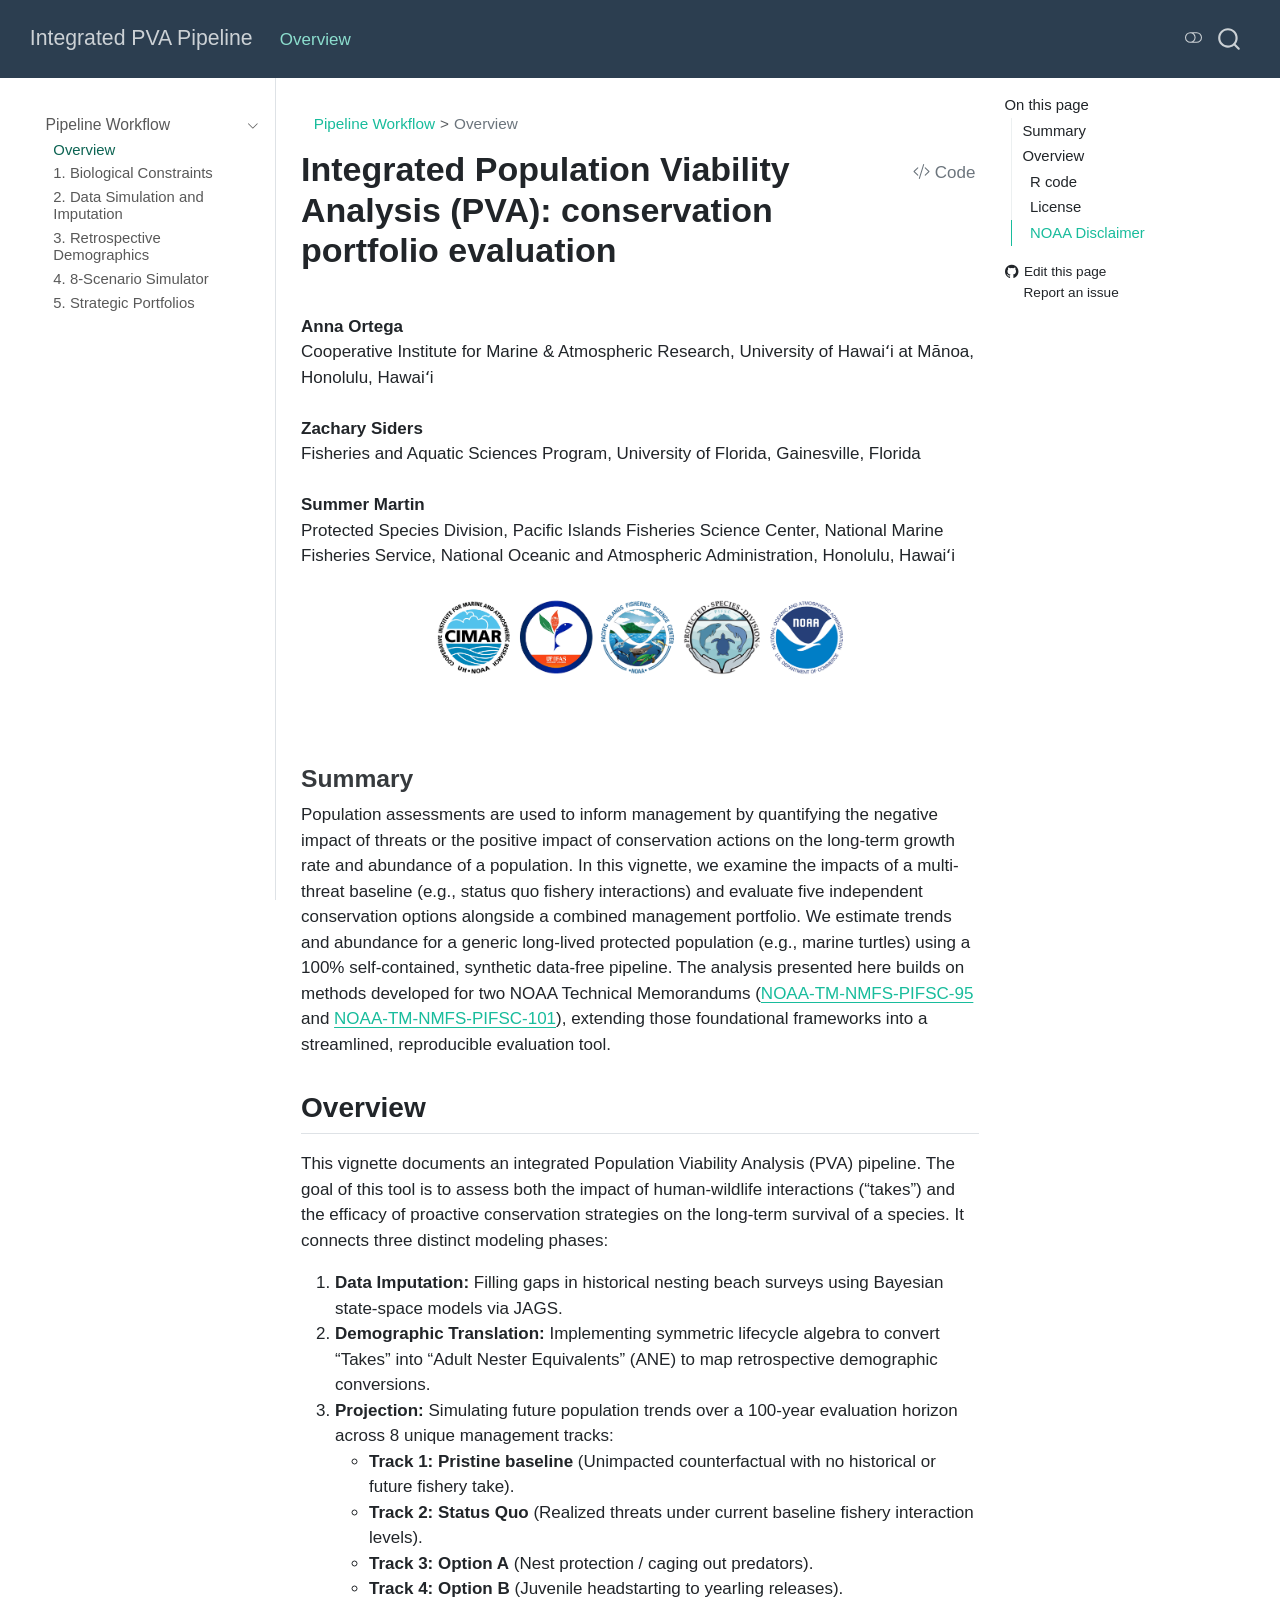
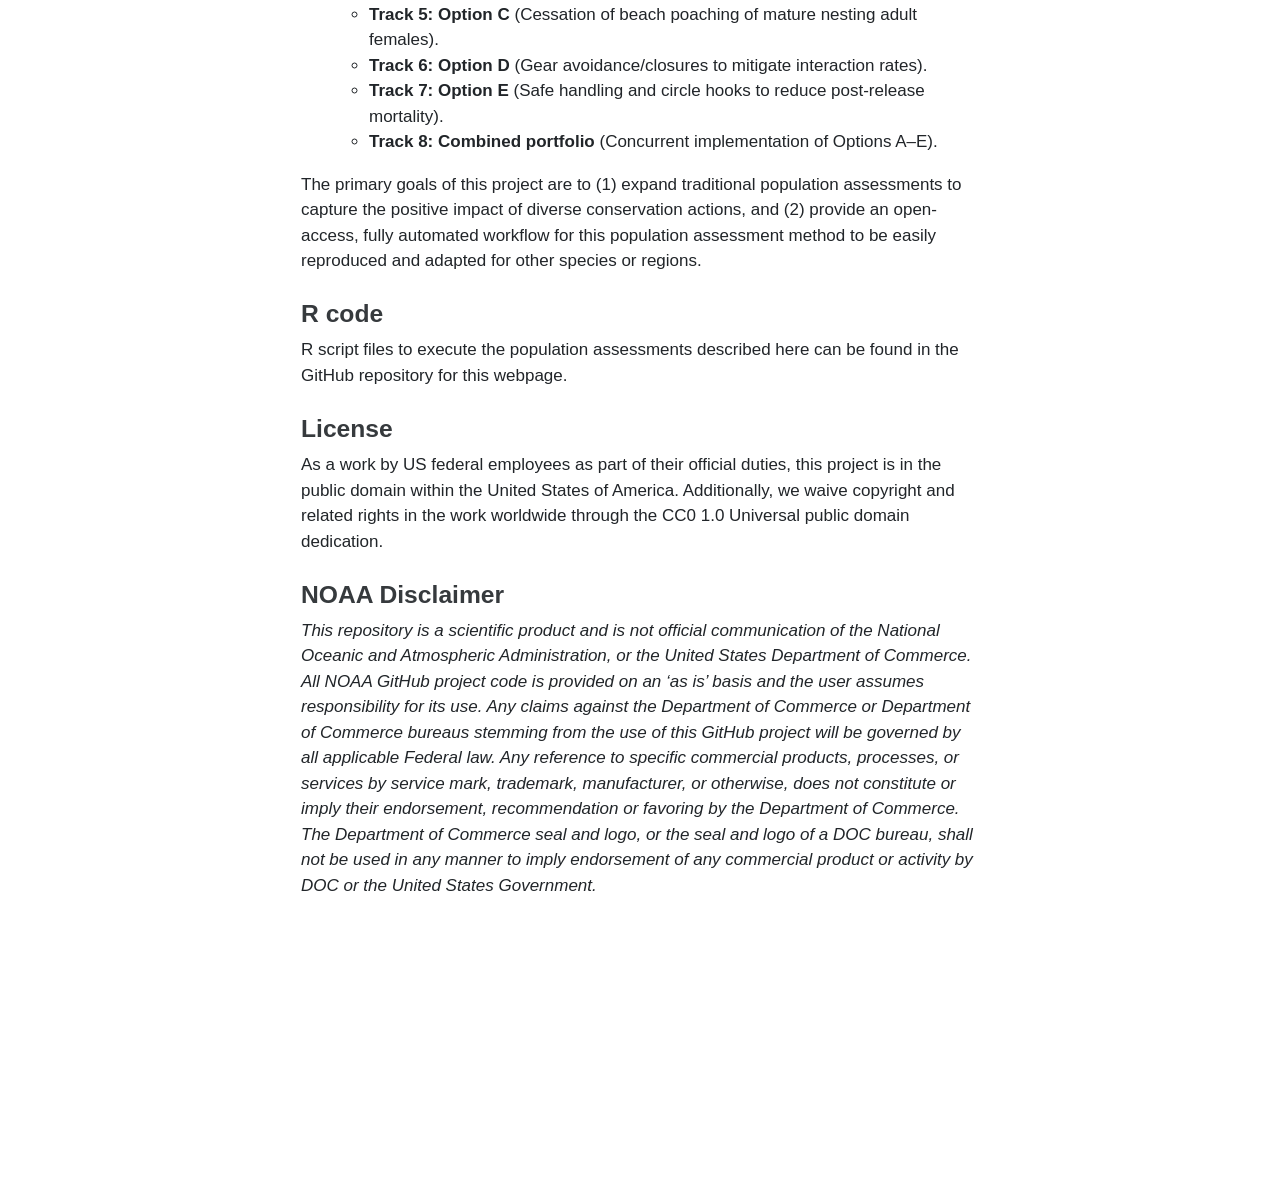
<file: docs/index.html>
<!DOCTYPE html>
<html xmlns="http://www.w3.org/1999/xhtml" lang="en" xml:lang="en"><head>

<meta charset="utf-8">
<meta name="generator" content="quarto-1.9.36">

<meta name="viewport" content="width=device-width, initial-scale=1.0, user-scalable=yes">


<title>Integrated Population Viability Analysis (PVA): conservation portfolio evaluation – Integrated PVA Pipeline</title>
<style>
/* Default styles provided by pandoc.
** See https://pandoc.org/MANUAL.html#variables-for-html for config info.
*/
code{white-space: pre-wrap;}
span.smallcaps{font-variant: small-caps;}
div.columns{display: flex; gap: min(4vw, 1.5em);}
div.column{flex: auto; overflow-x: auto;}
div.hanging-indent{margin-left: 1.5em; text-indent: -1.5em;}
ul.task-list{list-style: none;}
ul.task-list li input[type="checkbox"] {
  width: 0.8em;
  margin: 0 0.8em 0.2em -1em; /* quarto-specific, see https://github.com/quarto-dev/quarto-cli/issues/4556 */ 
  vertical-align: middle;
}
/* CSS for syntax highlighting */
html { -webkit-text-size-adjust: 100%; }
pre > code.sourceCode { white-space: pre; position: relative; }
pre > code.sourceCode > span { display: inline-block; line-height: 1.25; }
pre > code.sourceCode > span:empty { height: 1.2em; }
.sourceCode { overflow: visible; }
code.sourceCode > span { color: inherit; text-decoration: inherit; }
div.sourceCode { margin: 1em 0; }
pre.sourceCode { margin: 0; }
@media screen {
div.sourceCode { overflow: auto; }
}
@media print {
pre > code.sourceCode { white-space: pre-wrap; }
pre > code.sourceCode > span { text-indent: -5em; padding-left: 5em; }
}
pre.numberSource code
  { counter-reset: source-line 0; }
pre.numberSource code > span
  { position: relative; left: -4em; counter-increment: source-line; }
pre.numberSource code > span > a:first-child::before
  { content: counter(source-line);
    position: relative; left: -1em; text-align: right; vertical-align: baseline;
    border: none; display: inline-block;
    -webkit-touch-callout: none; -webkit-user-select: none;
    -khtml-user-select: none; -moz-user-select: none;
    -ms-user-select: none; user-select: none;
    padding: 0 4px; width: 4em;
  }
pre.numberSource { margin-left: 3em;  padding-left: 4px; }
div.sourceCode
  {   }
@media screen {
pre > code.sourceCode > span > a:first-child::before { text-decoration: underline; }
}
</style>


<script src="site_libs/quarto-nav/quarto-nav.js"></script>
<script src="site_libs/clipboard/clipboard.min.js"></script>
<script src="site_libs/quarto-search/autocomplete.umd.js"></script>
<script src="site_libs/quarto-search/fuse.min.js"></script>
<script src="site_libs/quarto-search/quarto-search.js"></script>
<meta name="quarto:offset" content="./">
<script src="site_libs/quarto-html/quarto.js" type="module"></script>
<script src="site_libs/quarto-html/tabsets/tabsets.js" type="module"></script>
<script src="site_libs/quarto-html/popper.min.js"></script>
<script src="site_libs/quarto-html/tippy.umd.min.js"></script>
<script src="site_libs/quarto-html/anchor.min.js"></script>
<link href="site_libs/quarto-html/tippy.css" rel="stylesheet">
<link href="site_libs/quarto-html/quarto-syntax-highlighting-845c23b38eaddc0f92fda52bfe77a8c8.css" rel="stylesheet" class="quarto-color-scheme" id="quarto-text-highlighting-styles">
<link href="site_libs/quarto-html/quarto-syntax-highlighting-dark-f418161beb48e0141c760e455f12af2c.css" rel="stylesheet" class="quarto-color-scheme quarto-color-alternate" id="quarto-text-highlighting-styles">
<link href="site_libs/quarto-html/quarto-syntax-highlighting-845c23b38eaddc0f92fda52bfe77a8c8.css" rel="stylesheet" class="quarto-color-scheme-extra" id="quarto-text-highlighting-styles">
<script src="site_libs/bootstrap/bootstrap.min.js"></script>
<link href="site_libs/bootstrap/bootstrap-icons.css" rel="stylesheet">
<link href="site_libs/bootstrap/bootstrap-edc4e7061c2c7a5ba8a1c034a1440415.min.css" rel="stylesheet" append-hash="true" class="quarto-color-scheme" id="quarto-bootstrap" data-mode="light">
<link href="site_libs/bootstrap/bootstrap-dark-89a05430e756aaca534b0ec7f0289466.min.css" rel="stylesheet" append-hash="true" class="quarto-color-scheme quarto-color-alternate" id="quarto-bootstrap" data-mode="dark">
<link href="site_libs/bootstrap/bootstrap-edc4e7061c2c7a5ba8a1c034a1440415.min.css" rel="stylesheet" append-hash="true" class="quarto-color-scheme-extra" id="quarto-bootstrap" data-mode="light">
<script id="quarto-search-options" type="application/json">{
  "location": "navbar",
  "copy-button": false,
  "collapse-after": 3,
  "panel-placement": "end",
  "type": "overlay",
  "limit": 50,
  "keyboard-shortcut": [
    "f",
    "/",
    "s"
  ],
  "show-item-context": false,
  "language": {
    "search-no-results-text": "No results",
    "search-matching-documents-text": "matching documents",
    "search-copy-link-title": "Copy link to search",
    "search-hide-matches-text": "Hide additional matches",
    "search-more-match-text": "more match in this document",
    "search-more-matches-text": "more matches in this document",
    "search-clear-button-title": "Clear",
    "search-text-placeholder": "",
    "search-detached-cancel-button-title": "Cancel",
    "search-submit-button-title": "Submit",
    "search-label": "Search"
  }
}</script>
<style>html{ scroll-behavior: smooth; }</style>


</head>

<body class="nav-sidebar floating nav-fixed quarto-light"><script id="quarto-html-before-body" type="application/javascript">
    const toggleBodyColorMode = (bsSheetEl) => {
      const mode = bsSheetEl.getAttribute("data-mode");
      const bodyEl = window.document.querySelector("body");
      if (mode === "dark") {
        bodyEl.classList.add("quarto-dark");
        bodyEl.classList.remove("quarto-light");
      } else {
        bodyEl.classList.add("quarto-light");
        bodyEl.classList.remove("quarto-dark");
      }
    }
    const toggleBodyColorPrimary = () => {
      const bsSheetEl = window.document.querySelector("link#quarto-bootstrap:not([rel=disabled-stylesheet])");
      if (bsSheetEl) {
        toggleBodyColorMode(bsSheetEl);
      }
    }
    const setColorSchemeToggle = (alternate) => {
      const toggles = window.document.querySelectorAll('.quarto-color-scheme-toggle');
      for (let i=0; i < toggles.length; i++) {
        const toggle = toggles[i];
        if (toggle) {
          if (alternate) {
            toggle.classList.add("alternate");
          } else {
            toggle.classList.remove("alternate");
          }
        }
      }
    };
    const toggleColorMode = (alternate) => {
      // Switch the stylesheets
      const primaryStylesheets = window.document.querySelectorAll('link.quarto-color-scheme:not(.quarto-color-alternate)');
      const alternateStylesheets = window.document.querySelectorAll('link.quarto-color-scheme.quarto-color-alternate');
      manageTransitions('#quarto-margin-sidebar .nav-link', false);
      if (alternate) {
        // note: dark is layered on light, we don't disable primary!
        enableStylesheet(alternateStylesheets);
        for (const sheetNode of alternateStylesheets) {
          if (sheetNode.id === "quarto-bootstrap") {
            toggleBodyColorMode(sheetNode);
          }
        }
      } else {
        disableStylesheet(alternateStylesheets);
        enableStylesheet(primaryStylesheets)
        toggleBodyColorPrimary();
      }
      manageTransitions('#quarto-margin-sidebar .nav-link', true);
      // Switch the toggles
      setColorSchemeToggle(alternate)
      // Hack to workaround the fact that safari doesn't
      // properly recolor the scrollbar when toggling (#1455)
      if (navigator.userAgent.indexOf('Safari') > 0 && navigator.userAgent.indexOf('Chrome') == -1) {
        manageTransitions("body", false);
        window.scrollTo(0, 1);
        setTimeout(() => {
          window.scrollTo(0, 0);
          manageTransitions("body", true);
        }, 40);
      }
    }
    const disableStylesheet = (stylesheets) => {
      for (let i=0; i < stylesheets.length; i++) {
        const stylesheet = stylesheets[i];
        stylesheet.rel = 'disabled-stylesheet';
      }
    }
    const enableStylesheet = (stylesheets) => {
      for (let i=0; i < stylesheets.length; i++) {
        const stylesheet = stylesheets[i];
        if(stylesheet.rel !== 'stylesheet') { // for Chrome, which will still FOUC without this check
          stylesheet.rel = 'stylesheet';
        }
      }
    }
    const manageTransitions = (selector, allowTransitions) => {
      const els = window.document.querySelectorAll(selector);
      for (let i=0; i < els.length; i++) {
        const el = els[i];
        if (allowTransitions) {
          el.classList.remove('notransition');
        } else {
          el.classList.add('notransition');
        }
      }
    }
    const isFileUrl = () => {
      return window.location.protocol === 'file:';
    }
    const hasAlternateSentinel = () => {
      let styleSentinel = getColorSchemeSentinel();
      if (styleSentinel !== null) {
        return styleSentinel === "alternate";
      } else {
        return false;
      }
    }
    const setStyleSentinel = (alternate) => {
      const value = alternate ? "alternate" : "default";
      if (!isFileUrl()) {
        window.localStorage.setItem("quarto-color-scheme", value);
      } else {
        localAlternateSentinel = value;
      }
    }
    const getColorSchemeSentinel = () => {
      if (!isFileUrl()) {
        const storageValue = window.localStorage.getItem("quarto-color-scheme");
        return storageValue != null ? storageValue : localAlternateSentinel;
      } else {
        return localAlternateSentinel;
      }
    }
    const toggleGiscusIfUsed = (isAlternate, darkModeDefault) => {
      const baseTheme = document.querySelector('#giscus-base-theme')?.value ?? 'light';
      const alternateTheme = document.querySelector('#giscus-alt-theme')?.value ?? 'dark';
      let newTheme = '';
      if(authorPrefersDark) {
        newTheme = isAlternate ? baseTheme : alternateTheme;
      } else {
        newTheme = isAlternate ? alternateTheme : baseTheme;
      }
      const changeGiscusTheme = () => {
        // From: https://github.com/giscus/giscus/issues/336
        const sendMessage = (message) => {
          const iframe = document.querySelector('iframe.giscus-frame');
          if (!iframe) return;
          iframe.contentWindow.postMessage({ giscus: message }, 'https://giscus.app');
        }
        sendMessage({
          setConfig: {
            theme: newTheme
          }
        });
      }
      const isGiscussLoaded = window.document.querySelector('iframe.giscus-frame') !== null;
      if (isGiscussLoaded) {
        changeGiscusTheme();
      }
    };
    const authorPrefersDark = false;
    const darkModeDefault = authorPrefersDark;
      document.querySelector('link#quarto-text-highlighting-styles.quarto-color-scheme-extra').rel = 'disabled-stylesheet';
      document.querySelector('link#quarto-bootstrap.quarto-color-scheme-extra').rel = 'disabled-stylesheet';
    let localAlternateSentinel = darkModeDefault ? 'alternate' : 'default';
    // Dark / light mode switch
    window.quartoToggleColorScheme = () => {
      // Read the current dark / light value
      let toAlternate = !hasAlternateSentinel();
      toggleColorMode(toAlternate);
      setStyleSentinel(toAlternate);
      toggleGiscusIfUsed(toAlternate, darkModeDefault);
      window.dispatchEvent(new Event('resize'));
    };
    // Switch to dark mode if need be
    if (hasAlternateSentinel()) {
      toggleColorMode(true);
    } else {
      toggleColorMode(false);
    }
  </script>

<div id="quarto-search-results"></div>
  <header id="quarto-header" class="headroom fixed-top">
    <nav class="navbar navbar-expand-lg " data-bs-theme="dark">
      <div class="navbar-container container-fluid">
      <div class="navbar-brand-container mx-auto">
    <a class="navbar-brand" href="./index.html">
    <span class="navbar-title">Integrated PVA Pipeline</span>
    </a>
  </div>
            <div id="quarto-search" class="" title="Search"></div>
          <button class="navbar-toggler" type="button" data-bs-toggle="collapse" data-bs-target="#navbarCollapse" aria-controls="navbarCollapse" role="menu" aria-expanded="false" aria-label="Toggle navigation" onclick="if (window.quartoToggleHeadroom) { window.quartoToggleHeadroom(); }">
  <span class="navbar-toggler-icon"></span>
</button>
          <div class="collapse navbar-collapse" id="navbarCollapse">
            <ul class="navbar-nav navbar-nav-scroll me-auto">
  <li class="nav-item">
    <a class="nav-link active" href="./index.html" aria-current="page"> 
<span class="menu-text">Overview</span></a>
  </li>  
</ul>
          </div> <!-- /navcollapse -->
            <div class="quarto-navbar-tools">
  <a href="" class="quarto-color-scheme-toggle quarto-navigation-tool  px-1" onclick="window.quartoToggleColorScheme(); return false;" title="Toggle dark mode"><i class="bi"></i></a>
</div>
      </div> <!-- /container-fluid -->
    </nav>
  <nav class="quarto-secondary-nav">
    <div class="container-fluid d-flex">
      <button type="button" class="quarto-btn-toggle btn" data-bs-toggle="collapse" role="button" data-bs-target=".quarto-sidebar-collapse-item" aria-controls="quarto-sidebar" aria-expanded="false" aria-label="Toggle sidebar navigation" onclick="if (window.quartoToggleHeadroom) { window.quartoToggleHeadroom(); }">
        <i class="bi bi-layout-text-sidebar-reverse"></i>
      </button>
        <nav class="quarto-page-breadcrumbs" aria-label="breadcrumb"><ol class="breadcrumb"><li class="breadcrumb-item"><a href="./index.html">Pipeline Workflow</a></li><li class="breadcrumb-item"><a href="./index.html">Overview</a></li></ol></nav>
        <a class="flex-grow-1" role="navigation" data-bs-toggle="collapse" data-bs-target=".quarto-sidebar-collapse-item" aria-controls="quarto-sidebar" aria-expanded="false" aria-label="Toggle sidebar navigation" onclick="if (window.quartoToggleHeadroom) { window.quartoToggleHeadroom(); }">      
        </a>
    </div>
  </nav>
</header>
<!-- content -->
<div id="quarto-content" class="quarto-container page-columns page-rows-contents page-layout-article page-navbar">
<!-- sidebar -->
  <nav id="quarto-sidebar" class="sidebar collapse collapse-horizontal quarto-sidebar-collapse-item sidebar-navigation floating overflow-auto">
    <div class="sidebar-menu-container"> 
    <ul class="list-unstyled mt-1">
        <li class="sidebar-item sidebar-item-section">
      <div class="sidebar-item-container"> 
            <a class="sidebar-item-text sidebar-link text-start" data-bs-toggle="collapse" data-bs-target="#quarto-sidebar-section-1" role="navigation" aria-expanded="true">
 <span class="menu-text">Pipeline Workflow</span></a>
          <a class="sidebar-item-toggle text-start" data-bs-toggle="collapse" data-bs-target="#quarto-sidebar-section-1" role="navigation" aria-expanded="true" aria-label="Toggle section">
            <i class="bi bi-chevron-right ms-2"></i>
          </a> 
      </div>
      <ul id="quarto-sidebar-section-1" class="collapse list-unstyled sidebar-section depth1 show">  
          <li class="sidebar-item">
  <div class="sidebar-item-container"> 
  <a href="./index.html" class="sidebar-item-text sidebar-link active">
 <span class="menu-text">Overview</span></a>
  </div>
</li>
          <li class="sidebar-item">
  <div class="sidebar-item-container"> 
  <a href="./01-setup.html" class="sidebar-item-text sidebar-link">
 <span class="menu-text">1. Biological Constraints</span></a>
  </div>
</li>
          <li class="sidebar-item">
  <div class="sidebar-item-container"> 
  <a href="./02-data.html" class="sidebar-item-text sidebar-link">
 <span class="menu-text">2. Data Simulation and Imputation</span></a>
  </div>
</li>
          <li class="sidebar-item">
  <div class="sidebar-item-container"> 
  <a href="./03-ane.html" class="sidebar-item-text sidebar-link">
 <span class="menu-text">3. Retrospective Demographics</span></a>
  </div>
</li>
          <li class="sidebar-item">
  <div class="sidebar-item-container"> 
  <a href="./04-sim.html" class="sidebar-item-text sidebar-link">
 <span class="menu-text">4. 8-Scenario Simulator</span></a>
  </div>
</li>
          <li class="sidebar-item">
  <div class="sidebar-item-container"> 
  <a href="./05-outcome.html" class="sidebar-item-text sidebar-link">
 <span class="menu-text">5. Strategic Portfolios</span></a>
  </div>
</li>
      </ul>
  </li>
    </ul>
    </div>
</nav>
<div id="quarto-sidebar-glass" class="quarto-sidebar-collapse-item" data-bs-toggle="collapse" data-bs-target=".quarto-sidebar-collapse-item"></div>
<!-- margin-sidebar -->
    <div id="quarto-margin-sidebar" class="sidebar margin-sidebar">
        <nav id="TOC" role="doc-toc" class="toc-active">
    <h2 id="toc-title">On this page</h2>
   
  <ul>
  <li><a href="#summary" id="toc-summary" class="nav-link active" data-scroll-target="#summary">Summary</a></li>
  <li><a href="#overview" id="toc-overview" class="nav-link" data-scroll-target="#overview">Overview</a>
  <ul class="collapse">
  <li><a href="#r-code" id="toc-r-code" class="nav-link" data-scroll-target="#r-code">R code</a></li>
  <li><a href="#license" id="toc-license" class="nav-link" data-scroll-target="#license">License</a></li>
  <li><a href="#noaa-disclaimer" id="toc-noaa-disclaimer" class="nav-link" data-scroll-target="#noaa-disclaimer">NOAA Disclaimer</a></li>
  </ul></li>
  </ul>
<div class="toc-actions"><ul><li><a href="https://github.com/AnnaOrtega-NOAA/integrated-pva-pipeline/edit/main/index.qmd" class="toc-action"><i class="bi bi-github"></i>Edit this page</a></li><li><a href="https://github.com/AnnaOrtega-NOAA/integrated-pva-pipeline/issues/new" class="toc-action"><i class="bi empty"></i>Report an issue</a></li></ul></div></nav>
    </div>
<!-- main -->
<main class="content" id="quarto-document-content">


<header id="title-block-header" class="quarto-title-block default"><nav class="quarto-page-breadcrumbs quarto-title-breadcrumbs d-none d-lg-block" aria-label="breadcrumb"><ol class="breadcrumb"><li class="breadcrumb-item"><a href="./index.html">Pipeline Workflow</a></li><li class="breadcrumb-item"><a href="./index.html">Overview</a></li></ol></nav>
<div class="quarto-title">
<div class="quarto-title-block"><div><h1 class="title">Integrated Population Viability Analysis (PVA): conservation portfolio evaluation</h1><button type="button" class="btn code-tools-button" id="quarto-code-tools-source"><i class="bi"></i> Code</button></div></div>
</div>



<div class="quarto-title-meta">

    
  
    
  </div>
  


</header>


<div class="line-block"><br>
<strong>Anna Ortega</strong><br>
Cooperative Institute for Marine &amp; Atmospheric Research, University of Hawaiʻi at Mānoa, Honolulu, Hawaiʻi<br>
<br>
<strong>Zachary Siders</strong><br>
Fisheries and Aquatic Sciences Program, University of Florida, Gainesville, Florida<br>
<br>
<strong>Summer Martin</strong><br>
Protected Species Division, Pacific Islands Fisheries Science Center, National Marine Fisheries Service, National Oceanic and Atmospheric Administration, Honolulu, Hawaiʻi<br>
<br>
</div>
<div class="quarto-figure quarto-figure-center">
<figure class="figure">
<p><img src=".\img/logos.png" class="img-fluid quarto-figure quarto-figure-center figure-img" style="width:60.0%"></p>
</figure>
</div>
<div class="line-block"><br>
</div>
<section id="summary" class="level3">
<h3 class="anchored" data-anchor-id="summary">Summary</h3>
<p>Population assessments are used to inform management by quantifying the negative impact of threats or the positive impact of conservation actions on the long-term growth rate and abundance of a population. In this vignette, we examine the impacts of a multi-threat baseline (e.g., status quo fishery interactions) and evaluate five independent conservation options alongside a combined management portfolio. We estimate trends and abundance for a generic long-lived protected population (e.g., marine turtles) using a 100% self-contained, synthetic data-free pipeline. The analysis presented here builds on methods developed for two NOAA Technical Memorandums (<a href="https://repository.library.noaa.gov/view/noaa/23037">NOAA-TM-NMFS-PIFSC-95</a> and <a href="https://repository.library.noaa.gov/view/noaa/24251">NOAA-TM-NMFS-PIFSC-101</a>), extending those foundational frameworks into a streamlined, reproducible evaluation tool.</p>
</section>
<section id="overview" class="level2">
<h2 class="anchored" data-anchor-id="overview">Overview</h2>
<p>This vignette documents an integrated Population Viability Analysis (PVA) pipeline. The goal of this tool is to assess both the impact of human-wildlife interactions (“takes”) and the efficacy of proactive conservation strategies on the long-term survival of a species. It connects three distinct modeling phases:</p>
<ol type="1">
<li><strong>Data Imputation:</strong> Filling gaps in historical nesting beach surveys using Bayesian state-space models via JAGS.</li>
<li><strong>Demographic Translation:</strong> Implementing symmetric lifecycle algebra to convert “Takes” into “Adult Nester Equivalents” (ANE) to map retrospective demographic conversions.</li>
<li><strong>Projection:</strong> Simulating future population trends over a 100-year evaluation horizon across 8 unique management tracks:
<ul>
<li><strong>Track 1: Pristine baseline</strong> (Unimpacted counterfactual with no historical or future fishery take).</li>
<li><strong>Track 2: Status Quo</strong> (Realized threats under current baseline fishery interaction levels).</li>
<li><strong>Track 3: Option A</strong> (Nest protection / caging out predators).</li>
<li><strong>Track 4: Option B</strong> (Juvenile headstarting to yearling releases).</li>
<li><strong>Track 5: Option C</strong> (Cessation of beach poaching of mature nesting adult females).</li>
<li><strong>Track 6: Option D</strong> (Gear avoidance/closures to mitigate interaction rates).</li>
<li><strong>Track 7: Option E</strong> (Safe handling and circle hooks to reduce post-release mortality).</li>
<li><strong>Track 8: Combined portfolio</strong> (Concurrent implementation of Options A–E).</li>
</ul></li>
</ol>
<p>The primary goals of this project are to (1) expand traditional population assessments to capture the positive impact of diverse conservation actions, and (2) provide an open-access, fully automated workflow for this population assessment method to be easily reproduced and adapted for other species or regions.</p>
<section id="r-code" class="level3">
<h3 class="anchored" data-anchor-id="r-code">R code</h3>
<p>R script files to execute the population assessments described here can be found in the GitHub repository for this webpage.</p>
</section>
<section id="license" class="level3">
<h3 class="anchored" data-anchor-id="license">License</h3>
<p>As a work by US federal employees as part of their official duties, this project is in the public domain within the United States of America. Additionally, we waive copyright and related rights in the work worldwide through the CC0 1.0 Universal public domain dedication.</p>
</section>
<section id="noaa-disclaimer" class="level3">
<h3 class="anchored" data-anchor-id="noaa-disclaimer">NOAA Disclaimer</h3>
<p><em>This repository is a scientific product and is not official communication of the National Oceanic and Atmospheric Administration, or the United States Department of Commerce. All NOAA GitHub project code is provided on an ‘as is’ basis and the user assumes responsibility for its use. Any claims against the Department of Commerce or Department of Commerce bureaus stemming from the use of this GitHub project will be governed by all applicable Federal law. Any reference to specific commercial products, processes, or services by service mark, trademark, manufacturer, or otherwise, does not constitute or imply their endorsement, recommendation or favoring by the Department of Commerce. The Department of Commerce seal and logo, or the seal and logo of a DOC bureau, shall not be used in any manner to imply endorsement of any commercial product or activity by DOC or the United States Government.</em></p>
<div class="line-block"><br>
<br>
<br>
<br>
<br>
</div>


<!-- -->

</section>
</section>

</main> <!-- /main -->
<script id="quarto-html-after-body" type="application/javascript">
  window.document.addEventListener("DOMContentLoaded", function (event) {
    // Ensure there is a toggle, if there isn't float one in the top right
    if (window.document.querySelector('.quarto-color-scheme-toggle') === null) {
      const a = window.document.createElement('a');
      a.classList.add('top-right');
      a.classList.add('quarto-color-scheme-toggle');
      a.href = "";
      a.onclick = function() { try { window.quartoToggleColorScheme(); } catch {} return false; };
      const i = window.document.createElement("i");
      i.classList.add('bi');
      a.appendChild(i);
      window.document.body.appendChild(a);
    }
    setColorSchemeToggle(hasAlternateSentinel())
    const icon = "";
    const anchorJS = new window.AnchorJS();
    anchorJS.options = {
      placement: 'right',
      icon: icon
    };
    anchorJS.add('.anchored');
    const isCodeAnnotation = (el) => {
      for (const clz of el.classList) {
        if (clz.startsWith('code-annotation-')) {                     
          return true;
        }
      }
      return false;
    }
    const onCopySuccess = function(e) {
      // button target
      const button = e.trigger;
      // don't keep focus
      button.blur();
      // flash "checked"
      button.classList.add('code-copy-button-checked');
      var currentTitle = button.getAttribute("title");
      button.setAttribute("title", "Copied!");
      let tooltip;
      if (window.bootstrap) {
        button.setAttribute("data-bs-toggle", "tooltip");
        button.setAttribute("data-bs-placement", "left");
        button.setAttribute("data-bs-title", "Copied!");
        tooltip = new bootstrap.Tooltip(button, 
          { trigger: "manual", 
            customClass: "code-copy-button-tooltip",
            offset: [0, -8]});
        tooltip.show();    
      }
      setTimeout(function() {
        if (tooltip) {
          tooltip.hide();
          button.removeAttribute("data-bs-title");
          button.removeAttribute("data-bs-toggle");
          button.removeAttribute("data-bs-placement");
        }
        button.setAttribute("title", currentTitle);
        button.classList.remove('code-copy-button-checked');
      }, 1000);
      // clear code selection
      e.clearSelection();
    }
    const getTextToCopy = function(trigger) {
      const outerScaffold = trigger.parentElement.cloneNode(true);
      const codeEl = outerScaffold.querySelector('code');
      for (const childEl of codeEl.children) {
        if (isCodeAnnotation(childEl)) {
          childEl.remove();
        }
      }
      return codeEl.innerText;
    }
    const clipboard = new window.ClipboardJS('.code-copy-button:not([data-in-quarto-modal])', {
      text: getTextToCopy
    });
    clipboard.on('success', onCopySuccess);
    if (window.document.getElementById('quarto-embedded-source-code-modal')) {
      const clipboardModal = new window.ClipboardJS('.code-copy-button[data-in-quarto-modal]', {
        text: getTextToCopy,
        container: window.document.getElementById('quarto-embedded-source-code-modal')
      });
      clipboardModal.on('success', onCopySuccess);
    }
    const viewSource = window.document.getElementById('quarto-view-source') ||
                       window.document.getElementById('quarto-code-tools-source');
    if (viewSource) {
      const sourceUrl = viewSource.getAttribute("data-quarto-source-url");
      viewSource.addEventListener("click", function(e) {
        if (sourceUrl) {
          // rstudio viewer pane
          if (/\bcapabilities=\b/.test(window.location)) {
            window.open(sourceUrl);
          } else {
            window.location.href = sourceUrl;
          }
        } else {
          const modal = new bootstrap.Modal(document.getElementById('quarto-embedded-source-code-modal'));
          modal.show();
        }
        return false;
      });
    }
    function toggleCodeHandler(show) {
      return function(e) {
        const detailsSrc = window.document.querySelectorAll(".cell > details > .sourceCode");
        for (let i=0; i<detailsSrc.length; i++) {
          const details = detailsSrc[i].parentElement;
          if (show) {
            details.open = true;
          } else {
            details.removeAttribute("open");
          }
        }
        const cellCodeDivs = window.document.querySelectorAll(".cell > .sourceCode");
        const fromCls = show ? "hidden" : "unhidden";
        const toCls = show ? "unhidden" : "hidden";
        for (let i=0; i<cellCodeDivs.length; i++) {
          const codeDiv = cellCodeDivs[i];
          if (codeDiv.classList.contains(fromCls)) {
            codeDiv.classList.remove(fromCls);
            codeDiv.classList.add(toCls);
          } 
        }
        return false;
      }
    }
    const hideAllCode = window.document.getElementById("quarto-hide-all-code");
    if (hideAllCode) {
      hideAllCode.addEventListener("click", toggleCodeHandler(false));
    }
    const showAllCode = window.document.getElementById("quarto-show-all-code");
    if (showAllCode) {
      showAllCode.addEventListener("click", toggleCodeHandler(true));
    }
      var localhostRegex = new RegExp(/^(?:http|https):\/\/localhost\:?[0-9]*\//);
      var mailtoRegex = new RegExp(/^mailto:/);
        var filterRegex = new RegExp("https:\/\/annaortega-noaa\.github\.io\/integrated-pva-pipeline");
      var isInternal = (href) => {
          return filterRegex.test(href) || localhostRegex.test(href) || mailtoRegex.test(href);
      }
      // Inspect non-navigation links and adorn them if external
     var links = window.document.querySelectorAll('a[href]:not(.nav-link):not(.navbar-brand):not(.toc-action):not(.sidebar-link):not(.sidebar-item-toggle):not(.pagination-link):not(.no-external):not([aria-hidden]):not(.dropdown-item):not(.quarto-navigation-tool):not(.about-link)');
      for (var i=0; i<links.length; i++) {
        const link = links[i];
        if (!isInternal(link.href)) {
          // undo the damage that might have been done by quarto-nav.js in the case of
          // links that we want to consider external
          if (link.dataset.originalHref !== undefined) {
            link.href = link.dataset.originalHref;
          }
        }
      }
    function tippyHover(el, contentFn, onTriggerFn, onUntriggerFn) {
      const config = {
        allowHTML: true,
        maxWidth: 500,
        delay: 100,
        arrow: false,
        appendTo: function(el) {
            return el.parentElement;
        },
        interactive: true,
        interactiveBorder: 10,
        theme: 'quarto',
        placement: 'bottom-start',
      };
      if (contentFn) {
        config.content = contentFn;
      }
      if (onTriggerFn) {
        config.onTrigger = onTriggerFn;
      }
      if (onUntriggerFn) {
        config.onUntrigger = onUntriggerFn;
      }
      window.tippy(el, config); 
    }
    const noterefs = window.document.querySelectorAll('a[role="doc-noteref"]');
    for (var i=0; i<noterefs.length; i++) {
      const ref = noterefs[i];
      tippyHover(ref, function() {
        // use id or data attribute instead here
        let href = ref.getAttribute('data-footnote-href') || ref.getAttribute('href');
        try { href = new URL(href).hash; } catch {}
        const id = href.replace(/^#\/?/, "");
        const note = window.document.getElementById(id);
        if (note) {
          return note.innerHTML;
        } else {
          return "";
        }
      });
    }
    const xrefs = window.document.querySelectorAll('a.quarto-xref');
    const processXRef = (id, note) => {
      // Strip column container classes
      const stripColumnClz = (el) => {
        el.classList.remove("page-full", "page-columns");
        if (el.children) {
          for (const child of el.children) {
            stripColumnClz(child);
          }
        }
      }
      stripColumnClz(note)
      if (id === null || id.startsWith('sec-')) {
        // Special case sections, only their first couple elements
        const container = document.createElement("div");
        if (note.children && note.children.length > 2) {
          container.appendChild(note.children[0].cloneNode(true));
          for (let i = 1; i < note.children.length; i++) {
            const child = note.children[i];
            if (child.tagName === "P" && child.innerText === "") {
              continue;
            } else {
              container.appendChild(child.cloneNode(true));
              break;
            }
          }
          if (window.Quarto?.typesetMath) {
            window.Quarto.typesetMath(container);
          }
          return container.innerHTML
        } else {
          if (window.Quarto?.typesetMath) {
            window.Quarto.typesetMath(note);
          }
          return note.innerHTML;
        }
      } else {
        // Remove any anchor links if they are present
        const anchorLink = note.querySelector('a.anchorjs-link');
        if (anchorLink) {
          anchorLink.remove();
        }
        if (window.Quarto?.typesetMath) {
          window.Quarto.typesetMath(note);
        }
        if (note.classList.contains("callout")) {
          return note.outerHTML;
        } else {
          return note.innerHTML;
        }
      }
    }
    for (var i=0; i<xrefs.length; i++) {
      const xref = xrefs[i];
      tippyHover(xref, undefined, function(instance) {
        instance.disable();
        let url = xref.getAttribute('href');
        let hash = undefined; 
        if (url.startsWith('#')) {
          hash = url;
        } else {
          try { hash = new URL(url).hash; } catch {}
        }
        if (hash) {
          const id = hash.replace(/^#\/?/, "");
          const note = window.document.getElementById(id);
          if (note !== null) {
            try {
              const html = processXRef(id, note.cloneNode(true));
              instance.setContent(html);
            } finally {
              instance.enable();
              instance.show();
            }
          } else {
            // See if we can fetch this
            fetch(url.split('#')[0])
            .then(res => res.text())
            .then(html => {
              const parser = new DOMParser();
              const htmlDoc = parser.parseFromString(html, "text/html");
              const note = htmlDoc.getElementById(id);
              if (note !== null) {
                const html = processXRef(id, note);
                instance.setContent(html);
              } 
            }).finally(() => {
              instance.enable();
              instance.show();
            });
          }
        } else {
          // See if we can fetch a full url (with no hash to target)
          // This is a special case and we should probably do some content thinning / targeting
          fetch(url)
          .then(res => res.text())
          .then(html => {
            const parser = new DOMParser();
            const htmlDoc = parser.parseFromString(html, "text/html");
            const note = htmlDoc.querySelector('main.content');
            if (note !== null) {
              // This should only happen for chapter cross references
              // (since there is no id in the URL)
              // remove the first header
              if (note.children.length > 0 && note.children[0].tagName === "HEADER") {
                note.children[0].remove();
              }
              const html = processXRef(null, note);
              instance.setContent(html);
            } 
          }).finally(() => {
            instance.enable();
            instance.show();
          });
        }
      }, function(instance) {
      });
    }
        let selectedAnnoteEl;
        const selectorForAnnotation = ( cell, annotation) => {
          let cellAttr = 'data-code-cell="' + cell + '"';
          let lineAttr = 'data-code-annotation="' +  annotation + '"';
          const selector = 'span[' + cellAttr + '][' + lineAttr + ']';
          return selector;
        }
        const selectCodeLines = (annoteEl) => {
          const doc = window.document;
          const targetCell = annoteEl.getAttribute("data-target-cell");
          const targetAnnotation = annoteEl.getAttribute("data-target-annotation");
          const annoteSpan = window.document.querySelector(selectorForAnnotation(targetCell, targetAnnotation));
          const lines = annoteSpan.getAttribute("data-code-lines").split(",");
          const lineIds = lines.map((line) => {
            return targetCell + "-" + line;
          })
          let top = null;
          let height = null;
          let parent = null;
          if (lineIds.length > 0) {
              //compute the position of the single el (top and bottom and make a div)
              const el = window.document.getElementById(lineIds[0]);
              top = el.offsetTop;
              height = el.offsetHeight;
              parent = el.parentElement.parentElement;
            if (lineIds.length > 1) {
              const lastEl = window.document.getElementById(lineIds[lineIds.length - 1]);
              const bottom = lastEl.offsetTop + lastEl.offsetHeight;
              height = bottom - top;
            }
            if (top !== null && height !== null && parent !== null) {
              // cook up a div (if necessary) and position it 
              let div = window.document.getElementById("code-annotation-line-highlight");
              if (div === null) {
                div = window.document.createElement("div");
                div.setAttribute("id", "code-annotation-line-highlight");
                div.style.position = 'absolute';
                parent.appendChild(div);
              }
              div.style.top = top - 2 + "px";
              div.style.height = height + 4 + "px";
              div.style.left = 0;
              let gutterDiv = window.document.getElementById("code-annotation-line-highlight-gutter");
              if (gutterDiv === null) {
                gutterDiv = window.document.createElement("div");
                gutterDiv.setAttribute("id", "code-annotation-line-highlight-gutter");
                gutterDiv.style.position = 'absolute';
                const codeCell = window.document.getElementById(targetCell);
                const gutter = codeCell.querySelector('.code-annotation-gutter');
                gutter.appendChild(gutterDiv);
              }
              gutterDiv.style.top = top - 2 + "px";
              gutterDiv.style.height = height + 4 + "px";
            }
            selectedAnnoteEl = annoteEl;
          }
        };
        const unselectCodeLines = () => {
          const elementsIds = ["code-annotation-line-highlight", "code-annotation-line-highlight-gutter"];
          elementsIds.forEach((elId) => {
            const div = window.document.getElementById(elId);
            if (div) {
              div.remove();
            }
          });
          selectedAnnoteEl = undefined;
        };
          // Handle positioning of the toggle
      window.addEventListener(
        "resize",
        throttle(() => {
          elRect = undefined;
          if (selectedAnnoteEl) {
            selectCodeLines(selectedAnnoteEl);
          }
        }, 10)
      );
      function throttle(fn, ms) {
      let throttle = false;
      let timer;
        return (...args) => {
          if(!throttle) { // first call gets through
              fn.apply(this, args);
              throttle = true;
          } else { // all the others get throttled
              if(timer) clearTimeout(timer); // cancel #2
              timer = setTimeout(() => {
                fn.apply(this, args);
                timer = throttle = false;
              }, ms);
          }
        };
      }
        // Attach click handler to the DT
        const annoteDls = window.document.querySelectorAll('dt[data-target-cell]');
        for (const annoteDlNode of annoteDls) {
          annoteDlNode.addEventListener('click', (event) => {
            const clickedEl = event.target;
            if (clickedEl !== selectedAnnoteEl) {
              unselectCodeLines();
              const activeEl = window.document.querySelector('dt[data-target-cell].code-annotation-active');
              if (activeEl) {
                activeEl.classList.remove('code-annotation-active');
              }
              selectCodeLines(clickedEl);
              clickedEl.classList.add('code-annotation-active');
            } else {
              // Unselect the line
              unselectCodeLines();
              clickedEl.classList.remove('code-annotation-active');
            }
          });
        }
    const findCites = (el) => {
      const parentEl = el.parentElement;
      if (parentEl) {
        const cites = parentEl.dataset.cites;
        if (cites) {
          return {
            el,
            cites: cites.split(' ')
          };
        } else {
          return findCites(el.parentElement)
        }
      } else {
        return undefined;
      }
    };
    var bibliorefs = window.document.querySelectorAll('a[role="doc-biblioref"]');
    for (var i=0; i<bibliorefs.length; i++) {
      const ref = bibliorefs[i];
      const citeInfo = findCites(ref);
      if (citeInfo) {
        tippyHover(citeInfo.el, function() {
          var popup = window.document.createElement('div');
          citeInfo.cites.forEach(function(cite) {
            var citeDiv = window.document.createElement('div');
            citeDiv.classList.add('hanging-indent');
            citeDiv.classList.add('csl-entry');
            var biblioDiv = window.document.getElementById('ref-' + cite);
            if (biblioDiv) {
              citeDiv.innerHTML = biblioDiv.innerHTML;
            }
            popup.appendChild(citeDiv);
          });
          return popup.innerHTML;
        });
      }
    }
  });
  </script><div class="modal fade" id="quarto-embedded-source-code-modal" tabindex="-1" aria-labelledby="quarto-embedded-source-code-modal-label" aria-hidden="true"><div class="modal-dialog modal-dialog-scrollable"><div class="modal-content"><div class="modal-header"><h5 class="modal-title" id="quarto-embedded-source-code-modal-label">Source Code</h5><button class="btn-close" data-bs-dismiss="modal"></button></div><div class="modal-body"><div class="">
<div class="code-copy-outer-scaffold"><div class="sourceCode" id="cb1" data-shortcodes="false"><pre class="sourceCode markdown code-with-copy"><code class="sourceCode markdown"><span id="cb1-1"><a href="#cb1-1" aria-hidden="true" tabindex="-1"></a><span class="co">---</span></span>
<span id="cb1-2"><a href="#cb1-2" aria-hidden="true" tabindex="-1"></a><span class="an">title:</span><span class="co"> "Integrated Population Viability Analysis (PVA): conservation portfolio evaluation"</span></span>
<span id="cb1-3"><a href="#cb1-3" aria-hidden="true" tabindex="-1"></a><span class="an">format:</span><span class="co"> html</span></span>
<span id="cb1-4"><a href="#cb1-4" aria-hidden="true" tabindex="-1"></a><span class="an">editor:</span><span class="co"> visual</span></span>
<span id="cb1-5"><a href="#cb1-5" aria-hidden="true" tabindex="-1"></a><span class="co">---</span></span>
<span id="cb1-6"><a href="#cb1-6" aria-hidden="true" tabindex="-1"></a></span>
<span id="cb1-7"><a href="#cb1-7" aria-hidden="true" tabindex="-1"></a><span class="pp">|</span> </span>
<span id="cb1-8"><a href="#cb1-8" aria-hidden="true" tabindex="-1"></a><span class="pp">|</span> **Anna Ortega**</span>
<span id="cb1-9"><a href="#cb1-9" aria-hidden="true" tabindex="-1"></a><span class="pp">|</span> Cooperative Institute for Marine &amp; Atmospheric Research, University of Hawaiʻi at Mānoa, Honolulu, Hawaiʻi</span>
<span id="cb1-10"><a href="#cb1-10" aria-hidden="true" tabindex="-1"></a><span class="pp">|</span> </span>
<span id="cb1-11"><a href="#cb1-11" aria-hidden="true" tabindex="-1"></a><span class="pp">|</span> **Zachary Siders**</span>
<span id="cb1-12"><a href="#cb1-12" aria-hidden="true" tabindex="-1"></a><span class="pp">|</span> Fisheries and Aquatic Sciences Program, University of Florida, Gainesville, Florida</span>
<span id="cb1-13"><a href="#cb1-13" aria-hidden="true" tabindex="-1"></a><span class="pp">|</span> </span>
<span id="cb1-14"><a href="#cb1-14" aria-hidden="true" tabindex="-1"></a><span class="pp">|</span> **Summer Martin**</span>
<span id="cb1-15"><a href="#cb1-15" aria-hidden="true" tabindex="-1"></a><span class="pp">|</span> Protected Species Division, Pacific Islands Fisheries Science Center, National Marine Fisheries Service, National Oceanic and Atmospheric Administration, Honolulu, Hawaiʻi</span>
<span id="cb1-16"><a href="#cb1-16" aria-hidden="true" tabindex="-1"></a><span class="pp">|</span> </span>
<span id="cb1-17"><a href="#cb1-17" aria-hidden="true" tabindex="-1"></a><span class="pp">|</span> </span>
<span id="cb1-18"><a href="#cb1-18" aria-hidden="true" tabindex="-1"></a></span>
<span id="cb1-19"><a href="#cb1-19" aria-hidden="true" tabindex="-1"></a><span class="al">![](/img/logos.png)</span>{width="60%" fig-align="center"}</span>
<span id="cb1-20"><a href="#cb1-20" aria-hidden="true" tabindex="-1"></a></span>
<span id="cb1-21"><a href="#cb1-21" aria-hidden="true" tabindex="-1"></a><span class="pp">|</span> </span>
<span id="cb1-22"><a href="#cb1-22" aria-hidden="true" tabindex="-1"></a><span class="pp">|</span> </span>
<span id="cb1-23"><a href="#cb1-23" aria-hidden="true" tabindex="-1"></a></span>
<span id="cb1-24"><a href="#cb1-24" aria-hidden="true" tabindex="-1"></a><span class="fu">### Summary</span></span>
<span id="cb1-25"><a href="#cb1-25" aria-hidden="true" tabindex="-1"></a></span>
<span id="cb1-26"><a href="#cb1-26" aria-hidden="true" tabindex="-1"></a>Population assessments are used to inform management by quantifying the negative impact of threats or the positive impact of conservation actions on the long-term growth rate and abundance of a population. In this vignette, we examine the impacts of a multi-threat baseline (e.g., status quo fishery interactions) and evaluate five independent conservation options alongside a combined management portfolio. We estimate trends and abundance for a generic long-lived protected population (e.g., marine turtles) using a 100% self-contained, synthetic data-free pipeline. The analysis presented here builds on methods developed for two NOAA Technical Memorandums (<span class="co">[</span><span class="ot">NOAA-TM-NMFS-PIFSC-95</span><span class="co">](https://repository.library.noaa.gov/view/noaa/23037)</span> and <span class="co">[</span><span class="ot">NOAA-TM-NMFS-PIFSC-101</span><span class="co">](https://repository.library.noaa.gov/view/noaa/24251)</span>), extending those foundational frameworks into a streamlined, reproducible evaluation tool.</span>
<span id="cb1-27"><a href="#cb1-27" aria-hidden="true" tabindex="-1"></a></span>
<span id="cb1-28"><a href="#cb1-28" aria-hidden="true" tabindex="-1"></a><span class="fu">## Overview</span></span>
<span id="cb1-29"><a href="#cb1-29" aria-hidden="true" tabindex="-1"></a></span>
<span id="cb1-30"><a href="#cb1-30" aria-hidden="true" tabindex="-1"></a>This vignette documents an integrated Population Viability Analysis (PVA) pipeline. The goal of this tool is to assess both the impact of human-wildlife interactions ("takes") and the efficacy of proactive conservation strategies on the long-term survival of a species. It connects three distinct modeling phases:</span>
<span id="cb1-31"><a href="#cb1-31" aria-hidden="true" tabindex="-1"></a></span>
<span id="cb1-32"><a href="#cb1-32" aria-hidden="true" tabindex="-1"></a><span class="ss">1.  </span>**Data Imputation:** Filling gaps in historical nesting beach surveys using Bayesian state-space models via JAGS.</span>
<span id="cb1-33"><a href="#cb1-33" aria-hidden="true" tabindex="-1"></a><span class="ss">2.  </span>**Demographic Translation:** Implementing symmetric lifecycle algebra to convert "Takes" into "Adult Nester Equivalents" (ANE) to map retrospective demographic conversions.</span>
<span id="cb1-34"><a href="#cb1-34" aria-hidden="true" tabindex="-1"></a><span class="ss">3.  </span>**Projection:** Simulating future population trends over a 100-year evaluation horizon across 8 unique management tracks:</span>
<span id="cb1-35"><a href="#cb1-35" aria-hidden="true" tabindex="-1"></a><span class="ss">    - </span>**Track 1: Pristine baseline** (Unimpacted counterfactual with no historical or future fishery take).</span>
<span id="cb1-36"><a href="#cb1-36" aria-hidden="true" tabindex="-1"></a><span class="ss">    - </span>**Track 2: Status Quo** (Realized threats under current baseline fishery interaction levels).</span>
<span id="cb1-37"><a href="#cb1-37" aria-hidden="true" tabindex="-1"></a><span class="ss">    - </span>**Track 3: Option A** (Nest protection / caging out predators).</span>
<span id="cb1-38"><a href="#cb1-38" aria-hidden="true" tabindex="-1"></a><span class="ss">    - </span>**Track 4: Option B** (Juvenile headstarting to yearling releases).</span>
<span id="cb1-39"><a href="#cb1-39" aria-hidden="true" tabindex="-1"></a><span class="ss">    - </span>**Track 5: Option C** (Cessation of beach poaching of mature nesting adult females).</span>
<span id="cb1-40"><a href="#cb1-40" aria-hidden="true" tabindex="-1"></a><span class="ss">    - </span>**Track 6: Option D** (Gear avoidance/closures to mitigate interaction rates).</span>
<span id="cb1-41"><a href="#cb1-41" aria-hidden="true" tabindex="-1"></a><span class="ss">    - </span>**Track 7: Option E** (Safe handling and circle hooks to reduce post-release mortality).</span>
<span id="cb1-42"><a href="#cb1-42" aria-hidden="true" tabindex="-1"></a><span class="ss">    - </span>**Track 8: Combined portfolio** (Concurrent implementation of Options A–E).</span>
<span id="cb1-43"><a href="#cb1-43" aria-hidden="true" tabindex="-1"></a></span>
<span id="cb1-44"><a href="#cb1-44" aria-hidden="true" tabindex="-1"></a>The primary goals of this project are to (1) expand traditional population assessments to capture the positive impact of diverse conservation actions, and (2) provide an open-access, fully automated workflow for this population assessment method to be easily reproduced and adapted for other species or regions.</span>
<span id="cb1-45"><a href="#cb1-45" aria-hidden="true" tabindex="-1"></a></span>
<span id="cb1-46"><a href="#cb1-46" aria-hidden="true" tabindex="-1"></a><span class="fu">### R code</span></span>
<span id="cb1-47"><a href="#cb1-47" aria-hidden="true" tabindex="-1"></a></span>
<span id="cb1-48"><a href="#cb1-48" aria-hidden="true" tabindex="-1"></a>R script files to execute the population assessments described here can be found in the GitHub repository for this webpage.</span>
<span id="cb1-49"><a href="#cb1-49" aria-hidden="true" tabindex="-1"></a></span>
<span id="cb1-50"><a href="#cb1-50" aria-hidden="true" tabindex="-1"></a><span class="fu">### License</span></span>
<span id="cb1-51"><a href="#cb1-51" aria-hidden="true" tabindex="-1"></a></span>
<span id="cb1-52"><a href="#cb1-52" aria-hidden="true" tabindex="-1"></a>As a work by US federal employees as part of their official duties, this project is in the public domain within the United States of America. Additionally, we waive copyright and related rights in the work worldwide through the CC0 1.0 Universal public domain dedication.</span>
<span id="cb1-53"><a href="#cb1-53" aria-hidden="true" tabindex="-1"></a></span>
<span id="cb1-54"><a href="#cb1-54" aria-hidden="true" tabindex="-1"></a><span class="fu">### NOAA Disclaimer</span></span>
<span id="cb1-55"><a href="#cb1-55" aria-hidden="true" tabindex="-1"></a></span>
<span id="cb1-56"><a href="#cb1-56" aria-hidden="true" tabindex="-1"></a>*This repository is a scientific product and is not official communication of the National Oceanic and Atmospheric Administration, or the United States Department of Commerce. All NOAA GitHub project code is provided on an 'as is' basis and the user assumes responsibility for its use. Any claims against the Department of Commerce or Department of Commerce bureaus stemming from the use of this GitHub project will be governed by all applicable Federal law. Any reference to specific commercial products, processes, or services by service mark, trademark, manufacturer, or otherwise, does not constitute or imply their endorsement, recommendation or favoring by the Department of Commerce. The Department of Commerce seal and logo, or the seal and logo of a DOC bureau, shall not be used in any manner to imply endorsement of any commercial product or activity by DOC or the United States Government.*</span>
<span id="cb1-57"><a href="#cb1-57" aria-hidden="true" tabindex="-1"></a></span>
<span id="cb1-58"><a href="#cb1-58" aria-hidden="true" tabindex="-1"></a><span class="pp">|</span> </span>
<span id="cb1-59"><a href="#cb1-59" aria-hidden="true" tabindex="-1"></a><span class="pp">|</span> </span>
<span id="cb1-60"><a href="#cb1-60" aria-hidden="true" tabindex="-1"></a><span class="pp">|</span> </span>
<span id="cb1-61"><a href="#cb1-61" aria-hidden="true" tabindex="-1"></a><span class="pp">|</span> </span>
<span id="cb1-62"><a href="#cb1-62" aria-hidden="true" tabindex="-1"></a><span class="pp">|</span> </span>
<span id="cb1-63"><a href="#cb1-63" aria-hidden="true" tabindex="-1"></a><span class="pp">|</span> </span></code></pre></div><button title="Copy to Clipboard" class="code-copy-button" data-in-quarto-modal=""><i class="bi"></i></button></div>
</div></div></div></div></div>
</div> <!-- /content -->




<footer class="footer"><div class="nav-footer"><div class="nav-footer-center"><div class="toc-actions d-sm-block d-md-none"><ul><li><a href="https://github.com/AnnaOrtega-NOAA/integrated-pva-pipeline/edit/main/index.qmd" class="toc-action"><i class="bi bi-github"></i>Edit this page</a></li><li><a href="https://github.com/AnnaOrtega-NOAA/integrated-pva-pipeline/issues/new" class="toc-action"><i class="bi empty"></i>Report an issue</a></li></ul></div></div></div></footer><script src="site_libs/quarto-html/zenscroll-min.js"></script>
</body></html>
</file>
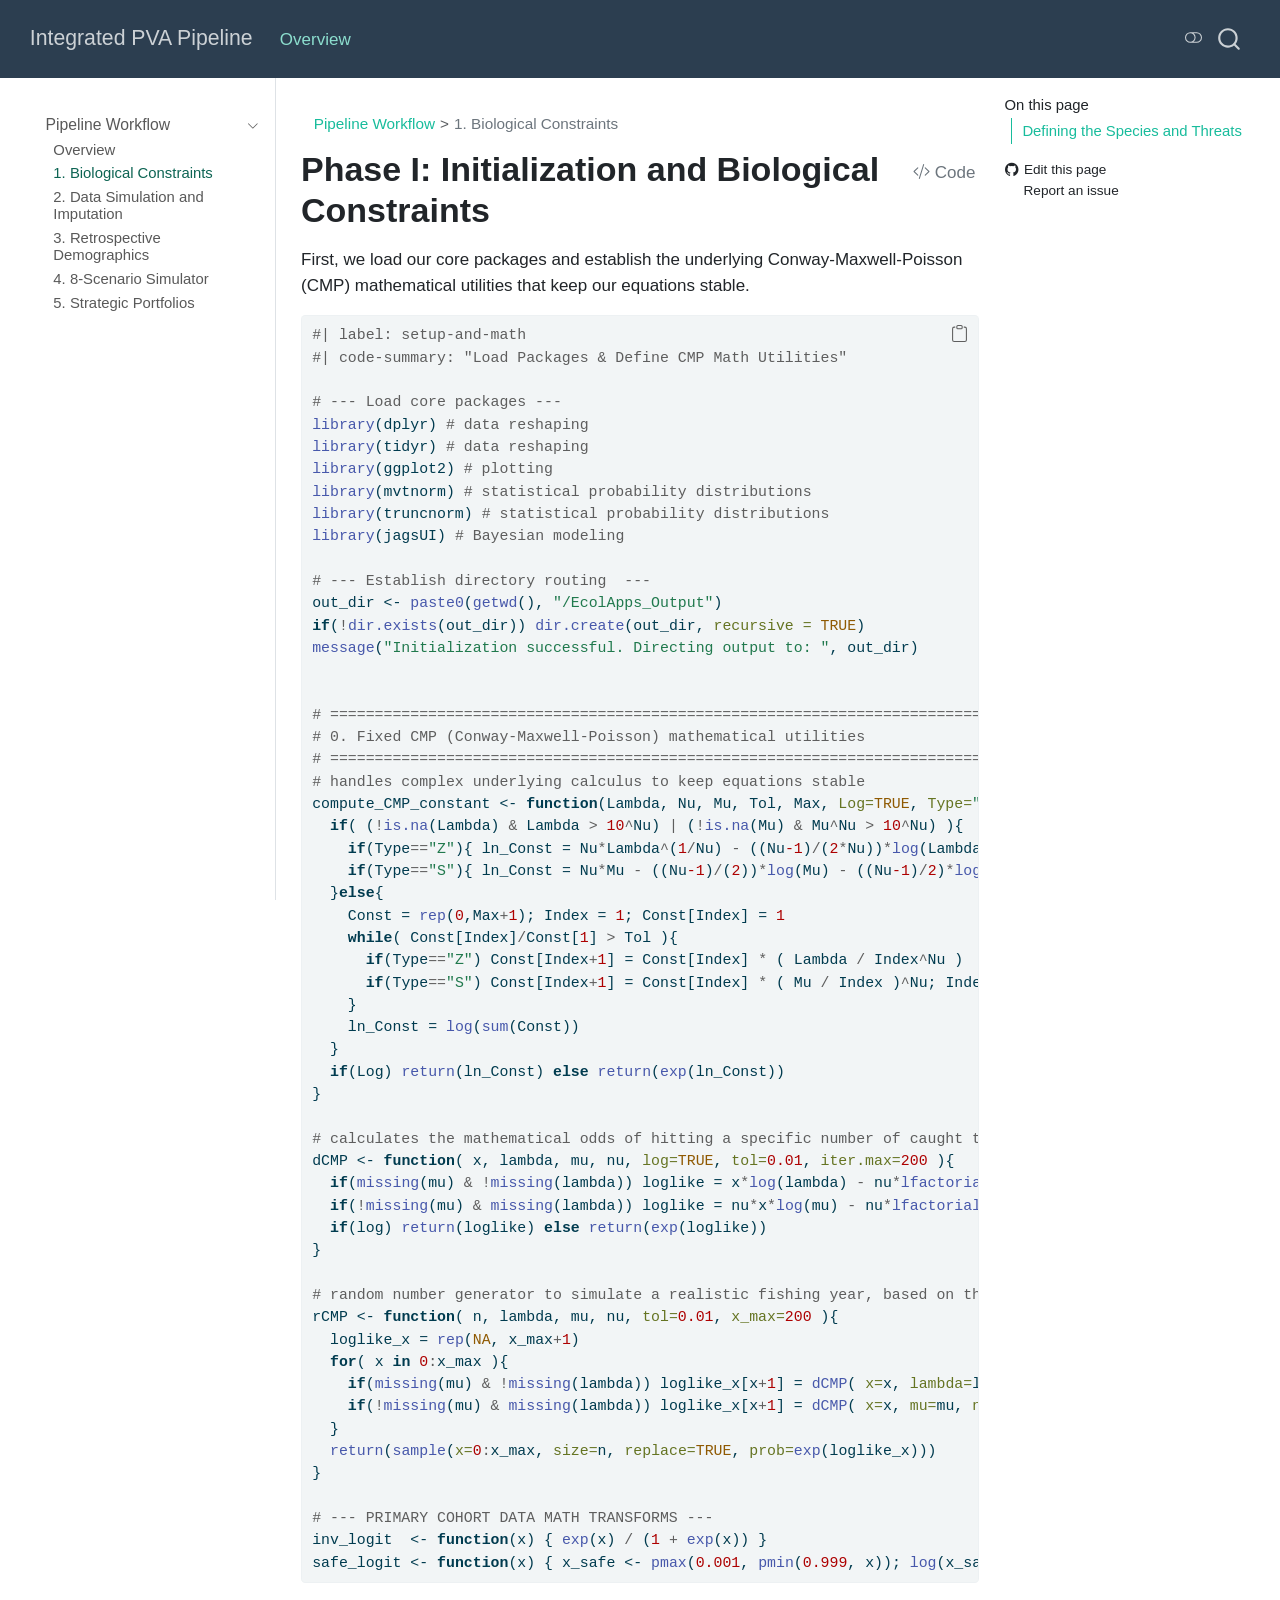
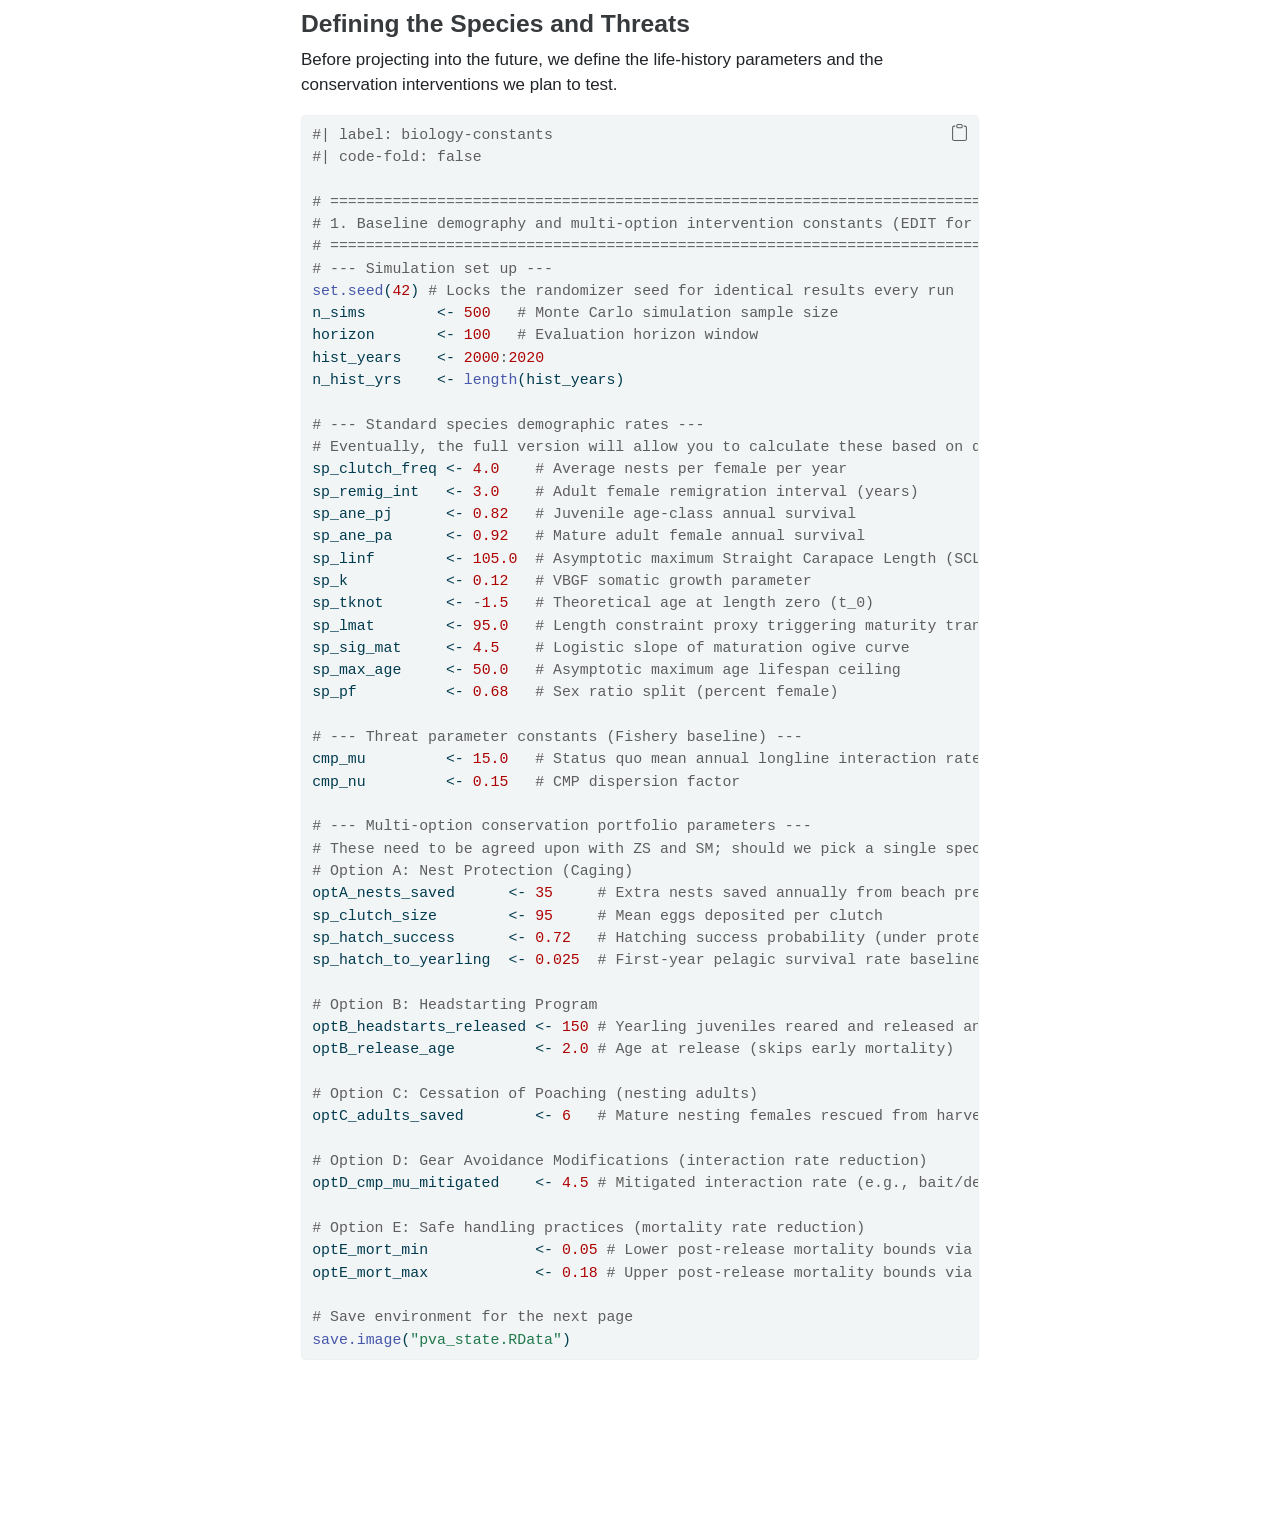
<file: docs/01-setup.html>
<!DOCTYPE html>
<html xmlns="http://www.w3.org/1999/xhtml" lang="en" xml:lang="en"><head>

<meta charset="utf-8">
<meta name="generator" content="quarto-1.9.36">

<meta name="viewport" content="width=device-width, initial-scale=1.0, user-scalable=yes">


<title>Phase I: Initialization and Biological Constraints – Integrated PVA Pipeline</title>
<style>
/* Default styles provided by pandoc.
** See https://pandoc.org/MANUAL.html#variables-for-html for config info.
*/
code{white-space: pre-wrap;}
span.smallcaps{font-variant: small-caps;}
div.columns{display: flex; gap: min(4vw, 1.5em);}
div.column{flex: auto; overflow-x: auto;}
div.hanging-indent{margin-left: 1.5em; text-indent: -1.5em;}
ul.task-list{list-style: none;}
ul.task-list li input[type="checkbox"] {
  width: 0.8em;
  margin: 0 0.8em 0.2em -1em; /* quarto-specific, see https://github.com/quarto-dev/quarto-cli/issues/4556 */ 
  vertical-align: middle;
}
/* CSS for syntax highlighting */
html { -webkit-text-size-adjust: 100%; }
pre > code.sourceCode { white-space: pre; position: relative; }
pre > code.sourceCode > span { display: inline-block; line-height: 1.25; }
pre > code.sourceCode > span:empty { height: 1.2em; }
.sourceCode { overflow: visible; }
code.sourceCode > span { color: inherit; text-decoration: inherit; }
div.sourceCode { margin: 1em 0; }
pre.sourceCode { margin: 0; }
@media screen {
div.sourceCode { overflow: auto; }
}
@media print {
pre > code.sourceCode { white-space: pre-wrap; }
pre > code.sourceCode > span { text-indent: -5em; padding-left: 5em; }
}
pre.numberSource code
  { counter-reset: source-line 0; }
pre.numberSource code > span
  { position: relative; left: -4em; counter-increment: source-line; }
pre.numberSource code > span > a:first-child::before
  { content: counter(source-line);
    position: relative; left: -1em; text-align: right; vertical-align: baseline;
    border: none; display: inline-block;
    -webkit-touch-callout: none; -webkit-user-select: none;
    -khtml-user-select: none; -moz-user-select: none;
    -ms-user-select: none; user-select: none;
    padding: 0 4px; width: 4em;
  }
pre.numberSource { margin-left: 3em;  padding-left: 4px; }
div.sourceCode
  {   }
@media screen {
pre > code.sourceCode > span > a:first-child::before { text-decoration: underline; }
}
</style>


<script src="site_libs/quarto-nav/quarto-nav.js"></script>
<script src="site_libs/clipboard/clipboard.min.js"></script>
<script src="site_libs/quarto-search/autocomplete.umd.js"></script>
<script src="site_libs/quarto-search/fuse.min.js"></script>
<script src="site_libs/quarto-search/quarto-search.js"></script>
<meta name="quarto:offset" content="./">
<script src="site_libs/quarto-html/quarto.js" type="module"></script>
<script src="site_libs/quarto-html/tabsets/tabsets.js" type="module"></script>
<script src="site_libs/quarto-html/popper.min.js"></script>
<script src="site_libs/quarto-html/tippy.umd.min.js"></script>
<script src="site_libs/quarto-html/anchor.min.js"></script>
<link href="site_libs/quarto-html/tippy.css" rel="stylesheet">
<link href="site_libs/quarto-html/quarto-syntax-highlighting-845c23b38eaddc0f92fda52bfe77a8c8.css" rel="stylesheet" class="quarto-color-scheme" id="quarto-text-highlighting-styles">
<link href="site_libs/quarto-html/quarto-syntax-highlighting-dark-f418161beb48e0141c760e455f12af2c.css" rel="stylesheet" class="quarto-color-scheme quarto-color-alternate" id="quarto-text-highlighting-styles">
<link href="site_libs/quarto-html/quarto-syntax-highlighting-845c23b38eaddc0f92fda52bfe77a8c8.css" rel="stylesheet" class="quarto-color-scheme-extra" id="quarto-text-highlighting-styles">
<script src="site_libs/bootstrap/bootstrap.min.js"></script>
<link href="site_libs/bootstrap/bootstrap-icons.css" rel="stylesheet">
<link href="site_libs/bootstrap/bootstrap-edc4e7061c2c7a5ba8a1c034a1440415.min.css" rel="stylesheet" append-hash="true" class="quarto-color-scheme" id="quarto-bootstrap" data-mode="light">
<link href="site_libs/bootstrap/bootstrap-dark-89a05430e756aaca534b0ec7f0289466.min.css" rel="stylesheet" append-hash="true" class="quarto-color-scheme quarto-color-alternate" id="quarto-bootstrap" data-mode="dark">
<link href="site_libs/bootstrap/bootstrap-edc4e7061c2c7a5ba8a1c034a1440415.min.css" rel="stylesheet" append-hash="true" class="quarto-color-scheme-extra" id="quarto-bootstrap" data-mode="light">
<script id="quarto-search-options" type="application/json">{
  "location": "navbar",
  "copy-button": false,
  "collapse-after": 3,
  "panel-placement": "end",
  "type": "overlay",
  "limit": 50,
  "keyboard-shortcut": [
    "f",
    "/",
    "s"
  ],
  "show-item-context": false,
  "language": {
    "search-no-results-text": "No results",
    "search-matching-documents-text": "matching documents",
    "search-copy-link-title": "Copy link to search",
    "search-hide-matches-text": "Hide additional matches",
    "search-more-match-text": "more match in this document",
    "search-more-matches-text": "more matches in this document",
    "search-clear-button-title": "Clear",
    "search-text-placeholder": "",
    "search-detached-cancel-button-title": "Cancel",
    "search-submit-button-title": "Submit",
    "search-label": "Search"
  }
}</script>
<style>html{ scroll-behavior: smooth; }</style>


</head>

<body class="nav-sidebar floating nav-fixed quarto-light"><script id="quarto-html-before-body" type="application/javascript">
    const toggleBodyColorMode = (bsSheetEl) => {
      const mode = bsSheetEl.getAttribute("data-mode");
      const bodyEl = window.document.querySelector("body");
      if (mode === "dark") {
        bodyEl.classList.add("quarto-dark");
        bodyEl.classList.remove("quarto-light");
      } else {
        bodyEl.classList.add("quarto-light");
        bodyEl.classList.remove("quarto-dark");
      }
    }
    const toggleBodyColorPrimary = () => {
      const bsSheetEl = window.document.querySelector("link#quarto-bootstrap:not([rel=disabled-stylesheet])");
      if (bsSheetEl) {
        toggleBodyColorMode(bsSheetEl);
      }
    }
    const setColorSchemeToggle = (alternate) => {
      const toggles = window.document.querySelectorAll('.quarto-color-scheme-toggle');
      for (let i=0; i < toggles.length; i++) {
        const toggle = toggles[i];
        if (toggle) {
          if (alternate) {
            toggle.classList.add("alternate");
          } else {
            toggle.classList.remove("alternate");
          }
        }
      }
    };
    const toggleColorMode = (alternate) => {
      // Switch the stylesheets
      const primaryStylesheets = window.document.querySelectorAll('link.quarto-color-scheme:not(.quarto-color-alternate)');
      const alternateStylesheets = window.document.querySelectorAll('link.quarto-color-scheme.quarto-color-alternate');
      manageTransitions('#quarto-margin-sidebar .nav-link', false);
      if (alternate) {
        // note: dark is layered on light, we don't disable primary!
        enableStylesheet(alternateStylesheets);
        for (const sheetNode of alternateStylesheets) {
          if (sheetNode.id === "quarto-bootstrap") {
            toggleBodyColorMode(sheetNode);
          }
        }
      } else {
        disableStylesheet(alternateStylesheets);
        enableStylesheet(primaryStylesheets)
        toggleBodyColorPrimary();
      }
      manageTransitions('#quarto-margin-sidebar .nav-link', true);
      // Switch the toggles
      setColorSchemeToggle(alternate)
      // Hack to workaround the fact that safari doesn't
      // properly recolor the scrollbar when toggling (#1455)
      if (navigator.userAgent.indexOf('Safari') > 0 && navigator.userAgent.indexOf('Chrome') == -1) {
        manageTransitions("body", false);
        window.scrollTo(0, 1);
        setTimeout(() => {
          window.scrollTo(0, 0);
          manageTransitions("body", true);
        }, 40);
      }
    }
    const disableStylesheet = (stylesheets) => {
      for (let i=0; i < stylesheets.length; i++) {
        const stylesheet = stylesheets[i];
        stylesheet.rel = 'disabled-stylesheet';
      }
    }
    const enableStylesheet = (stylesheets) => {
      for (let i=0; i < stylesheets.length; i++) {
        const stylesheet = stylesheets[i];
        if(stylesheet.rel !== 'stylesheet') { // for Chrome, which will still FOUC without this check
          stylesheet.rel = 'stylesheet';
        }
      }
    }
    const manageTransitions = (selector, allowTransitions) => {
      const els = window.document.querySelectorAll(selector);
      for (let i=0; i < els.length; i++) {
        const el = els[i];
        if (allowTransitions) {
          el.classList.remove('notransition');
        } else {
          el.classList.add('notransition');
        }
      }
    }
    const isFileUrl = () => {
      return window.location.protocol === 'file:';
    }
    const hasAlternateSentinel = () => {
      let styleSentinel = getColorSchemeSentinel();
      if (styleSentinel !== null) {
        return styleSentinel === "alternate";
      } else {
        return false;
      }
    }
    const setStyleSentinel = (alternate) => {
      const value = alternate ? "alternate" : "default";
      if (!isFileUrl()) {
        window.localStorage.setItem("quarto-color-scheme", value);
      } else {
        localAlternateSentinel = value;
      }
    }
    const getColorSchemeSentinel = () => {
      if (!isFileUrl()) {
        const storageValue = window.localStorage.getItem("quarto-color-scheme");
        return storageValue != null ? storageValue : localAlternateSentinel;
      } else {
        return localAlternateSentinel;
      }
    }
    const toggleGiscusIfUsed = (isAlternate, darkModeDefault) => {
      const baseTheme = document.querySelector('#giscus-base-theme')?.value ?? 'light';
      const alternateTheme = document.querySelector('#giscus-alt-theme')?.value ?? 'dark';
      let newTheme = '';
      if(authorPrefersDark) {
        newTheme = isAlternate ? baseTheme : alternateTheme;
      } else {
        newTheme = isAlternate ? alternateTheme : baseTheme;
      }
      const changeGiscusTheme = () => {
        // From: https://github.com/giscus/giscus/issues/336
        const sendMessage = (message) => {
          const iframe = document.querySelector('iframe.giscus-frame');
          if (!iframe) return;
          iframe.contentWindow.postMessage({ giscus: message }, 'https://giscus.app');
        }
        sendMessage({
          setConfig: {
            theme: newTheme
          }
        });
      }
      const isGiscussLoaded = window.document.querySelector('iframe.giscus-frame') !== null;
      if (isGiscussLoaded) {
        changeGiscusTheme();
      }
    };
    const authorPrefersDark = false;
    const darkModeDefault = authorPrefersDark;
      document.querySelector('link#quarto-text-highlighting-styles.quarto-color-scheme-extra').rel = 'disabled-stylesheet';
      document.querySelector('link#quarto-bootstrap.quarto-color-scheme-extra').rel = 'disabled-stylesheet';
    let localAlternateSentinel = darkModeDefault ? 'alternate' : 'default';
    // Dark / light mode switch
    window.quartoToggleColorScheme = () => {
      // Read the current dark / light value
      let toAlternate = !hasAlternateSentinel();
      toggleColorMode(toAlternate);
      setStyleSentinel(toAlternate);
      toggleGiscusIfUsed(toAlternate, darkModeDefault);
      window.dispatchEvent(new Event('resize'));
    };
    // Switch to dark mode if need be
    if (hasAlternateSentinel()) {
      toggleColorMode(true);
    } else {
      toggleColorMode(false);
    }
  </script>

<div id="quarto-search-results"></div>
  <header id="quarto-header" class="headroom fixed-top">
    <nav class="navbar navbar-expand-lg " data-bs-theme="dark">
      <div class="navbar-container container-fluid">
      <div class="navbar-brand-container mx-auto">
    <a class="navbar-brand" href="./index.html">
    <span class="navbar-title">Integrated PVA Pipeline</span>
    </a>
  </div>
            <div id="quarto-search" class="" title="Search"></div>
          <button class="navbar-toggler" type="button" data-bs-toggle="collapse" data-bs-target="#navbarCollapse" aria-controls="navbarCollapse" role="menu" aria-expanded="false" aria-label="Toggle navigation" onclick="if (window.quartoToggleHeadroom) { window.quartoToggleHeadroom(); }">
  <span class="navbar-toggler-icon"></span>
</button>
          <div class="collapse navbar-collapse" id="navbarCollapse">
            <ul class="navbar-nav navbar-nav-scroll me-auto">
  <li class="nav-item">
    <a class="nav-link active" href="./index.html" aria-current="page"> 
<span class="menu-text">Overview</span></a>
  </li>  
</ul>
          </div> <!-- /navcollapse -->
            <div class="quarto-navbar-tools">
  <a href="" class="quarto-color-scheme-toggle quarto-navigation-tool  px-1" onclick="window.quartoToggleColorScheme(); return false;" title="Toggle dark mode"><i class="bi"></i></a>
</div>
      </div> <!-- /container-fluid -->
    </nav>
  <nav class="quarto-secondary-nav">
    <div class="container-fluid d-flex">
      <button type="button" class="quarto-btn-toggle btn" data-bs-toggle="collapse" role="button" data-bs-target=".quarto-sidebar-collapse-item" aria-controls="quarto-sidebar" aria-expanded="false" aria-label="Toggle sidebar navigation" onclick="if (window.quartoToggleHeadroom) { window.quartoToggleHeadroom(); }">
        <i class="bi bi-layout-text-sidebar-reverse"></i>
      </button>
        <nav class="quarto-page-breadcrumbs" aria-label="breadcrumb"><ol class="breadcrumb"><li class="breadcrumb-item"><a href="./index.html">Pipeline Workflow</a></li><li class="breadcrumb-item"><a href="./01-setup.html">1. Biological Constraints</a></li></ol></nav>
        <a class="flex-grow-1" role="navigation" data-bs-toggle="collapse" data-bs-target=".quarto-sidebar-collapse-item" aria-controls="quarto-sidebar" aria-expanded="false" aria-label="Toggle sidebar navigation" onclick="if (window.quartoToggleHeadroom) { window.quartoToggleHeadroom(); }">      
        </a>
    </div>
  </nav>
</header>
<!-- content -->
<div id="quarto-content" class="quarto-container page-columns page-rows-contents page-layout-article page-navbar">
<!-- sidebar -->
  <nav id="quarto-sidebar" class="sidebar collapse collapse-horizontal quarto-sidebar-collapse-item sidebar-navigation floating overflow-auto">
    <div class="sidebar-menu-container"> 
    <ul class="list-unstyled mt-1">
        <li class="sidebar-item sidebar-item-section">
      <div class="sidebar-item-container"> 
            <a class="sidebar-item-text sidebar-link text-start" data-bs-toggle="collapse" data-bs-target="#quarto-sidebar-section-1" role="navigation" aria-expanded="true">
 <span class="menu-text">Pipeline Workflow</span></a>
          <a class="sidebar-item-toggle text-start" data-bs-toggle="collapse" data-bs-target="#quarto-sidebar-section-1" role="navigation" aria-expanded="true" aria-label="Toggle section">
            <i class="bi bi-chevron-right ms-2"></i>
          </a> 
      </div>
      <ul id="quarto-sidebar-section-1" class="collapse list-unstyled sidebar-section depth1 show">  
          <li class="sidebar-item">
  <div class="sidebar-item-container"> 
  <a href="./index.html" class="sidebar-item-text sidebar-link">
 <span class="menu-text">Overview</span></a>
  </div>
</li>
          <li class="sidebar-item">
  <div class="sidebar-item-container"> 
  <a href="./01-setup.html" class="sidebar-item-text sidebar-link active">
 <span class="menu-text">1. Biological Constraints</span></a>
  </div>
</li>
          <li class="sidebar-item">
  <div class="sidebar-item-container"> 
  <a href="./02-data.html" class="sidebar-item-text sidebar-link">
 <span class="menu-text">2. Data Simulation and Imputation</span></a>
  </div>
</li>
          <li class="sidebar-item">
  <div class="sidebar-item-container"> 
  <a href="./03-ane.html" class="sidebar-item-text sidebar-link">
 <span class="menu-text">3. Retrospective Demographics</span></a>
  </div>
</li>
          <li class="sidebar-item">
  <div class="sidebar-item-container"> 
  <a href="./04-sim.html" class="sidebar-item-text sidebar-link">
 <span class="menu-text">4. 8-Scenario Simulator</span></a>
  </div>
</li>
          <li class="sidebar-item">
  <div class="sidebar-item-container"> 
  <a href="./05-outcome.html" class="sidebar-item-text sidebar-link">
 <span class="menu-text">5. Strategic Portfolios</span></a>
  </div>
</li>
      </ul>
  </li>
    </ul>
    </div>
</nav>
<div id="quarto-sidebar-glass" class="quarto-sidebar-collapse-item" data-bs-toggle="collapse" data-bs-target=".quarto-sidebar-collapse-item"></div>
<!-- margin-sidebar -->
    <div id="quarto-margin-sidebar" class="sidebar margin-sidebar">
        <nav id="TOC" role="doc-toc" class="toc-active">
    <h2 id="toc-title">On this page</h2>
   
  <ul>
  <li><a href="#defining-the-species-and-threats" id="toc-defining-the-species-and-threats" class="nav-link active" data-scroll-target="#defining-the-species-and-threats">Defining the Species and Threats</a></li>
  </ul>
<div class="toc-actions"><ul><li><a href="https://github.com/AnnaOrtega-NOAA/integrated-pva-pipeline/edit/main/01-setup.qmd" class="toc-action"><i class="bi bi-github"></i>Edit this page</a></li><li><a href="https://github.com/AnnaOrtega-NOAA/integrated-pva-pipeline/issues/new" class="toc-action"><i class="bi empty"></i>Report an issue</a></li></ul></div></nav>
    </div>
<!-- main -->
<main class="content" id="quarto-document-content">


<header id="title-block-header" class="quarto-title-block default"><nav class="quarto-page-breadcrumbs quarto-title-breadcrumbs d-none d-lg-block" aria-label="breadcrumb"><ol class="breadcrumb"><li class="breadcrumb-item"><a href="./index.html">Pipeline Workflow</a></li><li class="breadcrumb-item"><a href="./01-setup.html">1. Biological Constraints</a></li></ol></nav>
<div class="quarto-title">
<div class="quarto-title-block"><div><h1 class="title">Phase I: Initialization and Biological Constraints</h1><button type="button" class="btn code-tools-button" id="quarto-code-tools-source"><i class="bi"></i> Code</button></div></div>
</div>



<div class="quarto-title-meta">

    
  
    
  </div>
  


</header>


<p>First, we load our core packages and establish the underlying Conway-Maxwell-Poisson (CMP) mathematical utilities that keep our equations stable.</p>
<div class="code-copy-outer-scaffold"><div class="sourceCode" id="cb1"><pre class="sourceCode r code-with-copy"><code class="sourceCode r"><span id="cb1-1"><a href="#cb1-1" aria-hidden="true" tabindex="-1"></a><span class="co">#| label: setup-and-math</span></span>
<span id="cb1-2"><a href="#cb1-2" aria-hidden="true" tabindex="-1"></a><span class="co">#| code-summary: "Load Packages &amp; Define CMP Math Utilities"</span></span>
<span id="cb1-3"><a href="#cb1-3" aria-hidden="true" tabindex="-1"></a></span>
<span id="cb1-4"><a href="#cb1-4" aria-hidden="true" tabindex="-1"></a><span class="co"># --- Load core packages ---</span></span>
<span id="cb1-5"><a href="#cb1-5" aria-hidden="true" tabindex="-1"></a><span class="fu">library</span>(dplyr) <span class="co"># data reshaping</span></span>
<span id="cb1-6"><a href="#cb1-6" aria-hidden="true" tabindex="-1"></a><span class="fu">library</span>(tidyr) <span class="co"># data reshaping</span></span>
<span id="cb1-7"><a href="#cb1-7" aria-hidden="true" tabindex="-1"></a><span class="fu">library</span>(ggplot2) <span class="co"># plotting</span></span>
<span id="cb1-8"><a href="#cb1-8" aria-hidden="true" tabindex="-1"></a><span class="fu">library</span>(mvtnorm) <span class="co"># statistical probability distributions</span></span>
<span id="cb1-9"><a href="#cb1-9" aria-hidden="true" tabindex="-1"></a><span class="fu">library</span>(truncnorm) <span class="co"># statistical probability distributions</span></span>
<span id="cb1-10"><a href="#cb1-10" aria-hidden="true" tabindex="-1"></a><span class="fu">library</span>(jagsUI) <span class="co"># Bayesian modeling</span></span>
<span id="cb1-11"><a href="#cb1-11" aria-hidden="true" tabindex="-1"></a></span>
<span id="cb1-12"><a href="#cb1-12" aria-hidden="true" tabindex="-1"></a><span class="co"># --- Establish directory routing  ---</span></span>
<span id="cb1-13"><a href="#cb1-13" aria-hidden="true" tabindex="-1"></a>out_dir <span class="ot">&lt;-</span> <span class="fu">paste0</span>(<span class="fu">getwd</span>(), <span class="st">"/EcolApps_Output"</span>)</span>
<span id="cb1-14"><a href="#cb1-14" aria-hidden="true" tabindex="-1"></a><span class="cf">if</span>(<span class="sc">!</span><span class="fu">dir.exists</span>(out_dir)) <span class="fu">dir.create</span>(out_dir, <span class="at">recursive =</span> <span class="cn">TRUE</span>)</span>
<span id="cb1-15"><a href="#cb1-15" aria-hidden="true" tabindex="-1"></a><span class="fu">message</span>(<span class="st">"Initialization successful. Directing output to: "</span>, out_dir)</span>
<span id="cb1-16"><a href="#cb1-16" aria-hidden="true" tabindex="-1"></a></span>
<span id="cb1-17"><a href="#cb1-17" aria-hidden="true" tabindex="-1"></a></span>
<span id="cb1-18"><a href="#cb1-18" aria-hidden="true" tabindex="-1"></a><span class="co"># ==============================================================================</span></span>
<span id="cb1-19"><a href="#cb1-19" aria-hidden="true" tabindex="-1"></a><span class="co"># 0. Fixed CMP (Conway-Maxwell-Poisson) mathematical utilities</span></span>
<span id="cb1-20"><a href="#cb1-20" aria-hidden="true" tabindex="-1"></a><span class="co"># ==============================================================================</span></span>
<span id="cb1-21"><a href="#cb1-21" aria-hidden="true" tabindex="-1"></a><span class="co"># handles complex underlying calculus to keep equations stable</span></span>
<span id="cb1-22"><a href="#cb1-22" aria-hidden="true" tabindex="-1"></a>compute_CMP_constant <span class="ot">&lt;-</span> <span class="cf">function</span>(Lambda, Nu, Mu, Tol, Max, <span class="at">Log=</span><span class="cn">TRUE</span>, <span class="at">Type=</span><span class="st">"Z"</span>){</span>
<span id="cb1-23"><a href="#cb1-23" aria-hidden="true" tabindex="-1"></a>  <span class="cf">if</span>( (<span class="sc">!</span><span class="fu">is.na</span>(Lambda) <span class="sc">&amp;</span> Lambda <span class="sc">&gt;</span> <span class="dv">10</span><span class="sc">^</span>Nu) <span class="sc">|</span> (<span class="sc">!</span><span class="fu">is.na</span>(Mu) <span class="sc">&amp;</span> Mu<span class="sc">^</span>Nu <span class="sc">&gt;</span> <span class="dv">10</span><span class="sc">^</span>Nu) ){</span>
<span id="cb1-24"><a href="#cb1-24" aria-hidden="true" tabindex="-1"></a>    <span class="cf">if</span>(Type<span class="sc">==</span><span class="st">"Z"</span>){ ln_Const <span class="ot">=</span> Nu<span class="sc">*</span>Lambda<span class="sc">^</span>(<span class="dv">1</span><span class="sc">/</span>Nu) <span class="sc">-</span> ((Nu<span class="dv">-1</span>)<span class="sc">/</span>(<span class="dv">2</span><span class="sc">*</span>Nu))<span class="sc">*</span><span class="fu">log</span>(Lambda) <span class="sc">-</span> ((Nu<span class="dv">-1</span>)<span class="sc">/</span><span class="dv">2</span>)<span class="sc">*</span><span class="fu">log</span>(<span class="dv">2</span><span class="sc">*</span>pi) <span class="sc">-</span> (<span class="dv">1</span><span class="sc">/</span><span class="dv">2</span>)<span class="sc">*</span><span class="fu">log</span>(Nu) }</span>
<span id="cb1-25"><a href="#cb1-25" aria-hidden="true" tabindex="-1"></a>    <span class="cf">if</span>(Type<span class="sc">==</span><span class="st">"S"</span>){ ln_Const <span class="ot">=</span> Nu<span class="sc">*</span>Mu <span class="sc">-</span> ((Nu<span class="dv">-1</span>)<span class="sc">/</span>(<span class="dv">2</span>))<span class="sc">*</span><span class="fu">log</span>(Mu) <span class="sc">-</span> ((Nu<span class="dv">-1</span>)<span class="sc">/</span><span class="dv">2</span>)<span class="sc">*</span><span class="fu">log</span>(<span class="dv">2</span><span class="sc">*</span>pi) <span class="sc">-</span> (<span class="dv">1</span><span class="sc">/</span><span class="dv">2</span>)<span class="sc">*</span><span class="fu">log</span>(Nu) }</span>
<span id="cb1-26"><a href="#cb1-26" aria-hidden="true" tabindex="-1"></a>  }<span class="cf">else</span>{</span>
<span id="cb1-27"><a href="#cb1-27" aria-hidden="true" tabindex="-1"></a>    Const <span class="ot">=</span> <span class="fu">rep</span>(<span class="dv">0</span>,Max<span class="sc">+</span><span class="dv">1</span>); Index <span class="ot">=</span> <span class="dv">1</span>; Const[Index] <span class="ot">=</span> <span class="dv">1</span></span>
<span id="cb1-28"><a href="#cb1-28" aria-hidden="true" tabindex="-1"></a>    <span class="cf">while</span>( Const[Index]<span class="sc">/</span>Const[<span class="dv">1</span>] <span class="sc">&gt;</span> Tol ){</span>
<span id="cb1-29"><a href="#cb1-29" aria-hidden="true" tabindex="-1"></a>      <span class="cf">if</span>(Type<span class="sc">==</span><span class="st">"Z"</span>) Const[Index<span class="sc">+</span><span class="dv">1</span>] <span class="ot">=</span> Const[Index] <span class="sc">*</span> ( Lambda <span class="sc">/</span> Index<span class="sc">^</span>Nu )</span>
<span id="cb1-30"><a href="#cb1-30" aria-hidden="true" tabindex="-1"></a>      <span class="cf">if</span>(Type<span class="sc">==</span><span class="st">"S"</span>) Const[Index<span class="sc">+</span><span class="dv">1</span>] <span class="ot">=</span> Const[Index] <span class="sc">*</span> ( Mu <span class="sc">/</span> Index )<span class="sc">^</span>Nu; Index <span class="ot">=</span> Index <span class="sc">+</span> <span class="dv">1</span></span>
<span id="cb1-31"><a href="#cb1-31" aria-hidden="true" tabindex="-1"></a>    }</span>
<span id="cb1-32"><a href="#cb1-32" aria-hidden="true" tabindex="-1"></a>    ln_Const <span class="ot">=</span> <span class="fu">log</span>(<span class="fu">sum</span>(Const))</span>
<span id="cb1-33"><a href="#cb1-33" aria-hidden="true" tabindex="-1"></a>  }</span>
<span id="cb1-34"><a href="#cb1-34" aria-hidden="true" tabindex="-1"></a>  <span class="cf">if</span>(Log) <span class="fu">return</span>(ln_Const) <span class="cf">else</span> <span class="fu">return</span>(<span class="fu">exp</span>(ln_Const))</span>
<span id="cb1-35"><a href="#cb1-35" aria-hidden="true" tabindex="-1"></a>}</span>
<span id="cb1-36"><a href="#cb1-36" aria-hidden="true" tabindex="-1"></a></span>
<span id="cb1-37"><a href="#cb1-37" aria-hidden="true" tabindex="-1"></a><span class="co"># calculates the mathematical odds of hitting a specific number of caught turtles</span></span>
<span id="cb1-38"><a href="#cb1-38" aria-hidden="true" tabindex="-1"></a>dCMP <span class="ot">&lt;-</span> <span class="cf">function</span>( x, lambda, mu, nu, <span class="at">log=</span><span class="cn">TRUE</span>, <span class="at">tol=</span><span class="fl">0.01</span>, <span class="at">iter.max=</span><span class="dv">200</span> ){</span>
<span id="cb1-39"><a href="#cb1-39" aria-hidden="true" tabindex="-1"></a>  <span class="cf">if</span>(<span class="fu">missing</span>(mu) <span class="sc">&amp;</span> <span class="sc">!</span><span class="fu">missing</span>(lambda)) loglike <span class="ot">=</span> x<span class="sc">*</span><span class="fu">log</span>(lambda) <span class="sc">-</span> nu<span class="sc">*</span><span class="fu">lfactorial</span>(x) <span class="sc">-</span> <span class="fu">compute_CMP_constant</span>(<span class="at">Lambda=</span>lambda, <span class="at">Nu=</span>nu, <span class="at">Mu=</span><span class="cn">NA</span>, <span class="at">Tol=</span>tol, <span class="at">Max=</span>iter.max, <span class="at">Log=</span><span class="cn">TRUE</span>, <span class="at">Type=</span><span class="st">"Z"</span>)</span>
<span id="cb1-40"><a href="#cb1-40" aria-hidden="true" tabindex="-1"></a>  <span class="cf">if</span>(<span class="sc">!</span><span class="fu">missing</span>(mu) <span class="sc">&amp;</span> <span class="fu">missing</span>(lambda)) loglike <span class="ot">=</span> nu<span class="sc">*</span>x<span class="sc">*</span><span class="fu">log</span>(mu) <span class="sc">-</span> nu<span class="sc">*</span><span class="fu">lfactorial</span>(x) <span class="sc">-</span> <span class="fu">compute_CMP_constant</span>(<span class="at">Lambda=</span><span class="cn">NA</span>, <span class="at">Nu=</span>nu, <span class="at">Mu=</span>mu, <span class="at">Tol=</span>tol, <span class="at">Max=</span>iter.max, <span class="at">Log=</span><span class="cn">TRUE</span>, <span class="at">Type=</span><span class="st">"S"</span>)</span>
<span id="cb1-41"><a href="#cb1-41" aria-hidden="true" tabindex="-1"></a>  <span class="cf">if</span>(log) <span class="fu">return</span>(loglike) <span class="cf">else</span> <span class="fu">return</span>(<span class="fu">exp</span>(loglike))</span>
<span id="cb1-42"><a href="#cb1-42" aria-hidden="true" tabindex="-1"></a>}</span>
<span id="cb1-43"><a href="#cb1-43" aria-hidden="true" tabindex="-1"></a></span>
<span id="cb1-44"><a href="#cb1-44" aria-hidden="true" tabindex="-1"></a><span class="co"># random number generator to simulate a realistic fishing year, based on the odds above</span></span>
<span id="cb1-45"><a href="#cb1-45" aria-hidden="true" tabindex="-1"></a>rCMP <span class="ot">&lt;-</span> <span class="cf">function</span>( n, lambda, mu, nu, <span class="at">tol=</span><span class="fl">0.01</span>, <span class="at">x_max=</span><span class="dv">200</span> ){</span>
<span id="cb1-46"><a href="#cb1-46" aria-hidden="true" tabindex="-1"></a>  loglike_x <span class="ot">=</span> <span class="fu">rep</span>(<span class="cn">NA</span>, x_max<span class="sc">+</span><span class="dv">1</span>)</span>
<span id="cb1-47"><a href="#cb1-47" aria-hidden="true" tabindex="-1"></a>  <span class="cf">for</span>( x <span class="cf">in</span> <span class="dv">0</span><span class="sc">:</span>x_max ){</span>
<span id="cb1-48"><a href="#cb1-48" aria-hidden="true" tabindex="-1"></a>    <span class="cf">if</span>(<span class="fu">missing</span>(mu) <span class="sc">&amp;</span> <span class="sc">!</span><span class="fu">missing</span>(lambda)) loglike_x[x<span class="sc">+</span><span class="dv">1</span>] <span class="ot">=</span> <span class="fu">dCMP</span>( <span class="at">x=</span>x, <span class="at">lambda=</span>lambda, <span class="at">nu=</span>nu, <span class="at">log=</span><span class="cn">TRUE</span>, <span class="at">tol=</span>tol, <span class="at">iter.max=</span>x_max)</span>
<span id="cb1-49"><a href="#cb1-49" aria-hidden="true" tabindex="-1"></a>    <span class="cf">if</span>(<span class="sc">!</span><span class="fu">missing</span>(mu) <span class="sc">&amp;</span> <span class="fu">missing</span>(lambda)) loglike_x[x<span class="sc">+</span><span class="dv">1</span>] <span class="ot">=</span> <span class="fu">dCMP</span>( <span class="at">x=</span>x, <span class="at">mu=</span>mu, <span class="at">nu=</span>nu, <span class="at">log=</span><span class="cn">TRUE</span>, <span class="at">tol=</span>tol, <span class="at">iter.max=</span>x_max)</span>
<span id="cb1-50"><a href="#cb1-50" aria-hidden="true" tabindex="-1"></a>  }</span>
<span id="cb1-51"><a href="#cb1-51" aria-hidden="true" tabindex="-1"></a>  <span class="fu">return</span>(<span class="fu">sample</span>(<span class="at">x=</span><span class="dv">0</span><span class="sc">:</span>x_max, <span class="at">size=</span>n, <span class="at">replace=</span><span class="cn">TRUE</span>, <span class="at">prob=</span><span class="fu">exp</span>(loglike_x)))</span>
<span id="cb1-52"><a href="#cb1-52" aria-hidden="true" tabindex="-1"></a>}</span>
<span id="cb1-53"><a href="#cb1-53" aria-hidden="true" tabindex="-1"></a></span>
<span id="cb1-54"><a href="#cb1-54" aria-hidden="true" tabindex="-1"></a><span class="co"># --- PRIMARY COHORT DATA MATH TRANSFORMS ---</span></span>
<span id="cb1-55"><a href="#cb1-55" aria-hidden="true" tabindex="-1"></a>inv_logit  <span class="ot">&lt;-</span> <span class="cf">function</span>(x) { <span class="fu">exp</span>(x) <span class="sc">/</span> (<span class="dv">1</span> <span class="sc">+</span> <span class="fu">exp</span>(x)) }</span>
<span id="cb1-56"><a href="#cb1-56" aria-hidden="true" tabindex="-1"></a>safe_logit <span class="ot">&lt;-</span> <span class="cf">function</span>(x) { x_safe <span class="ot">&lt;-</span> <span class="fu">pmax</span>(<span class="fl">0.001</span>, <span class="fu">pmin</span>(<span class="fl">0.999</span>, x)); <span class="fu">log</span>(x_safe <span class="sc">/</span> (<span class="dv">1</span> <span class="sc">-</span> x_safe)) }</span></code></pre></div><button title="Copy to Clipboard" class="code-copy-button"><i class="bi"></i></button></div>
<section id="defining-the-species-and-threats" class="level3">
<h3 class="anchored" data-anchor-id="defining-the-species-and-threats">Defining the Species and Threats</h3>
<p>Before projecting into the future, we define the life-history parameters and the conservation interventions we plan to test.</p>
<div class="code-copy-outer-scaffold"><div class="sourceCode" id="cb2"><pre class="sourceCode r code-with-copy"><code class="sourceCode r"><span id="cb2-1"><a href="#cb2-1" aria-hidden="true" tabindex="-1"></a><span class="co">#| label: biology-constants</span></span>
<span id="cb2-2"><a href="#cb2-2" aria-hidden="true" tabindex="-1"></a><span class="co">#| code-fold: false</span></span>
<span id="cb2-3"><a href="#cb2-3" aria-hidden="true" tabindex="-1"></a></span>
<span id="cb2-4"><a href="#cb2-4" aria-hidden="true" tabindex="-1"></a><span class="co"># =========================================================================================</span></span>
<span id="cb2-5"><a href="#cb2-5" aria-hidden="true" tabindex="-1"></a><span class="co"># 1. Baseline demography and multi-option intervention constants (EDIT for your population)</span></span>
<span id="cb2-6"><a href="#cb2-6" aria-hidden="true" tabindex="-1"></a><span class="co"># =========================================================================================</span></span>
<span id="cb2-7"><a href="#cb2-7" aria-hidden="true" tabindex="-1"></a><span class="co"># --- Simulation set up ---</span></span>
<span id="cb2-8"><a href="#cb2-8" aria-hidden="true" tabindex="-1"></a><span class="fu">set.seed</span>(<span class="dv">42</span>) <span class="co"># Locks the randomizer seed for identical results every run</span></span>
<span id="cb2-9"><a href="#cb2-9" aria-hidden="true" tabindex="-1"></a>n_sims        <span class="ot">&lt;-</span> <span class="dv">500</span>   <span class="co"># Monte Carlo simulation sample size</span></span>
<span id="cb2-10"><a href="#cb2-10" aria-hidden="true" tabindex="-1"></a>horizon       <span class="ot">&lt;-</span> <span class="dv">100</span>   <span class="co"># Evaluation horizon window</span></span>
<span id="cb2-11"><a href="#cb2-11" aria-hidden="true" tabindex="-1"></a>hist_years    <span class="ot">&lt;-</span> <span class="dv">2000</span><span class="sc">:</span><span class="dv">2020</span></span>
<span id="cb2-12"><a href="#cb2-12" aria-hidden="true" tabindex="-1"></a>n_hist_yrs    <span class="ot">&lt;-</span> <span class="fu">length</span>(hist_years)</span>
<span id="cb2-13"><a href="#cb2-13" aria-hidden="true" tabindex="-1"></a></span>
<span id="cb2-14"><a href="#cb2-14" aria-hidden="true" tabindex="-1"></a><span class="co"># --- Standard species demographic rates ---</span></span>
<span id="cb2-15"><a href="#cb2-15" aria-hidden="true" tabindex="-1"></a><span class="co"># Eventually, the full version will allow you to calculate these based on data inputs</span></span>
<span id="cb2-16"><a href="#cb2-16" aria-hidden="true" tabindex="-1"></a>sp_clutch_freq <span class="ot">&lt;-</span> <span class="fl">4.0</span>    <span class="co"># Average nests per female per year</span></span>
<span id="cb2-17"><a href="#cb2-17" aria-hidden="true" tabindex="-1"></a>sp_remig_int   <span class="ot">&lt;-</span> <span class="fl">3.0</span>    <span class="co"># Adult female remigration interval (years)</span></span>
<span id="cb2-18"><a href="#cb2-18" aria-hidden="true" tabindex="-1"></a>sp_ane_pj      <span class="ot">&lt;-</span> <span class="fl">0.82</span>   <span class="co"># Juvenile age-class annual survival</span></span>
<span id="cb2-19"><a href="#cb2-19" aria-hidden="true" tabindex="-1"></a>sp_ane_pa      <span class="ot">&lt;-</span> <span class="fl">0.92</span>   <span class="co"># Mature adult female annual survival</span></span>
<span id="cb2-20"><a href="#cb2-20" aria-hidden="true" tabindex="-1"></a>sp_linf        <span class="ot">&lt;-</span> <span class="fl">105.0</span>  <span class="co"># Asymptotic maximum Straight Carapace Length (SCL, cm)</span></span>
<span id="cb2-21"><a href="#cb2-21" aria-hidden="true" tabindex="-1"></a>sp_k           <span class="ot">&lt;-</span> <span class="fl">0.12</span>   <span class="co"># VBGF somatic growth parameter</span></span>
<span id="cb2-22"><a href="#cb2-22" aria-hidden="true" tabindex="-1"></a>sp_tknot       <span class="ot">&lt;-</span> <span class="sc">-</span><span class="fl">1.5</span>   <span class="co"># Theoretical age at length zero (t_0)</span></span>
<span id="cb2-23"><a href="#cb2-23" aria-hidden="true" tabindex="-1"></a>sp_lmat        <span class="ot">&lt;-</span> <span class="fl">95.0</span>   <span class="co"># Length constraint proxy triggering maturity transition</span></span>
<span id="cb2-24"><a href="#cb2-24" aria-hidden="true" tabindex="-1"></a>sp_sig_mat     <span class="ot">&lt;-</span> <span class="fl">4.5</span>    <span class="co"># Logistic slope of maturation ogive curve</span></span>
<span id="cb2-25"><a href="#cb2-25" aria-hidden="true" tabindex="-1"></a>sp_max_age     <span class="ot">&lt;-</span> <span class="fl">50.0</span>   <span class="co"># Asymptotic maximum age lifespan ceiling</span></span>
<span id="cb2-26"><a href="#cb2-26" aria-hidden="true" tabindex="-1"></a>sp_pf          <span class="ot">&lt;-</span> <span class="fl">0.68</span>   <span class="co"># Sex ratio split (percent female)</span></span>
<span id="cb2-27"><a href="#cb2-27" aria-hidden="true" tabindex="-1"></a></span>
<span id="cb2-28"><a href="#cb2-28" aria-hidden="true" tabindex="-1"></a><span class="co"># --- Threat parameter constants (Fishery baseline) ---</span></span>
<span id="cb2-29"><a href="#cb2-29" aria-hidden="true" tabindex="-1"></a>cmp_mu         <span class="ot">&lt;-</span> <span class="fl">15.0</span>   <span class="co"># Status quo mean annual longline interaction rate</span></span>
<span id="cb2-30"><a href="#cb2-30" aria-hidden="true" tabindex="-1"></a>cmp_nu         <span class="ot">&lt;-</span> <span class="fl">0.15</span>   <span class="co"># CMP dispersion factor</span></span>
<span id="cb2-31"><a href="#cb2-31" aria-hidden="true" tabindex="-1"></a></span>
<span id="cb2-32"><a href="#cb2-32" aria-hidden="true" tabindex="-1"></a><span class="co"># --- Multi-option conservation portfolio parameters ---</span></span>
<span id="cb2-33"><a href="#cb2-33" aria-hidden="true" tabindex="-1"></a><span class="co"># These need to be agreed upon with ZS and SM; should we pick a single species of turtle?</span></span>
<span id="cb2-34"><a href="#cb2-34" aria-hidden="true" tabindex="-1"></a><span class="co"># Option A: Nest Protection (Caging)</span></span>
<span id="cb2-35"><a href="#cb2-35" aria-hidden="true" tabindex="-1"></a>optA_nests_saved      <span class="ot">&lt;-</span> <span class="dv">35</span>     <span class="co"># Extra nests saved annually from beach predators</span></span>
<span id="cb2-36"><a href="#cb2-36" aria-hidden="true" tabindex="-1"></a>sp_clutch_size        <span class="ot">&lt;-</span> <span class="dv">95</span>     <span class="co"># Mean eggs deposited per clutch</span></span>
<span id="cb2-37"><a href="#cb2-37" aria-hidden="true" tabindex="-1"></a>sp_hatch_success      <span class="ot">&lt;-</span> <span class="fl">0.72</span>   <span class="co"># Hatching success probability (under protection)</span></span>
<span id="cb2-38"><a href="#cb2-38" aria-hidden="true" tabindex="-1"></a>sp_hatch_to_yearling  <span class="ot">&lt;-</span> <span class="fl">0.025</span>  <span class="co"># First-year pelagic survival rate baseline</span></span>
<span id="cb2-39"><a href="#cb2-39" aria-hidden="true" tabindex="-1"></a></span>
<span id="cb2-40"><a href="#cb2-40" aria-hidden="true" tabindex="-1"></a><span class="co"># Option B: Headstarting Program</span></span>
<span id="cb2-41"><a href="#cb2-41" aria-hidden="true" tabindex="-1"></a>optB_headstarts_released <span class="ot">&lt;-</span> <span class="dv">150</span> <span class="co"># Yearling juveniles reared and released annually, potential to do 3 months, 6 months, etc.</span></span>
<span id="cb2-42"><a href="#cb2-42" aria-hidden="true" tabindex="-1"></a>optB_release_age         <span class="ot">&lt;-</span> <span class="fl">2.0</span> <span class="co"># Age at release (skips early mortality)</span></span>
<span id="cb2-43"><a href="#cb2-43" aria-hidden="true" tabindex="-1"></a></span>
<span id="cb2-44"><a href="#cb2-44" aria-hidden="true" tabindex="-1"></a><span class="co"># Option C: Cessation of Poaching (nesting adults)</span></span>
<span id="cb2-45"><a href="#cb2-45" aria-hidden="true" tabindex="-1"></a>optC_adults_saved        <span class="ot">&lt;-</span> <span class="dv">6</span>   <span class="co"># Mature nesting females rescued from harvest annually</span></span>
<span id="cb2-46"><a href="#cb2-46" aria-hidden="true" tabindex="-1"></a></span>
<span id="cb2-47"><a href="#cb2-47" aria-hidden="true" tabindex="-1"></a><span class="co"># Option D: Gear Avoidance Modifications (interaction rate reduction)</span></span>
<span id="cb2-48"><a href="#cb2-48" aria-hidden="true" tabindex="-1"></a>optD_cmp_mu_mitigated    <span class="ot">&lt;-</span> <span class="fl">4.5</span> <span class="co"># Mitigated interaction rate (e.g., bait/depth shifts)</span></span>
<span id="cb2-49"><a href="#cb2-49" aria-hidden="true" tabindex="-1"></a></span>
<span id="cb2-50"><a href="#cb2-50" aria-hidden="true" tabindex="-1"></a><span class="co"># Option E: Safe handling practices (mortality rate reduction)</span></span>
<span id="cb2-51"><a href="#cb2-51" aria-hidden="true" tabindex="-1"></a>optE_mort_min            <span class="ot">&lt;-</span> <span class="fl">0.05</span> <span class="co"># Lower post-release mortality bounds via circle hooks</span></span>
<span id="cb2-52"><a href="#cb2-52" aria-hidden="true" tabindex="-1"></a>optE_mort_max            <span class="ot">&lt;-</span> <span class="fl">0.18</span> <span class="co"># Upper post-release mortality bounds via circle hooks</span></span>
<span id="cb2-53"><a href="#cb2-53" aria-hidden="true" tabindex="-1"></a></span>
<span id="cb2-54"><a href="#cb2-54" aria-hidden="true" tabindex="-1"></a><span class="co"># Save environment for the next page</span></span>
<span id="cb2-55"><a href="#cb2-55" aria-hidden="true" tabindex="-1"></a><span class="fu">save.image</span>(<span class="st">"pva_state.RData"</span>)</span></code></pre></div><button title="Copy to Clipboard" class="code-copy-button"><i class="bi"></i></button></div>


<!-- -->

</section>

</main> <!-- /main -->
<script id="quarto-html-after-body" type="application/javascript">
  window.document.addEventListener("DOMContentLoaded", function (event) {
    // Ensure there is a toggle, if there isn't float one in the top right
    if (window.document.querySelector('.quarto-color-scheme-toggle') === null) {
      const a = window.document.createElement('a');
      a.classList.add('top-right');
      a.classList.add('quarto-color-scheme-toggle');
      a.href = "";
      a.onclick = function() { try { window.quartoToggleColorScheme(); } catch {} return false; };
      const i = window.document.createElement("i");
      i.classList.add('bi');
      a.appendChild(i);
      window.document.body.appendChild(a);
    }
    setColorSchemeToggle(hasAlternateSentinel())
    const icon = "";
    const anchorJS = new window.AnchorJS();
    anchorJS.options = {
      placement: 'right',
      icon: icon
    };
    anchorJS.add('.anchored');
    const isCodeAnnotation = (el) => {
      for (const clz of el.classList) {
        if (clz.startsWith('code-annotation-')) {                     
          return true;
        }
      }
      return false;
    }
    const onCopySuccess = function(e) {
      // button target
      const button = e.trigger;
      // don't keep focus
      button.blur();
      // flash "checked"
      button.classList.add('code-copy-button-checked');
      var currentTitle = button.getAttribute("title");
      button.setAttribute("title", "Copied!");
      let tooltip;
      if (window.bootstrap) {
        button.setAttribute("data-bs-toggle", "tooltip");
        button.setAttribute("data-bs-placement", "left");
        button.setAttribute("data-bs-title", "Copied!");
        tooltip = new bootstrap.Tooltip(button, 
          { trigger: "manual", 
            customClass: "code-copy-button-tooltip",
            offset: [0, -8]});
        tooltip.show();    
      }
      setTimeout(function() {
        if (tooltip) {
          tooltip.hide();
          button.removeAttribute("data-bs-title");
          button.removeAttribute("data-bs-toggle");
          button.removeAttribute("data-bs-placement");
        }
        button.setAttribute("title", currentTitle);
        button.classList.remove('code-copy-button-checked');
      }, 1000);
      // clear code selection
      e.clearSelection();
    }
    const getTextToCopy = function(trigger) {
      const outerScaffold = trigger.parentElement.cloneNode(true);
      const codeEl = outerScaffold.querySelector('code');
      for (const childEl of codeEl.children) {
        if (isCodeAnnotation(childEl)) {
          childEl.remove();
        }
      }
      return codeEl.innerText;
    }
    const clipboard = new window.ClipboardJS('.code-copy-button:not([data-in-quarto-modal])', {
      text: getTextToCopy
    });
    clipboard.on('success', onCopySuccess);
    if (window.document.getElementById('quarto-embedded-source-code-modal')) {
      const clipboardModal = new window.ClipboardJS('.code-copy-button[data-in-quarto-modal]', {
        text: getTextToCopy,
        container: window.document.getElementById('quarto-embedded-source-code-modal')
      });
      clipboardModal.on('success', onCopySuccess);
    }
    const viewSource = window.document.getElementById('quarto-view-source') ||
                       window.document.getElementById('quarto-code-tools-source');
    if (viewSource) {
      const sourceUrl = viewSource.getAttribute("data-quarto-source-url");
      viewSource.addEventListener("click", function(e) {
        if (sourceUrl) {
          // rstudio viewer pane
          if (/\bcapabilities=\b/.test(window.location)) {
            window.open(sourceUrl);
          } else {
            window.location.href = sourceUrl;
          }
        } else {
          const modal = new bootstrap.Modal(document.getElementById('quarto-embedded-source-code-modal'));
          modal.show();
        }
        return false;
      });
    }
    function toggleCodeHandler(show) {
      return function(e) {
        const detailsSrc = window.document.querySelectorAll(".cell > details > .sourceCode");
        for (let i=0; i<detailsSrc.length; i++) {
          const details = detailsSrc[i].parentElement;
          if (show) {
            details.open = true;
          } else {
            details.removeAttribute("open");
          }
        }
        const cellCodeDivs = window.document.querySelectorAll(".cell > .sourceCode");
        const fromCls = show ? "hidden" : "unhidden";
        const toCls = show ? "unhidden" : "hidden";
        for (let i=0; i<cellCodeDivs.length; i++) {
          const codeDiv = cellCodeDivs[i];
          if (codeDiv.classList.contains(fromCls)) {
            codeDiv.classList.remove(fromCls);
            codeDiv.classList.add(toCls);
          } 
        }
        return false;
      }
    }
    const hideAllCode = window.document.getElementById("quarto-hide-all-code");
    if (hideAllCode) {
      hideAllCode.addEventListener("click", toggleCodeHandler(false));
    }
    const showAllCode = window.document.getElementById("quarto-show-all-code");
    if (showAllCode) {
      showAllCode.addEventListener("click", toggleCodeHandler(true));
    }
      var localhostRegex = new RegExp(/^(?:http|https):\/\/localhost\:?[0-9]*\//);
      var mailtoRegex = new RegExp(/^mailto:/);
        var filterRegex = new RegExp("https:\/\/annaortega-noaa\.github\.io\/integrated-pva-pipeline");
      var isInternal = (href) => {
          return filterRegex.test(href) || localhostRegex.test(href) || mailtoRegex.test(href);
      }
      // Inspect non-navigation links and adorn them if external
     var links = window.document.querySelectorAll('a[href]:not(.nav-link):not(.navbar-brand):not(.toc-action):not(.sidebar-link):not(.sidebar-item-toggle):not(.pagination-link):not(.no-external):not([aria-hidden]):not(.dropdown-item):not(.quarto-navigation-tool):not(.about-link)');
      for (var i=0; i<links.length; i++) {
        const link = links[i];
        if (!isInternal(link.href)) {
          // undo the damage that might have been done by quarto-nav.js in the case of
          // links that we want to consider external
          if (link.dataset.originalHref !== undefined) {
            link.href = link.dataset.originalHref;
          }
        }
      }
    function tippyHover(el, contentFn, onTriggerFn, onUntriggerFn) {
      const config = {
        allowHTML: true,
        maxWidth: 500,
        delay: 100,
        arrow: false,
        appendTo: function(el) {
            return el.parentElement;
        },
        interactive: true,
        interactiveBorder: 10,
        theme: 'quarto',
        placement: 'bottom-start',
      };
      if (contentFn) {
        config.content = contentFn;
      }
      if (onTriggerFn) {
        config.onTrigger = onTriggerFn;
      }
      if (onUntriggerFn) {
        config.onUntrigger = onUntriggerFn;
      }
      window.tippy(el, config); 
    }
    const noterefs = window.document.querySelectorAll('a[role="doc-noteref"]');
    for (var i=0; i<noterefs.length; i++) {
      const ref = noterefs[i];
      tippyHover(ref, function() {
        // use id or data attribute instead here
        let href = ref.getAttribute('data-footnote-href') || ref.getAttribute('href');
        try { href = new URL(href).hash; } catch {}
        const id = href.replace(/^#\/?/, "");
        const note = window.document.getElementById(id);
        if (note) {
          return note.innerHTML;
        } else {
          return "";
        }
      });
    }
    const xrefs = window.document.querySelectorAll('a.quarto-xref');
    const processXRef = (id, note) => {
      // Strip column container classes
      const stripColumnClz = (el) => {
        el.classList.remove("page-full", "page-columns");
        if (el.children) {
          for (const child of el.children) {
            stripColumnClz(child);
          }
        }
      }
      stripColumnClz(note)
      if (id === null || id.startsWith('sec-')) {
        // Special case sections, only their first couple elements
        const container = document.createElement("div");
        if (note.children && note.children.length > 2) {
          container.appendChild(note.children[0].cloneNode(true));
          for (let i = 1; i < note.children.length; i++) {
            const child = note.children[i];
            if (child.tagName === "P" && child.innerText === "") {
              continue;
            } else {
              container.appendChild(child.cloneNode(true));
              break;
            }
          }
          if (window.Quarto?.typesetMath) {
            window.Quarto.typesetMath(container);
          }
          return container.innerHTML
        } else {
          if (window.Quarto?.typesetMath) {
            window.Quarto.typesetMath(note);
          }
          return note.innerHTML;
        }
      } else {
        // Remove any anchor links if they are present
        const anchorLink = note.querySelector('a.anchorjs-link');
        if (anchorLink) {
          anchorLink.remove();
        }
        if (window.Quarto?.typesetMath) {
          window.Quarto.typesetMath(note);
        }
        if (note.classList.contains("callout")) {
          return note.outerHTML;
        } else {
          return note.innerHTML;
        }
      }
    }
    for (var i=0; i<xrefs.length; i++) {
      const xref = xrefs[i];
      tippyHover(xref, undefined, function(instance) {
        instance.disable();
        let url = xref.getAttribute('href');
        let hash = undefined; 
        if (url.startsWith('#')) {
          hash = url;
        } else {
          try { hash = new URL(url).hash; } catch {}
        }
        if (hash) {
          const id = hash.replace(/^#\/?/, "");
          const note = window.document.getElementById(id);
          if (note !== null) {
            try {
              const html = processXRef(id, note.cloneNode(true));
              instance.setContent(html);
            } finally {
              instance.enable();
              instance.show();
            }
          } else {
            // See if we can fetch this
            fetch(url.split('#')[0])
            .then(res => res.text())
            .then(html => {
              const parser = new DOMParser();
              const htmlDoc = parser.parseFromString(html, "text/html");
              const note = htmlDoc.getElementById(id);
              if (note !== null) {
                const html = processXRef(id, note);
                instance.setContent(html);
              } 
            }).finally(() => {
              instance.enable();
              instance.show();
            });
          }
        } else {
          // See if we can fetch a full url (with no hash to target)
          // This is a special case and we should probably do some content thinning / targeting
          fetch(url)
          .then(res => res.text())
          .then(html => {
            const parser = new DOMParser();
            const htmlDoc = parser.parseFromString(html, "text/html");
            const note = htmlDoc.querySelector('main.content');
            if (note !== null) {
              // This should only happen for chapter cross references
              // (since there is no id in the URL)
              // remove the first header
              if (note.children.length > 0 && note.children[0].tagName === "HEADER") {
                note.children[0].remove();
              }
              const html = processXRef(null, note);
              instance.setContent(html);
            } 
          }).finally(() => {
            instance.enable();
            instance.show();
          });
        }
      }, function(instance) {
      });
    }
        let selectedAnnoteEl;
        const selectorForAnnotation = ( cell, annotation) => {
          let cellAttr = 'data-code-cell="' + cell + '"';
          let lineAttr = 'data-code-annotation="' +  annotation + '"';
          const selector = 'span[' + cellAttr + '][' + lineAttr + ']';
          return selector;
        }
        const selectCodeLines = (annoteEl) => {
          const doc = window.document;
          const targetCell = annoteEl.getAttribute("data-target-cell");
          const targetAnnotation = annoteEl.getAttribute("data-target-annotation");
          const annoteSpan = window.document.querySelector(selectorForAnnotation(targetCell, targetAnnotation));
          const lines = annoteSpan.getAttribute("data-code-lines").split(",");
          const lineIds = lines.map((line) => {
            return targetCell + "-" + line;
          })
          let top = null;
          let height = null;
          let parent = null;
          if (lineIds.length > 0) {
              //compute the position of the single el (top and bottom and make a div)
              const el = window.document.getElementById(lineIds[0]);
              top = el.offsetTop;
              height = el.offsetHeight;
              parent = el.parentElement.parentElement;
            if (lineIds.length > 1) {
              const lastEl = window.document.getElementById(lineIds[lineIds.length - 1]);
              const bottom = lastEl.offsetTop + lastEl.offsetHeight;
              height = bottom - top;
            }
            if (top !== null && height !== null && parent !== null) {
              // cook up a div (if necessary) and position it 
              let div = window.document.getElementById("code-annotation-line-highlight");
              if (div === null) {
                div = window.document.createElement("div");
                div.setAttribute("id", "code-annotation-line-highlight");
                div.style.position = 'absolute';
                parent.appendChild(div);
              }
              div.style.top = top - 2 + "px";
              div.style.height = height + 4 + "px";
              div.style.left = 0;
              let gutterDiv = window.document.getElementById("code-annotation-line-highlight-gutter");
              if (gutterDiv === null) {
                gutterDiv = window.document.createElement("div");
                gutterDiv.setAttribute("id", "code-annotation-line-highlight-gutter");
                gutterDiv.style.position = 'absolute';
                const codeCell = window.document.getElementById(targetCell);
                const gutter = codeCell.querySelector('.code-annotation-gutter');
                gutter.appendChild(gutterDiv);
              }
              gutterDiv.style.top = top - 2 + "px";
              gutterDiv.style.height = height + 4 + "px";
            }
            selectedAnnoteEl = annoteEl;
          }
        };
        const unselectCodeLines = () => {
          const elementsIds = ["code-annotation-line-highlight", "code-annotation-line-highlight-gutter"];
          elementsIds.forEach((elId) => {
            const div = window.document.getElementById(elId);
            if (div) {
              div.remove();
            }
          });
          selectedAnnoteEl = undefined;
        };
          // Handle positioning of the toggle
      window.addEventListener(
        "resize",
        throttle(() => {
          elRect = undefined;
          if (selectedAnnoteEl) {
            selectCodeLines(selectedAnnoteEl);
          }
        }, 10)
      );
      function throttle(fn, ms) {
      let throttle = false;
      let timer;
        return (...args) => {
          if(!throttle) { // first call gets through
              fn.apply(this, args);
              throttle = true;
          } else { // all the others get throttled
              if(timer) clearTimeout(timer); // cancel #2
              timer = setTimeout(() => {
                fn.apply(this, args);
                timer = throttle = false;
              }, ms);
          }
        };
      }
        // Attach click handler to the DT
        const annoteDls = window.document.querySelectorAll('dt[data-target-cell]');
        for (const annoteDlNode of annoteDls) {
          annoteDlNode.addEventListener('click', (event) => {
            const clickedEl = event.target;
            if (clickedEl !== selectedAnnoteEl) {
              unselectCodeLines();
              const activeEl = window.document.querySelector('dt[data-target-cell].code-annotation-active');
              if (activeEl) {
                activeEl.classList.remove('code-annotation-active');
              }
              selectCodeLines(clickedEl);
              clickedEl.classList.add('code-annotation-active');
            } else {
              // Unselect the line
              unselectCodeLines();
              clickedEl.classList.remove('code-annotation-active');
            }
          });
        }
    const findCites = (el) => {
      const parentEl = el.parentElement;
      if (parentEl) {
        const cites = parentEl.dataset.cites;
        if (cites) {
          return {
            el,
            cites: cites.split(' ')
          };
        } else {
          return findCites(el.parentElement)
        }
      } else {
        return undefined;
      }
    };
    var bibliorefs = window.document.querySelectorAll('a[role="doc-biblioref"]');
    for (var i=0; i<bibliorefs.length; i++) {
      const ref = bibliorefs[i];
      const citeInfo = findCites(ref);
      if (citeInfo) {
        tippyHover(citeInfo.el, function() {
          var popup = window.document.createElement('div');
          citeInfo.cites.forEach(function(cite) {
            var citeDiv = window.document.createElement('div');
            citeDiv.classList.add('hanging-indent');
            citeDiv.classList.add('csl-entry');
            var biblioDiv = window.document.getElementById('ref-' + cite);
            if (biblioDiv) {
              citeDiv.innerHTML = biblioDiv.innerHTML;
            }
            popup.appendChild(citeDiv);
          });
          return popup.innerHTML;
        });
      }
    }
  });
  </script><div class="modal fade" id="quarto-embedded-source-code-modal" tabindex="-1" aria-labelledby="quarto-embedded-source-code-modal-label" aria-hidden="true"><div class="modal-dialog modal-dialog-scrollable"><div class="modal-content"><div class="modal-header"><h5 class="modal-title" id="quarto-embedded-source-code-modal-label">Source Code</h5><button class="btn-close" data-bs-dismiss="modal"></button></div><div class="modal-body"><div class="">
<div class="code-copy-outer-scaffold"><div class="sourceCode" id="cb3" data-shortcodes="false"><pre class="sourceCode markdown code-with-copy"><code class="sourceCode markdown"><span id="cb3-1"><a href="#cb3-1" aria-hidden="true" tabindex="-1"></a><span class="co">---</span></span>
<span id="cb3-2"><a href="#cb3-2" aria-hidden="true" tabindex="-1"></a><span class="an">title:</span><span class="co"> "Phase I: Initialization and Biological Constraints"</span></span>
<span id="cb3-3"><a href="#cb3-3" aria-hidden="true" tabindex="-1"></a><span class="co">---</span></span>
<span id="cb3-4"><a href="#cb3-4" aria-hidden="true" tabindex="-1"></a></span>
<span id="cb3-5"><a href="#cb3-5" aria-hidden="true" tabindex="-1"></a>First, we load our core packages and establish the underlying Conway-Maxwell-Poisson (CMP) mathematical utilities that keep our equations stable.</span>
<span id="cb3-6"><a href="#cb3-6" aria-hidden="true" tabindex="-1"></a></span>
<span id="cb3-7"><a href="#cb3-7" aria-hidden="true" tabindex="-1"></a><span class="in">```r</span></span>
<span id="cb3-8"><a href="#cb3-8" aria-hidden="true" tabindex="-1"></a><span class="co">#| label: setup-and-math</span></span>
<span id="cb3-9"><a href="#cb3-9" aria-hidden="true" tabindex="-1"></a><span class="co">#| code-summary: "Load Packages &amp; Define CMP Math Utilities"</span></span>
<span id="cb3-10"><a href="#cb3-10" aria-hidden="true" tabindex="-1"></a></span>
<span id="cb3-11"><a href="#cb3-11" aria-hidden="true" tabindex="-1"></a><span class="co"># --- Load core packages ---</span></span>
<span id="cb3-12"><a href="#cb3-12" aria-hidden="true" tabindex="-1"></a><span class="fu">library</span>(dplyr) <span class="co"># data reshaping</span></span>
<span id="cb3-13"><a href="#cb3-13" aria-hidden="true" tabindex="-1"></a><span class="fu">library</span>(tidyr) <span class="co"># data reshaping</span></span>
<span id="cb3-14"><a href="#cb3-14" aria-hidden="true" tabindex="-1"></a><span class="fu">library</span>(ggplot2) <span class="co"># plotting</span></span>
<span id="cb3-15"><a href="#cb3-15" aria-hidden="true" tabindex="-1"></a><span class="fu">library</span>(mvtnorm) <span class="co"># statistical probability distributions</span></span>
<span id="cb3-16"><a href="#cb3-16" aria-hidden="true" tabindex="-1"></a><span class="fu">library</span>(truncnorm) <span class="co"># statistical probability distributions</span></span>
<span id="cb3-17"><a href="#cb3-17" aria-hidden="true" tabindex="-1"></a><span class="fu">library</span>(jagsUI) <span class="co"># Bayesian modeling</span></span>
<span id="cb3-18"><a href="#cb3-18" aria-hidden="true" tabindex="-1"></a></span>
<span id="cb3-19"><a href="#cb3-19" aria-hidden="true" tabindex="-1"></a><span class="co"># --- Establish directory routing  ---</span></span>
<span id="cb3-20"><a href="#cb3-20" aria-hidden="true" tabindex="-1"></a>out_dir <span class="ot">&lt;-</span> <span class="fu">paste0</span>(<span class="fu">getwd</span>(), <span class="st">"/EcolApps_Output"</span>)</span>
<span id="cb3-21"><a href="#cb3-21" aria-hidden="true" tabindex="-1"></a><span class="cf">if</span>(<span class="sc">!</span><span class="fu">dir.exists</span>(out_dir)) <span class="fu">dir.create</span>(out_dir, <span class="at">recursive =</span> <span class="cn">TRUE</span>)</span>
<span id="cb3-22"><a href="#cb3-22" aria-hidden="true" tabindex="-1"></a><span class="fu">message</span>(<span class="st">"Initialization successful. Directing output to: "</span>, out_dir)</span>
<span id="cb3-23"><a href="#cb3-23" aria-hidden="true" tabindex="-1"></a></span>
<span id="cb3-24"><a href="#cb3-24" aria-hidden="true" tabindex="-1"></a></span>
<span id="cb3-25"><a href="#cb3-25" aria-hidden="true" tabindex="-1"></a><span class="co"># ==============================================================================</span></span>
<span id="cb3-26"><a href="#cb3-26" aria-hidden="true" tabindex="-1"></a><span class="co"># 0. Fixed CMP (Conway-Maxwell-Poisson) mathematical utilities</span></span>
<span id="cb3-27"><a href="#cb3-27" aria-hidden="true" tabindex="-1"></a><span class="co"># ==============================================================================</span></span>
<span id="cb3-28"><a href="#cb3-28" aria-hidden="true" tabindex="-1"></a><span class="co"># handles complex underlying calculus to keep equations stable</span></span>
<span id="cb3-29"><a href="#cb3-29" aria-hidden="true" tabindex="-1"></a>compute_CMP_constant <span class="ot">&lt;-</span> <span class="cf">function</span>(Lambda, Nu, Mu, Tol, Max, <span class="at">Log=</span><span class="cn">TRUE</span>, <span class="at">Type=</span><span class="st">"Z"</span>){</span>
<span id="cb3-30"><a href="#cb3-30" aria-hidden="true" tabindex="-1"></a>  <span class="cf">if</span>( (<span class="sc">!</span><span class="fu">is.na</span>(Lambda) <span class="sc">&amp;</span> Lambda <span class="sc">&gt;</span> <span class="dv">10</span><span class="sc">^</span>Nu) <span class="sc">|</span> (<span class="sc">!</span><span class="fu">is.na</span>(Mu) <span class="sc">&amp;</span> Mu<span class="sc">^</span>Nu <span class="sc">&gt;</span> <span class="dv">10</span><span class="sc">^</span>Nu) ){</span>
<span id="cb3-31"><a href="#cb3-31" aria-hidden="true" tabindex="-1"></a>    <span class="cf">if</span>(Type<span class="sc">==</span><span class="st">"Z"</span>){ ln_Const <span class="ot">=</span> Nu<span class="sc">*</span>Lambda<span class="sc">^</span>(<span class="dv">1</span><span class="sc">/</span>Nu) <span class="sc">-</span> ((Nu<span class="dv">-1</span>)<span class="sc">/</span>(<span class="dv">2</span><span class="sc">*</span>Nu))<span class="sc">*</span><span class="fu">log</span>(Lambda) <span class="sc">-</span> ((Nu<span class="dv">-1</span>)<span class="sc">/</span><span class="dv">2</span>)<span class="sc">*</span><span class="fu">log</span>(<span class="dv">2</span><span class="sc">*</span>pi) <span class="sc">-</span> (<span class="dv">1</span><span class="sc">/</span><span class="dv">2</span>)<span class="sc">*</span><span class="fu">log</span>(Nu) }</span>
<span id="cb3-32"><a href="#cb3-32" aria-hidden="true" tabindex="-1"></a>    <span class="cf">if</span>(Type<span class="sc">==</span><span class="st">"S"</span>){ ln_Const <span class="ot">=</span> Nu<span class="sc">*</span>Mu <span class="sc">-</span> ((Nu<span class="dv">-1</span>)<span class="sc">/</span>(<span class="dv">2</span>))<span class="sc">*</span><span class="fu">log</span>(Mu) <span class="sc">-</span> ((Nu<span class="dv">-1</span>)<span class="sc">/</span><span class="dv">2</span>)<span class="sc">*</span><span class="fu">log</span>(<span class="dv">2</span><span class="sc">*</span>pi) <span class="sc">-</span> (<span class="dv">1</span><span class="sc">/</span><span class="dv">2</span>)<span class="sc">*</span><span class="fu">log</span>(Nu) }</span>
<span id="cb3-33"><a href="#cb3-33" aria-hidden="true" tabindex="-1"></a>  }<span class="cf">else</span>{</span>
<span id="cb3-34"><a href="#cb3-34" aria-hidden="true" tabindex="-1"></a>    Const <span class="ot">=</span> <span class="fu">rep</span>(<span class="dv">0</span>,Max<span class="sc">+</span><span class="dv">1</span>); Index <span class="ot">=</span> <span class="dv">1</span>; Const[Index] <span class="ot">=</span> <span class="dv">1</span></span>
<span id="cb3-35"><a href="#cb3-35" aria-hidden="true" tabindex="-1"></a>    <span class="cf">while</span>( Const[Index]<span class="sc">/</span>Const[<span class="dv">1</span>] <span class="sc">&gt;</span> Tol ){</span>
<span id="cb3-36"><a href="#cb3-36" aria-hidden="true" tabindex="-1"></a>      <span class="cf">if</span>(Type<span class="sc">==</span><span class="st">"Z"</span>) Const[Index<span class="sc">+</span><span class="dv">1</span>] <span class="ot">=</span> Const[Index] <span class="sc">*</span> ( Lambda <span class="sc">/</span> Index<span class="sc">^</span>Nu )</span>
<span id="cb3-37"><a href="#cb3-37" aria-hidden="true" tabindex="-1"></a>      <span class="cf">if</span>(Type<span class="sc">==</span><span class="st">"S"</span>) Const[Index<span class="sc">+</span><span class="dv">1</span>] <span class="ot">=</span> Const[Index] <span class="sc">*</span> ( Mu <span class="sc">/</span> Index )<span class="sc">^</span>Nu; Index <span class="ot">=</span> Index <span class="sc">+</span> <span class="dv">1</span></span>
<span id="cb3-38"><a href="#cb3-38" aria-hidden="true" tabindex="-1"></a>    }</span>
<span id="cb3-39"><a href="#cb3-39" aria-hidden="true" tabindex="-1"></a>    ln_Const <span class="ot">=</span> <span class="fu">log</span>(<span class="fu">sum</span>(Const))</span>
<span id="cb3-40"><a href="#cb3-40" aria-hidden="true" tabindex="-1"></a>  }</span>
<span id="cb3-41"><a href="#cb3-41" aria-hidden="true" tabindex="-1"></a>  <span class="cf">if</span>(Log) <span class="fu">return</span>(ln_Const) <span class="cf">else</span> <span class="fu">return</span>(<span class="fu">exp</span>(ln_Const))</span>
<span id="cb3-42"><a href="#cb3-42" aria-hidden="true" tabindex="-1"></a>}</span>
<span id="cb3-43"><a href="#cb3-43" aria-hidden="true" tabindex="-1"></a></span>
<span id="cb3-44"><a href="#cb3-44" aria-hidden="true" tabindex="-1"></a><span class="co"># calculates the mathematical odds of hitting a specific number of caught turtles</span></span>
<span id="cb3-45"><a href="#cb3-45" aria-hidden="true" tabindex="-1"></a>dCMP <span class="ot">&lt;-</span> <span class="cf">function</span>( x, lambda, mu, nu, <span class="at">log=</span><span class="cn">TRUE</span>, <span class="at">tol=</span><span class="fl">0.01</span>, <span class="at">iter.max=</span><span class="dv">200</span> ){</span>
<span id="cb3-46"><a href="#cb3-46" aria-hidden="true" tabindex="-1"></a>  <span class="cf">if</span>(<span class="fu">missing</span>(mu) <span class="sc">&amp;</span> <span class="sc">!</span><span class="fu">missing</span>(lambda)) loglike <span class="ot">=</span> x<span class="sc">*</span><span class="fu">log</span>(lambda) <span class="sc">-</span> nu<span class="sc">*</span><span class="fu">lfactorial</span>(x) <span class="sc">-</span> <span class="fu">compute_CMP_constant</span>(<span class="at">Lambda=</span>lambda, <span class="at">Nu=</span>nu, <span class="at">Mu=</span><span class="cn">NA</span>, <span class="at">Tol=</span>tol, <span class="at">Max=</span>iter.max, <span class="at">Log=</span><span class="cn">TRUE</span>, <span class="at">Type=</span><span class="st">"Z"</span>)</span>
<span id="cb3-47"><a href="#cb3-47" aria-hidden="true" tabindex="-1"></a>  <span class="cf">if</span>(<span class="sc">!</span><span class="fu">missing</span>(mu) <span class="sc">&amp;</span> <span class="fu">missing</span>(lambda)) loglike <span class="ot">=</span> nu<span class="sc">*</span>x<span class="sc">*</span><span class="fu">log</span>(mu) <span class="sc">-</span> nu<span class="sc">*</span><span class="fu">lfactorial</span>(x) <span class="sc">-</span> <span class="fu">compute_CMP_constant</span>(<span class="at">Lambda=</span><span class="cn">NA</span>, <span class="at">Nu=</span>nu, <span class="at">Mu=</span>mu, <span class="at">Tol=</span>tol, <span class="at">Max=</span>iter.max, <span class="at">Log=</span><span class="cn">TRUE</span>, <span class="at">Type=</span><span class="st">"S"</span>)</span>
<span id="cb3-48"><a href="#cb3-48" aria-hidden="true" tabindex="-1"></a>  <span class="cf">if</span>(log) <span class="fu">return</span>(loglike) <span class="cf">else</span> <span class="fu">return</span>(<span class="fu">exp</span>(loglike))</span>
<span id="cb3-49"><a href="#cb3-49" aria-hidden="true" tabindex="-1"></a>}</span>
<span id="cb3-50"><a href="#cb3-50" aria-hidden="true" tabindex="-1"></a></span>
<span id="cb3-51"><a href="#cb3-51" aria-hidden="true" tabindex="-1"></a><span class="co"># random number generator to simulate a realistic fishing year, based on the odds above</span></span>
<span id="cb3-52"><a href="#cb3-52" aria-hidden="true" tabindex="-1"></a>rCMP <span class="ot">&lt;-</span> <span class="cf">function</span>( n, lambda, mu, nu, <span class="at">tol=</span><span class="fl">0.01</span>, <span class="at">x_max=</span><span class="dv">200</span> ){</span>
<span id="cb3-53"><a href="#cb3-53" aria-hidden="true" tabindex="-1"></a>  loglike_x <span class="ot">=</span> <span class="fu">rep</span>(<span class="cn">NA</span>, x_max<span class="sc">+</span><span class="dv">1</span>)</span>
<span id="cb3-54"><a href="#cb3-54" aria-hidden="true" tabindex="-1"></a>  <span class="cf">for</span>( x <span class="cf">in</span> <span class="dv">0</span><span class="sc">:</span>x_max ){</span>
<span id="cb3-55"><a href="#cb3-55" aria-hidden="true" tabindex="-1"></a>    <span class="cf">if</span>(<span class="fu">missing</span>(mu) <span class="sc">&amp;</span> <span class="sc">!</span><span class="fu">missing</span>(lambda)) loglike_x[x<span class="sc">+</span><span class="dv">1</span>] <span class="ot">=</span> <span class="fu">dCMP</span>( <span class="at">x=</span>x, <span class="at">lambda=</span>lambda, <span class="at">nu=</span>nu, <span class="at">log=</span><span class="cn">TRUE</span>, <span class="at">tol=</span>tol, <span class="at">iter.max=</span>x_max)</span>
<span id="cb3-56"><a href="#cb3-56" aria-hidden="true" tabindex="-1"></a>    <span class="cf">if</span>(<span class="sc">!</span><span class="fu">missing</span>(mu) <span class="sc">&amp;</span> <span class="fu">missing</span>(lambda)) loglike_x[x<span class="sc">+</span><span class="dv">1</span>] <span class="ot">=</span> <span class="fu">dCMP</span>( <span class="at">x=</span>x, <span class="at">mu=</span>mu, <span class="at">nu=</span>nu, <span class="at">log=</span><span class="cn">TRUE</span>, <span class="at">tol=</span>tol, <span class="at">iter.max=</span>x_max)</span>
<span id="cb3-57"><a href="#cb3-57" aria-hidden="true" tabindex="-1"></a>  }</span>
<span id="cb3-58"><a href="#cb3-58" aria-hidden="true" tabindex="-1"></a>  <span class="fu">return</span>(<span class="fu">sample</span>(<span class="at">x=</span><span class="dv">0</span><span class="sc">:</span>x_max, <span class="at">size=</span>n, <span class="at">replace=</span><span class="cn">TRUE</span>, <span class="at">prob=</span><span class="fu">exp</span>(loglike_x)))</span>
<span id="cb3-59"><a href="#cb3-59" aria-hidden="true" tabindex="-1"></a>}</span>
<span id="cb3-60"><a href="#cb3-60" aria-hidden="true" tabindex="-1"></a></span>
<span id="cb3-61"><a href="#cb3-61" aria-hidden="true" tabindex="-1"></a><span class="co"># --- PRIMARY COHORT DATA MATH TRANSFORMS ---</span></span>
<span id="cb3-62"><a href="#cb3-62" aria-hidden="true" tabindex="-1"></a>inv_logit  <span class="ot">&lt;-</span> <span class="cf">function</span>(x) { <span class="fu">exp</span>(x) <span class="sc">/</span> (<span class="dv">1</span> <span class="sc">+</span> <span class="fu">exp</span>(x)) }</span>
<span id="cb3-63"><a href="#cb3-63" aria-hidden="true" tabindex="-1"></a>safe_logit <span class="ot">&lt;-</span> <span class="cf">function</span>(x) { x_safe <span class="ot">&lt;-</span> <span class="fu">pmax</span>(<span class="fl">0.001</span>, <span class="fu">pmin</span>(<span class="fl">0.999</span>, x)); <span class="fu">log</span>(x_safe <span class="sc">/</span> (<span class="dv">1</span> <span class="sc">-</span> x_safe)) }</span>
<span id="cb3-64"><a href="#cb3-64" aria-hidden="true" tabindex="-1"></a><span class="in">```</span></span>
<span id="cb3-65"><a href="#cb3-65" aria-hidden="true" tabindex="-1"></a></span>
<span id="cb3-66"><a href="#cb3-66" aria-hidden="true" tabindex="-1"></a><span class="fu">### Defining the Species and Threats</span></span>
<span id="cb3-67"><a href="#cb3-67" aria-hidden="true" tabindex="-1"></a>Before projecting into the future, we define the life-history parameters and the conservation interventions we plan to test. </span>
<span id="cb3-68"><a href="#cb3-68" aria-hidden="true" tabindex="-1"></a></span>
<span id="cb3-69"><a href="#cb3-69" aria-hidden="true" tabindex="-1"></a><span class="in">```r</span></span>
<span id="cb3-70"><a href="#cb3-70" aria-hidden="true" tabindex="-1"></a><span class="co">#| label: biology-constants</span></span>
<span id="cb3-71"><a href="#cb3-71" aria-hidden="true" tabindex="-1"></a><span class="co">#| code-fold: false</span></span>
<span id="cb3-72"><a href="#cb3-72" aria-hidden="true" tabindex="-1"></a></span>
<span id="cb3-73"><a href="#cb3-73" aria-hidden="true" tabindex="-1"></a><span class="co"># =========================================================================================</span></span>
<span id="cb3-74"><a href="#cb3-74" aria-hidden="true" tabindex="-1"></a><span class="co"># 1. Baseline demography and multi-option intervention constants (EDIT for your population)</span></span>
<span id="cb3-75"><a href="#cb3-75" aria-hidden="true" tabindex="-1"></a><span class="co"># =========================================================================================</span></span>
<span id="cb3-76"><a href="#cb3-76" aria-hidden="true" tabindex="-1"></a><span class="co"># --- Simulation set up ---</span></span>
<span id="cb3-77"><a href="#cb3-77" aria-hidden="true" tabindex="-1"></a><span class="fu">set.seed</span>(<span class="dv">42</span>) <span class="co"># Locks the randomizer seed for identical results every run</span></span>
<span id="cb3-78"><a href="#cb3-78" aria-hidden="true" tabindex="-1"></a>n_sims        <span class="ot">&lt;-</span> <span class="dv">500</span>   <span class="co"># Monte Carlo simulation sample size</span></span>
<span id="cb3-79"><a href="#cb3-79" aria-hidden="true" tabindex="-1"></a>horizon       <span class="ot">&lt;-</span> <span class="dv">100</span>   <span class="co"># Evaluation horizon window</span></span>
<span id="cb3-80"><a href="#cb3-80" aria-hidden="true" tabindex="-1"></a>hist_years    <span class="ot">&lt;-</span> <span class="dv">2000</span><span class="sc">:</span><span class="dv">2020</span></span>
<span id="cb3-81"><a href="#cb3-81" aria-hidden="true" tabindex="-1"></a>n_hist_yrs    <span class="ot">&lt;-</span> <span class="fu">length</span>(hist_years)</span>
<span id="cb3-82"><a href="#cb3-82" aria-hidden="true" tabindex="-1"></a></span>
<span id="cb3-83"><a href="#cb3-83" aria-hidden="true" tabindex="-1"></a><span class="co"># --- Standard species demographic rates ---</span></span>
<span id="cb3-84"><a href="#cb3-84" aria-hidden="true" tabindex="-1"></a><span class="co"># Eventually, the full version will allow you to calculate these based on data inputs</span></span>
<span id="cb3-85"><a href="#cb3-85" aria-hidden="true" tabindex="-1"></a>sp_clutch_freq <span class="ot">&lt;-</span> <span class="fl">4.0</span>    <span class="co"># Average nests per female per year</span></span>
<span id="cb3-86"><a href="#cb3-86" aria-hidden="true" tabindex="-1"></a>sp_remig_int   <span class="ot">&lt;-</span> <span class="fl">3.0</span>    <span class="co"># Adult female remigration interval (years)</span></span>
<span id="cb3-87"><a href="#cb3-87" aria-hidden="true" tabindex="-1"></a>sp_ane_pj      <span class="ot">&lt;-</span> <span class="fl">0.82</span>   <span class="co"># Juvenile age-class annual survival</span></span>
<span id="cb3-88"><a href="#cb3-88" aria-hidden="true" tabindex="-1"></a>sp_ane_pa      <span class="ot">&lt;-</span> <span class="fl">0.92</span>   <span class="co"># Mature adult female annual survival</span></span>
<span id="cb3-89"><a href="#cb3-89" aria-hidden="true" tabindex="-1"></a>sp_linf        <span class="ot">&lt;-</span> <span class="fl">105.0</span>  <span class="co"># Asymptotic maximum Straight Carapace Length (SCL, cm)</span></span>
<span id="cb3-90"><a href="#cb3-90" aria-hidden="true" tabindex="-1"></a>sp_k           <span class="ot">&lt;-</span> <span class="fl">0.12</span>   <span class="co"># VBGF somatic growth parameter</span></span>
<span id="cb3-91"><a href="#cb3-91" aria-hidden="true" tabindex="-1"></a>sp_tknot       <span class="ot">&lt;-</span> <span class="sc">-</span><span class="fl">1.5</span>   <span class="co"># Theoretical age at length zero (t_0)</span></span>
<span id="cb3-92"><a href="#cb3-92" aria-hidden="true" tabindex="-1"></a>sp_lmat        <span class="ot">&lt;-</span> <span class="fl">95.0</span>   <span class="co"># Length constraint proxy triggering maturity transition</span></span>
<span id="cb3-93"><a href="#cb3-93" aria-hidden="true" tabindex="-1"></a>sp_sig_mat     <span class="ot">&lt;-</span> <span class="fl">4.5</span>    <span class="co"># Logistic slope of maturation ogive curve</span></span>
<span id="cb3-94"><a href="#cb3-94" aria-hidden="true" tabindex="-1"></a>sp_max_age     <span class="ot">&lt;-</span> <span class="fl">50.0</span>   <span class="co"># Asymptotic maximum age lifespan ceiling</span></span>
<span id="cb3-95"><a href="#cb3-95" aria-hidden="true" tabindex="-1"></a>sp_pf          <span class="ot">&lt;-</span> <span class="fl">0.68</span>   <span class="co"># Sex ratio split (percent female)</span></span>
<span id="cb3-96"><a href="#cb3-96" aria-hidden="true" tabindex="-1"></a></span>
<span id="cb3-97"><a href="#cb3-97" aria-hidden="true" tabindex="-1"></a><span class="co"># --- Threat parameter constants (Fishery baseline) ---</span></span>
<span id="cb3-98"><a href="#cb3-98" aria-hidden="true" tabindex="-1"></a>cmp_mu         <span class="ot">&lt;-</span> <span class="fl">15.0</span>   <span class="co"># Status quo mean annual longline interaction rate</span></span>
<span id="cb3-99"><a href="#cb3-99" aria-hidden="true" tabindex="-1"></a>cmp_nu         <span class="ot">&lt;-</span> <span class="fl">0.15</span>   <span class="co"># CMP dispersion factor</span></span>
<span id="cb3-100"><a href="#cb3-100" aria-hidden="true" tabindex="-1"></a></span>
<span id="cb3-101"><a href="#cb3-101" aria-hidden="true" tabindex="-1"></a><span class="co"># --- Multi-option conservation portfolio parameters ---</span></span>
<span id="cb3-102"><a href="#cb3-102" aria-hidden="true" tabindex="-1"></a><span class="co"># These need to be agreed upon with ZS and SM; should we pick a single species of turtle?</span></span>
<span id="cb3-103"><a href="#cb3-103" aria-hidden="true" tabindex="-1"></a><span class="co"># Option A: Nest Protection (Caging)</span></span>
<span id="cb3-104"><a href="#cb3-104" aria-hidden="true" tabindex="-1"></a>optA_nests_saved      <span class="ot">&lt;-</span> <span class="dv">35</span>     <span class="co"># Extra nests saved annually from beach predators</span></span>
<span id="cb3-105"><a href="#cb3-105" aria-hidden="true" tabindex="-1"></a>sp_clutch_size        <span class="ot">&lt;-</span> <span class="dv">95</span>     <span class="co"># Mean eggs deposited per clutch</span></span>
<span id="cb3-106"><a href="#cb3-106" aria-hidden="true" tabindex="-1"></a>sp_hatch_success      <span class="ot">&lt;-</span> <span class="fl">0.72</span>   <span class="co"># Hatching success probability (under protection)</span></span>
<span id="cb3-107"><a href="#cb3-107" aria-hidden="true" tabindex="-1"></a>sp_hatch_to_yearling  <span class="ot">&lt;-</span> <span class="fl">0.025</span>  <span class="co"># First-year pelagic survival rate baseline</span></span>
<span id="cb3-108"><a href="#cb3-108" aria-hidden="true" tabindex="-1"></a></span>
<span id="cb3-109"><a href="#cb3-109" aria-hidden="true" tabindex="-1"></a><span class="co"># Option B: Headstarting Program</span></span>
<span id="cb3-110"><a href="#cb3-110" aria-hidden="true" tabindex="-1"></a>optB_headstarts_released <span class="ot">&lt;-</span> <span class="dv">150</span> <span class="co"># Yearling juveniles reared and released annually, potential to do 3 months, 6 months, etc.</span></span>
<span id="cb3-111"><a href="#cb3-111" aria-hidden="true" tabindex="-1"></a>optB_release_age         <span class="ot">&lt;-</span> <span class="fl">2.0</span> <span class="co"># Age at release (skips early mortality)</span></span>
<span id="cb3-112"><a href="#cb3-112" aria-hidden="true" tabindex="-1"></a></span>
<span id="cb3-113"><a href="#cb3-113" aria-hidden="true" tabindex="-1"></a><span class="co"># Option C: Cessation of Poaching (nesting adults)</span></span>
<span id="cb3-114"><a href="#cb3-114" aria-hidden="true" tabindex="-1"></a>optC_adults_saved        <span class="ot">&lt;-</span> <span class="dv">6</span>   <span class="co"># Mature nesting females rescued from harvest annually</span></span>
<span id="cb3-115"><a href="#cb3-115" aria-hidden="true" tabindex="-1"></a></span>
<span id="cb3-116"><a href="#cb3-116" aria-hidden="true" tabindex="-1"></a><span class="co"># Option D: Gear Avoidance Modifications (interaction rate reduction)</span></span>
<span id="cb3-117"><a href="#cb3-117" aria-hidden="true" tabindex="-1"></a>optD_cmp_mu_mitigated    <span class="ot">&lt;-</span> <span class="fl">4.5</span> <span class="co"># Mitigated interaction rate (e.g., bait/depth shifts)</span></span>
<span id="cb3-118"><a href="#cb3-118" aria-hidden="true" tabindex="-1"></a></span>
<span id="cb3-119"><a href="#cb3-119" aria-hidden="true" tabindex="-1"></a><span class="co"># Option E: Safe handling practices (mortality rate reduction)</span></span>
<span id="cb3-120"><a href="#cb3-120" aria-hidden="true" tabindex="-1"></a>optE_mort_min            <span class="ot">&lt;-</span> <span class="fl">0.05</span> <span class="co"># Lower post-release mortality bounds via circle hooks</span></span>
<span id="cb3-121"><a href="#cb3-121" aria-hidden="true" tabindex="-1"></a>optE_mort_max            <span class="ot">&lt;-</span> <span class="fl">0.18</span> <span class="co"># Upper post-release mortality bounds via circle hooks</span></span>
<span id="cb3-122"><a href="#cb3-122" aria-hidden="true" tabindex="-1"></a></span>
<span id="cb3-123"><a href="#cb3-123" aria-hidden="true" tabindex="-1"></a><span class="co"># Save environment for the next page</span></span>
<span id="cb3-124"><a href="#cb3-124" aria-hidden="true" tabindex="-1"></a><span class="fu">save.image</span>(<span class="st">"pva_state.RData"</span>)</span>
<span id="cb3-125"><a href="#cb3-125" aria-hidden="true" tabindex="-1"></a><span class="in">```</span></span></code></pre></div><button title="Copy to Clipboard" class="code-copy-button" data-in-quarto-modal=""><i class="bi"></i></button></div>
</div></div></div></div></div>
</div> <!-- /content -->




<footer class="footer"><div class="nav-footer"><div class="nav-footer-center"><div class="toc-actions d-sm-block d-md-none"><ul><li><a href="https://github.com/AnnaOrtega-NOAA/integrated-pva-pipeline/edit/main/01-setup.qmd" class="toc-action"><i class="bi bi-github"></i>Edit this page</a></li><li><a href="https://github.com/AnnaOrtega-NOAA/integrated-pva-pipeline/issues/new" class="toc-action"><i class="bi empty"></i>Report an issue</a></li></ul></div></div></div></footer><script src="site_libs/quarto-html/zenscroll-min.js"></script>
</body></html>
</file>
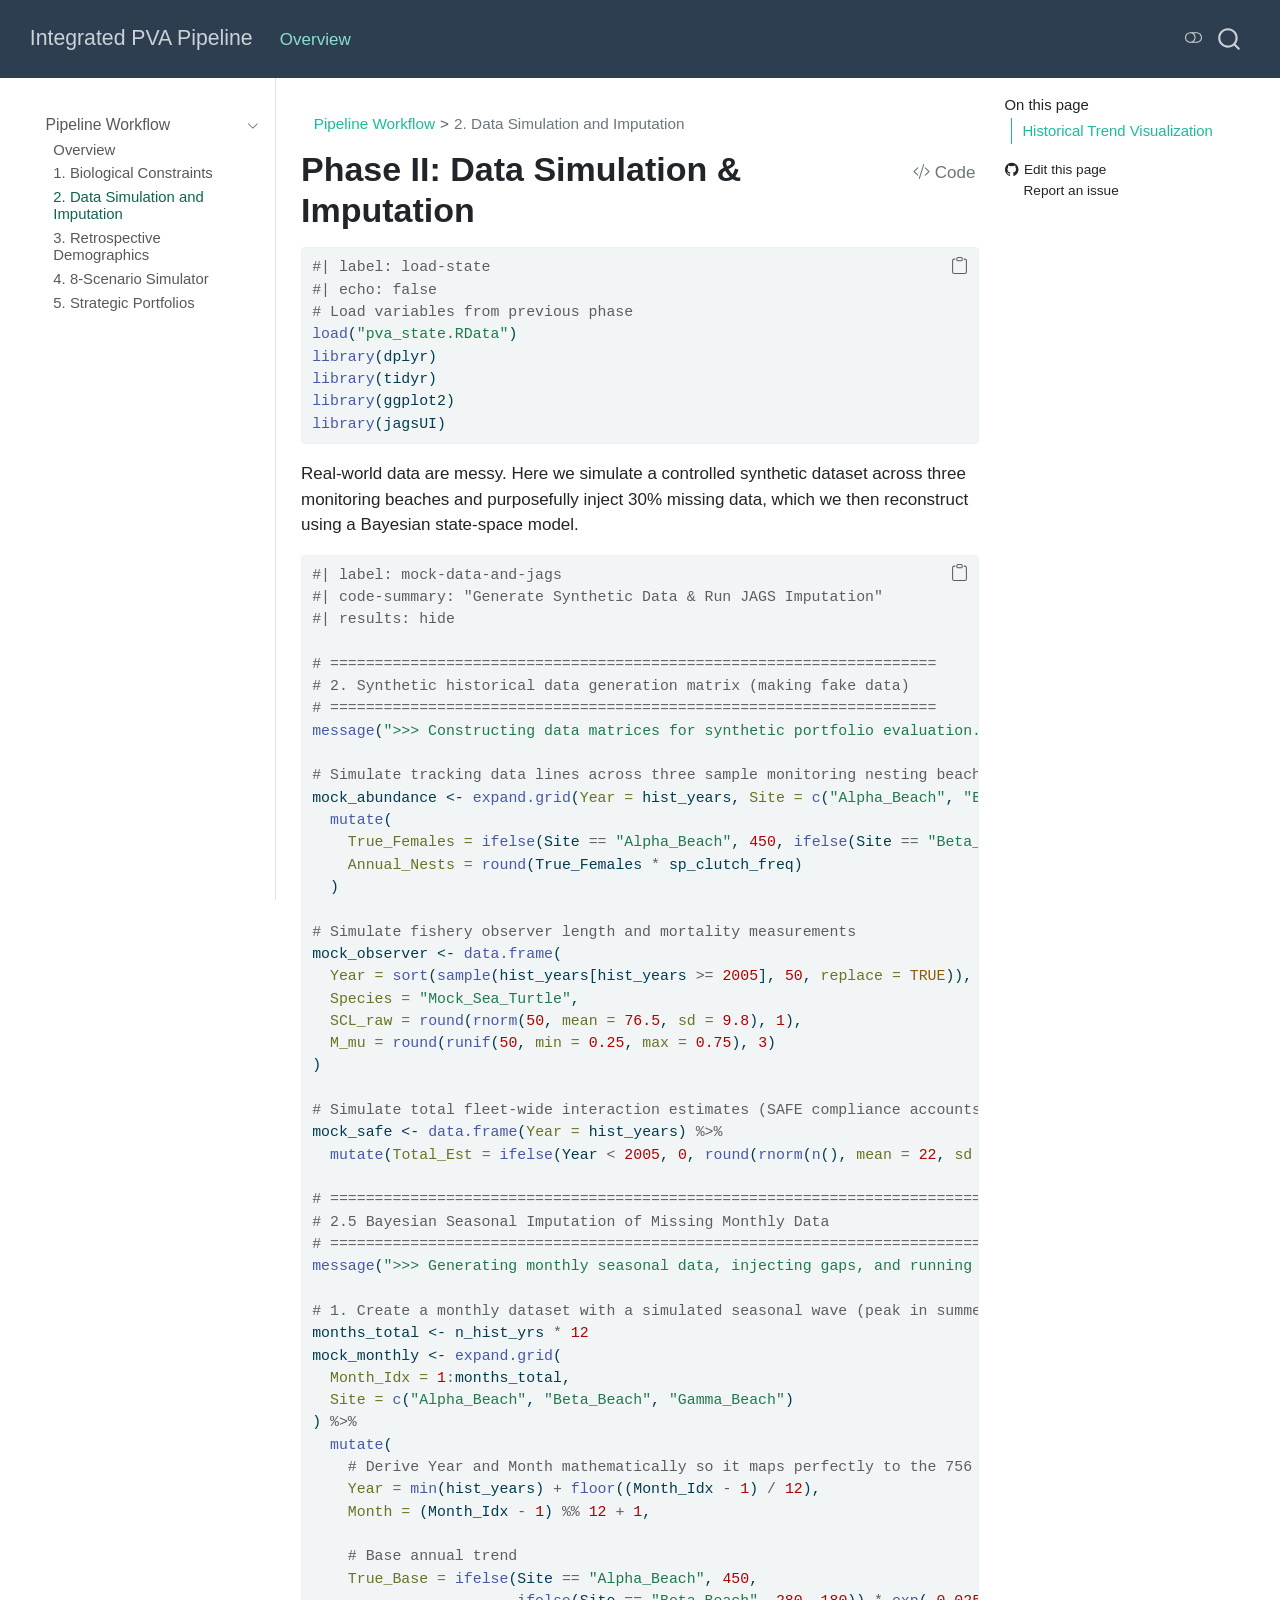
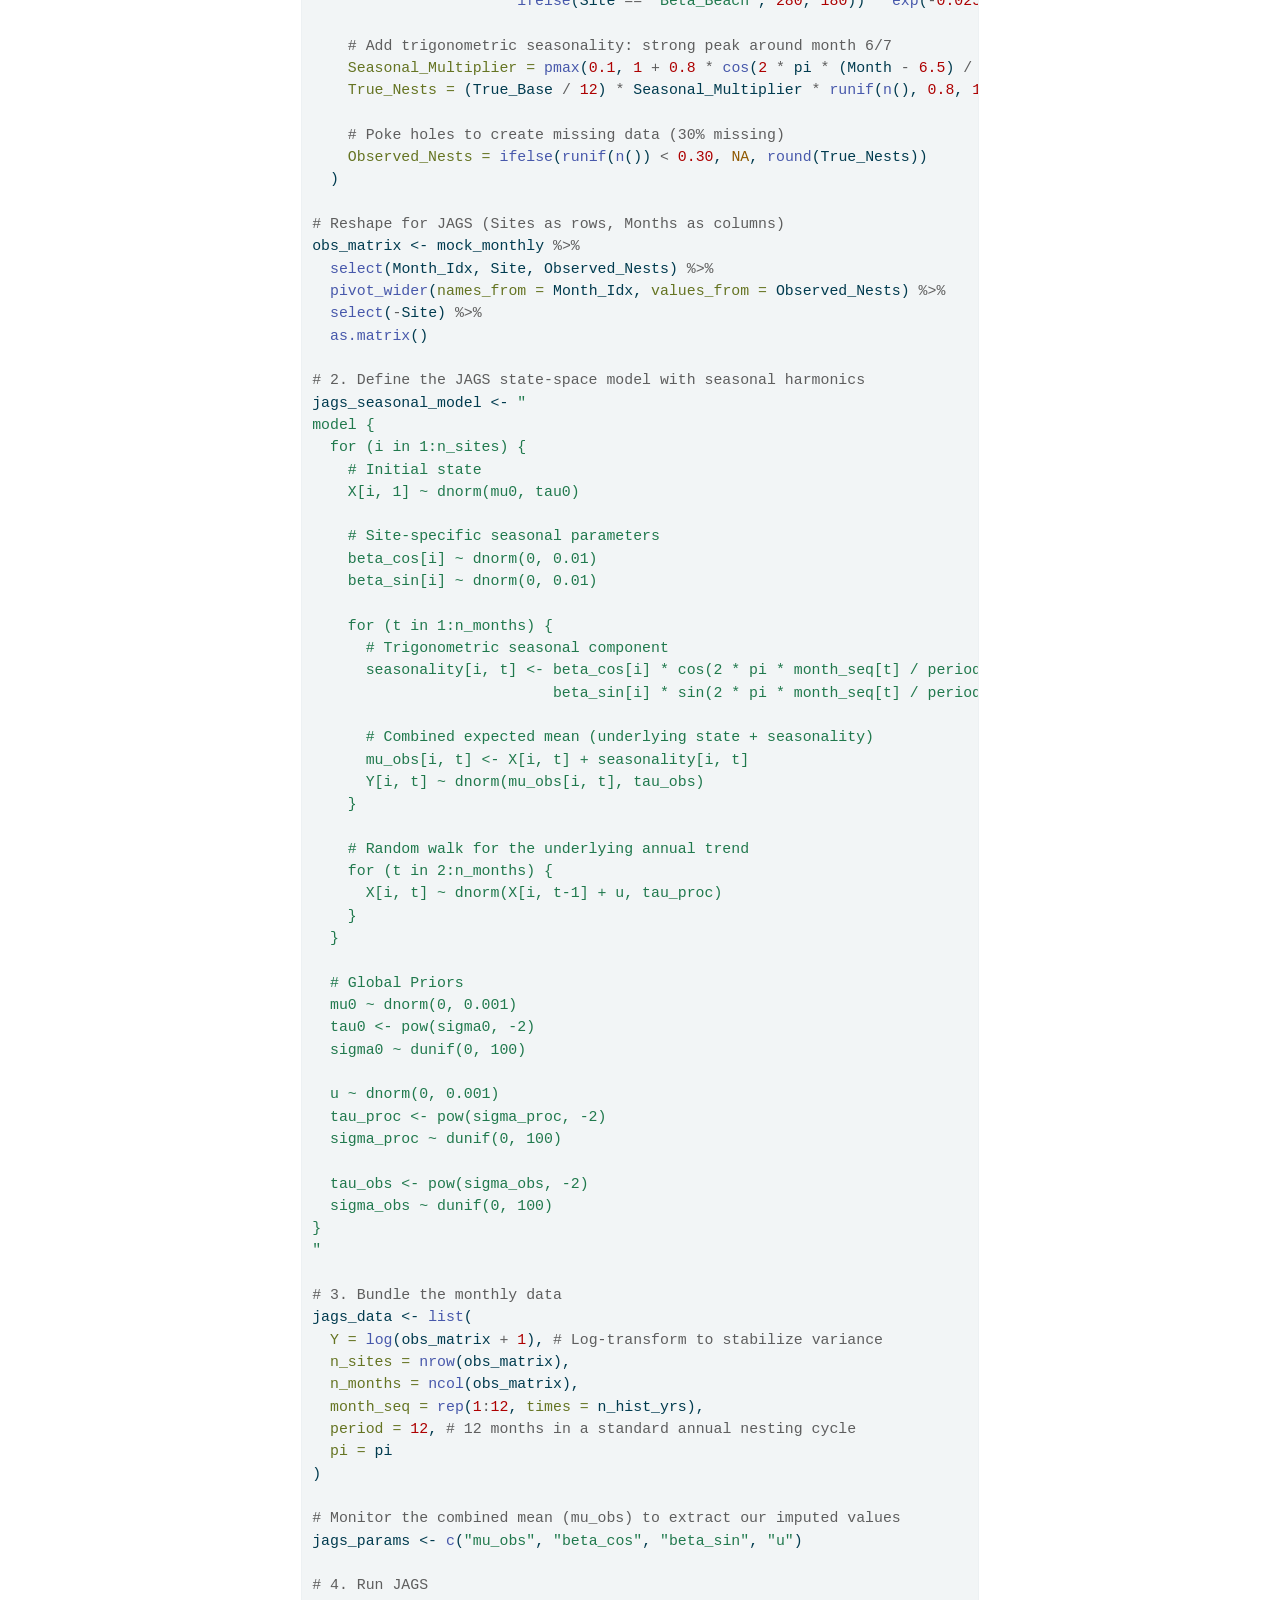
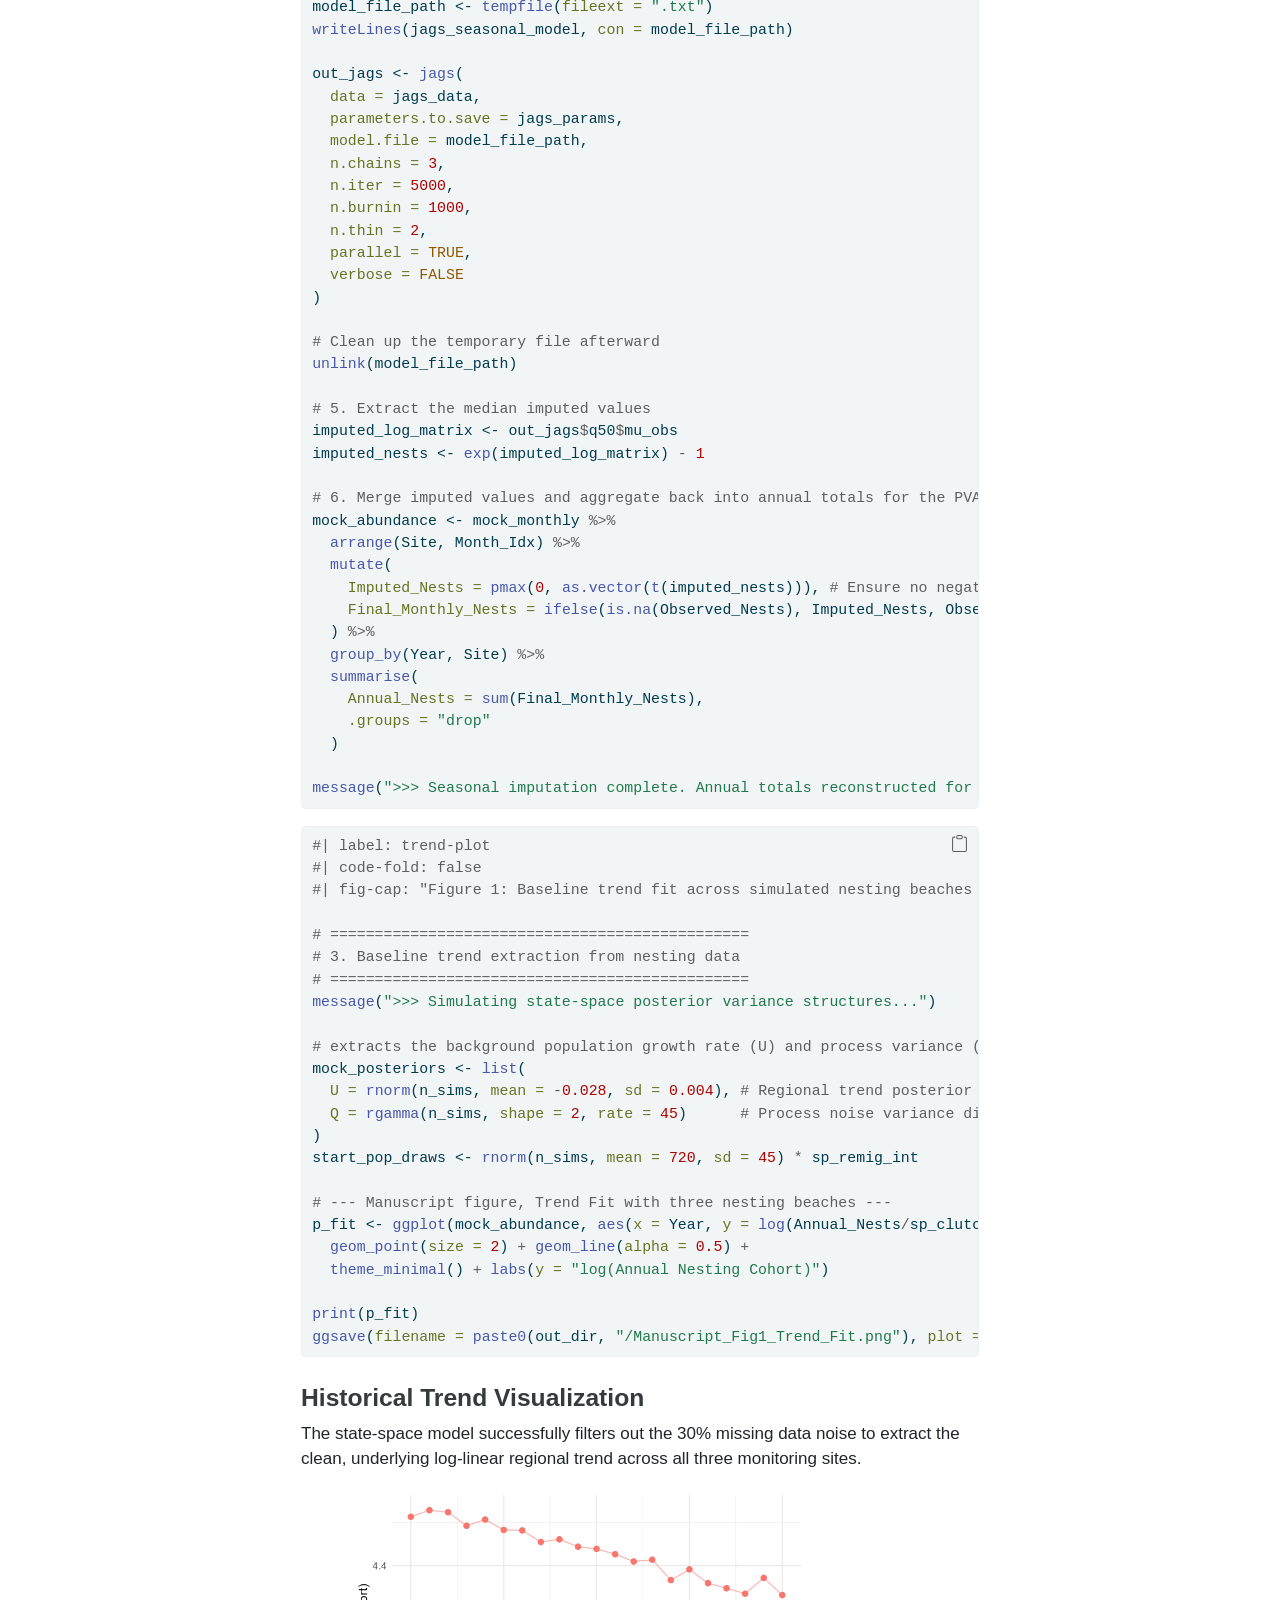
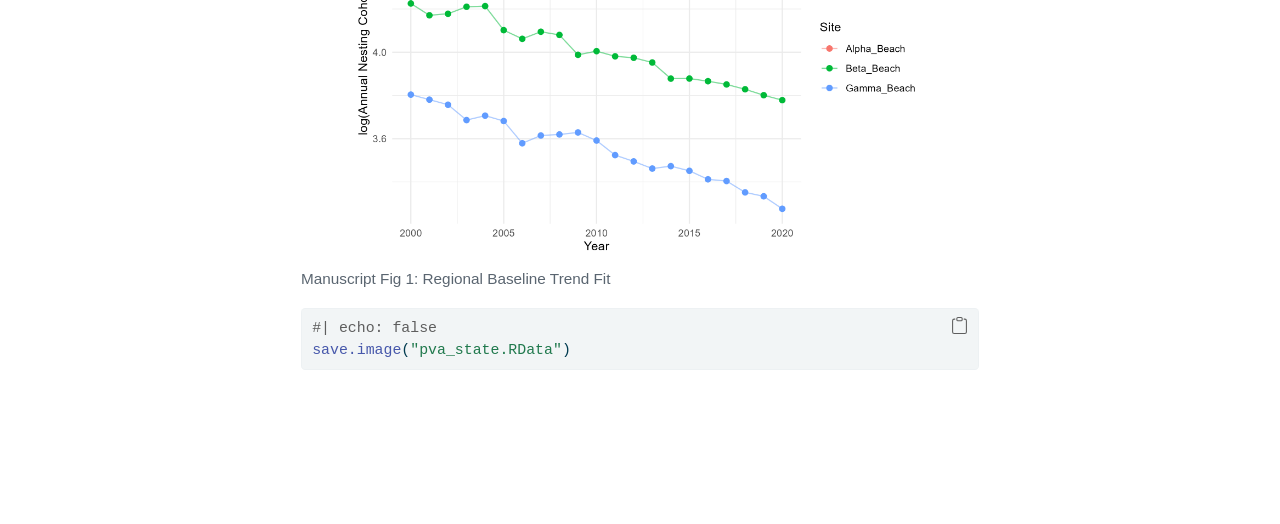
<file: docs/02-data.html>
<!DOCTYPE html>
<html xmlns="http://www.w3.org/1999/xhtml" lang="en" xml:lang="en"><head>

<meta charset="utf-8">
<meta name="generator" content="quarto-1.9.36">

<meta name="viewport" content="width=device-width, initial-scale=1.0, user-scalable=yes">


<title>Phase II: Data Simulation &amp; Imputation – Integrated PVA Pipeline</title>
<style>
/* Default styles provided by pandoc.
** See https://pandoc.org/MANUAL.html#variables-for-html for config info.
*/
code{white-space: pre-wrap;}
span.smallcaps{font-variant: small-caps;}
div.columns{display: flex; gap: min(4vw, 1.5em);}
div.column{flex: auto; overflow-x: auto;}
div.hanging-indent{margin-left: 1.5em; text-indent: -1.5em;}
ul.task-list{list-style: none;}
ul.task-list li input[type="checkbox"] {
  width: 0.8em;
  margin: 0 0.8em 0.2em -1em; /* quarto-specific, see https://github.com/quarto-dev/quarto-cli/issues/4556 */ 
  vertical-align: middle;
}
/* CSS for syntax highlighting */
html { -webkit-text-size-adjust: 100%; }
pre > code.sourceCode { white-space: pre; position: relative; }
pre > code.sourceCode > span { display: inline-block; line-height: 1.25; }
pre > code.sourceCode > span:empty { height: 1.2em; }
.sourceCode { overflow: visible; }
code.sourceCode > span { color: inherit; text-decoration: inherit; }
div.sourceCode { margin: 1em 0; }
pre.sourceCode { margin: 0; }
@media screen {
div.sourceCode { overflow: auto; }
}
@media print {
pre > code.sourceCode { white-space: pre-wrap; }
pre > code.sourceCode > span { text-indent: -5em; padding-left: 5em; }
}
pre.numberSource code
  { counter-reset: source-line 0; }
pre.numberSource code > span
  { position: relative; left: -4em; counter-increment: source-line; }
pre.numberSource code > span > a:first-child::before
  { content: counter(source-line);
    position: relative; left: -1em; text-align: right; vertical-align: baseline;
    border: none; display: inline-block;
    -webkit-touch-callout: none; -webkit-user-select: none;
    -khtml-user-select: none; -moz-user-select: none;
    -ms-user-select: none; user-select: none;
    padding: 0 4px; width: 4em;
  }
pre.numberSource { margin-left: 3em;  padding-left: 4px; }
div.sourceCode
  {   }
@media screen {
pre > code.sourceCode > span > a:first-child::before { text-decoration: underline; }
}
</style>


<script src="site_libs/quarto-nav/quarto-nav.js"></script>
<script src="site_libs/clipboard/clipboard.min.js"></script>
<script src="site_libs/quarto-search/autocomplete.umd.js"></script>
<script src="site_libs/quarto-search/fuse.min.js"></script>
<script src="site_libs/quarto-search/quarto-search.js"></script>
<meta name="quarto:offset" content="./">
<script src="site_libs/quarto-html/quarto.js" type="module"></script>
<script src="site_libs/quarto-html/tabsets/tabsets.js" type="module"></script>
<script src="site_libs/quarto-html/popper.min.js"></script>
<script src="site_libs/quarto-html/tippy.umd.min.js"></script>
<script src="site_libs/quarto-html/anchor.min.js"></script>
<link href="site_libs/quarto-html/tippy.css" rel="stylesheet">
<link href="site_libs/quarto-html/quarto-syntax-highlighting-845c23b38eaddc0f92fda52bfe77a8c8.css" rel="stylesheet" class="quarto-color-scheme" id="quarto-text-highlighting-styles">
<link href="site_libs/quarto-html/quarto-syntax-highlighting-dark-f418161beb48e0141c760e455f12af2c.css" rel="stylesheet" class="quarto-color-scheme quarto-color-alternate" id="quarto-text-highlighting-styles">
<link href="site_libs/quarto-html/quarto-syntax-highlighting-845c23b38eaddc0f92fda52bfe77a8c8.css" rel="stylesheet" class="quarto-color-scheme-extra" id="quarto-text-highlighting-styles">
<script src="site_libs/bootstrap/bootstrap.min.js"></script>
<link href="site_libs/bootstrap/bootstrap-icons.css" rel="stylesheet">
<link href="site_libs/bootstrap/bootstrap-edc4e7061c2c7a5ba8a1c034a1440415.min.css" rel="stylesheet" append-hash="true" class="quarto-color-scheme" id="quarto-bootstrap" data-mode="light">
<link href="site_libs/bootstrap/bootstrap-dark-89a05430e756aaca534b0ec7f0289466.min.css" rel="stylesheet" append-hash="true" class="quarto-color-scheme quarto-color-alternate" id="quarto-bootstrap" data-mode="dark">
<link href="site_libs/bootstrap/bootstrap-edc4e7061c2c7a5ba8a1c034a1440415.min.css" rel="stylesheet" append-hash="true" class="quarto-color-scheme-extra" id="quarto-bootstrap" data-mode="light">
<script id="quarto-search-options" type="application/json">{
  "location": "navbar",
  "copy-button": false,
  "collapse-after": 3,
  "panel-placement": "end",
  "type": "overlay",
  "limit": 50,
  "keyboard-shortcut": [
    "f",
    "/",
    "s"
  ],
  "show-item-context": false,
  "language": {
    "search-no-results-text": "No results",
    "search-matching-documents-text": "matching documents",
    "search-copy-link-title": "Copy link to search",
    "search-hide-matches-text": "Hide additional matches",
    "search-more-match-text": "more match in this document",
    "search-more-matches-text": "more matches in this document",
    "search-clear-button-title": "Clear",
    "search-text-placeholder": "",
    "search-detached-cancel-button-title": "Cancel",
    "search-submit-button-title": "Submit",
    "search-label": "Search"
  }
}</script>
<style>html{ scroll-behavior: smooth; }</style>


</head>

<body class="nav-sidebar floating nav-fixed quarto-light"><script id="quarto-html-before-body" type="application/javascript">
    const toggleBodyColorMode = (bsSheetEl) => {
      const mode = bsSheetEl.getAttribute("data-mode");
      const bodyEl = window.document.querySelector("body");
      if (mode === "dark") {
        bodyEl.classList.add("quarto-dark");
        bodyEl.classList.remove("quarto-light");
      } else {
        bodyEl.classList.add("quarto-light");
        bodyEl.classList.remove("quarto-dark");
      }
    }
    const toggleBodyColorPrimary = () => {
      const bsSheetEl = window.document.querySelector("link#quarto-bootstrap:not([rel=disabled-stylesheet])");
      if (bsSheetEl) {
        toggleBodyColorMode(bsSheetEl);
      }
    }
    const setColorSchemeToggle = (alternate) => {
      const toggles = window.document.querySelectorAll('.quarto-color-scheme-toggle');
      for (let i=0; i < toggles.length; i++) {
        const toggle = toggles[i];
        if (toggle) {
          if (alternate) {
            toggle.classList.add("alternate");
          } else {
            toggle.classList.remove("alternate");
          }
        }
      }
    };
    const toggleColorMode = (alternate) => {
      // Switch the stylesheets
      const primaryStylesheets = window.document.querySelectorAll('link.quarto-color-scheme:not(.quarto-color-alternate)');
      const alternateStylesheets = window.document.querySelectorAll('link.quarto-color-scheme.quarto-color-alternate');
      manageTransitions('#quarto-margin-sidebar .nav-link', false);
      if (alternate) {
        // note: dark is layered on light, we don't disable primary!
        enableStylesheet(alternateStylesheets);
        for (const sheetNode of alternateStylesheets) {
          if (sheetNode.id === "quarto-bootstrap") {
            toggleBodyColorMode(sheetNode);
          }
        }
      } else {
        disableStylesheet(alternateStylesheets);
        enableStylesheet(primaryStylesheets)
        toggleBodyColorPrimary();
      }
      manageTransitions('#quarto-margin-sidebar .nav-link', true);
      // Switch the toggles
      setColorSchemeToggle(alternate)
      // Hack to workaround the fact that safari doesn't
      // properly recolor the scrollbar when toggling (#1455)
      if (navigator.userAgent.indexOf('Safari') > 0 && navigator.userAgent.indexOf('Chrome') == -1) {
        manageTransitions("body", false);
        window.scrollTo(0, 1);
        setTimeout(() => {
          window.scrollTo(0, 0);
          manageTransitions("body", true);
        }, 40);
      }
    }
    const disableStylesheet = (stylesheets) => {
      for (let i=0; i < stylesheets.length; i++) {
        const stylesheet = stylesheets[i];
        stylesheet.rel = 'disabled-stylesheet';
      }
    }
    const enableStylesheet = (stylesheets) => {
      for (let i=0; i < stylesheets.length; i++) {
        const stylesheet = stylesheets[i];
        if(stylesheet.rel !== 'stylesheet') { // for Chrome, which will still FOUC without this check
          stylesheet.rel = 'stylesheet';
        }
      }
    }
    const manageTransitions = (selector, allowTransitions) => {
      const els = window.document.querySelectorAll(selector);
      for (let i=0; i < els.length; i++) {
        const el = els[i];
        if (allowTransitions) {
          el.classList.remove('notransition');
        } else {
          el.classList.add('notransition');
        }
      }
    }
    const isFileUrl = () => {
      return window.location.protocol === 'file:';
    }
    const hasAlternateSentinel = () => {
      let styleSentinel = getColorSchemeSentinel();
      if (styleSentinel !== null) {
        return styleSentinel === "alternate";
      } else {
        return false;
      }
    }
    const setStyleSentinel = (alternate) => {
      const value = alternate ? "alternate" : "default";
      if (!isFileUrl()) {
        window.localStorage.setItem("quarto-color-scheme", value);
      } else {
        localAlternateSentinel = value;
      }
    }
    const getColorSchemeSentinel = () => {
      if (!isFileUrl()) {
        const storageValue = window.localStorage.getItem("quarto-color-scheme");
        return storageValue != null ? storageValue : localAlternateSentinel;
      } else {
        return localAlternateSentinel;
      }
    }
    const toggleGiscusIfUsed = (isAlternate, darkModeDefault) => {
      const baseTheme = document.querySelector('#giscus-base-theme')?.value ?? 'light';
      const alternateTheme = document.querySelector('#giscus-alt-theme')?.value ?? 'dark';
      let newTheme = '';
      if(authorPrefersDark) {
        newTheme = isAlternate ? baseTheme : alternateTheme;
      } else {
        newTheme = isAlternate ? alternateTheme : baseTheme;
      }
      const changeGiscusTheme = () => {
        // From: https://github.com/giscus/giscus/issues/336
        const sendMessage = (message) => {
          const iframe = document.querySelector('iframe.giscus-frame');
          if (!iframe) return;
          iframe.contentWindow.postMessage({ giscus: message }, 'https://giscus.app');
        }
        sendMessage({
          setConfig: {
            theme: newTheme
          }
        });
      }
      const isGiscussLoaded = window.document.querySelector('iframe.giscus-frame') !== null;
      if (isGiscussLoaded) {
        changeGiscusTheme();
      }
    };
    const authorPrefersDark = false;
    const darkModeDefault = authorPrefersDark;
      document.querySelector('link#quarto-text-highlighting-styles.quarto-color-scheme-extra').rel = 'disabled-stylesheet';
      document.querySelector('link#quarto-bootstrap.quarto-color-scheme-extra').rel = 'disabled-stylesheet';
    let localAlternateSentinel = darkModeDefault ? 'alternate' : 'default';
    // Dark / light mode switch
    window.quartoToggleColorScheme = () => {
      // Read the current dark / light value
      let toAlternate = !hasAlternateSentinel();
      toggleColorMode(toAlternate);
      setStyleSentinel(toAlternate);
      toggleGiscusIfUsed(toAlternate, darkModeDefault);
      window.dispatchEvent(new Event('resize'));
    };
    // Switch to dark mode if need be
    if (hasAlternateSentinel()) {
      toggleColorMode(true);
    } else {
      toggleColorMode(false);
    }
  </script>

<div id="quarto-search-results"></div>
  <header id="quarto-header" class="headroom fixed-top">
    <nav class="navbar navbar-expand-lg " data-bs-theme="dark">
      <div class="navbar-container container-fluid">
      <div class="navbar-brand-container mx-auto">
    <a class="navbar-brand" href="./index.html">
    <span class="navbar-title">Integrated PVA Pipeline</span>
    </a>
  </div>
            <div id="quarto-search" class="" title="Search"></div>
          <button class="navbar-toggler" type="button" data-bs-toggle="collapse" data-bs-target="#navbarCollapse" aria-controls="navbarCollapse" role="menu" aria-expanded="false" aria-label="Toggle navigation" onclick="if (window.quartoToggleHeadroom) { window.quartoToggleHeadroom(); }">
  <span class="navbar-toggler-icon"></span>
</button>
          <div class="collapse navbar-collapse" id="navbarCollapse">
            <ul class="navbar-nav navbar-nav-scroll me-auto">
  <li class="nav-item">
    <a class="nav-link active" href="./index.html" aria-current="page"> 
<span class="menu-text">Overview</span></a>
  </li>  
</ul>
          </div> <!-- /navcollapse -->
            <div class="quarto-navbar-tools">
  <a href="" class="quarto-color-scheme-toggle quarto-navigation-tool  px-1" onclick="window.quartoToggleColorScheme(); return false;" title="Toggle dark mode"><i class="bi"></i></a>
</div>
      </div> <!-- /container-fluid -->
    </nav>
  <nav class="quarto-secondary-nav">
    <div class="container-fluid d-flex">
      <button type="button" class="quarto-btn-toggle btn" data-bs-toggle="collapse" role="button" data-bs-target=".quarto-sidebar-collapse-item" aria-controls="quarto-sidebar" aria-expanded="false" aria-label="Toggle sidebar navigation" onclick="if (window.quartoToggleHeadroom) { window.quartoToggleHeadroom(); }">
        <i class="bi bi-layout-text-sidebar-reverse"></i>
      </button>
        <nav class="quarto-page-breadcrumbs" aria-label="breadcrumb"><ol class="breadcrumb"><li class="breadcrumb-item"><a href="./index.html">Pipeline Workflow</a></li><li class="breadcrumb-item"><a href="./02-data.html">2. Data Simulation and Imputation</a></li></ol></nav>
        <a class="flex-grow-1" role="navigation" data-bs-toggle="collapse" data-bs-target=".quarto-sidebar-collapse-item" aria-controls="quarto-sidebar" aria-expanded="false" aria-label="Toggle sidebar navigation" onclick="if (window.quartoToggleHeadroom) { window.quartoToggleHeadroom(); }">      
        </a>
    </div>
  </nav>
</header>
<!-- content -->
<div id="quarto-content" class="quarto-container page-columns page-rows-contents page-layout-article page-navbar">
<!-- sidebar -->
  <nav id="quarto-sidebar" class="sidebar collapse collapse-horizontal quarto-sidebar-collapse-item sidebar-navigation floating overflow-auto">
    <div class="sidebar-menu-container"> 
    <ul class="list-unstyled mt-1">
        <li class="sidebar-item sidebar-item-section">
      <div class="sidebar-item-container"> 
            <a class="sidebar-item-text sidebar-link text-start" data-bs-toggle="collapse" data-bs-target="#quarto-sidebar-section-1" role="navigation" aria-expanded="true">
 <span class="menu-text">Pipeline Workflow</span></a>
          <a class="sidebar-item-toggle text-start" data-bs-toggle="collapse" data-bs-target="#quarto-sidebar-section-1" role="navigation" aria-expanded="true" aria-label="Toggle section">
            <i class="bi bi-chevron-right ms-2"></i>
          </a> 
      </div>
      <ul id="quarto-sidebar-section-1" class="collapse list-unstyled sidebar-section depth1 show">  
          <li class="sidebar-item">
  <div class="sidebar-item-container"> 
  <a href="./index.html" class="sidebar-item-text sidebar-link">
 <span class="menu-text">Overview</span></a>
  </div>
</li>
          <li class="sidebar-item">
  <div class="sidebar-item-container"> 
  <a href="./01-setup.html" class="sidebar-item-text sidebar-link">
 <span class="menu-text">1. Biological Constraints</span></a>
  </div>
</li>
          <li class="sidebar-item">
  <div class="sidebar-item-container"> 
  <a href="./02-data.html" class="sidebar-item-text sidebar-link active">
 <span class="menu-text">2. Data Simulation and Imputation</span></a>
  </div>
</li>
          <li class="sidebar-item">
  <div class="sidebar-item-container"> 
  <a href="./03-ane.html" class="sidebar-item-text sidebar-link">
 <span class="menu-text">3. Retrospective Demographics</span></a>
  </div>
</li>
          <li class="sidebar-item">
  <div class="sidebar-item-container"> 
  <a href="./04-sim.html" class="sidebar-item-text sidebar-link">
 <span class="menu-text">4. 8-Scenario Simulator</span></a>
  </div>
</li>
          <li class="sidebar-item">
  <div class="sidebar-item-container"> 
  <a href="./05-outcome.html" class="sidebar-item-text sidebar-link">
 <span class="menu-text">5. Strategic Portfolios</span></a>
  </div>
</li>
      </ul>
  </li>
    </ul>
    </div>
</nav>
<div id="quarto-sidebar-glass" class="quarto-sidebar-collapse-item" data-bs-toggle="collapse" data-bs-target=".quarto-sidebar-collapse-item"></div>
<!-- margin-sidebar -->
    <div id="quarto-margin-sidebar" class="sidebar margin-sidebar">
        <nav id="TOC" role="doc-toc" class="toc-active">
    <h2 id="toc-title">On this page</h2>
   
  <ul>
  <li><a href="#historical-trend-visualization" id="toc-historical-trend-visualization" class="nav-link active" data-scroll-target="#historical-trend-visualization">Historical Trend Visualization</a></li>
  </ul>
<div class="toc-actions"><ul><li><a href="https://github.com/AnnaOrtega-NOAA/integrated-pva-pipeline/edit/main/02-data.qmd" class="toc-action"><i class="bi bi-github"></i>Edit this page</a></li><li><a href="https://github.com/AnnaOrtega-NOAA/integrated-pva-pipeline/issues/new" class="toc-action"><i class="bi empty"></i>Report an issue</a></li></ul></div></nav>
    </div>
<!-- main -->
<main class="content" id="quarto-document-content">


<header id="title-block-header" class="quarto-title-block default"><nav class="quarto-page-breadcrumbs quarto-title-breadcrumbs d-none d-lg-block" aria-label="breadcrumb"><ol class="breadcrumb"><li class="breadcrumb-item"><a href="./index.html">Pipeline Workflow</a></li><li class="breadcrumb-item"><a href="./02-data.html">2. Data Simulation and Imputation</a></li></ol></nav>
<div class="quarto-title">
<div class="quarto-title-block"><div><h1 class="title">Phase II: Data Simulation &amp; Imputation</h1><button type="button" class="btn code-tools-button" id="quarto-code-tools-source"><i class="bi"></i> Code</button></div></div>
</div>



<div class="quarto-title-meta">

    
  
    
  </div>
  


</header>


<div class="code-copy-outer-scaffold"><div class="sourceCode" id="cb1"><pre class="sourceCode r code-with-copy"><code class="sourceCode r"><span id="cb1-1"><a href="#cb1-1" aria-hidden="true" tabindex="-1"></a><span class="co">#| label: load-state</span></span>
<span id="cb1-2"><a href="#cb1-2" aria-hidden="true" tabindex="-1"></a><span class="co">#| echo: false</span></span>
<span id="cb1-3"><a href="#cb1-3" aria-hidden="true" tabindex="-1"></a><span class="co"># Load variables from previous phase</span></span>
<span id="cb1-4"><a href="#cb1-4" aria-hidden="true" tabindex="-1"></a><span class="fu">load</span>(<span class="st">"pva_state.RData"</span>)</span>
<span id="cb1-5"><a href="#cb1-5" aria-hidden="true" tabindex="-1"></a><span class="fu">library</span>(dplyr)</span>
<span id="cb1-6"><a href="#cb1-6" aria-hidden="true" tabindex="-1"></a><span class="fu">library</span>(tidyr)</span>
<span id="cb1-7"><a href="#cb1-7" aria-hidden="true" tabindex="-1"></a><span class="fu">library</span>(ggplot2)</span>
<span id="cb1-8"><a href="#cb1-8" aria-hidden="true" tabindex="-1"></a><span class="fu">library</span>(jagsUI)</span></code></pre></div><button title="Copy to Clipboard" class="code-copy-button"><i class="bi"></i></button></div>
<p>Real-world data are messy. Here we simulate a controlled synthetic dataset across three monitoring beaches and purposefully inject 30% missing data, which we then reconstruct using a Bayesian state-space model.</p>
<div class="code-copy-outer-scaffold"><div class="sourceCode" id="cb2"><pre class="sourceCode r code-with-copy"><code class="sourceCode r"><span id="cb2-1"><a href="#cb2-1" aria-hidden="true" tabindex="-1"></a><span class="co">#| label: mock-data-and-jags</span></span>
<span id="cb2-2"><a href="#cb2-2" aria-hidden="true" tabindex="-1"></a><span class="co">#| code-summary: "Generate Synthetic Data &amp; Run JAGS Imputation"</span></span>
<span id="cb2-3"><a href="#cb2-3" aria-hidden="true" tabindex="-1"></a><span class="co">#| results: hide</span></span>
<span id="cb2-4"><a href="#cb2-4" aria-hidden="true" tabindex="-1"></a></span>
<span id="cb2-5"><a href="#cb2-5" aria-hidden="true" tabindex="-1"></a><span class="co"># ====================================================================</span></span>
<span id="cb2-6"><a href="#cb2-6" aria-hidden="true" tabindex="-1"></a><span class="co"># 2. Synthetic historical data generation matrix (making fake data)</span></span>
<span id="cb2-7"><a href="#cb2-7" aria-hidden="true" tabindex="-1"></a><span class="co"># ====================================================================</span></span>
<span id="cb2-8"><a href="#cb2-8" aria-hidden="true" tabindex="-1"></a><span class="fu">message</span>(<span class="st">"&gt;&gt;&gt; Constructing data matrices for synthetic portfolio evaluation..."</span>)</span>
<span id="cb2-9"><a href="#cb2-9" aria-hidden="true" tabindex="-1"></a></span>
<span id="cb2-10"><a href="#cb2-10" aria-hidden="true" tabindex="-1"></a><span class="co"># Simulate tracking data lines across three sample monitoring nesting beaches, Alpha, Beta, Gamma</span></span>
<span id="cb2-11"><a href="#cb2-11" aria-hidden="true" tabindex="-1"></a>mock_abundance <span class="ot">&lt;-</span> <span class="fu">expand.grid</span>(<span class="at">Year =</span> hist_years, <span class="at">Site =</span> <span class="fu">c</span>(<span class="st">"Alpha_Beach"</span>, <span class="st">"Beta_Beach"</span>, <span class="st">"Gamma_Beach"</span>)) <span class="sc">%&gt;%</span></span>
<span id="cb2-12"><a href="#cb2-12" aria-hidden="true" tabindex="-1"></a>  <span class="fu">mutate</span>(</span>
<span id="cb2-13"><a href="#cb2-13" aria-hidden="true" tabindex="-1"></a>    <span class="at">True_Females =</span> <span class="fu">ifelse</span>(Site <span class="sc">==</span> <span class="st">"Alpha_Beach"</span>, <span class="dv">450</span>, <span class="fu">ifelse</span>(Site <span class="sc">==</span> <span class="st">"Beta_Beach"</span>, <span class="dv">280</span>, <span class="dv">180</span>)) <span class="sc">*</span> <span class="fu">exp</span>(<span class="sc">-</span><span class="fl">0.025</span> <span class="sc">*</span> (Year <span class="sc">-</span> <span class="dv">2000</span>)) <span class="sc">*</span> <span class="fu">runif</span>(<span class="fu">n</span>(), <span class="fl">0.75</span>, <span class="fl">1.25</span>),</span>
<span id="cb2-14"><a href="#cb2-14" aria-hidden="true" tabindex="-1"></a>    <span class="at">Annual_Nests =</span> <span class="fu">round</span>(True_Females <span class="sc">*</span> sp_clutch_freq)</span>
<span id="cb2-15"><a href="#cb2-15" aria-hidden="true" tabindex="-1"></a>  )</span>
<span id="cb2-16"><a href="#cb2-16" aria-hidden="true" tabindex="-1"></a></span>
<span id="cb2-17"><a href="#cb2-17" aria-hidden="true" tabindex="-1"></a><span class="co"># Simulate fishery observer length and mortality measurements</span></span>
<span id="cb2-18"><a href="#cb2-18" aria-hidden="true" tabindex="-1"></a>mock_observer <span class="ot">&lt;-</span> <span class="fu">data.frame</span>(</span>
<span id="cb2-19"><a href="#cb2-19" aria-hidden="true" tabindex="-1"></a>  <span class="at">Year =</span> <span class="fu">sort</span>(<span class="fu">sample</span>(hist_years[hist_years <span class="sc">&gt;=</span> <span class="dv">2005</span>], <span class="dv">50</span>, <span class="at">replace =</span> <span class="cn">TRUE</span>)),</span>
<span id="cb2-20"><a href="#cb2-20" aria-hidden="true" tabindex="-1"></a>  <span class="at">Species =</span> <span class="st">"Mock_Sea_Turtle"</span>,</span>
<span id="cb2-21"><a href="#cb2-21" aria-hidden="true" tabindex="-1"></a>  <span class="at">SCL_raw =</span> <span class="fu">round</span>(<span class="fu">rnorm</span>(<span class="dv">50</span>, <span class="at">mean =</span> <span class="fl">76.5</span>, <span class="at">sd =</span> <span class="fl">9.8</span>), <span class="dv">1</span>),</span>
<span id="cb2-22"><a href="#cb2-22" aria-hidden="true" tabindex="-1"></a>  <span class="at">M_mu =</span> <span class="fu">round</span>(<span class="fu">runif</span>(<span class="dv">50</span>, <span class="at">min =</span> <span class="fl">0.25</span>, <span class="at">max =</span> <span class="fl">0.75</span>), <span class="dv">3</span>)</span>
<span id="cb2-23"><a href="#cb2-23" aria-hidden="true" tabindex="-1"></a>)</span>
<span id="cb2-24"><a href="#cb2-24" aria-hidden="true" tabindex="-1"></a></span>
<span id="cb2-25"><a href="#cb2-25" aria-hidden="true" tabindex="-1"></a><span class="co"># Simulate total fleet-wide interaction estimates (SAFE compliance accounts)</span></span>
<span id="cb2-26"><a href="#cb2-26" aria-hidden="true" tabindex="-1"></a>mock_safe <span class="ot">&lt;-</span> <span class="fu">data.frame</span>(<span class="at">Year =</span> hist_years) <span class="sc">%&gt;%</span></span>
<span id="cb2-27"><a href="#cb2-27" aria-hidden="true" tabindex="-1"></a>  <span class="fu">mutate</span>(<span class="at">Total_Est =</span> <span class="fu">ifelse</span>(Year <span class="sc">&lt;</span> <span class="dv">2005</span>, <span class="dv">0</span>, <span class="fu">round</span>(<span class="fu">rnorm</span>(<span class="fu">n</span>(), <span class="at">mean =</span> <span class="dv">22</span>, <span class="at">sd =</span> <span class="dv">3</span>))))</span>
<span id="cb2-28"><a href="#cb2-28" aria-hidden="true" tabindex="-1"></a></span>
<span id="cb2-29"><a href="#cb2-29" aria-hidden="true" tabindex="-1"></a><span class="co"># ==============================================================================</span></span>
<span id="cb2-30"><a href="#cb2-30" aria-hidden="true" tabindex="-1"></a><span class="co"># 2.5 Bayesian Seasonal Imputation of Missing Monthly Data</span></span>
<span id="cb2-31"><a href="#cb2-31" aria-hidden="true" tabindex="-1"></a><span class="co"># ==============================================================================</span></span>
<span id="cb2-32"><a href="#cb2-32" aria-hidden="true" tabindex="-1"></a><span class="fu">message</span>(<span class="st">"&gt;&gt;&gt; Generating monthly seasonal data, injecting gaps, and running JAGS imputation..."</span>)</span>
<span id="cb2-33"><a href="#cb2-33" aria-hidden="true" tabindex="-1"></a></span>
<span id="cb2-34"><a href="#cb2-34" aria-hidden="true" tabindex="-1"></a><span class="co"># 1. Create a monthly dataset with a simulated seasonal wave (peak in summer)</span></span>
<span id="cb2-35"><a href="#cb2-35" aria-hidden="true" tabindex="-1"></a>months_total <span class="ot">&lt;-</span> n_hist_yrs <span class="sc">*</span> <span class="dv">12</span></span>
<span id="cb2-36"><a href="#cb2-36" aria-hidden="true" tabindex="-1"></a>mock_monthly <span class="ot">&lt;-</span> <span class="fu">expand.grid</span>(</span>
<span id="cb2-37"><a href="#cb2-37" aria-hidden="true" tabindex="-1"></a>  <span class="at">Month_Idx =</span> <span class="dv">1</span><span class="sc">:</span>months_total,</span>
<span id="cb2-38"><a href="#cb2-38" aria-hidden="true" tabindex="-1"></a>  <span class="at">Site =</span> <span class="fu">c</span>(<span class="st">"Alpha_Beach"</span>, <span class="st">"Beta_Beach"</span>, <span class="st">"Gamma_Beach"</span>)</span>
<span id="cb2-39"><a href="#cb2-39" aria-hidden="true" tabindex="-1"></a>) <span class="sc">%&gt;%</span></span>
<span id="cb2-40"><a href="#cb2-40" aria-hidden="true" tabindex="-1"></a>  <span class="fu">mutate</span>(</span>
<span id="cb2-41"><a href="#cb2-41" aria-hidden="true" tabindex="-1"></a>    <span class="co"># Derive Year and Month mathematically so it maps perfectly to the 756 rows</span></span>
<span id="cb2-42"><a href="#cb2-42" aria-hidden="true" tabindex="-1"></a>    <span class="at">Year =</span> <span class="fu">min</span>(hist_years) <span class="sc">+</span> <span class="fu">floor</span>((Month_Idx <span class="sc">-</span> <span class="dv">1</span>) <span class="sc">/</span> <span class="dv">12</span>),</span>
<span id="cb2-43"><a href="#cb2-43" aria-hidden="true" tabindex="-1"></a>    <span class="at">Month =</span> (Month_Idx <span class="sc">-</span> <span class="dv">1</span>) <span class="sc">%%</span> <span class="dv">12</span> <span class="sc">+</span> <span class="dv">1</span>,</span>
<span id="cb2-44"><a href="#cb2-44" aria-hidden="true" tabindex="-1"></a></span>
<span id="cb2-45"><a href="#cb2-45" aria-hidden="true" tabindex="-1"></a>    <span class="co"># Base annual trend</span></span>
<span id="cb2-46"><a href="#cb2-46" aria-hidden="true" tabindex="-1"></a>    <span class="at">True_Base =</span> <span class="fu">ifelse</span>(Site <span class="sc">==</span> <span class="st">"Alpha_Beach"</span>, <span class="dv">450</span>,</span>
<span id="cb2-47"><a href="#cb2-47" aria-hidden="true" tabindex="-1"></a>                       <span class="fu">ifelse</span>(Site <span class="sc">==</span> <span class="st">"Beta_Beach"</span>, <span class="dv">280</span>, <span class="dv">180</span>)) <span class="sc">*</span> <span class="fu">exp</span>(<span class="sc">-</span><span class="fl">0.025</span> <span class="sc">*</span> (Year <span class="sc">-</span> <span class="fu">min</span>(hist_years))),</span>
<span id="cb2-48"><a href="#cb2-48" aria-hidden="true" tabindex="-1"></a></span>
<span id="cb2-49"><a href="#cb2-49" aria-hidden="true" tabindex="-1"></a>    <span class="co"># Add trigonometric seasonality: strong peak around month 6/7</span></span>
<span id="cb2-50"><a href="#cb2-50" aria-hidden="true" tabindex="-1"></a>    <span class="at">Seasonal_Multiplier =</span> <span class="fu">pmax</span>(<span class="fl">0.1</span>, <span class="dv">1</span> <span class="sc">+</span> <span class="fl">0.8</span> <span class="sc">*</span> <span class="fu">cos</span>(<span class="dv">2</span> <span class="sc">*</span> pi <span class="sc">*</span> (Month <span class="sc">-</span> <span class="fl">6.5</span>) <span class="sc">/</span> <span class="dv">12</span>)),</span>
<span id="cb2-51"><a href="#cb2-51" aria-hidden="true" tabindex="-1"></a>    <span class="at">True_Nests =</span> (True_Base <span class="sc">/</span> <span class="dv">12</span>) <span class="sc">*</span> Seasonal_Multiplier <span class="sc">*</span> <span class="fu">runif</span>(<span class="fu">n</span>(), <span class="fl">0.8</span>, <span class="fl">1.2</span>),</span>
<span id="cb2-52"><a href="#cb2-52" aria-hidden="true" tabindex="-1"></a></span>
<span id="cb2-53"><a href="#cb2-53" aria-hidden="true" tabindex="-1"></a>    <span class="co"># Poke holes to create missing data (30% missing)</span></span>
<span id="cb2-54"><a href="#cb2-54" aria-hidden="true" tabindex="-1"></a>    <span class="at">Observed_Nests =</span> <span class="fu">ifelse</span>(<span class="fu">runif</span>(<span class="fu">n</span>()) <span class="sc">&lt;</span> <span class="fl">0.30</span>, <span class="cn">NA</span>, <span class="fu">round</span>(True_Nests))</span>
<span id="cb2-55"><a href="#cb2-55" aria-hidden="true" tabindex="-1"></a>  )</span>
<span id="cb2-56"><a href="#cb2-56" aria-hidden="true" tabindex="-1"></a></span>
<span id="cb2-57"><a href="#cb2-57" aria-hidden="true" tabindex="-1"></a><span class="co"># Reshape for JAGS (Sites as rows, Months as columns)</span></span>
<span id="cb2-58"><a href="#cb2-58" aria-hidden="true" tabindex="-1"></a>obs_matrix <span class="ot">&lt;-</span> mock_monthly <span class="sc">%&gt;%</span></span>
<span id="cb2-59"><a href="#cb2-59" aria-hidden="true" tabindex="-1"></a>  <span class="fu">select</span>(Month_Idx, Site, Observed_Nests) <span class="sc">%&gt;%</span></span>
<span id="cb2-60"><a href="#cb2-60" aria-hidden="true" tabindex="-1"></a>  <span class="fu">pivot_wider</span>(<span class="at">names_from =</span> Month_Idx, <span class="at">values_from =</span> Observed_Nests) <span class="sc">%&gt;%</span></span>
<span id="cb2-61"><a href="#cb2-61" aria-hidden="true" tabindex="-1"></a>  <span class="fu">select</span>(<span class="sc">-</span>Site) <span class="sc">%&gt;%</span></span>
<span id="cb2-62"><a href="#cb2-62" aria-hidden="true" tabindex="-1"></a>  <span class="fu">as.matrix</span>()</span>
<span id="cb2-63"><a href="#cb2-63" aria-hidden="true" tabindex="-1"></a></span>
<span id="cb2-64"><a href="#cb2-64" aria-hidden="true" tabindex="-1"></a><span class="co"># 2. Define the JAGS state-space model with seasonal harmonics</span></span>
<span id="cb2-65"><a href="#cb2-65" aria-hidden="true" tabindex="-1"></a>jags_seasonal_model <span class="ot">&lt;-</span> <span class="st">"</span></span>
<span id="cb2-66"><a href="#cb2-66" aria-hidden="true" tabindex="-1"></a><span class="st">model {</span></span>
<span id="cb2-67"><a href="#cb2-67" aria-hidden="true" tabindex="-1"></a><span class="st">  for (i in 1:n_sites) {</span></span>
<span id="cb2-68"><a href="#cb2-68" aria-hidden="true" tabindex="-1"></a><span class="st">    # Initial state</span></span>
<span id="cb2-69"><a href="#cb2-69" aria-hidden="true" tabindex="-1"></a><span class="st">    X[i, 1] ~ dnorm(mu0, tau0)</span></span>
<span id="cb2-70"><a href="#cb2-70" aria-hidden="true" tabindex="-1"></a></span>
<span id="cb2-71"><a href="#cb2-71" aria-hidden="true" tabindex="-1"></a><span class="st">    # Site-specific seasonal parameters</span></span>
<span id="cb2-72"><a href="#cb2-72" aria-hidden="true" tabindex="-1"></a><span class="st">    beta_cos[i] ~ dnorm(0, 0.01)</span></span>
<span id="cb2-73"><a href="#cb2-73" aria-hidden="true" tabindex="-1"></a><span class="st">    beta_sin[i] ~ dnorm(0, 0.01)</span></span>
<span id="cb2-74"><a href="#cb2-74" aria-hidden="true" tabindex="-1"></a></span>
<span id="cb2-75"><a href="#cb2-75" aria-hidden="true" tabindex="-1"></a><span class="st">    for (t in 1:n_months) {</span></span>
<span id="cb2-76"><a href="#cb2-76" aria-hidden="true" tabindex="-1"></a><span class="st">      # Trigonometric seasonal component</span></span>
<span id="cb2-77"><a href="#cb2-77" aria-hidden="true" tabindex="-1"></a><span class="st">      seasonality[i, t] &lt;- beta_cos[i] * cos(2 * pi * month_seq[t] / period) +</span></span>
<span id="cb2-78"><a href="#cb2-78" aria-hidden="true" tabindex="-1"></a><span class="st">                           beta_sin[i] * sin(2 * pi * month_seq[t] / period)</span></span>
<span id="cb2-79"><a href="#cb2-79" aria-hidden="true" tabindex="-1"></a></span>
<span id="cb2-80"><a href="#cb2-80" aria-hidden="true" tabindex="-1"></a><span class="st">      # Combined expected mean (underlying state + seasonality)</span></span>
<span id="cb2-81"><a href="#cb2-81" aria-hidden="true" tabindex="-1"></a><span class="st">      mu_obs[i, t] &lt;- X[i, t] + seasonality[i, t]</span></span>
<span id="cb2-82"><a href="#cb2-82" aria-hidden="true" tabindex="-1"></a><span class="st">      Y[i, t] ~ dnorm(mu_obs[i, t], tau_obs)</span></span>
<span id="cb2-83"><a href="#cb2-83" aria-hidden="true" tabindex="-1"></a><span class="st">    }</span></span>
<span id="cb2-84"><a href="#cb2-84" aria-hidden="true" tabindex="-1"></a></span>
<span id="cb2-85"><a href="#cb2-85" aria-hidden="true" tabindex="-1"></a><span class="st">    # Random walk for the underlying annual trend</span></span>
<span id="cb2-86"><a href="#cb2-86" aria-hidden="true" tabindex="-1"></a><span class="st">    for (t in 2:n_months) {</span></span>
<span id="cb2-87"><a href="#cb2-87" aria-hidden="true" tabindex="-1"></a><span class="st">      X[i, t] ~ dnorm(X[i, t-1] + u, tau_proc)</span></span>
<span id="cb2-88"><a href="#cb2-88" aria-hidden="true" tabindex="-1"></a><span class="st">    }</span></span>
<span id="cb2-89"><a href="#cb2-89" aria-hidden="true" tabindex="-1"></a><span class="st">  }</span></span>
<span id="cb2-90"><a href="#cb2-90" aria-hidden="true" tabindex="-1"></a></span>
<span id="cb2-91"><a href="#cb2-91" aria-hidden="true" tabindex="-1"></a><span class="st">  # Global Priors</span></span>
<span id="cb2-92"><a href="#cb2-92" aria-hidden="true" tabindex="-1"></a><span class="st">  mu0 ~ dnorm(0, 0.001)</span></span>
<span id="cb2-93"><a href="#cb2-93" aria-hidden="true" tabindex="-1"></a><span class="st">  tau0 &lt;- pow(sigma0, -2)</span></span>
<span id="cb2-94"><a href="#cb2-94" aria-hidden="true" tabindex="-1"></a><span class="st">  sigma0 ~ dunif(0, 100)</span></span>
<span id="cb2-95"><a href="#cb2-95" aria-hidden="true" tabindex="-1"></a></span>
<span id="cb2-96"><a href="#cb2-96" aria-hidden="true" tabindex="-1"></a><span class="st">  u ~ dnorm(0, 0.001)</span></span>
<span id="cb2-97"><a href="#cb2-97" aria-hidden="true" tabindex="-1"></a><span class="st">  tau_proc &lt;- pow(sigma_proc, -2)</span></span>
<span id="cb2-98"><a href="#cb2-98" aria-hidden="true" tabindex="-1"></a><span class="st">  sigma_proc ~ dunif(0, 100)</span></span>
<span id="cb2-99"><a href="#cb2-99" aria-hidden="true" tabindex="-1"></a></span>
<span id="cb2-100"><a href="#cb2-100" aria-hidden="true" tabindex="-1"></a><span class="st">  tau_obs &lt;- pow(sigma_obs, -2)</span></span>
<span id="cb2-101"><a href="#cb2-101" aria-hidden="true" tabindex="-1"></a><span class="st">  sigma_obs ~ dunif(0, 100)</span></span>
<span id="cb2-102"><a href="#cb2-102" aria-hidden="true" tabindex="-1"></a><span class="st">}</span></span>
<span id="cb2-103"><a href="#cb2-103" aria-hidden="true" tabindex="-1"></a><span class="st">"</span></span>
<span id="cb2-104"><a href="#cb2-104" aria-hidden="true" tabindex="-1"></a></span>
<span id="cb2-105"><a href="#cb2-105" aria-hidden="true" tabindex="-1"></a><span class="co"># 3. Bundle the monthly data</span></span>
<span id="cb2-106"><a href="#cb2-106" aria-hidden="true" tabindex="-1"></a>jags_data <span class="ot">&lt;-</span> <span class="fu">list</span>(</span>
<span id="cb2-107"><a href="#cb2-107" aria-hidden="true" tabindex="-1"></a>  <span class="at">Y =</span> <span class="fu">log</span>(obs_matrix <span class="sc">+</span> <span class="dv">1</span>), <span class="co"># Log-transform to stabilize variance</span></span>
<span id="cb2-108"><a href="#cb2-108" aria-hidden="true" tabindex="-1"></a>  <span class="at">n_sites =</span> <span class="fu">nrow</span>(obs_matrix),</span>
<span id="cb2-109"><a href="#cb2-109" aria-hidden="true" tabindex="-1"></a>  <span class="at">n_months =</span> <span class="fu">ncol</span>(obs_matrix),</span>
<span id="cb2-110"><a href="#cb2-110" aria-hidden="true" tabindex="-1"></a>  <span class="at">month_seq =</span> <span class="fu">rep</span>(<span class="dv">1</span><span class="sc">:</span><span class="dv">12</span>, <span class="at">times =</span> n_hist_yrs),</span>
<span id="cb2-111"><a href="#cb2-111" aria-hidden="true" tabindex="-1"></a>  <span class="at">period =</span> <span class="dv">12</span>, <span class="co"># 12 months in a standard annual nesting cycle</span></span>
<span id="cb2-112"><a href="#cb2-112" aria-hidden="true" tabindex="-1"></a>  <span class="at">pi =</span> pi</span>
<span id="cb2-113"><a href="#cb2-113" aria-hidden="true" tabindex="-1"></a>)</span>
<span id="cb2-114"><a href="#cb2-114" aria-hidden="true" tabindex="-1"></a></span>
<span id="cb2-115"><a href="#cb2-115" aria-hidden="true" tabindex="-1"></a><span class="co"># Monitor the combined mean (mu_obs) to extract our imputed values</span></span>
<span id="cb2-116"><a href="#cb2-116" aria-hidden="true" tabindex="-1"></a>jags_params <span class="ot">&lt;-</span> <span class="fu">c</span>(<span class="st">"mu_obs"</span>, <span class="st">"beta_cos"</span>, <span class="st">"beta_sin"</span>, <span class="st">"u"</span>)</span>
<span id="cb2-117"><a href="#cb2-117" aria-hidden="true" tabindex="-1"></a></span>
<span id="cb2-118"><a href="#cb2-118" aria-hidden="true" tabindex="-1"></a><span class="co"># 4. Run JAGS</span></span>
<span id="cb2-119"><a href="#cb2-119" aria-hidden="true" tabindex="-1"></a>model_file_path <span class="ot">&lt;-</span> <span class="fu">tempfile</span>(<span class="at">fileext =</span> <span class="st">".txt"</span>)</span>
<span id="cb2-120"><a href="#cb2-120" aria-hidden="true" tabindex="-1"></a><span class="fu">writeLines</span>(jags_seasonal_model, <span class="at">con =</span> model_file_path)</span>
<span id="cb2-121"><a href="#cb2-121" aria-hidden="true" tabindex="-1"></a></span>
<span id="cb2-122"><a href="#cb2-122" aria-hidden="true" tabindex="-1"></a>out_jags <span class="ot">&lt;-</span> <span class="fu">jags</span>(</span>
<span id="cb2-123"><a href="#cb2-123" aria-hidden="true" tabindex="-1"></a>  <span class="at">data =</span> jags_data,</span>
<span id="cb2-124"><a href="#cb2-124" aria-hidden="true" tabindex="-1"></a>  <span class="at">parameters.to.save =</span> jags_params,</span>
<span id="cb2-125"><a href="#cb2-125" aria-hidden="true" tabindex="-1"></a>  <span class="at">model.file =</span> model_file_path,</span>
<span id="cb2-126"><a href="#cb2-126" aria-hidden="true" tabindex="-1"></a>  <span class="at">n.chains =</span> <span class="dv">3</span>,</span>
<span id="cb2-127"><a href="#cb2-127" aria-hidden="true" tabindex="-1"></a>  <span class="at">n.iter =</span> <span class="dv">5000</span>,</span>
<span id="cb2-128"><a href="#cb2-128" aria-hidden="true" tabindex="-1"></a>  <span class="at">n.burnin =</span> <span class="dv">1000</span>,</span>
<span id="cb2-129"><a href="#cb2-129" aria-hidden="true" tabindex="-1"></a>  <span class="at">n.thin =</span> <span class="dv">2</span>,</span>
<span id="cb2-130"><a href="#cb2-130" aria-hidden="true" tabindex="-1"></a>  <span class="at">parallel =</span> <span class="cn">TRUE</span>,</span>
<span id="cb2-131"><a href="#cb2-131" aria-hidden="true" tabindex="-1"></a>  <span class="at">verbose =</span> <span class="cn">FALSE</span></span>
<span id="cb2-132"><a href="#cb2-132" aria-hidden="true" tabindex="-1"></a>)</span>
<span id="cb2-133"><a href="#cb2-133" aria-hidden="true" tabindex="-1"></a></span>
<span id="cb2-134"><a href="#cb2-134" aria-hidden="true" tabindex="-1"></a><span class="co"># Clean up the temporary file afterward</span></span>
<span id="cb2-135"><a href="#cb2-135" aria-hidden="true" tabindex="-1"></a><span class="fu">unlink</span>(model_file_path)</span>
<span id="cb2-136"><a href="#cb2-136" aria-hidden="true" tabindex="-1"></a></span>
<span id="cb2-137"><a href="#cb2-137" aria-hidden="true" tabindex="-1"></a><span class="co"># 5. Extract the median imputed values</span></span>
<span id="cb2-138"><a href="#cb2-138" aria-hidden="true" tabindex="-1"></a>imputed_log_matrix <span class="ot">&lt;-</span> out_jags<span class="sc">$</span>q50<span class="sc">$</span>mu_obs</span>
<span id="cb2-139"><a href="#cb2-139" aria-hidden="true" tabindex="-1"></a>imputed_nests <span class="ot">&lt;-</span> <span class="fu">exp</span>(imputed_log_matrix) <span class="sc">-</span> <span class="dv">1</span></span>
<span id="cb2-140"><a href="#cb2-140" aria-hidden="true" tabindex="-1"></a></span>
<span id="cb2-141"><a href="#cb2-141" aria-hidden="true" tabindex="-1"></a><span class="co"># 6. Merge imputed values and aggregate back into annual totals for the PVA</span></span>
<span id="cb2-142"><a href="#cb2-142" aria-hidden="true" tabindex="-1"></a>mock_abundance <span class="ot">&lt;-</span> mock_monthly <span class="sc">%&gt;%</span></span>
<span id="cb2-143"><a href="#cb2-143" aria-hidden="true" tabindex="-1"></a>  <span class="fu">arrange</span>(Site, Month_Idx) <span class="sc">%&gt;%</span></span>
<span id="cb2-144"><a href="#cb2-144" aria-hidden="true" tabindex="-1"></a>  <span class="fu">mutate</span>(</span>
<span id="cb2-145"><a href="#cb2-145" aria-hidden="true" tabindex="-1"></a>    <span class="at">Imputed_Nests =</span> <span class="fu">pmax</span>(<span class="dv">0</span>, <span class="fu">as.vector</span>(<span class="fu">t</span>(imputed_nests))), <span class="co"># Ensure no negative nests</span></span>
<span id="cb2-146"><a href="#cb2-146" aria-hidden="true" tabindex="-1"></a>    <span class="at">Final_Monthly_Nests =</span> <span class="fu">ifelse</span>(<span class="fu">is.na</span>(Observed_Nests), Imputed_Nests, Observed_Nests)</span>
<span id="cb2-147"><a href="#cb2-147" aria-hidden="true" tabindex="-1"></a>  ) <span class="sc">%&gt;%</span></span>
<span id="cb2-148"><a href="#cb2-148" aria-hidden="true" tabindex="-1"></a>  <span class="fu">group_by</span>(Year, Site) <span class="sc">%&gt;%</span></span>
<span id="cb2-149"><a href="#cb2-149" aria-hidden="true" tabindex="-1"></a>  <span class="fu">summarise</span>(</span>
<span id="cb2-150"><a href="#cb2-150" aria-hidden="true" tabindex="-1"></a>    <span class="at">Annual_Nests =</span> <span class="fu">sum</span>(Final_Monthly_Nests),</span>
<span id="cb2-151"><a href="#cb2-151" aria-hidden="true" tabindex="-1"></a>    <span class="at">.groups =</span> <span class="st">"drop"</span></span>
<span id="cb2-152"><a href="#cb2-152" aria-hidden="true" tabindex="-1"></a>  )</span>
<span id="cb2-153"><a href="#cb2-153" aria-hidden="true" tabindex="-1"></a></span>
<span id="cb2-154"><a href="#cb2-154" aria-hidden="true" tabindex="-1"></a><span class="fu">message</span>(<span class="st">"&gt;&gt;&gt; Seasonal imputation complete. Annual totals reconstructed for PVA."</span>)</span></code></pre></div><button title="Copy to Clipboard" class="code-copy-button"><i class="bi"></i></button></div>
<div class="code-copy-outer-scaffold"><div class="sourceCode" id="cb3"><pre class="sourceCode r code-with-copy"><code class="sourceCode r"><span id="cb3-1"><a href="#cb3-1" aria-hidden="true" tabindex="-1"></a><span class="co">#| label: trend-plot</span></span>
<span id="cb3-2"><a href="#cb3-2" aria-hidden="true" tabindex="-1"></a><span class="co">#| code-fold: false</span></span>
<span id="cb3-3"><a href="#cb3-3" aria-hidden="true" tabindex="-1"></a><span class="co">#| fig-cap: "Figure 1: Baseline trend fit across simulated nesting beaches (Alpha, Beta, Gamma)."</span></span>
<span id="cb3-4"><a href="#cb3-4" aria-hidden="true" tabindex="-1"></a></span>
<span id="cb3-5"><a href="#cb3-5" aria-hidden="true" tabindex="-1"></a><span class="co"># ===============================================</span></span>
<span id="cb3-6"><a href="#cb3-6" aria-hidden="true" tabindex="-1"></a><span class="co"># 3. Baseline trend extraction from nesting data</span></span>
<span id="cb3-7"><a href="#cb3-7" aria-hidden="true" tabindex="-1"></a><span class="co"># ===============================================</span></span>
<span id="cb3-8"><a href="#cb3-8" aria-hidden="true" tabindex="-1"></a><span class="fu">message</span>(<span class="st">"&gt;&gt;&gt; Simulating state-space posterior variance structures..."</span>)</span>
<span id="cb3-9"><a href="#cb3-9" aria-hidden="true" tabindex="-1"></a></span>
<span id="cb3-10"><a href="#cb3-10" aria-hidden="true" tabindex="-1"></a><span class="co"># extracts the background population growth rate (U) and process variance (Q)</span></span>
<span id="cb3-11"><a href="#cb3-11" aria-hidden="true" tabindex="-1"></a>mock_posteriors <span class="ot">&lt;-</span> <span class="fu">list</span>(</span>
<span id="cb3-12"><a href="#cb3-12" aria-hidden="true" tabindex="-1"></a>  <span class="at">U =</span> <span class="fu">rnorm</span>(n_sims, <span class="at">mean =</span> <span class="sc">-</span><span class="fl">0.028</span>, <span class="at">sd =</span> <span class="fl">0.004</span>), <span class="co"># Regional trend posterior distribution</span></span>
<span id="cb3-13"><a href="#cb3-13" aria-hidden="true" tabindex="-1"></a>  <span class="at">Q =</span> <span class="fu">rgamma</span>(n_sims, <span class="at">shape =</span> <span class="dv">2</span>, <span class="at">rate =</span> <span class="dv">45</span>)      <span class="co"># Process noise variance distribution</span></span>
<span id="cb3-14"><a href="#cb3-14" aria-hidden="true" tabindex="-1"></a>)</span>
<span id="cb3-15"><a href="#cb3-15" aria-hidden="true" tabindex="-1"></a>start_pop_draws <span class="ot">&lt;-</span> <span class="fu">rnorm</span>(n_sims, <span class="at">mean =</span> <span class="dv">720</span>, <span class="at">sd =</span> <span class="dv">45</span>) <span class="sc">*</span> sp_remig_int</span>
<span id="cb3-16"><a href="#cb3-16" aria-hidden="true" tabindex="-1"></a></span>
<span id="cb3-17"><a href="#cb3-17" aria-hidden="true" tabindex="-1"></a><span class="co"># --- Manuscript figure, Trend Fit with three nesting beaches ---</span></span>
<span id="cb3-18"><a href="#cb3-18" aria-hidden="true" tabindex="-1"></a>p_fit <span class="ot">&lt;-</span> <span class="fu">ggplot</span>(mock_abundance, <span class="fu">aes</span>(<span class="at">x =</span> Year, <span class="at">y =</span> <span class="fu">log</span>(Annual_Nests<span class="sc">/</span>sp_clutch_freq), <span class="at">color =</span> Site)) <span class="sc">+</span></span>
<span id="cb3-19"><a href="#cb3-19" aria-hidden="true" tabindex="-1"></a>  <span class="fu">geom_point</span>(<span class="at">size =</span> <span class="dv">2</span>) <span class="sc">+</span> <span class="fu">geom_line</span>(<span class="at">alpha =</span> <span class="fl">0.5</span>) <span class="sc">+</span></span>
<span id="cb3-20"><a href="#cb3-20" aria-hidden="true" tabindex="-1"></a>  <span class="fu">theme_minimal</span>() <span class="sc">+</span> <span class="fu">labs</span>(<span class="at">y =</span> <span class="st">"log(Annual Nesting Cohort)"</span>)</span>
<span id="cb3-21"><a href="#cb3-21" aria-hidden="true" tabindex="-1"></a></span>
<span id="cb3-22"><a href="#cb3-22" aria-hidden="true" tabindex="-1"></a><span class="fu">print</span>(p_fit)</span>
<span id="cb3-23"><a href="#cb3-23" aria-hidden="true" tabindex="-1"></a><span class="fu">ggsave</span>(<span class="at">filename =</span> <span class="fu">paste0</span>(out_dir, <span class="st">"/Manuscript_Fig1_Trend_Fit.png"</span>), <span class="at">plot =</span> p_fit, <span class="at">width =</span> <span class="dv">7</span>, <span class="at">height =</span> <span class="fl">4.5</span>)</span></code></pre></div><button title="Copy to Clipboard" class="code-copy-button"><i class="bi"></i></button></div>
<section id="historical-trend-visualization" class="level3">
<h3 class="anchored" data-anchor-id="historical-trend-visualization">Historical Trend Visualization</h3>
<p>The state-space model successfully filters out the 30% missing data noise to extract the clean, underlying log-linear regional trend across all three monitoring sites.</p>
<div class="quarto-figure quarto-figure-center">
<figure class="figure">
<p><img src=".\img/trend_fit.png" class="img-fluid figure-img" style="width:85.0%"></p>
<figcaption>Manuscript Fig 1: Regional Baseline Trend Fit</figcaption>
</figure>
</div>
<div class="code-copy-outer-scaffold"><div class="sourceCode" id="cb4"><pre class="sourceCode r code-with-copy"><code class="sourceCode r"><span id="cb4-1"><a href="#cb4-1" aria-hidden="true" tabindex="-1"></a><span class="co">#| echo: false</span></span>
<span id="cb4-2"><a href="#cb4-2" aria-hidden="true" tabindex="-1"></a><span class="fu">save.image</span>(<span class="st">"pva_state.RData"</span>)</span></code></pre></div><button title="Copy to Clipboard" class="code-copy-button"><i class="bi"></i></button></div>


<!-- -->

</section>

</main> <!-- /main -->
<script id="quarto-html-after-body" type="application/javascript">
  window.document.addEventListener("DOMContentLoaded", function (event) {
    // Ensure there is a toggle, if there isn't float one in the top right
    if (window.document.querySelector('.quarto-color-scheme-toggle') === null) {
      const a = window.document.createElement('a');
      a.classList.add('top-right');
      a.classList.add('quarto-color-scheme-toggle');
      a.href = "";
      a.onclick = function() { try { window.quartoToggleColorScheme(); } catch {} return false; };
      const i = window.document.createElement("i");
      i.classList.add('bi');
      a.appendChild(i);
      window.document.body.appendChild(a);
    }
    setColorSchemeToggle(hasAlternateSentinel())
    const icon = "";
    const anchorJS = new window.AnchorJS();
    anchorJS.options = {
      placement: 'right',
      icon: icon
    };
    anchorJS.add('.anchored');
    const isCodeAnnotation = (el) => {
      for (const clz of el.classList) {
        if (clz.startsWith('code-annotation-')) {                     
          return true;
        }
      }
      return false;
    }
    const onCopySuccess = function(e) {
      // button target
      const button = e.trigger;
      // don't keep focus
      button.blur();
      // flash "checked"
      button.classList.add('code-copy-button-checked');
      var currentTitle = button.getAttribute("title");
      button.setAttribute("title", "Copied!");
      let tooltip;
      if (window.bootstrap) {
        button.setAttribute("data-bs-toggle", "tooltip");
        button.setAttribute("data-bs-placement", "left");
        button.setAttribute("data-bs-title", "Copied!");
        tooltip = new bootstrap.Tooltip(button, 
          { trigger: "manual", 
            customClass: "code-copy-button-tooltip",
            offset: [0, -8]});
        tooltip.show();    
      }
      setTimeout(function() {
        if (tooltip) {
          tooltip.hide();
          button.removeAttribute("data-bs-title");
          button.removeAttribute("data-bs-toggle");
          button.removeAttribute("data-bs-placement");
        }
        button.setAttribute("title", currentTitle);
        button.classList.remove('code-copy-button-checked');
      }, 1000);
      // clear code selection
      e.clearSelection();
    }
    const getTextToCopy = function(trigger) {
      const outerScaffold = trigger.parentElement.cloneNode(true);
      const codeEl = outerScaffold.querySelector('code');
      for (const childEl of codeEl.children) {
        if (isCodeAnnotation(childEl)) {
          childEl.remove();
        }
      }
      return codeEl.innerText;
    }
    const clipboard = new window.ClipboardJS('.code-copy-button:not([data-in-quarto-modal])', {
      text: getTextToCopy
    });
    clipboard.on('success', onCopySuccess);
    if (window.document.getElementById('quarto-embedded-source-code-modal')) {
      const clipboardModal = new window.ClipboardJS('.code-copy-button[data-in-quarto-modal]', {
        text: getTextToCopy,
        container: window.document.getElementById('quarto-embedded-source-code-modal')
      });
      clipboardModal.on('success', onCopySuccess);
    }
    const viewSource = window.document.getElementById('quarto-view-source') ||
                       window.document.getElementById('quarto-code-tools-source');
    if (viewSource) {
      const sourceUrl = viewSource.getAttribute("data-quarto-source-url");
      viewSource.addEventListener("click", function(e) {
        if (sourceUrl) {
          // rstudio viewer pane
          if (/\bcapabilities=\b/.test(window.location)) {
            window.open(sourceUrl);
          } else {
            window.location.href = sourceUrl;
          }
        } else {
          const modal = new bootstrap.Modal(document.getElementById('quarto-embedded-source-code-modal'));
          modal.show();
        }
        return false;
      });
    }
    function toggleCodeHandler(show) {
      return function(e) {
        const detailsSrc = window.document.querySelectorAll(".cell > details > .sourceCode");
        for (let i=0; i<detailsSrc.length; i++) {
          const details = detailsSrc[i].parentElement;
          if (show) {
            details.open = true;
          } else {
            details.removeAttribute("open");
          }
        }
        const cellCodeDivs = window.document.querySelectorAll(".cell > .sourceCode");
        const fromCls = show ? "hidden" : "unhidden";
        const toCls = show ? "unhidden" : "hidden";
        for (let i=0; i<cellCodeDivs.length; i++) {
          const codeDiv = cellCodeDivs[i];
          if (codeDiv.classList.contains(fromCls)) {
            codeDiv.classList.remove(fromCls);
            codeDiv.classList.add(toCls);
          } 
        }
        return false;
      }
    }
    const hideAllCode = window.document.getElementById("quarto-hide-all-code");
    if (hideAllCode) {
      hideAllCode.addEventListener("click", toggleCodeHandler(false));
    }
    const showAllCode = window.document.getElementById("quarto-show-all-code");
    if (showAllCode) {
      showAllCode.addEventListener("click", toggleCodeHandler(true));
    }
      var localhostRegex = new RegExp(/^(?:http|https):\/\/localhost\:?[0-9]*\//);
      var mailtoRegex = new RegExp(/^mailto:/);
        var filterRegex = new RegExp("https:\/\/annaortega-noaa\.github\.io\/integrated-pva-pipeline");
      var isInternal = (href) => {
          return filterRegex.test(href) || localhostRegex.test(href) || mailtoRegex.test(href);
      }
      // Inspect non-navigation links and adorn them if external
     var links = window.document.querySelectorAll('a[href]:not(.nav-link):not(.navbar-brand):not(.toc-action):not(.sidebar-link):not(.sidebar-item-toggle):not(.pagination-link):not(.no-external):not([aria-hidden]):not(.dropdown-item):not(.quarto-navigation-tool):not(.about-link)');
      for (var i=0; i<links.length; i++) {
        const link = links[i];
        if (!isInternal(link.href)) {
          // undo the damage that might have been done by quarto-nav.js in the case of
          // links that we want to consider external
          if (link.dataset.originalHref !== undefined) {
            link.href = link.dataset.originalHref;
          }
        }
      }
    function tippyHover(el, contentFn, onTriggerFn, onUntriggerFn) {
      const config = {
        allowHTML: true,
        maxWidth: 500,
        delay: 100,
        arrow: false,
        appendTo: function(el) {
            return el.parentElement;
        },
        interactive: true,
        interactiveBorder: 10,
        theme: 'quarto',
        placement: 'bottom-start',
      };
      if (contentFn) {
        config.content = contentFn;
      }
      if (onTriggerFn) {
        config.onTrigger = onTriggerFn;
      }
      if (onUntriggerFn) {
        config.onUntrigger = onUntriggerFn;
      }
      window.tippy(el, config); 
    }
    const noterefs = window.document.querySelectorAll('a[role="doc-noteref"]');
    for (var i=0; i<noterefs.length; i++) {
      const ref = noterefs[i];
      tippyHover(ref, function() {
        // use id or data attribute instead here
        let href = ref.getAttribute('data-footnote-href') || ref.getAttribute('href');
        try { href = new URL(href).hash; } catch {}
        const id = href.replace(/^#\/?/, "");
        const note = window.document.getElementById(id);
        if (note) {
          return note.innerHTML;
        } else {
          return "";
        }
      });
    }
    const xrefs = window.document.querySelectorAll('a.quarto-xref');
    const processXRef = (id, note) => {
      // Strip column container classes
      const stripColumnClz = (el) => {
        el.classList.remove("page-full", "page-columns");
        if (el.children) {
          for (const child of el.children) {
            stripColumnClz(child);
          }
        }
      }
      stripColumnClz(note)
      if (id === null || id.startsWith('sec-')) {
        // Special case sections, only their first couple elements
        const container = document.createElement("div");
        if (note.children && note.children.length > 2) {
          container.appendChild(note.children[0].cloneNode(true));
          for (let i = 1; i < note.children.length; i++) {
            const child = note.children[i];
            if (child.tagName === "P" && child.innerText === "") {
              continue;
            } else {
              container.appendChild(child.cloneNode(true));
              break;
            }
          }
          if (window.Quarto?.typesetMath) {
            window.Quarto.typesetMath(container);
          }
          return container.innerHTML
        } else {
          if (window.Quarto?.typesetMath) {
            window.Quarto.typesetMath(note);
          }
          return note.innerHTML;
        }
      } else {
        // Remove any anchor links if they are present
        const anchorLink = note.querySelector('a.anchorjs-link');
        if (anchorLink) {
          anchorLink.remove();
        }
        if (window.Quarto?.typesetMath) {
          window.Quarto.typesetMath(note);
        }
        if (note.classList.contains("callout")) {
          return note.outerHTML;
        } else {
          return note.innerHTML;
        }
      }
    }
    for (var i=0; i<xrefs.length; i++) {
      const xref = xrefs[i];
      tippyHover(xref, undefined, function(instance) {
        instance.disable();
        let url = xref.getAttribute('href');
        let hash = undefined; 
        if (url.startsWith('#')) {
          hash = url;
        } else {
          try { hash = new URL(url).hash; } catch {}
        }
        if (hash) {
          const id = hash.replace(/^#\/?/, "");
          const note = window.document.getElementById(id);
          if (note !== null) {
            try {
              const html = processXRef(id, note.cloneNode(true));
              instance.setContent(html);
            } finally {
              instance.enable();
              instance.show();
            }
          } else {
            // See if we can fetch this
            fetch(url.split('#')[0])
            .then(res => res.text())
            .then(html => {
              const parser = new DOMParser();
              const htmlDoc = parser.parseFromString(html, "text/html");
              const note = htmlDoc.getElementById(id);
              if (note !== null) {
                const html = processXRef(id, note);
                instance.setContent(html);
              } 
            }).finally(() => {
              instance.enable();
              instance.show();
            });
          }
        } else {
          // See if we can fetch a full url (with no hash to target)
          // This is a special case and we should probably do some content thinning / targeting
          fetch(url)
          .then(res => res.text())
          .then(html => {
            const parser = new DOMParser();
            const htmlDoc = parser.parseFromString(html, "text/html");
            const note = htmlDoc.querySelector('main.content');
            if (note !== null) {
              // This should only happen for chapter cross references
              // (since there is no id in the URL)
              // remove the first header
              if (note.children.length > 0 && note.children[0].tagName === "HEADER") {
                note.children[0].remove();
              }
              const html = processXRef(null, note);
              instance.setContent(html);
            } 
          }).finally(() => {
            instance.enable();
            instance.show();
          });
        }
      }, function(instance) {
      });
    }
        let selectedAnnoteEl;
        const selectorForAnnotation = ( cell, annotation) => {
          let cellAttr = 'data-code-cell="' + cell + '"';
          let lineAttr = 'data-code-annotation="' +  annotation + '"';
          const selector = 'span[' + cellAttr + '][' + lineAttr + ']';
          return selector;
        }
        const selectCodeLines = (annoteEl) => {
          const doc = window.document;
          const targetCell = annoteEl.getAttribute("data-target-cell");
          const targetAnnotation = annoteEl.getAttribute("data-target-annotation");
          const annoteSpan = window.document.querySelector(selectorForAnnotation(targetCell, targetAnnotation));
          const lines = annoteSpan.getAttribute("data-code-lines").split(",");
          const lineIds = lines.map((line) => {
            return targetCell + "-" + line;
          })
          let top = null;
          let height = null;
          let parent = null;
          if (lineIds.length > 0) {
              //compute the position of the single el (top and bottom and make a div)
              const el = window.document.getElementById(lineIds[0]);
              top = el.offsetTop;
              height = el.offsetHeight;
              parent = el.parentElement.parentElement;
            if (lineIds.length > 1) {
              const lastEl = window.document.getElementById(lineIds[lineIds.length - 1]);
              const bottom = lastEl.offsetTop + lastEl.offsetHeight;
              height = bottom - top;
            }
            if (top !== null && height !== null && parent !== null) {
              // cook up a div (if necessary) and position it 
              let div = window.document.getElementById("code-annotation-line-highlight");
              if (div === null) {
                div = window.document.createElement("div");
                div.setAttribute("id", "code-annotation-line-highlight");
                div.style.position = 'absolute';
                parent.appendChild(div);
              }
              div.style.top = top - 2 + "px";
              div.style.height = height + 4 + "px";
              div.style.left = 0;
              let gutterDiv = window.document.getElementById("code-annotation-line-highlight-gutter");
              if (gutterDiv === null) {
                gutterDiv = window.document.createElement("div");
                gutterDiv.setAttribute("id", "code-annotation-line-highlight-gutter");
                gutterDiv.style.position = 'absolute';
                const codeCell = window.document.getElementById(targetCell);
                const gutter = codeCell.querySelector('.code-annotation-gutter');
                gutter.appendChild(gutterDiv);
              }
              gutterDiv.style.top = top - 2 + "px";
              gutterDiv.style.height = height + 4 + "px";
            }
            selectedAnnoteEl = annoteEl;
          }
        };
        const unselectCodeLines = () => {
          const elementsIds = ["code-annotation-line-highlight", "code-annotation-line-highlight-gutter"];
          elementsIds.forEach((elId) => {
            const div = window.document.getElementById(elId);
            if (div) {
              div.remove();
            }
          });
          selectedAnnoteEl = undefined;
        };
          // Handle positioning of the toggle
      window.addEventListener(
        "resize",
        throttle(() => {
          elRect = undefined;
          if (selectedAnnoteEl) {
            selectCodeLines(selectedAnnoteEl);
          }
        }, 10)
      );
      function throttle(fn, ms) {
      let throttle = false;
      let timer;
        return (...args) => {
          if(!throttle) { // first call gets through
              fn.apply(this, args);
              throttle = true;
          } else { // all the others get throttled
              if(timer) clearTimeout(timer); // cancel #2
              timer = setTimeout(() => {
                fn.apply(this, args);
                timer = throttle = false;
              }, ms);
          }
        };
      }
        // Attach click handler to the DT
        const annoteDls = window.document.querySelectorAll('dt[data-target-cell]');
        for (const annoteDlNode of annoteDls) {
          annoteDlNode.addEventListener('click', (event) => {
            const clickedEl = event.target;
            if (clickedEl !== selectedAnnoteEl) {
              unselectCodeLines();
              const activeEl = window.document.querySelector('dt[data-target-cell].code-annotation-active');
              if (activeEl) {
                activeEl.classList.remove('code-annotation-active');
              }
              selectCodeLines(clickedEl);
              clickedEl.classList.add('code-annotation-active');
            } else {
              // Unselect the line
              unselectCodeLines();
              clickedEl.classList.remove('code-annotation-active');
            }
          });
        }
    const findCites = (el) => {
      const parentEl = el.parentElement;
      if (parentEl) {
        const cites = parentEl.dataset.cites;
        if (cites) {
          return {
            el,
            cites: cites.split(' ')
          };
        } else {
          return findCites(el.parentElement)
        }
      } else {
        return undefined;
      }
    };
    var bibliorefs = window.document.querySelectorAll('a[role="doc-biblioref"]');
    for (var i=0; i<bibliorefs.length; i++) {
      const ref = bibliorefs[i];
      const citeInfo = findCites(ref);
      if (citeInfo) {
        tippyHover(citeInfo.el, function() {
          var popup = window.document.createElement('div');
          citeInfo.cites.forEach(function(cite) {
            var citeDiv = window.document.createElement('div');
            citeDiv.classList.add('hanging-indent');
            citeDiv.classList.add('csl-entry');
            var biblioDiv = window.document.getElementById('ref-' + cite);
            if (biblioDiv) {
              citeDiv.innerHTML = biblioDiv.innerHTML;
            }
            popup.appendChild(citeDiv);
          });
          return popup.innerHTML;
        });
      }
    }
  });
  </script><div class="modal fade" id="quarto-embedded-source-code-modal" tabindex="-1" aria-labelledby="quarto-embedded-source-code-modal-label" aria-hidden="true"><div class="modal-dialog modal-dialog-scrollable"><div class="modal-content"><div class="modal-header"><h5 class="modal-title" id="quarto-embedded-source-code-modal-label">Source Code</h5><button class="btn-close" data-bs-dismiss="modal"></button></div><div class="modal-body"><div class="">
<div class="code-copy-outer-scaffold"><div class="sourceCode" id="cb5" data-shortcodes="false"><pre class="sourceCode markdown code-with-copy"><code class="sourceCode markdown"><span id="cb5-1"><a href="#cb5-1" aria-hidden="true" tabindex="-1"></a><span class="co">---</span></span>
<span id="cb5-2"><a href="#cb5-2" aria-hidden="true" tabindex="-1"></a><span class="an">title:</span><span class="co"> "Phase II: Data Simulation &amp; Imputation"</span></span>
<span id="cb5-3"><a href="#cb5-3" aria-hidden="true" tabindex="-1"></a><span class="co">---</span></span>
<span id="cb5-4"><a href="#cb5-4" aria-hidden="true" tabindex="-1"></a></span>
<span id="cb5-5"><a href="#cb5-5" aria-hidden="true" tabindex="-1"></a><span class="in">``` r</span></span>
<span id="cb5-6"><a href="#cb5-6" aria-hidden="true" tabindex="-1"></a><span class="co">#| label: load-state</span></span>
<span id="cb5-7"><a href="#cb5-7" aria-hidden="true" tabindex="-1"></a><span class="co">#| echo: false</span></span>
<span id="cb5-8"><a href="#cb5-8" aria-hidden="true" tabindex="-1"></a><span class="co"># Load variables from previous phase</span></span>
<span id="cb5-9"><a href="#cb5-9" aria-hidden="true" tabindex="-1"></a><span class="fu">load</span>(<span class="st">"pva_state.RData"</span>)</span>
<span id="cb5-10"><a href="#cb5-10" aria-hidden="true" tabindex="-1"></a><span class="fu">library</span>(dplyr)</span>
<span id="cb5-11"><a href="#cb5-11" aria-hidden="true" tabindex="-1"></a><span class="fu">library</span>(tidyr)</span>
<span id="cb5-12"><a href="#cb5-12" aria-hidden="true" tabindex="-1"></a><span class="fu">library</span>(ggplot2)</span>
<span id="cb5-13"><a href="#cb5-13" aria-hidden="true" tabindex="-1"></a><span class="fu">library</span>(jagsUI)</span>
<span id="cb5-14"><a href="#cb5-14" aria-hidden="true" tabindex="-1"></a><span class="in">```</span></span>
<span id="cb5-15"><a href="#cb5-15" aria-hidden="true" tabindex="-1"></a></span>
<span id="cb5-16"><a href="#cb5-16" aria-hidden="true" tabindex="-1"></a>Real-world data are messy. Here we simulate a controlled synthetic dataset across three monitoring beaches and purposefully inject 30% missing data, which we then reconstruct using a Bayesian state-space model.</span>
<span id="cb5-17"><a href="#cb5-17" aria-hidden="true" tabindex="-1"></a></span>
<span id="cb5-18"><a href="#cb5-18" aria-hidden="true" tabindex="-1"></a><span class="in">``` r</span></span>
<span id="cb5-19"><a href="#cb5-19" aria-hidden="true" tabindex="-1"></a><span class="co">#| label: mock-data-and-jags</span></span>
<span id="cb5-20"><a href="#cb5-20" aria-hidden="true" tabindex="-1"></a><span class="co">#| code-summary: "Generate Synthetic Data &amp; Run JAGS Imputation"</span></span>
<span id="cb5-21"><a href="#cb5-21" aria-hidden="true" tabindex="-1"></a><span class="co">#| results: hide</span></span>
<span id="cb5-22"><a href="#cb5-22" aria-hidden="true" tabindex="-1"></a></span>
<span id="cb5-23"><a href="#cb5-23" aria-hidden="true" tabindex="-1"></a><span class="co"># ====================================================================</span></span>
<span id="cb5-24"><a href="#cb5-24" aria-hidden="true" tabindex="-1"></a><span class="co"># 2. Synthetic historical data generation matrix (making fake data)</span></span>
<span id="cb5-25"><a href="#cb5-25" aria-hidden="true" tabindex="-1"></a><span class="co"># ====================================================================</span></span>
<span id="cb5-26"><a href="#cb5-26" aria-hidden="true" tabindex="-1"></a><span class="fu">message</span>(<span class="st">"&gt;&gt;&gt; Constructing data matrices for synthetic portfolio evaluation..."</span>)</span>
<span id="cb5-27"><a href="#cb5-27" aria-hidden="true" tabindex="-1"></a></span>
<span id="cb5-28"><a href="#cb5-28" aria-hidden="true" tabindex="-1"></a><span class="co"># Simulate tracking data lines across three sample monitoring nesting beaches, Alpha, Beta, Gamma</span></span>
<span id="cb5-29"><a href="#cb5-29" aria-hidden="true" tabindex="-1"></a>mock_abundance <span class="ot">&lt;-</span> <span class="fu">expand.grid</span>(<span class="at">Year =</span> hist_years, <span class="at">Site =</span> <span class="fu">c</span>(<span class="st">"Alpha_Beach"</span>, <span class="st">"Beta_Beach"</span>, <span class="st">"Gamma_Beach"</span>)) <span class="sc">%&gt;%</span></span>
<span id="cb5-30"><a href="#cb5-30" aria-hidden="true" tabindex="-1"></a>  <span class="fu">mutate</span>(</span>
<span id="cb5-31"><a href="#cb5-31" aria-hidden="true" tabindex="-1"></a>    <span class="at">True_Females =</span> <span class="fu">ifelse</span>(Site <span class="sc">==</span> <span class="st">"Alpha_Beach"</span>, <span class="dv">450</span>, <span class="fu">ifelse</span>(Site <span class="sc">==</span> <span class="st">"Beta_Beach"</span>, <span class="dv">280</span>, <span class="dv">180</span>)) <span class="sc">*</span> <span class="fu">exp</span>(<span class="sc">-</span><span class="fl">0.025</span> <span class="sc">*</span> (Year <span class="sc">-</span> <span class="dv">2000</span>)) <span class="sc">*</span> <span class="fu">runif</span>(<span class="fu">n</span>(), <span class="fl">0.75</span>, <span class="fl">1.25</span>),</span>
<span id="cb5-32"><a href="#cb5-32" aria-hidden="true" tabindex="-1"></a>    <span class="at">Annual_Nests =</span> <span class="fu">round</span>(True_Females <span class="sc">*</span> sp_clutch_freq)</span>
<span id="cb5-33"><a href="#cb5-33" aria-hidden="true" tabindex="-1"></a>  )</span>
<span id="cb5-34"><a href="#cb5-34" aria-hidden="true" tabindex="-1"></a></span>
<span id="cb5-35"><a href="#cb5-35" aria-hidden="true" tabindex="-1"></a><span class="co"># Simulate fishery observer length and mortality measurements</span></span>
<span id="cb5-36"><a href="#cb5-36" aria-hidden="true" tabindex="-1"></a>mock_observer <span class="ot">&lt;-</span> <span class="fu">data.frame</span>(</span>
<span id="cb5-37"><a href="#cb5-37" aria-hidden="true" tabindex="-1"></a>  <span class="at">Year =</span> <span class="fu">sort</span>(<span class="fu">sample</span>(hist_years[hist_years <span class="sc">&gt;=</span> <span class="dv">2005</span>], <span class="dv">50</span>, <span class="at">replace =</span> <span class="cn">TRUE</span>)),</span>
<span id="cb5-38"><a href="#cb5-38" aria-hidden="true" tabindex="-1"></a>  <span class="at">Species =</span> <span class="st">"Mock_Sea_Turtle"</span>,</span>
<span id="cb5-39"><a href="#cb5-39" aria-hidden="true" tabindex="-1"></a>  <span class="at">SCL_raw =</span> <span class="fu">round</span>(<span class="fu">rnorm</span>(<span class="dv">50</span>, <span class="at">mean =</span> <span class="fl">76.5</span>, <span class="at">sd =</span> <span class="fl">9.8</span>), <span class="dv">1</span>),</span>
<span id="cb5-40"><a href="#cb5-40" aria-hidden="true" tabindex="-1"></a>  <span class="at">M_mu =</span> <span class="fu">round</span>(<span class="fu">runif</span>(<span class="dv">50</span>, <span class="at">min =</span> <span class="fl">0.25</span>, <span class="at">max =</span> <span class="fl">0.75</span>), <span class="dv">3</span>)</span>
<span id="cb5-41"><a href="#cb5-41" aria-hidden="true" tabindex="-1"></a>)</span>
<span id="cb5-42"><a href="#cb5-42" aria-hidden="true" tabindex="-1"></a></span>
<span id="cb5-43"><a href="#cb5-43" aria-hidden="true" tabindex="-1"></a><span class="co"># Simulate total fleet-wide interaction estimates (SAFE compliance accounts)</span></span>
<span id="cb5-44"><a href="#cb5-44" aria-hidden="true" tabindex="-1"></a>mock_safe <span class="ot">&lt;-</span> <span class="fu">data.frame</span>(<span class="at">Year =</span> hist_years) <span class="sc">%&gt;%</span></span>
<span id="cb5-45"><a href="#cb5-45" aria-hidden="true" tabindex="-1"></a>  <span class="fu">mutate</span>(<span class="at">Total_Est =</span> <span class="fu">ifelse</span>(Year <span class="sc">&lt;</span> <span class="dv">2005</span>, <span class="dv">0</span>, <span class="fu">round</span>(<span class="fu">rnorm</span>(<span class="fu">n</span>(), <span class="at">mean =</span> <span class="dv">22</span>, <span class="at">sd =</span> <span class="dv">3</span>))))</span>
<span id="cb5-46"><a href="#cb5-46" aria-hidden="true" tabindex="-1"></a></span>
<span id="cb5-47"><a href="#cb5-47" aria-hidden="true" tabindex="-1"></a><span class="co"># ==============================================================================</span></span>
<span id="cb5-48"><a href="#cb5-48" aria-hidden="true" tabindex="-1"></a><span class="co"># 2.5 Bayesian Seasonal Imputation of Missing Monthly Data</span></span>
<span id="cb5-49"><a href="#cb5-49" aria-hidden="true" tabindex="-1"></a><span class="co"># ==============================================================================</span></span>
<span id="cb5-50"><a href="#cb5-50" aria-hidden="true" tabindex="-1"></a><span class="fu">message</span>(<span class="st">"&gt;&gt;&gt; Generating monthly seasonal data, injecting gaps, and running JAGS imputation..."</span>)</span>
<span id="cb5-51"><a href="#cb5-51" aria-hidden="true" tabindex="-1"></a></span>
<span id="cb5-52"><a href="#cb5-52" aria-hidden="true" tabindex="-1"></a><span class="co"># 1. Create a monthly dataset with a simulated seasonal wave (peak in summer)</span></span>
<span id="cb5-53"><a href="#cb5-53" aria-hidden="true" tabindex="-1"></a>months_total <span class="ot">&lt;-</span> n_hist_yrs <span class="sc">*</span> <span class="dv">12</span></span>
<span id="cb5-54"><a href="#cb5-54" aria-hidden="true" tabindex="-1"></a>mock_monthly <span class="ot">&lt;-</span> <span class="fu">expand.grid</span>(</span>
<span id="cb5-55"><a href="#cb5-55" aria-hidden="true" tabindex="-1"></a>  <span class="at">Month_Idx =</span> <span class="dv">1</span><span class="sc">:</span>months_total,</span>
<span id="cb5-56"><a href="#cb5-56" aria-hidden="true" tabindex="-1"></a>  <span class="at">Site =</span> <span class="fu">c</span>(<span class="st">"Alpha_Beach"</span>, <span class="st">"Beta_Beach"</span>, <span class="st">"Gamma_Beach"</span>)</span>
<span id="cb5-57"><a href="#cb5-57" aria-hidden="true" tabindex="-1"></a>) <span class="sc">%&gt;%</span></span>
<span id="cb5-58"><a href="#cb5-58" aria-hidden="true" tabindex="-1"></a>  <span class="fu">mutate</span>(</span>
<span id="cb5-59"><a href="#cb5-59" aria-hidden="true" tabindex="-1"></a>    <span class="co"># Derive Year and Month mathematically so it maps perfectly to the 756 rows</span></span>
<span id="cb5-60"><a href="#cb5-60" aria-hidden="true" tabindex="-1"></a>    <span class="at">Year =</span> <span class="fu">min</span>(hist_years) <span class="sc">+</span> <span class="fu">floor</span>((Month_Idx <span class="sc">-</span> <span class="dv">1</span>) <span class="sc">/</span> <span class="dv">12</span>),</span>
<span id="cb5-61"><a href="#cb5-61" aria-hidden="true" tabindex="-1"></a>    <span class="at">Month =</span> (Month_Idx <span class="sc">-</span> <span class="dv">1</span>) <span class="sc">%%</span> <span class="dv">12</span> <span class="sc">+</span> <span class="dv">1</span>,</span>
<span id="cb5-62"><a href="#cb5-62" aria-hidden="true" tabindex="-1"></a></span>
<span id="cb5-63"><a href="#cb5-63" aria-hidden="true" tabindex="-1"></a>    <span class="co"># Base annual trend</span></span>
<span id="cb5-64"><a href="#cb5-64" aria-hidden="true" tabindex="-1"></a>    <span class="at">True_Base =</span> <span class="fu">ifelse</span>(Site <span class="sc">==</span> <span class="st">"Alpha_Beach"</span>, <span class="dv">450</span>,</span>
<span id="cb5-65"><a href="#cb5-65" aria-hidden="true" tabindex="-1"></a>                       <span class="fu">ifelse</span>(Site <span class="sc">==</span> <span class="st">"Beta_Beach"</span>, <span class="dv">280</span>, <span class="dv">180</span>)) <span class="sc">*</span> <span class="fu">exp</span>(<span class="sc">-</span><span class="fl">0.025</span> <span class="sc">*</span> (Year <span class="sc">-</span> <span class="fu">min</span>(hist_years))),</span>
<span id="cb5-66"><a href="#cb5-66" aria-hidden="true" tabindex="-1"></a></span>
<span id="cb5-67"><a href="#cb5-67" aria-hidden="true" tabindex="-1"></a>    <span class="co"># Add trigonometric seasonality: strong peak around month 6/7</span></span>
<span id="cb5-68"><a href="#cb5-68" aria-hidden="true" tabindex="-1"></a>    <span class="at">Seasonal_Multiplier =</span> <span class="fu">pmax</span>(<span class="fl">0.1</span>, <span class="dv">1</span> <span class="sc">+</span> <span class="fl">0.8</span> <span class="sc">*</span> <span class="fu">cos</span>(<span class="dv">2</span> <span class="sc">*</span> pi <span class="sc">*</span> (Month <span class="sc">-</span> <span class="fl">6.5</span>) <span class="sc">/</span> <span class="dv">12</span>)),</span>
<span id="cb5-69"><a href="#cb5-69" aria-hidden="true" tabindex="-1"></a>    <span class="at">True_Nests =</span> (True_Base <span class="sc">/</span> <span class="dv">12</span>) <span class="sc">*</span> Seasonal_Multiplier <span class="sc">*</span> <span class="fu">runif</span>(<span class="fu">n</span>(), <span class="fl">0.8</span>, <span class="fl">1.2</span>),</span>
<span id="cb5-70"><a href="#cb5-70" aria-hidden="true" tabindex="-1"></a></span>
<span id="cb5-71"><a href="#cb5-71" aria-hidden="true" tabindex="-1"></a>    <span class="co"># Poke holes to create missing data (30% missing)</span></span>
<span id="cb5-72"><a href="#cb5-72" aria-hidden="true" tabindex="-1"></a>    <span class="at">Observed_Nests =</span> <span class="fu">ifelse</span>(<span class="fu">runif</span>(<span class="fu">n</span>()) <span class="sc">&lt;</span> <span class="fl">0.30</span>, <span class="cn">NA</span>, <span class="fu">round</span>(True_Nests))</span>
<span id="cb5-73"><a href="#cb5-73" aria-hidden="true" tabindex="-1"></a>  )</span>
<span id="cb5-74"><a href="#cb5-74" aria-hidden="true" tabindex="-1"></a></span>
<span id="cb5-75"><a href="#cb5-75" aria-hidden="true" tabindex="-1"></a><span class="co"># Reshape for JAGS (Sites as rows, Months as columns)</span></span>
<span id="cb5-76"><a href="#cb5-76" aria-hidden="true" tabindex="-1"></a>obs_matrix <span class="ot">&lt;-</span> mock_monthly <span class="sc">%&gt;%</span></span>
<span id="cb5-77"><a href="#cb5-77" aria-hidden="true" tabindex="-1"></a>  <span class="fu">select</span>(Month_Idx, Site, Observed_Nests) <span class="sc">%&gt;%</span></span>
<span id="cb5-78"><a href="#cb5-78" aria-hidden="true" tabindex="-1"></a>  <span class="fu">pivot_wider</span>(<span class="at">names_from =</span> Month_Idx, <span class="at">values_from =</span> Observed_Nests) <span class="sc">%&gt;%</span></span>
<span id="cb5-79"><a href="#cb5-79" aria-hidden="true" tabindex="-1"></a>  <span class="fu">select</span>(<span class="sc">-</span>Site) <span class="sc">%&gt;%</span></span>
<span id="cb5-80"><a href="#cb5-80" aria-hidden="true" tabindex="-1"></a>  <span class="fu">as.matrix</span>()</span>
<span id="cb5-81"><a href="#cb5-81" aria-hidden="true" tabindex="-1"></a></span>
<span id="cb5-82"><a href="#cb5-82" aria-hidden="true" tabindex="-1"></a><span class="co"># 2. Define the JAGS state-space model with seasonal harmonics</span></span>
<span id="cb5-83"><a href="#cb5-83" aria-hidden="true" tabindex="-1"></a>jags_seasonal_model <span class="ot">&lt;-</span> <span class="st">"</span></span>
<span id="cb5-84"><a href="#cb5-84" aria-hidden="true" tabindex="-1"></a><span class="st">model {</span></span>
<span id="cb5-85"><a href="#cb5-85" aria-hidden="true" tabindex="-1"></a><span class="st">  for (i in 1:n_sites) {</span></span>
<span id="cb5-86"><a href="#cb5-86" aria-hidden="true" tabindex="-1"></a><span class="st">    # Initial state</span></span>
<span id="cb5-87"><a href="#cb5-87" aria-hidden="true" tabindex="-1"></a><span class="st">    X[i, 1] ~ dnorm(mu0, tau0)</span></span>
<span id="cb5-88"><a href="#cb5-88" aria-hidden="true" tabindex="-1"></a></span>
<span id="cb5-89"><a href="#cb5-89" aria-hidden="true" tabindex="-1"></a><span class="st">    # Site-specific seasonal parameters</span></span>
<span id="cb5-90"><a href="#cb5-90" aria-hidden="true" tabindex="-1"></a><span class="st">    beta_cos[i] ~ dnorm(0, 0.01)</span></span>
<span id="cb5-91"><a href="#cb5-91" aria-hidden="true" tabindex="-1"></a><span class="st">    beta_sin[i] ~ dnorm(0, 0.01)</span></span>
<span id="cb5-92"><a href="#cb5-92" aria-hidden="true" tabindex="-1"></a></span>
<span id="cb5-93"><a href="#cb5-93" aria-hidden="true" tabindex="-1"></a><span class="st">    for (t in 1:n_months) {</span></span>
<span id="cb5-94"><a href="#cb5-94" aria-hidden="true" tabindex="-1"></a><span class="st">      # Trigonometric seasonal component</span></span>
<span id="cb5-95"><a href="#cb5-95" aria-hidden="true" tabindex="-1"></a><span class="st">      seasonality[i, t] &lt;- beta_cos[i] * cos(2 * pi * month_seq[t] / period) +</span></span>
<span id="cb5-96"><a href="#cb5-96" aria-hidden="true" tabindex="-1"></a><span class="st">                           beta_sin[i] * sin(2 * pi * month_seq[t] / period)</span></span>
<span id="cb5-97"><a href="#cb5-97" aria-hidden="true" tabindex="-1"></a></span>
<span id="cb5-98"><a href="#cb5-98" aria-hidden="true" tabindex="-1"></a><span class="st">      # Combined expected mean (underlying state + seasonality)</span></span>
<span id="cb5-99"><a href="#cb5-99" aria-hidden="true" tabindex="-1"></a><span class="st">      mu_obs[i, t] &lt;- X[i, t] + seasonality[i, t]</span></span>
<span id="cb5-100"><a href="#cb5-100" aria-hidden="true" tabindex="-1"></a><span class="st">      Y[i, t] ~ dnorm(mu_obs[i, t], tau_obs)</span></span>
<span id="cb5-101"><a href="#cb5-101" aria-hidden="true" tabindex="-1"></a><span class="st">    }</span></span>
<span id="cb5-102"><a href="#cb5-102" aria-hidden="true" tabindex="-1"></a></span>
<span id="cb5-103"><a href="#cb5-103" aria-hidden="true" tabindex="-1"></a><span class="st">    # Random walk for the underlying annual trend</span></span>
<span id="cb5-104"><a href="#cb5-104" aria-hidden="true" tabindex="-1"></a><span class="st">    for (t in 2:n_months) {</span></span>
<span id="cb5-105"><a href="#cb5-105" aria-hidden="true" tabindex="-1"></a><span class="st">      X[i, t] ~ dnorm(X[i, t-1] + u, tau_proc)</span></span>
<span id="cb5-106"><a href="#cb5-106" aria-hidden="true" tabindex="-1"></a><span class="st">    }</span></span>
<span id="cb5-107"><a href="#cb5-107" aria-hidden="true" tabindex="-1"></a><span class="st">  }</span></span>
<span id="cb5-108"><a href="#cb5-108" aria-hidden="true" tabindex="-1"></a></span>
<span id="cb5-109"><a href="#cb5-109" aria-hidden="true" tabindex="-1"></a><span class="st">  # Global Priors</span></span>
<span id="cb5-110"><a href="#cb5-110" aria-hidden="true" tabindex="-1"></a><span class="st">  mu0 ~ dnorm(0, 0.001)</span></span>
<span id="cb5-111"><a href="#cb5-111" aria-hidden="true" tabindex="-1"></a><span class="st">  tau0 &lt;- pow(sigma0, -2)</span></span>
<span id="cb5-112"><a href="#cb5-112" aria-hidden="true" tabindex="-1"></a><span class="st">  sigma0 ~ dunif(0, 100)</span></span>
<span id="cb5-113"><a href="#cb5-113" aria-hidden="true" tabindex="-1"></a></span>
<span id="cb5-114"><a href="#cb5-114" aria-hidden="true" tabindex="-1"></a><span class="st">  u ~ dnorm(0, 0.001)</span></span>
<span id="cb5-115"><a href="#cb5-115" aria-hidden="true" tabindex="-1"></a><span class="st">  tau_proc &lt;- pow(sigma_proc, -2)</span></span>
<span id="cb5-116"><a href="#cb5-116" aria-hidden="true" tabindex="-1"></a><span class="st">  sigma_proc ~ dunif(0, 100)</span></span>
<span id="cb5-117"><a href="#cb5-117" aria-hidden="true" tabindex="-1"></a></span>
<span id="cb5-118"><a href="#cb5-118" aria-hidden="true" tabindex="-1"></a><span class="st">  tau_obs &lt;- pow(sigma_obs, -2)</span></span>
<span id="cb5-119"><a href="#cb5-119" aria-hidden="true" tabindex="-1"></a><span class="st">  sigma_obs ~ dunif(0, 100)</span></span>
<span id="cb5-120"><a href="#cb5-120" aria-hidden="true" tabindex="-1"></a><span class="st">}</span></span>
<span id="cb5-121"><a href="#cb5-121" aria-hidden="true" tabindex="-1"></a><span class="st">"</span></span>
<span id="cb5-122"><a href="#cb5-122" aria-hidden="true" tabindex="-1"></a></span>
<span id="cb5-123"><a href="#cb5-123" aria-hidden="true" tabindex="-1"></a><span class="co"># 3. Bundle the monthly data</span></span>
<span id="cb5-124"><a href="#cb5-124" aria-hidden="true" tabindex="-1"></a>jags_data <span class="ot">&lt;-</span> <span class="fu">list</span>(</span>
<span id="cb5-125"><a href="#cb5-125" aria-hidden="true" tabindex="-1"></a>  <span class="at">Y =</span> <span class="fu">log</span>(obs_matrix <span class="sc">+</span> <span class="dv">1</span>), <span class="co"># Log-transform to stabilize variance</span></span>
<span id="cb5-126"><a href="#cb5-126" aria-hidden="true" tabindex="-1"></a>  <span class="at">n_sites =</span> <span class="fu">nrow</span>(obs_matrix),</span>
<span id="cb5-127"><a href="#cb5-127" aria-hidden="true" tabindex="-1"></a>  <span class="at">n_months =</span> <span class="fu">ncol</span>(obs_matrix),</span>
<span id="cb5-128"><a href="#cb5-128" aria-hidden="true" tabindex="-1"></a>  <span class="at">month_seq =</span> <span class="fu">rep</span>(<span class="dv">1</span><span class="sc">:</span><span class="dv">12</span>, <span class="at">times =</span> n_hist_yrs),</span>
<span id="cb5-129"><a href="#cb5-129" aria-hidden="true" tabindex="-1"></a>  <span class="at">period =</span> <span class="dv">12</span>, <span class="co"># 12 months in a standard annual nesting cycle</span></span>
<span id="cb5-130"><a href="#cb5-130" aria-hidden="true" tabindex="-1"></a>  <span class="at">pi =</span> pi</span>
<span id="cb5-131"><a href="#cb5-131" aria-hidden="true" tabindex="-1"></a>)</span>
<span id="cb5-132"><a href="#cb5-132" aria-hidden="true" tabindex="-1"></a></span>
<span id="cb5-133"><a href="#cb5-133" aria-hidden="true" tabindex="-1"></a><span class="co"># Monitor the combined mean (mu_obs) to extract our imputed values</span></span>
<span id="cb5-134"><a href="#cb5-134" aria-hidden="true" tabindex="-1"></a>jags_params <span class="ot">&lt;-</span> <span class="fu">c</span>(<span class="st">"mu_obs"</span>, <span class="st">"beta_cos"</span>, <span class="st">"beta_sin"</span>, <span class="st">"u"</span>)</span>
<span id="cb5-135"><a href="#cb5-135" aria-hidden="true" tabindex="-1"></a></span>
<span id="cb5-136"><a href="#cb5-136" aria-hidden="true" tabindex="-1"></a><span class="co"># 4. Run JAGS</span></span>
<span id="cb5-137"><a href="#cb5-137" aria-hidden="true" tabindex="-1"></a>model_file_path <span class="ot">&lt;-</span> <span class="fu">tempfile</span>(<span class="at">fileext =</span> <span class="st">".txt"</span>)</span>
<span id="cb5-138"><a href="#cb5-138" aria-hidden="true" tabindex="-1"></a><span class="fu">writeLines</span>(jags_seasonal_model, <span class="at">con =</span> model_file_path)</span>
<span id="cb5-139"><a href="#cb5-139" aria-hidden="true" tabindex="-1"></a></span>
<span id="cb5-140"><a href="#cb5-140" aria-hidden="true" tabindex="-1"></a>out_jags <span class="ot">&lt;-</span> <span class="fu">jags</span>(</span>
<span id="cb5-141"><a href="#cb5-141" aria-hidden="true" tabindex="-1"></a>  <span class="at">data =</span> jags_data,</span>
<span id="cb5-142"><a href="#cb5-142" aria-hidden="true" tabindex="-1"></a>  <span class="at">parameters.to.save =</span> jags_params,</span>
<span id="cb5-143"><a href="#cb5-143" aria-hidden="true" tabindex="-1"></a>  <span class="at">model.file =</span> model_file_path,</span>
<span id="cb5-144"><a href="#cb5-144" aria-hidden="true" tabindex="-1"></a>  <span class="at">n.chains =</span> <span class="dv">3</span>,</span>
<span id="cb5-145"><a href="#cb5-145" aria-hidden="true" tabindex="-1"></a>  <span class="at">n.iter =</span> <span class="dv">5000</span>,</span>
<span id="cb5-146"><a href="#cb5-146" aria-hidden="true" tabindex="-1"></a>  <span class="at">n.burnin =</span> <span class="dv">1000</span>,</span>
<span id="cb5-147"><a href="#cb5-147" aria-hidden="true" tabindex="-1"></a>  <span class="at">n.thin =</span> <span class="dv">2</span>,</span>
<span id="cb5-148"><a href="#cb5-148" aria-hidden="true" tabindex="-1"></a>  <span class="at">parallel =</span> <span class="cn">TRUE</span>,</span>
<span id="cb5-149"><a href="#cb5-149" aria-hidden="true" tabindex="-1"></a>  <span class="at">verbose =</span> <span class="cn">FALSE</span></span>
<span id="cb5-150"><a href="#cb5-150" aria-hidden="true" tabindex="-1"></a>)</span>
<span id="cb5-151"><a href="#cb5-151" aria-hidden="true" tabindex="-1"></a></span>
<span id="cb5-152"><a href="#cb5-152" aria-hidden="true" tabindex="-1"></a><span class="co"># Clean up the temporary file afterward</span></span>
<span id="cb5-153"><a href="#cb5-153" aria-hidden="true" tabindex="-1"></a><span class="fu">unlink</span>(model_file_path)</span>
<span id="cb5-154"><a href="#cb5-154" aria-hidden="true" tabindex="-1"></a></span>
<span id="cb5-155"><a href="#cb5-155" aria-hidden="true" tabindex="-1"></a><span class="co"># 5. Extract the median imputed values</span></span>
<span id="cb5-156"><a href="#cb5-156" aria-hidden="true" tabindex="-1"></a>imputed_log_matrix <span class="ot">&lt;-</span> out_jags<span class="sc">$</span>q50<span class="sc">$</span>mu_obs</span>
<span id="cb5-157"><a href="#cb5-157" aria-hidden="true" tabindex="-1"></a>imputed_nests <span class="ot">&lt;-</span> <span class="fu">exp</span>(imputed_log_matrix) <span class="sc">-</span> <span class="dv">1</span></span>
<span id="cb5-158"><a href="#cb5-158" aria-hidden="true" tabindex="-1"></a></span>
<span id="cb5-159"><a href="#cb5-159" aria-hidden="true" tabindex="-1"></a><span class="co"># 6. Merge imputed values and aggregate back into annual totals for the PVA</span></span>
<span id="cb5-160"><a href="#cb5-160" aria-hidden="true" tabindex="-1"></a>mock_abundance <span class="ot">&lt;-</span> mock_monthly <span class="sc">%&gt;%</span></span>
<span id="cb5-161"><a href="#cb5-161" aria-hidden="true" tabindex="-1"></a>  <span class="fu">arrange</span>(Site, Month_Idx) <span class="sc">%&gt;%</span></span>
<span id="cb5-162"><a href="#cb5-162" aria-hidden="true" tabindex="-1"></a>  <span class="fu">mutate</span>(</span>
<span id="cb5-163"><a href="#cb5-163" aria-hidden="true" tabindex="-1"></a>    <span class="at">Imputed_Nests =</span> <span class="fu">pmax</span>(<span class="dv">0</span>, <span class="fu">as.vector</span>(<span class="fu">t</span>(imputed_nests))), <span class="co"># Ensure no negative nests</span></span>
<span id="cb5-164"><a href="#cb5-164" aria-hidden="true" tabindex="-1"></a>    <span class="at">Final_Monthly_Nests =</span> <span class="fu">ifelse</span>(<span class="fu">is.na</span>(Observed_Nests), Imputed_Nests, Observed_Nests)</span>
<span id="cb5-165"><a href="#cb5-165" aria-hidden="true" tabindex="-1"></a>  ) <span class="sc">%&gt;%</span></span>
<span id="cb5-166"><a href="#cb5-166" aria-hidden="true" tabindex="-1"></a>  <span class="fu">group_by</span>(Year, Site) <span class="sc">%&gt;%</span></span>
<span id="cb5-167"><a href="#cb5-167" aria-hidden="true" tabindex="-1"></a>  <span class="fu">summarise</span>(</span>
<span id="cb5-168"><a href="#cb5-168" aria-hidden="true" tabindex="-1"></a>    <span class="at">Annual_Nests =</span> <span class="fu">sum</span>(Final_Monthly_Nests),</span>
<span id="cb5-169"><a href="#cb5-169" aria-hidden="true" tabindex="-1"></a>    <span class="at">.groups =</span> <span class="st">"drop"</span></span>
<span id="cb5-170"><a href="#cb5-170" aria-hidden="true" tabindex="-1"></a>  )</span>
<span id="cb5-171"><a href="#cb5-171" aria-hidden="true" tabindex="-1"></a></span>
<span id="cb5-172"><a href="#cb5-172" aria-hidden="true" tabindex="-1"></a><span class="fu">message</span>(<span class="st">"&gt;&gt;&gt; Seasonal imputation complete. Annual totals reconstructed for PVA."</span>)</span>
<span id="cb5-173"><a href="#cb5-173" aria-hidden="true" tabindex="-1"></a><span class="in">```</span></span>
<span id="cb5-174"><a href="#cb5-174" aria-hidden="true" tabindex="-1"></a></span>
<span id="cb5-175"><a href="#cb5-175" aria-hidden="true" tabindex="-1"></a><span class="in">``` r</span></span>
<span id="cb5-176"><a href="#cb5-176" aria-hidden="true" tabindex="-1"></a><span class="co">#| label: trend-plot</span></span>
<span id="cb5-177"><a href="#cb5-177" aria-hidden="true" tabindex="-1"></a><span class="co">#| code-fold: false</span></span>
<span id="cb5-178"><a href="#cb5-178" aria-hidden="true" tabindex="-1"></a><span class="co">#| fig-cap: "Figure 1: Baseline trend fit across simulated nesting beaches (Alpha, Beta, Gamma)."</span></span>
<span id="cb5-179"><a href="#cb5-179" aria-hidden="true" tabindex="-1"></a></span>
<span id="cb5-180"><a href="#cb5-180" aria-hidden="true" tabindex="-1"></a><span class="co"># ===============================================</span></span>
<span id="cb5-181"><a href="#cb5-181" aria-hidden="true" tabindex="-1"></a><span class="co"># 3. Baseline trend extraction from nesting data</span></span>
<span id="cb5-182"><a href="#cb5-182" aria-hidden="true" tabindex="-1"></a><span class="co"># ===============================================</span></span>
<span id="cb5-183"><a href="#cb5-183" aria-hidden="true" tabindex="-1"></a><span class="fu">message</span>(<span class="st">"&gt;&gt;&gt; Simulating state-space posterior variance structures..."</span>)</span>
<span id="cb5-184"><a href="#cb5-184" aria-hidden="true" tabindex="-1"></a></span>
<span id="cb5-185"><a href="#cb5-185" aria-hidden="true" tabindex="-1"></a><span class="co"># extracts the background population growth rate (U) and process variance (Q)</span></span>
<span id="cb5-186"><a href="#cb5-186" aria-hidden="true" tabindex="-1"></a>mock_posteriors <span class="ot">&lt;-</span> <span class="fu">list</span>(</span>
<span id="cb5-187"><a href="#cb5-187" aria-hidden="true" tabindex="-1"></a>  <span class="at">U =</span> <span class="fu">rnorm</span>(n_sims, <span class="at">mean =</span> <span class="sc">-</span><span class="fl">0.028</span>, <span class="at">sd =</span> <span class="fl">0.004</span>), <span class="co"># Regional trend posterior distribution</span></span>
<span id="cb5-188"><a href="#cb5-188" aria-hidden="true" tabindex="-1"></a>  <span class="at">Q =</span> <span class="fu">rgamma</span>(n_sims, <span class="at">shape =</span> <span class="dv">2</span>, <span class="at">rate =</span> <span class="dv">45</span>)      <span class="co"># Process noise variance distribution</span></span>
<span id="cb5-189"><a href="#cb5-189" aria-hidden="true" tabindex="-1"></a>)</span>
<span id="cb5-190"><a href="#cb5-190" aria-hidden="true" tabindex="-1"></a>start_pop_draws <span class="ot">&lt;-</span> <span class="fu">rnorm</span>(n_sims, <span class="at">mean =</span> <span class="dv">720</span>, <span class="at">sd =</span> <span class="dv">45</span>) <span class="sc">*</span> sp_remig_int</span>
<span id="cb5-191"><a href="#cb5-191" aria-hidden="true" tabindex="-1"></a></span>
<span id="cb5-192"><a href="#cb5-192" aria-hidden="true" tabindex="-1"></a><span class="co"># --- Manuscript figure, Trend Fit with three nesting beaches ---</span></span>
<span id="cb5-193"><a href="#cb5-193" aria-hidden="true" tabindex="-1"></a>p_fit <span class="ot">&lt;-</span> <span class="fu">ggplot</span>(mock_abundance, <span class="fu">aes</span>(<span class="at">x =</span> Year, <span class="at">y =</span> <span class="fu">log</span>(Annual_Nests<span class="sc">/</span>sp_clutch_freq), <span class="at">color =</span> Site)) <span class="sc">+</span></span>
<span id="cb5-194"><a href="#cb5-194" aria-hidden="true" tabindex="-1"></a>  <span class="fu">geom_point</span>(<span class="at">size =</span> <span class="dv">2</span>) <span class="sc">+</span> <span class="fu">geom_line</span>(<span class="at">alpha =</span> <span class="fl">0.5</span>) <span class="sc">+</span></span>
<span id="cb5-195"><a href="#cb5-195" aria-hidden="true" tabindex="-1"></a>  <span class="fu">theme_minimal</span>() <span class="sc">+</span> <span class="fu">labs</span>(<span class="at">y =</span> <span class="st">"log(Annual Nesting Cohort)"</span>)</span>
<span id="cb5-196"><a href="#cb5-196" aria-hidden="true" tabindex="-1"></a></span>
<span id="cb5-197"><a href="#cb5-197" aria-hidden="true" tabindex="-1"></a><span class="fu">print</span>(p_fit)</span>
<span id="cb5-198"><a href="#cb5-198" aria-hidden="true" tabindex="-1"></a><span class="fu">ggsave</span>(<span class="at">filename =</span> <span class="fu">paste0</span>(out_dir, <span class="st">"/Manuscript_Fig1_Trend_Fit.png"</span>), <span class="at">plot =</span> p_fit, <span class="at">width =</span> <span class="dv">7</span>, <span class="at">height =</span> <span class="fl">4.5</span>)</span>
<span id="cb5-199"><a href="#cb5-199" aria-hidden="true" tabindex="-1"></a><span class="in">```</span></span>
<span id="cb5-200"><a href="#cb5-200" aria-hidden="true" tabindex="-1"></a></span>
<span id="cb5-201"><a href="#cb5-201" aria-hidden="true" tabindex="-1"></a><span class="fu">### Historical Trend Visualization</span></span>
<span id="cb5-202"><a href="#cb5-202" aria-hidden="true" tabindex="-1"></a></span>
<span id="cb5-203"><a href="#cb5-203" aria-hidden="true" tabindex="-1"></a>The state-space model successfully filters out the 30% missing data noise to extract the clean, underlying log-linear regional trend across all three monitoring sites.</span>
<span id="cb5-204"><a href="#cb5-204" aria-hidden="true" tabindex="-1"></a></span>
<span id="cb5-205"><a href="#cb5-205" aria-hidden="true" tabindex="-1"></a><span class="al">![Manuscript Fig 1: Regional Baseline Trend Fit](/img/trend_fit.png)</span>{width="85%" fig-align="center"}</span>
<span id="cb5-206"><a href="#cb5-206" aria-hidden="true" tabindex="-1"></a></span>
<span id="cb5-207"><a href="#cb5-207" aria-hidden="true" tabindex="-1"></a><span class="in">``` r</span></span>
<span id="cb5-208"><a href="#cb5-208" aria-hidden="true" tabindex="-1"></a><span class="co">#| echo: false</span></span>
<span id="cb5-209"><a href="#cb5-209" aria-hidden="true" tabindex="-1"></a><span class="fu">save.image</span>(<span class="st">"pva_state.RData"</span>)</span>
<span id="cb5-210"><a href="#cb5-210" aria-hidden="true" tabindex="-1"></a><span class="in">```</span></span></code></pre></div><button title="Copy to Clipboard" class="code-copy-button" data-in-quarto-modal=""><i class="bi"></i></button></div>
</div></div></div></div></div>
</div> <!-- /content -->




<footer class="footer"><div class="nav-footer"><div class="nav-footer-center"><div class="toc-actions d-sm-block d-md-none"><ul><li><a href="https://github.com/AnnaOrtega-NOAA/integrated-pva-pipeline/edit/main/02-data.qmd" class="toc-action"><i class="bi bi-github"></i>Edit this page</a></li><li><a href="https://github.com/AnnaOrtega-NOAA/integrated-pva-pipeline/issues/new" class="toc-action"><i class="bi empty"></i>Report an issue</a></li></ul></div></div></div></footer><script src="site_libs/quarto-html/zenscroll-min.js"></script>
</body></html>
</file>
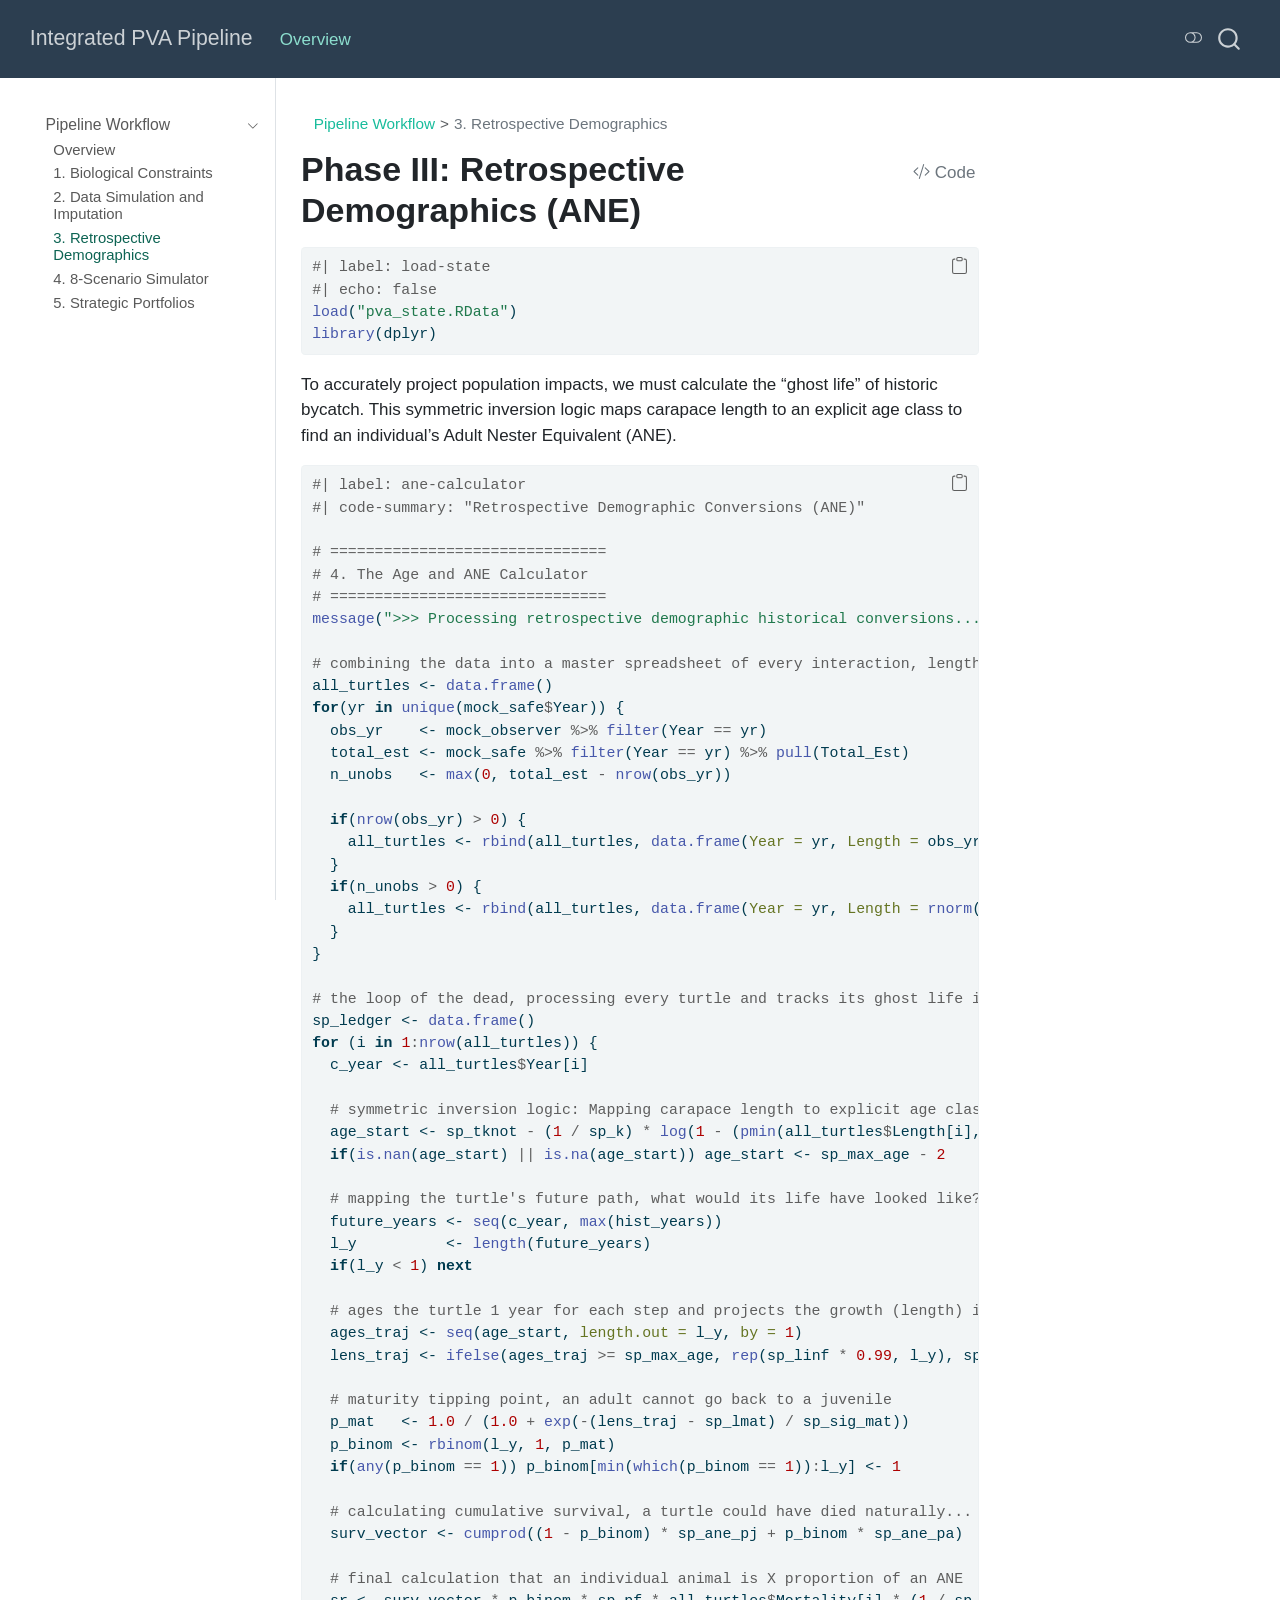
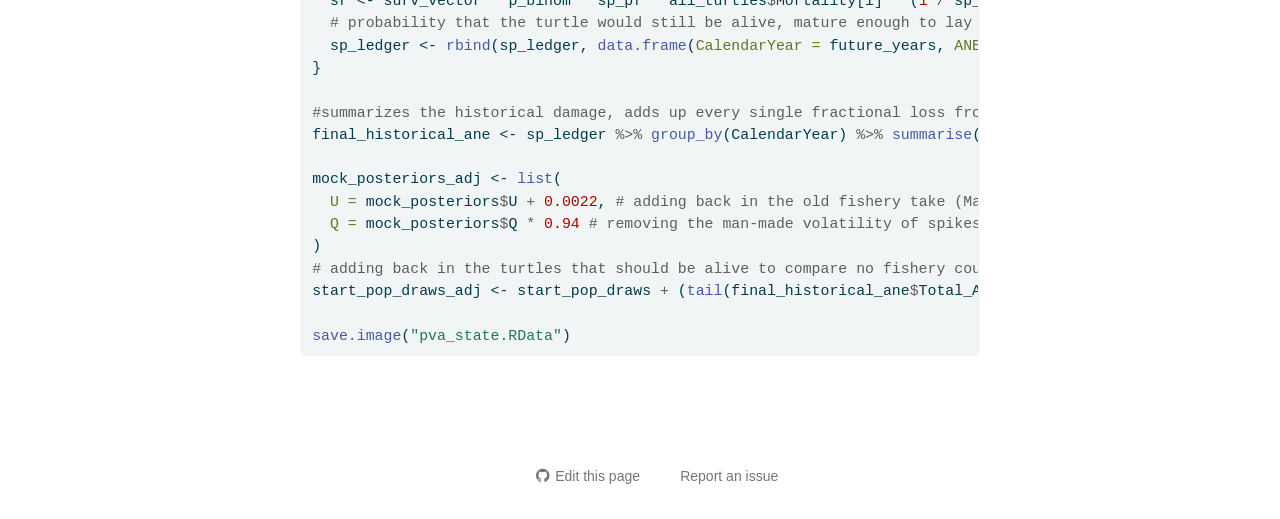
<file: docs/03-ane.html>
<!DOCTYPE html>
<html xmlns="http://www.w3.org/1999/xhtml" lang="en" xml:lang="en"><head>

<meta charset="utf-8">
<meta name="generator" content="quarto-1.9.36">

<meta name="viewport" content="width=device-width, initial-scale=1.0, user-scalable=yes">


<title>Phase III: Retrospective Demographics (ANE) – Integrated PVA Pipeline</title>
<style>
/* Default styles provided by pandoc.
** See https://pandoc.org/MANUAL.html#variables-for-html for config info.
*/
code{white-space: pre-wrap;}
span.smallcaps{font-variant: small-caps;}
div.columns{display: flex; gap: min(4vw, 1.5em);}
div.column{flex: auto; overflow-x: auto;}
div.hanging-indent{margin-left: 1.5em; text-indent: -1.5em;}
ul.task-list{list-style: none;}
ul.task-list li input[type="checkbox"] {
  width: 0.8em;
  margin: 0 0.8em 0.2em -1em; /* quarto-specific, see https://github.com/quarto-dev/quarto-cli/issues/4556 */ 
  vertical-align: middle;
}
/* CSS for syntax highlighting */
html { -webkit-text-size-adjust: 100%; }
pre > code.sourceCode { white-space: pre; position: relative; }
pre > code.sourceCode > span { display: inline-block; line-height: 1.25; }
pre > code.sourceCode > span:empty { height: 1.2em; }
.sourceCode { overflow: visible; }
code.sourceCode > span { color: inherit; text-decoration: inherit; }
div.sourceCode { margin: 1em 0; }
pre.sourceCode { margin: 0; }
@media screen {
div.sourceCode { overflow: auto; }
}
@media print {
pre > code.sourceCode { white-space: pre-wrap; }
pre > code.sourceCode > span { text-indent: -5em; padding-left: 5em; }
}
pre.numberSource code
  { counter-reset: source-line 0; }
pre.numberSource code > span
  { position: relative; left: -4em; counter-increment: source-line; }
pre.numberSource code > span > a:first-child::before
  { content: counter(source-line);
    position: relative; left: -1em; text-align: right; vertical-align: baseline;
    border: none; display: inline-block;
    -webkit-touch-callout: none; -webkit-user-select: none;
    -khtml-user-select: none; -moz-user-select: none;
    -ms-user-select: none; user-select: none;
    padding: 0 4px; width: 4em;
  }
pre.numberSource { margin-left: 3em;  padding-left: 4px; }
div.sourceCode
  {   }
@media screen {
pre > code.sourceCode > span > a:first-child::before { text-decoration: underline; }
}
</style>


<script src="site_libs/quarto-nav/quarto-nav.js"></script>
<script src="site_libs/clipboard/clipboard.min.js"></script>
<script src="site_libs/quarto-search/autocomplete.umd.js"></script>
<script src="site_libs/quarto-search/fuse.min.js"></script>
<script src="site_libs/quarto-search/quarto-search.js"></script>
<meta name="quarto:offset" content="./">
<script src="site_libs/quarto-html/quarto.js" type="module"></script>
<script src="site_libs/quarto-html/tabsets/tabsets.js" type="module"></script>
<script src="site_libs/quarto-html/popper.min.js"></script>
<script src="site_libs/quarto-html/tippy.umd.min.js"></script>
<script src="site_libs/quarto-html/anchor.min.js"></script>
<link href="site_libs/quarto-html/tippy.css" rel="stylesheet">
<link href="site_libs/quarto-html/quarto-syntax-highlighting-845c23b38eaddc0f92fda52bfe77a8c8.css" rel="stylesheet" class="quarto-color-scheme" id="quarto-text-highlighting-styles">
<link href="site_libs/quarto-html/quarto-syntax-highlighting-dark-f418161beb48e0141c760e455f12af2c.css" rel="stylesheet" class="quarto-color-scheme quarto-color-alternate" id="quarto-text-highlighting-styles">
<link href="site_libs/quarto-html/quarto-syntax-highlighting-845c23b38eaddc0f92fda52bfe77a8c8.css" rel="stylesheet" class="quarto-color-scheme-extra" id="quarto-text-highlighting-styles">
<script src="site_libs/bootstrap/bootstrap.min.js"></script>
<link href="site_libs/bootstrap/bootstrap-icons.css" rel="stylesheet">
<link href="site_libs/bootstrap/bootstrap-edc4e7061c2c7a5ba8a1c034a1440415.min.css" rel="stylesheet" append-hash="true" class="quarto-color-scheme" id="quarto-bootstrap" data-mode="light">
<link href="site_libs/bootstrap/bootstrap-dark-89a05430e756aaca534b0ec7f0289466.min.css" rel="stylesheet" append-hash="true" class="quarto-color-scheme quarto-color-alternate" id="quarto-bootstrap" data-mode="dark">
<link href="site_libs/bootstrap/bootstrap-edc4e7061c2c7a5ba8a1c034a1440415.min.css" rel="stylesheet" append-hash="true" class="quarto-color-scheme-extra" id="quarto-bootstrap" data-mode="light">
<script id="quarto-search-options" type="application/json">{
  "location": "navbar",
  "copy-button": false,
  "collapse-after": 3,
  "panel-placement": "end",
  "type": "overlay",
  "limit": 50,
  "keyboard-shortcut": [
    "f",
    "/",
    "s"
  ],
  "show-item-context": false,
  "language": {
    "search-no-results-text": "No results",
    "search-matching-documents-text": "matching documents",
    "search-copy-link-title": "Copy link to search",
    "search-hide-matches-text": "Hide additional matches",
    "search-more-match-text": "more match in this document",
    "search-more-matches-text": "more matches in this document",
    "search-clear-button-title": "Clear",
    "search-text-placeholder": "",
    "search-detached-cancel-button-title": "Cancel",
    "search-submit-button-title": "Submit",
    "search-label": "Search"
  }
}</script>
<style>html{ scroll-behavior: smooth; }</style>


</head>

<body class="nav-sidebar floating nav-fixed quarto-light"><script id="quarto-html-before-body" type="application/javascript">
    const toggleBodyColorMode = (bsSheetEl) => {
      const mode = bsSheetEl.getAttribute("data-mode");
      const bodyEl = window.document.querySelector("body");
      if (mode === "dark") {
        bodyEl.classList.add("quarto-dark");
        bodyEl.classList.remove("quarto-light");
      } else {
        bodyEl.classList.add("quarto-light");
        bodyEl.classList.remove("quarto-dark");
      }
    }
    const toggleBodyColorPrimary = () => {
      const bsSheetEl = window.document.querySelector("link#quarto-bootstrap:not([rel=disabled-stylesheet])");
      if (bsSheetEl) {
        toggleBodyColorMode(bsSheetEl);
      }
    }
    const setColorSchemeToggle = (alternate) => {
      const toggles = window.document.querySelectorAll('.quarto-color-scheme-toggle');
      for (let i=0; i < toggles.length; i++) {
        const toggle = toggles[i];
        if (toggle) {
          if (alternate) {
            toggle.classList.add("alternate");
          } else {
            toggle.classList.remove("alternate");
          }
        }
      }
    };
    const toggleColorMode = (alternate) => {
      // Switch the stylesheets
      const primaryStylesheets = window.document.querySelectorAll('link.quarto-color-scheme:not(.quarto-color-alternate)');
      const alternateStylesheets = window.document.querySelectorAll('link.quarto-color-scheme.quarto-color-alternate');
      manageTransitions('#quarto-margin-sidebar .nav-link', false);
      if (alternate) {
        // note: dark is layered on light, we don't disable primary!
        enableStylesheet(alternateStylesheets);
        for (const sheetNode of alternateStylesheets) {
          if (sheetNode.id === "quarto-bootstrap") {
            toggleBodyColorMode(sheetNode);
          }
        }
      } else {
        disableStylesheet(alternateStylesheets);
        enableStylesheet(primaryStylesheets)
        toggleBodyColorPrimary();
      }
      manageTransitions('#quarto-margin-sidebar .nav-link', true);
      // Switch the toggles
      setColorSchemeToggle(alternate)
      // Hack to workaround the fact that safari doesn't
      // properly recolor the scrollbar when toggling (#1455)
      if (navigator.userAgent.indexOf('Safari') > 0 && navigator.userAgent.indexOf('Chrome') == -1) {
        manageTransitions("body", false);
        window.scrollTo(0, 1);
        setTimeout(() => {
          window.scrollTo(0, 0);
          manageTransitions("body", true);
        }, 40);
      }
    }
    const disableStylesheet = (stylesheets) => {
      for (let i=0; i < stylesheets.length; i++) {
        const stylesheet = stylesheets[i];
        stylesheet.rel = 'disabled-stylesheet';
      }
    }
    const enableStylesheet = (stylesheets) => {
      for (let i=0; i < stylesheets.length; i++) {
        const stylesheet = stylesheets[i];
        if(stylesheet.rel !== 'stylesheet') { // for Chrome, which will still FOUC without this check
          stylesheet.rel = 'stylesheet';
        }
      }
    }
    const manageTransitions = (selector, allowTransitions) => {
      const els = window.document.querySelectorAll(selector);
      for (let i=0; i < els.length; i++) {
        const el = els[i];
        if (allowTransitions) {
          el.classList.remove('notransition');
        } else {
          el.classList.add('notransition');
        }
      }
    }
    const isFileUrl = () => {
      return window.location.protocol === 'file:';
    }
    const hasAlternateSentinel = () => {
      let styleSentinel = getColorSchemeSentinel();
      if (styleSentinel !== null) {
        return styleSentinel === "alternate";
      } else {
        return false;
      }
    }
    const setStyleSentinel = (alternate) => {
      const value = alternate ? "alternate" : "default";
      if (!isFileUrl()) {
        window.localStorage.setItem("quarto-color-scheme", value);
      } else {
        localAlternateSentinel = value;
      }
    }
    const getColorSchemeSentinel = () => {
      if (!isFileUrl()) {
        const storageValue = window.localStorage.getItem("quarto-color-scheme");
        return storageValue != null ? storageValue : localAlternateSentinel;
      } else {
        return localAlternateSentinel;
      }
    }
    const toggleGiscusIfUsed = (isAlternate, darkModeDefault) => {
      const baseTheme = document.querySelector('#giscus-base-theme')?.value ?? 'light';
      const alternateTheme = document.querySelector('#giscus-alt-theme')?.value ?? 'dark';
      let newTheme = '';
      if(authorPrefersDark) {
        newTheme = isAlternate ? baseTheme : alternateTheme;
      } else {
        newTheme = isAlternate ? alternateTheme : baseTheme;
      }
      const changeGiscusTheme = () => {
        // From: https://github.com/giscus/giscus/issues/336
        const sendMessage = (message) => {
          const iframe = document.querySelector('iframe.giscus-frame');
          if (!iframe) return;
          iframe.contentWindow.postMessage({ giscus: message }, 'https://giscus.app');
        }
        sendMessage({
          setConfig: {
            theme: newTheme
          }
        });
      }
      const isGiscussLoaded = window.document.querySelector('iframe.giscus-frame') !== null;
      if (isGiscussLoaded) {
        changeGiscusTheme();
      }
    };
    const authorPrefersDark = false;
    const darkModeDefault = authorPrefersDark;
      document.querySelector('link#quarto-text-highlighting-styles.quarto-color-scheme-extra').rel = 'disabled-stylesheet';
      document.querySelector('link#quarto-bootstrap.quarto-color-scheme-extra').rel = 'disabled-stylesheet';
    let localAlternateSentinel = darkModeDefault ? 'alternate' : 'default';
    // Dark / light mode switch
    window.quartoToggleColorScheme = () => {
      // Read the current dark / light value
      let toAlternate = !hasAlternateSentinel();
      toggleColorMode(toAlternate);
      setStyleSentinel(toAlternate);
      toggleGiscusIfUsed(toAlternate, darkModeDefault);
      window.dispatchEvent(new Event('resize'));
    };
    // Switch to dark mode if need be
    if (hasAlternateSentinel()) {
      toggleColorMode(true);
    } else {
      toggleColorMode(false);
    }
  </script>

<div id="quarto-search-results"></div>
  <header id="quarto-header" class="headroom fixed-top">
    <nav class="navbar navbar-expand-lg " data-bs-theme="dark">
      <div class="navbar-container container-fluid">
      <div class="navbar-brand-container mx-auto">
    <a class="navbar-brand" href="./index.html">
    <span class="navbar-title">Integrated PVA Pipeline</span>
    </a>
  </div>
            <div id="quarto-search" class="" title="Search"></div>
          <button class="navbar-toggler" type="button" data-bs-toggle="collapse" data-bs-target="#navbarCollapse" aria-controls="navbarCollapse" role="menu" aria-expanded="false" aria-label="Toggle navigation" onclick="if (window.quartoToggleHeadroom) { window.quartoToggleHeadroom(); }">
  <span class="navbar-toggler-icon"></span>
</button>
          <div class="collapse navbar-collapse" id="navbarCollapse">
            <ul class="navbar-nav navbar-nav-scroll me-auto">
  <li class="nav-item">
    <a class="nav-link active" href="./index.html" aria-current="page"> 
<span class="menu-text">Overview</span></a>
  </li>  
</ul>
          </div> <!-- /navcollapse -->
            <div class="quarto-navbar-tools">
  <a href="" class="quarto-color-scheme-toggle quarto-navigation-tool  px-1" onclick="window.quartoToggleColorScheme(); return false;" title="Toggle dark mode"><i class="bi"></i></a>
</div>
      </div> <!-- /container-fluid -->
    </nav>
  <nav class="quarto-secondary-nav">
    <div class="container-fluid d-flex">
      <button type="button" class="quarto-btn-toggle btn" data-bs-toggle="collapse" role="button" data-bs-target=".quarto-sidebar-collapse-item" aria-controls="quarto-sidebar" aria-expanded="false" aria-label="Toggle sidebar navigation" onclick="if (window.quartoToggleHeadroom) { window.quartoToggleHeadroom(); }">
        <i class="bi bi-layout-text-sidebar-reverse"></i>
      </button>
        <nav class="quarto-page-breadcrumbs" aria-label="breadcrumb"><ol class="breadcrumb"><li class="breadcrumb-item"><a href="./index.html">Pipeline Workflow</a></li><li class="breadcrumb-item"><a href="./03-ane.html">3. Retrospective Demographics</a></li></ol></nav>
        <a class="flex-grow-1" role="navigation" data-bs-toggle="collapse" data-bs-target=".quarto-sidebar-collapse-item" aria-controls="quarto-sidebar" aria-expanded="false" aria-label="Toggle sidebar navigation" onclick="if (window.quartoToggleHeadroom) { window.quartoToggleHeadroom(); }">      
        </a>
    </div>
  </nav>
</header>
<!-- content -->
<div id="quarto-content" class="quarto-container page-columns page-rows-contents page-layout-article page-navbar">
<!-- sidebar -->
  <nav id="quarto-sidebar" class="sidebar collapse collapse-horizontal quarto-sidebar-collapse-item sidebar-navigation floating overflow-auto">
    <div class="sidebar-menu-container"> 
    <ul class="list-unstyled mt-1">
        <li class="sidebar-item sidebar-item-section">
      <div class="sidebar-item-container"> 
            <a class="sidebar-item-text sidebar-link text-start" data-bs-toggle="collapse" data-bs-target="#quarto-sidebar-section-1" role="navigation" aria-expanded="true">
 <span class="menu-text">Pipeline Workflow</span></a>
          <a class="sidebar-item-toggle text-start" data-bs-toggle="collapse" data-bs-target="#quarto-sidebar-section-1" role="navigation" aria-expanded="true" aria-label="Toggle section">
            <i class="bi bi-chevron-right ms-2"></i>
          </a> 
      </div>
      <ul id="quarto-sidebar-section-1" class="collapse list-unstyled sidebar-section depth1 show">  
          <li class="sidebar-item">
  <div class="sidebar-item-container"> 
  <a href="./index.html" class="sidebar-item-text sidebar-link">
 <span class="menu-text">Overview</span></a>
  </div>
</li>
          <li class="sidebar-item">
  <div class="sidebar-item-container"> 
  <a href="./01-setup.html" class="sidebar-item-text sidebar-link">
 <span class="menu-text">1. Biological Constraints</span></a>
  </div>
</li>
          <li class="sidebar-item">
  <div class="sidebar-item-container"> 
  <a href="./02-data.html" class="sidebar-item-text sidebar-link">
 <span class="menu-text">2. Data Simulation and Imputation</span></a>
  </div>
</li>
          <li class="sidebar-item">
  <div class="sidebar-item-container"> 
  <a href="./03-ane.html" class="sidebar-item-text sidebar-link active">
 <span class="menu-text">3. Retrospective Demographics</span></a>
  </div>
</li>
          <li class="sidebar-item">
  <div class="sidebar-item-container"> 
  <a href="./04-sim.html" class="sidebar-item-text sidebar-link">
 <span class="menu-text">4. 8-Scenario Simulator</span></a>
  </div>
</li>
          <li class="sidebar-item">
  <div class="sidebar-item-container"> 
  <a href="./05-outcome.html" class="sidebar-item-text sidebar-link">
 <span class="menu-text">5. Strategic Portfolios</span></a>
  </div>
</li>
      </ul>
  </li>
    </ul>
    </div>
</nav>
<div id="quarto-sidebar-glass" class="quarto-sidebar-collapse-item" data-bs-toggle="collapse" data-bs-target=".quarto-sidebar-collapse-item"></div>
<!-- margin-sidebar -->
    <div id="quarto-margin-sidebar" class="sidebar margin-sidebar zindex-bottom">
        
    </div>
<!-- main -->
<main class="content" id="quarto-document-content">


<header id="title-block-header" class="quarto-title-block default"><nav class="quarto-page-breadcrumbs quarto-title-breadcrumbs d-none d-lg-block" aria-label="breadcrumb"><ol class="breadcrumb"><li class="breadcrumb-item"><a href="./index.html">Pipeline Workflow</a></li><li class="breadcrumb-item"><a href="./03-ane.html">3. Retrospective Demographics</a></li></ol></nav>
<div class="quarto-title">
<div class="quarto-title-block"><div><h1 class="title">Phase III: Retrospective Demographics (ANE)</h1><button type="button" class="btn code-tools-button" id="quarto-code-tools-source"><i class="bi"></i> Code</button></div></div>
</div>



<div class="quarto-title-meta">

    
  
    
  </div>
  


</header>


<div class="code-copy-outer-scaffold"><div class="sourceCode" id="cb1"><pre class="sourceCode r code-with-copy"><code class="sourceCode r"><span id="cb1-1"><a href="#cb1-1" aria-hidden="true" tabindex="-1"></a><span class="co">#| label: load-state</span></span>
<span id="cb1-2"><a href="#cb1-2" aria-hidden="true" tabindex="-1"></a><span class="co">#| echo: false</span></span>
<span id="cb1-3"><a href="#cb1-3" aria-hidden="true" tabindex="-1"></a><span class="fu">load</span>(<span class="st">"pva_state.RData"</span>)</span>
<span id="cb1-4"><a href="#cb1-4" aria-hidden="true" tabindex="-1"></a><span class="fu">library</span>(dplyr)</span></code></pre></div><button title="Copy to Clipboard" class="code-copy-button"><i class="bi"></i></button></div>
<p>To accurately project population impacts, we must calculate the “ghost life” of historic bycatch. This symmetric inversion logic maps carapace length to an explicit age class to find an individual’s Adult Nester Equivalent (ANE).</p>
<div class="code-copy-outer-scaffold"><div class="sourceCode" id="cb2"><pre class="sourceCode r code-with-copy"><code class="sourceCode r"><span id="cb2-1"><a href="#cb2-1" aria-hidden="true" tabindex="-1"></a><span class="co">#| label: ane-calculator</span></span>
<span id="cb2-2"><a href="#cb2-2" aria-hidden="true" tabindex="-1"></a><span class="co">#| code-summary: "Retrospective Demographic Conversions (ANE)"</span></span>
<span id="cb2-3"><a href="#cb2-3" aria-hidden="true" tabindex="-1"></a></span>
<span id="cb2-4"><a href="#cb2-4" aria-hidden="true" tabindex="-1"></a><span class="co"># ===============================</span></span>
<span id="cb2-5"><a href="#cb2-5" aria-hidden="true" tabindex="-1"></a><span class="co"># 4. The Age and ANE Calculator</span></span>
<span id="cb2-6"><a href="#cb2-6" aria-hidden="true" tabindex="-1"></a><span class="co"># ===============================</span></span>
<span id="cb2-7"><a href="#cb2-7" aria-hidden="true" tabindex="-1"></a><span class="fu">message</span>(<span class="st">"&gt;&gt;&gt; Processing retrospective demographic historical conversions..."</span>)</span>
<span id="cb2-8"><a href="#cb2-8" aria-hidden="true" tabindex="-1"></a></span>
<span id="cb2-9"><a href="#cb2-9" aria-hidden="true" tabindex="-1"></a><span class="co"># combining the data into a master spreadsheet of every interaction, lengths/mortalities when known, or filled in</span></span>
<span id="cb2-10"><a href="#cb2-10" aria-hidden="true" tabindex="-1"></a>all_turtles <span class="ot">&lt;-</span> <span class="fu">data.frame</span>()</span>
<span id="cb2-11"><a href="#cb2-11" aria-hidden="true" tabindex="-1"></a><span class="cf">for</span>(yr <span class="cf">in</span> <span class="fu">unique</span>(mock_safe<span class="sc">$</span>Year)) {</span>
<span id="cb2-12"><a href="#cb2-12" aria-hidden="true" tabindex="-1"></a>  obs_yr    <span class="ot">&lt;-</span> mock_observer <span class="sc">%&gt;%</span> <span class="fu">filter</span>(Year <span class="sc">==</span> yr)</span>
<span id="cb2-13"><a href="#cb2-13" aria-hidden="true" tabindex="-1"></a>  total_est <span class="ot">&lt;-</span> mock_safe <span class="sc">%&gt;%</span> <span class="fu">filter</span>(Year <span class="sc">==</span> yr) <span class="sc">%&gt;%</span> <span class="fu">pull</span>(Total_Est)</span>
<span id="cb2-14"><a href="#cb2-14" aria-hidden="true" tabindex="-1"></a>  n_unobs   <span class="ot">&lt;-</span> <span class="fu">max</span>(<span class="dv">0</span>, total_est <span class="sc">-</span> <span class="fu">nrow</span>(obs_yr))</span>
<span id="cb2-15"><a href="#cb2-15" aria-hidden="true" tabindex="-1"></a></span>
<span id="cb2-16"><a href="#cb2-16" aria-hidden="true" tabindex="-1"></a>  <span class="cf">if</span>(<span class="fu">nrow</span>(obs_yr) <span class="sc">&gt;</span> <span class="dv">0</span>) {</span>
<span id="cb2-17"><a href="#cb2-17" aria-hidden="true" tabindex="-1"></a>    all_turtles <span class="ot">&lt;-</span> <span class="fu">rbind</span>(all_turtles, <span class="fu">data.frame</span>(<span class="at">Year =</span> yr, <span class="at">Length =</span> obs_yr<span class="sc">$</span>SCL_raw, <span class="at">Mortality =</span> obs_yr<span class="sc">$</span>M_mu))</span>
<span id="cb2-18"><a href="#cb2-18" aria-hidden="true" tabindex="-1"></a>  }</span>
<span id="cb2-19"><a href="#cb2-19" aria-hidden="true" tabindex="-1"></a>  <span class="cf">if</span>(n_unobs <span class="sc">&gt;</span> <span class="dv">0</span>) {</span>
<span id="cb2-20"><a href="#cb2-20" aria-hidden="true" tabindex="-1"></a>    all_turtles <span class="ot">&lt;-</span> <span class="fu">rbind</span>(all_turtles, <span class="fu">data.frame</span>(<span class="at">Year =</span> yr, <span class="at">Length =</span> <span class="fu">rnorm</span>(n_unobs, <span class="at">mean =</span> <span class="dv">74</span>, <span class="at">sd =</span> <span class="dv">7</span>), <span class="at">Mortality =</span> <span class="fu">runif</span>(n_unobs, <span class="fl">0.45</span>, <span class="fl">0.55</span>)))</span>
<span id="cb2-21"><a href="#cb2-21" aria-hidden="true" tabindex="-1"></a>  }</span>
<span id="cb2-22"><a href="#cb2-22" aria-hidden="true" tabindex="-1"></a>}</span>
<span id="cb2-23"><a href="#cb2-23" aria-hidden="true" tabindex="-1"></a></span>
<span id="cb2-24"><a href="#cb2-24" aria-hidden="true" tabindex="-1"></a><span class="co"># the loop of the dead, processing every turtle and tracks its ghost life in the future</span></span>
<span id="cb2-25"><a href="#cb2-25" aria-hidden="true" tabindex="-1"></a>sp_ledger <span class="ot">&lt;-</span> <span class="fu">data.frame</span>()</span>
<span id="cb2-26"><a href="#cb2-26" aria-hidden="true" tabindex="-1"></a><span class="cf">for</span> (i <span class="cf">in</span> <span class="dv">1</span><span class="sc">:</span><span class="fu">nrow</span>(all_turtles)) {</span>
<span id="cb2-27"><a href="#cb2-27" aria-hidden="true" tabindex="-1"></a>  c_year <span class="ot">&lt;-</span> all_turtles<span class="sc">$</span>Year[i]</span>
<span id="cb2-28"><a href="#cb2-28" aria-hidden="true" tabindex="-1"></a></span>
<span id="cb2-29"><a href="#cb2-29" aria-hidden="true" tabindex="-1"></a>  <span class="co"># symmetric inversion logic: Mapping carapace length to explicit age class</span></span>
<span id="cb2-30"><a href="#cb2-30" aria-hidden="true" tabindex="-1"></a>  age_start <span class="ot">&lt;-</span> sp_tknot <span class="sc">-</span> (<span class="dv">1</span> <span class="sc">/</span> sp_k) <span class="sc">*</span> <span class="fu">log</span>(<span class="dv">1</span> <span class="sc">-</span> (<span class="fu">pmin</span>(all_turtles<span class="sc">$</span>Length[i], sp_linf <span class="sc">-</span> <span class="fl">0.1</span>) <span class="sc">/</span> sp_linf))</span>
<span id="cb2-31"><a href="#cb2-31" aria-hidden="true" tabindex="-1"></a>  <span class="cf">if</span>(<span class="fu">is.nan</span>(age_start) <span class="sc">||</span> <span class="fu">is.na</span>(age_start)) age_start <span class="ot">&lt;-</span> sp_max_age <span class="sc">-</span> <span class="dv">2</span></span>
<span id="cb2-32"><a href="#cb2-32" aria-hidden="true" tabindex="-1"></a></span>
<span id="cb2-33"><a href="#cb2-33" aria-hidden="true" tabindex="-1"></a>  <span class="co"># mapping the turtle's future path, what would its life have looked like?</span></span>
<span id="cb2-34"><a href="#cb2-34" aria-hidden="true" tabindex="-1"></a>  future_years <span class="ot">&lt;-</span> <span class="fu">seq</span>(c_year, <span class="fu">max</span>(hist_years))</span>
<span id="cb2-35"><a href="#cb2-35" aria-hidden="true" tabindex="-1"></a>  l_y          <span class="ot">&lt;-</span> <span class="fu">length</span>(future_years)</span>
<span id="cb2-36"><a href="#cb2-36" aria-hidden="true" tabindex="-1"></a>  <span class="cf">if</span>(l_y <span class="sc">&lt;</span> <span class="dv">1</span>) <span class="cf">next</span></span>
<span id="cb2-37"><a href="#cb2-37" aria-hidden="true" tabindex="-1"></a></span>
<span id="cb2-38"><a href="#cb2-38" aria-hidden="true" tabindex="-1"></a>  <span class="co"># ages the turtle 1 year for each step and projects the growth (length) in those future years</span></span>
<span id="cb2-39"><a href="#cb2-39" aria-hidden="true" tabindex="-1"></a>  ages_traj <span class="ot">&lt;-</span> <span class="fu">seq</span>(age_start, <span class="at">length.out =</span> l_y, <span class="at">by =</span> <span class="dv">1</span>)</span>
<span id="cb2-40"><a href="#cb2-40" aria-hidden="true" tabindex="-1"></a>  lens_traj <span class="ot">&lt;-</span> <span class="fu">ifelse</span>(ages_traj <span class="sc">&gt;=</span> sp_max_age, <span class="fu">rep</span>(sp_linf <span class="sc">*</span> <span class="fl">0.99</span>, l_y), sp_linf <span class="sc">*</span> (<span class="dv">1</span> <span class="sc">-</span> <span class="fu">exp</span>(<span class="sc">-</span>sp_k <span class="sc">*</span> (ages_traj <span class="sc">-</span> sp_tknot))))</span>
<span id="cb2-41"><a href="#cb2-41" aria-hidden="true" tabindex="-1"></a></span>
<span id="cb2-42"><a href="#cb2-42" aria-hidden="true" tabindex="-1"></a>  <span class="co"># maturity tipping point, an adult cannot go back to a juvenile</span></span>
<span id="cb2-43"><a href="#cb2-43" aria-hidden="true" tabindex="-1"></a>  p_mat   <span class="ot">&lt;-</span> <span class="fl">1.0</span> <span class="sc">/</span> (<span class="fl">1.0</span> <span class="sc">+</span> <span class="fu">exp</span>(<span class="sc">-</span>(lens_traj <span class="sc">-</span> sp_lmat) <span class="sc">/</span> sp_sig_mat))</span>
<span id="cb2-44"><a href="#cb2-44" aria-hidden="true" tabindex="-1"></a>  p_binom <span class="ot">&lt;-</span> <span class="fu">rbinom</span>(l_y, <span class="dv">1</span>, p_mat)</span>
<span id="cb2-45"><a href="#cb2-45" aria-hidden="true" tabindex="-1"></a>  <span class="cf">if</span>(<span class="fu">any</span>(p_binom <span class="sc">==</span> <span class="dv">1</span>)) p_binom[<span class="fu">min</span>(<span class="fu">which</span>(p_binom <span class="sc">==</span> <span class="dv">1</span>))<span class="sc">:</span>l_y] <span class="ot">&lt;-</span> <span class="dv">1</span></span>
<span id="cb2-46"><a href="#cb2-46" aria-hidden="true" tabindex="-1"></a></span>
<span id="cb2-47"><a href="#cb2-47" aria-hidden="true" tabindex="-1"></a>  <span class="co"># calculating cumulative survival, a turtle could have died naturally... would it still be alive?</span></span>
<span id="cb2-48"><a href="#cb2-48" aria-hidden="true" tabindex="-1"></a>  surv_vector <span class="ot">&lt;-</span> <span class="fu">cumprod</span>((<span class="dv">1</span> <span class="sc">-</span> p_binom) <span class="sc">*</span> sp_ane_pj <span class="sc">+</span> p_binom <span class="sc">*</span> sp_ane_pa)</span>
<span id="cb2-49"><a href="#cb2-49" aria-hidden="true" tabindex="-1"></a></span>
<span id="cb2-50"><a href="#cb2-50" aria-hidden="true" tabindex="-1"></a>  <span class="co"># final calculation that an individual animal is X proportion of an ANE</span></span>
<span id="cb2-51"><a href="#cb2-51" aria-hidden="true" tabindex="-1"></a>  sr <span class="ot">&lt;-</span> surv_vector <span class="sc">*</span> p_binom <span class="sc">*</span> sp_pf <span class="sc">*</span> all_turtles<span class="sc">$</span>Mortality[i] <span class="sc">*</span> (<span class="dv">1</span> <span class="sc">/</span> sp_remig_int)</span>
<span id="cb2-52"><a href="#cb2-52" aria-hidden="true" tabindex="-1"></a>  <span class="co"># probability that the turtle would still be alive, mature enough to lay eggs, female, severity of interaction, nesting frequency</span></span>
<span id="cb2-53"><a href="#cb2-53" aria-hidden="true" tabindex="-1"></a>  sp_ledger <span class="ot">&lt;-</span> <span class="fu">rbind</span>(sp_ledger, <span class="fu">data.frame</span>(<span class="at">CalendarYear =</span> future_years, <span class="at">ANE =</span> sr))</span>
<span id="cb2-54"><a href="#cb2-54" aria-hidden="true" tabindex="-1"></a>}</span>
<span id="cb2-55"><a href="#cb2-55" aria-hidden="true" tabindex="-1"></a></span>
<span id="cb2-56"><a href="#cb2-56" aria-hidden="true" tabindex="-1"></a><span class="co">#summarizes the historical damage, adds up every single fractional loss from every single turtle in a calendar year</span></span>
<span id="cb2-57"><a href="#cb2-57" aria-hidden="true" tabindex="-1"></a>final_historical_ane <span class="ot">&lt;-</span> sp_ledger <span class="sc">%&gt;%</span> <span class="fu">group_by</span>(CalendarYear) <span class="sc">%&gt;%</span> <span class="fu">summarise</span>(<span class="at">Total_ANE =</span> <span class="fu">sum</span>(ANE), <span class="at">.groups =</span> <span class="st">"drop"</span>)</span>
<span id="cb2-58"><a href="#cb2-58" aria-hidden="true" tabindex="-1"></a></span>
<span id="cb2-59"><a href="#cb2-59" aria-hidden="true" tabindex="-1"></a>mock_posteriors_adj <span class="ot">&lt;-</span> <span class="fu">list</span>(</span>
<span id="cb2-60"><a href="#cb2-60" aria-hidden="true" tabindex="-1"></a>  <span class="at">U =</span> mock_posteriors<span class="sc">$</span>U <span class="sc">+</span> <span class="fl">0.0022</span>, <span class="co"># adding back in the old fishery take (Martin et al., 2020)</span></span>
<span id="cb2-61"><a href="#cb2-61" aria-hidden="true" tabindex="-1"></a>  <span class="at">Q =</span> mock_posteriors<span class="sc">$</span>Q <span class="sc">*</span> <span class="fl">0.94</span> <span class="co"># removing the man-made volatility of spikes (Martin et al., 2020)</span></span>
<span id="cb2-62"><a href="#cb2-62" aria-hidden="true" tabindex="-1"></a>)</span>
<span id="cb2-63"><a href="#cb2-63" aria-hidden="true" tabindex="-1"></a><span class="co"># adding back in the turtles that should be alive to compare no fishery counterfactual (the ghosts)</span></span>
<span id="cb2-64"><a href="#cb2-64" aria-hidden="true" tabindex="-1"></a>start_pop_draws_adj <span class="ot">&lt;-</span> start_pop_draws <span class="sc">+</span> (<span class="fu">tail</span>(final_historical_ane<span class="sc">$</span>Total_ANE, <span class="dv">1</span>) <span class="sc">*</span> sp_remig_int)</span>
<span id="cb2-65"><a href="#cb2-65" aria-hidden="true" tabindex="-1"></a></span>
<span id="cb2-66"><a href="#cb2-66" aria-hidden="true" tabindex="-1"></a><span class="fu">save.image</span>(<span class="st">"pva_state.RData"</span>)</span></code></pre></div><button title="Copy to Clipboard" class="code-copy-button"><i class="bi"></i></button></div>


<!-- -->


</main> <!-- /main -->
<script id="quarto-html-after-body" type="application/javascript">
  window.document.addEventListener("DOMContentLoaded", function (event) {
    // Ensure there is a toggle, if there isn't float one in the top right
    if (window.document.querySelector('.quarto-color-scheme-toggle') === null) {
      const a = window.document.createElement('a');
      a.classList.add('top-right');
      a.classList.add('quarto-color-scheme-toggle');
      a.href = "";
      a.onclick = function() { try { window.quartoToggleColorScheme(); } catch {} return false; };
      const i = window.document.createElement("i");
      i.classList.add('bi');
      a.appendChild(i);
      window.document.body.appendChild(a);
    }
    setColorSchemeToggle(hasAlternateSentinel())
    const icon = "";
    const anchorJS = new window.AnchorJS();
    anchorJS.options = {
      placement: 'right',
      icon: icon
    };
    anchorJS.add('.anchored');
    const isCodeAnnotation = (el) => {
      for (const clz of el.classList) {
        if (clz.startsWith('code-annotation-')) {                     
          return true;
        }
      }
      return false;
    }
    const onCopySuccess = function(e) {
      // button target
      const button = e.trigger;
      // don't keep focus
      button.blur();
      // flash "checked"
      button.classList.add('code-copy-button-checked');
      var currentTitle = button.getAttribute("title");
      button.setAttribute("title", "Copied!");
      let tooltip;
      if (window.bootstrap) {
        button.setAttribute("data-bs-toggle", "tooltip");
        button.setAttribute("data-bs-placement", "left");
        button.setAttribute("data-bs-title", "Copied!");
        tooltip = new bootstrap.Tooltip(button, 
          { trigger: "manual", 
            customClass: "code-copy-button-tooltip",
            offset: [0, -8]});
        tooltip.show();    
      }
      setTimeout(function() {
        if (tooltip) {
          tooltip.hide();
          button.removeAttribute("data-bs-title");
          button.removeAttribute("data-bs-toggle");
          button.removeAttribute("data-bs-placement");
        }
        button.setAttribute("title", currentTitle);
        button.classList.remove('code-copy-button-checked');
      }, 1000);
      // clear code selection
      e.clearSelection();
    }
    const getTextToCopy = function(trigger) {
      const outerScaffold = trigger.parentElement.cloneNode(true);
      const codeEl = outerScaffold.querySelector('code');
      for (const childEl of codeEl.children) {
        if (isCodeAnnotation(childEl)) {
          childEl.remove();
        }
      }
      return codeEl.innerText;
    }
    const clipboard = new window.ClipboardJS('.code-copy-button:not([data-in-quarto-modal])', {
      text: getTextToCopy
    });
    clipboard.on('success', onCopySuccess);
    if (window.document.getElementById('quarto-embedded-source-code-modal')) {
      const clipboardModal = new window.ClipboardJS('.code-copy-button[data-in-quarto-modal]', {
        text: getTextToCopy,
        container: window.document.getElementById('quarto-embedded-source-code-modal')
      });
      clipboardModal.on('success', onCopySuccess);
    }
    const viewSource = window.document.getElementById('quarto-view-source') ||
                       window.document.getElementById('quarto-code-tools-source');
    if (viewSource) {
      const sourceUrl = viewSource.getAttribute("data-quarto-source-url");
      viewSource.addEventListener("click", function(e) {
        if (sourceUrl) {
          // rstudio viewer pane
          if (/\bcapabilities=\b/.test(window.location)) {
            window.open(sourceUrl);
          } else {
            window.location.href = sourceUrl;
          }
        } else {
          const modal = new bootstrap.Modal(document.getElementById('quarto-embedded-source-code-modal'));
          modal.show();
        }
        return false;
      });
    }
    function toggleCodeHandler(show) {
      return function(e) {
        const detailsSrc = window.document.querySelectorAll(".cell > details > .sourceCode");
        for (let i=0; i<detailsSrc.length; i++) {
          const details = detailsSrc[i].parentElement;
          if (show) {
            details.open = true;
          } else {
            details.removeAttribute("open");
          }
        }
        const cellCodeDivs = window.document.querySelectorAll(".cell > .sourceCode");
        const fromCls = show ? "hidden" : "unhidden";
        const toCls = show ? "unhidden" : "hidden";
        for (let i=0; i<cellCodeDivs.length; i++) {
          const codeDiv = cellCodeDivs[i];
          if (codeDiv.classList.contains(fromCls)) {
            codeDiv.classList.remove(fromCls);
            codeDiv.classList.add(toCls);
          } 
        }
        return false;
      }
    }
    const hideAllCode = window.document.getElementById("quarto-hide-all-code");
    if (hideAllCode) {
      hideAllCode.addEventListener("click", toggleCodeHandler(false));
    }
    const showAllCode = window.document.getElementById("quarto-show-all-code");
    if (showAllCode) {
      showAllCode.addEventListener("click", toggleCodeHandler(true));
    }
      var localhostRegex = new RegExp(/^(?:http|https):\/\/localhost\:?[0-9]*\//);
      var mailtoRegex = new RegExp(/^mailto:/);
        var filterRegex = new RegExp("https:\/\/annaortega-noaa\.github\.io\/integrated-pva-pipeline");
      var isInternal = (href) => {
          return filterRegex.test(href) || localhostRegex.test(href) || mailtoRegex.test(href);
      }
      // Inspect non-navigation links and adorn them if external
     var links = window.document.querySelectorAll('a[href]:not(.nav-link):not(.navbar-brand):not(.toc-action):not(.sidebar-link):not(.sidebar-item-toggle):not(.pagination-link):not(.no-external):not([aria-hidden]):not(.dropdown-item):not(.quarto-navigation-tool):not(.about-link)');
      for (var i=0; i<links.length; i++) {
        const link = links[i];
        if (!isInternal(link.href)) {
          // undo the damage that might have been done by quarto-nav.js in the case of
          // links that we want to consider external
          if (link.dataset.originalHref !== undefined) {
            link.href = link.dataset.originalHref;
          }
        }
      }
    function tippyHover(el, contentFn, onTriggerFn, onUntriggerFn) {
      const config = {
        allowHTML: true,
        maxWidth: 500,
        delay: 100,
        arrow: false,
        appendTo: function(el) {
            return el.parentElement;
        },
        interactive: true,
        interactiveBorder: 10,
        theme: 'quarto',
        placement: 'bottom-start',
      };
      if (contentFn) {
        config.content = contentFn;
      }
      if (onTriggerFn) {
        config.onTrigger = onTriggerFn;
      }
      if (onUntriggerFn) {
        config.onUntrigger = onUntriggerFn;
      }
      window.tippy(el, config); 
    }
    const noterefs = window.document.querySelectorAll('a[role="doc-noteref"]');
    for (var i=0; i<noterefs.length; i++) {
      const ref = noterefs[i];
      tippyHover(ref, function() {
        // use id or data attribute instead here
        let href = ref.getAttribute('data-footnote-href') || ref.getAttribute('href');
        try { href = new URL(href).hash; } catch {}
        const id = href.replace(/^#\/?/, "");
        const note = window.document.getElementById(id);
        if (note) {
          return note.innerHTML;
        } else {
          return "";
        }
      });
    }
    const xrefs = window.document.querySelectorAll('a.quarto-xref');
    const processXRef = (id, note) => {
      // Strip column container classes
      const stripColumnClz = (el) => {
        el.classList.remove("page-full", "page-columns");
        if (el.children) {
          for (const child of el.children) {
            stripColumnClz(child);
          }
        }
      }
      stripColumnClz(note)
      if (id === null || id.startsWith('sec-')) {
        // Special case sections, only their first couple elements
        const container = document.createElement("div");
        if (note.children && note.children.length > 2) {
          container.appendChild(note.children[0].cloneNode(true));
          for (let i = 1; i < note.children.length; i++) {
            const child = note.children[i];
            if (child.tagName === "P" && child.innerText === "") {
              continue;
            } else {
              container.appendChild(child.cloneNode(true));
              break;
            }
          }
          if (window.Quarto?.typesetMath) {
            window.Quarto.typesetMath(container);
          }
          return container.innerHTML
        } else {
          if (window.Quarto?.typesetMath) {
            window.Quarto.typesetMath(note);
          }
          return note.innerHTML;
        }
      } else {
        // Remove any anchor links if they are present
        const anchorLink = note.querySelector('a.anchorjs-link');
        if (anchorLink) {
          anchorLink.remove();
        }
        if (window.Quarto?.typesetMath) {
          window.Quarto.typesetMath(note);
        }
        if (note.classList.contains("callout")) {
          return note.outerHTML;
        } else {
          return note.innerHTML;
        }
      }
    }
    for (var i=0; i<xrefs.length; i++) {
      const xref = xrefs[i];
      tippyHover(xref, undefined, function(instance) {
        instance.disable();
        let url = xref.getAttribute('href');
        let hash = undefined; 
        if (url.startsWith('#')) {
          hash = url;
        } else {
          try { hash = new URL(url).hash; } catch {}
        }
        if (hash) {
          const id = hash.replace(/^#\/?/, "");
          const note = window.document.getElementById(id);
          if (note !== null) {
            try {
              const html = processXRef(id, note.cloneNode(true));
              instance.setContent(html);
            } finally {
              instance.enable();
              instance.show();
            }
          } else {
            // See if we can fetch this
            fetch(url.split('#')[0])
            .then(res => res.text())
            .then(html => {
              const parser = new DOMParser();
              const htmlDoc = parser.parseFromString(html, "text/html");
              const note = htmlDoc.getElementById(id);
              if (note !== null) {
                const html = processXRef(id, note);
                instance.setContent(html);
              } 
            }).finally(() => {
              instance.enable();
              instance.show();
            });
          }
        } else {
          // See if we can fetch a full url (with no hash to target)
          // This is a special case and we should probably do some content thinning / targeting
          fetch(url)
          .then(res => res.text())
          .then(html => {
            const parser = new DOMParser();
            const htmlDoc = parser.parseFromString(html, "text/html");
            const note = htmlDoc.querySelector('main.content');
            if (note !== null) {
              // This should only happen for chapter cross references
              // (since there is no id in the URL)
              // remove the first header
              if (note.children.length > 0 && note.children[0].tagName === "HEADER") {
                note.children[0].remove();
              }
              const html = processXRef(null, note);
              instance.setContent(html);
            } 
          }).finally(() => {
            instance.enable();
            instance.show();
          });
        }
      }, function(instance) {
      });
    }
        let selectedAnnoteEl;
        const selectorForAnnotation = ( cell, annotation) => {
          let cellAttr = 'data-code-cell="' + cell + '"';
          let lineAttr = 'data-code-annotation="' +  annotation + '"';
          const selector = 'span[' + cellAttr + '][' + lineAttr + ']';
          return selector;
        }
        const selectCodeLines = (annoteEl) => {
          const doc = window.document;
          const targetCell = annoteEl.getAttribute("data-target-cell");
          const targetAnnotation = annoteEl.getAttribute("data-target-annotation");
          const annoteSpan = window.document.querySelector(selectorForAnnotation(targetCell, targetAnnotation));
          const lines = annoteSpan.getAttribute("data-code-lines").split(",");
          const lineIds = lines.map((line) => {
            return targetCell + "-" + line;
          })
          let top = null;
          let height = null;
          let parent = null;
          if (lineIds.length > 0) {
              //compute the position of the single el (top and bottom and make a div)
              const el = window.document.getElementById(lineIds[0]);
              top = el.offsetTop;
              height = el.offsetHeight;
              parent = el.parentElement.parentElement;
            if (lineIds.length > 1) {
              const lastEl = window.document.getElementById(lineIds[lineIds.length - 1]);
              const bottom = lastEl.offsetTop + lastEl.offsetHeight;
              height = bottom - top;
            }
            if (top !== null && height !== null && parent !== null) {
              // cook up a div (if necessary) and position it 
              let div = window.document.getElementById("code-annotation-line-highlight");
              if (div === null) {
                div = window.document.createElement("div");
                div.setAttribute("id", "code-annotation-line-highlight");
                div.style.position = 'absolute';
                parent.appendChild(div);
              }
              div.style.top = top - 2 + "px";
              div.style.height = height + 4 + "px";
              div.style.left = 0;
              let gutterDiv = window.document.getElementById("code-annotation-line-highlight-gutter");
              if (gutterDiv === null) {
                gutterDiv = window.document.createElement("div");
                gutterDiv.setAttribute("id", "code-annotation-line-highlight-gutter");
                gutterDiv.style.position = 'absolute';
                const codeCell = window.document.getElementById(targetCell);
                const gutter = codeCell.querySelector('.code-annotation-gutter');
                gutter.appendChild(gutterDiv);
              }
              gutterDiv.style.top = top - 2 + "px";
              gutterDiv.style.height = height + 4 + "px";
            }
            selectedAnnoteEl = annoteEl;
          }
        };
        const unselectCodeLines = () => {
          const elementsIds = ["code-annotation-line-highlight", "code-annotation-line-highlight-gutter"];
          elementsIds.forEach((elId) => {
            const div = window.document.getElementById(elId);
            if (div) {
              div.remove();
            }
          });
          selectedAnnoteEl = undefined;
        };
          // Handle positioning of the toggle
      window.addEventListener(
        "resize",
        throttle(() => {
          elRect = undefined;
          if (selectedAnnoteEl) {
            selectCodeLines(selectedAnnoteEl);
          }
        }, 10)
      );
      function throttle(fn, ms) {
      let throttle = false;
      let timer;
        return (...args) => {
          if(!throttle) { // first call gets through
              fn.apply(this, args);
              throttle = true;
          } else { // all the others get throttled
              if(timer) clearTimeout(timer); // cancel #2
              timer = setTimeout(() => {
                fn.apply(this, args);
                timer = throttle = false;
              }, ms);
          }
        };
      }
        // Attach click handler to the DT
        const annoteDls = window.document.querySelectorAll('dt[data-target-cell]');
        for (const annoteDlNode of annoteDls) {
          annoteDlNode.addEventListener('click', (event) => {
            const clickedEl = event.target;
            if (clickedEl !== selectedAnnoteEl) {
              unselectCodeLines();
              const activeEl = window.document.querySelector('dt[data-target-cell].code-annotation-active');
              if (activeEl) {
                activeEl.classList.remove('code-annotation-active');
              }
              selectCodeLines(clickedEl);
              clickedEl.classList.add('code-annotation-active');
            } else {
              // Unselect the line
              unselectCodeLines();
              clickedEl.classList.remove('code-annotation-active');
            }
          });
        }
    const findCites = (el) => {
      const parentEl = el.parentElement;
      if (parentEl) {
        const cites = parentEl.dataset.cites;
        if (cites) {
          return {
            el,
            cites: cites.split(' ')
          };
        } else {
          return findCites(el.parentElement)
        }
      } else {
        return undefined;
      }
    };
    var bibliorefs = window.document.querySelectorAll('a[role="doc-biblioref"]');
    for (var i=0; i<bibliorefs.length; i++) {
      const ref = bibliorefs[i];
      const citeInfo = findCites(ref);
      if (citeInfo) {
        tippyHover(citeInfo.el, function() {
          var popup = window.document.createElement('div');
          citeInfo.cites.forEach(function(cite) {
            var citeDiv = window.document.createElement('div');
            citeDiv.classList.add('hanging-indent');
            citeDiv.classList.add('csl-entry');
            var biblioDiv = window.document.getElementById('ref-' + cite);
            if (biblioDiv) {
              citeDiv.innerHTML = biblioDiv.innerHTML;
            }
            popup.appendChild(citeDiv);
          });
          return popup.innerHTML;
        });
      }
    }
  });
  </script><div class="modal fade" id="quarto-embedded-source-code-modal" tabindex="-1" aria-labelledby="quarto-embedded-source-code-modal-label" aria-hidden="true"><div class="modal-dialog modal-dialog-scrollable"><div class="modal-content"><div class="modal-header"><h5 class="modal-title" id="quarto-embedded-source-code-modal-label">Source Code</h5><button class="btn-close" data-bs-dismiss="modal"></button></div><div class="modal-body"><div class="">
<div class="code-copy-outer-scaffold"><div class="sourceCode" id="cb3" data-shortcodes="false"><pre class="sourceCode markdown code-with-copy"><code class="sourceCode markdown"><span id="cb3-1"><a href="#cb3-1" aria-hidden="true" tabindex="-1"></a><span class="co">---</span></span>
<span id="cb3-2"><a href="#cb3-2" aria-hidden="true" tabindex="-1"></a><span class="an">title:</span><span class="co"> "Phase III: Retrospective Demographics (ANE)"</span></span>
<span id="cb3-3"><a href="#cb3-3" aria-hidden="true" tabindex="-1"></a><span class="co">---</span></span>
<span id="cb3-4"><a href="#cb3-4" aria-hidden="true" tabindex="-1"></a></span>
<span id="cb3-5"><a href="#cb3-5" aria-hidden="true" tabindex="-1"></a><span class="in">```r</span></span>
<span id="cb3-6"><a href="#cb3-6" aria-hidden="true" tabindex="-1"></a><span class="co">#| label: load-state</span></span>
<span id="cb3-7"><a href="#cb3-7" aria-hidden="true" tabindex="-1"></a><span class="co">#| echo: false</span></span>
<span id="cb3-8"><a href="#cb3-8" aria-hidden="true" tabindex="-1"></a><span class="fu">load</span>(<span class="st">"pva_state.RData"</span>)</span>
<span id="cb3-9"><a href="#cb3-9" aria-hidden="true" tabindex="-1"></a><span class="fu">library</span>(dplyr)</span>
<span id="cb3-10"><a href="#cb3-10" aria-hidden="true" tabindex="-1"></a><span class="in">```</span></span>
<span id="cb3-11"><a href="#cb3-11" aria-hidden="true" tabindex="-1"></a></span>
<span id="cb3-12"><a href="#cb3-12" aria-hidden="true" tabindex="-1"></a>To accurately project population impacts, we must calculate the "ghost life" of historic bycatch. This symmetric inversion logic maps carapace length to an explicit age class to find an individual's Adult Nester Equivalent (ANE).</span>
<span id="cb3-13"><a href="#cb3-13" aria-hidden="true" tabindex="-1"></a></span>
<span id="cb3-14"><a href="#cb3-14" aria-hidden="true" tabindex="-1"></a><span class="in">```r</span></span>
<span id="cb3-15"><a href="#cb3-15" aria-hidden="true" tabindex="-1"></a><span class="co">#| label: ane-calculator</span></span>
<span id="cb3-16"><a href="#cb3-16" aria-hidden="true" tabindex="-1"></a><span class="co">#| code-summary: "Retrospective Demographic Conversions (ANE)"</span></span>
<span id="cb3-17"><a href="#cb3-17" aria-hidden="true" tabindex="-1"></a></span>
<span id="cb3-18"><a href="#cb3-18" aria-hidden="true" tabindex="-1"></a><span class="co"># ===============================</span></span>
<span id="cb3-19"><a href="#cb3-19" aria-hidden="true" tabindex="-1"></a><span class="co"># 4. The Age and ANE Calculator</span></span>
<span id="cb3-20"><a href="#cb3-20" aria-hidden="true" tabindex="-1"></a><span class="co"># ===============================</span></span>
<span id="cb3-21"><a href="#cb3-21" aria-hidden="true" tabindex="-1"></a><span class="fu">message</span>(<span class="st">"&gt;&gt;&gt; Processing retrospective demographic historical conversions..."</span>)</span>
<span id="cb3-22"><a href="#cb3-22" aria-hidden="true" tabindex="-1"></a></span>
<span id="cb3-23"><a href="#cb3-23" aria-hidden="true" tabindex="-1"></a><span class="co"># combining the data into a master spreadsheet of every interaction, lengths/mortalities when known, or filled in</span></span>
<span id="cb3-24"><a href="#cb3-24" aria-hidden="true" tabindex="-1"></a>all_turtles <span class="ot">&lt;-</span> <span class="fu">data.frame</span>()</span>
<span id="cb3-25"><a href="#cb3-25" aria-hidden="true" tabindex="-1"></a><span class="cf">for</span>(yr <span class="cf">in</span> <span class="fu">unique</span>(mock_safe<span class="sc">$</span>Year)) {</span>
<span id="cb3-26"><a href="#cb3-26" aria-hidden="true" tabindex="-1"></a>  obs_yr    <span class="ot">&lt;-</span> mock_observer <span class="sc">%&gt;%</span> <span class="fu">filter</span>(Year <span class="sc">==</span> yr)</span>
<span id="cb3-27"><a href="#cb3-27" aria-hidden="true" tabindex="-1"></a>  total_est <span class="ot">&lt;-</span> mock_safe <span class="sc">%&gt;%</span> <span class="fu">filter</span>(Year <span class="sc">==</span> yr) <span class="sc">%&gt;%</span> <span class="fu">pull</span>(Total_Est)</span>
<span id="cb3-28"><a href="#cb3-28" aria-hidden="true" tabindex="-1"></a>  n_unobs   <span class="ot">&lt;-</span> <span class="fu">max</span>(<span class="dv">0</span>, total_est <span class="sc">-</span> <span class="fu">nrow</span>(obs_yr))</span>
<span id="cb3-29"><a href="#cb3-29" aria-hidden="true" tabindex="-1"></a></span>
<span id="cb3-30"><a href="#cb3-30" aria-hidden="true" tabindex="-1"></a>  <span class="cf">if</span>(<span class="fu">nrow</span>(obs_yr) <span class="sc">&gt;</span> <span class="dv">0</span>) {</span>
<span id="cb3-31"><a href="#cb3-31" aria-hidden="true" tabindex="-1"></a>    all_turtles <span class="ot">&lt;-</span> <span class="fu">rbind</span>(all_turtles, <span class="fu">data.frame</span>(<span class="at">Year =</span> yr, <span class="at">Length =</span> obs_yr<span class="sc">$</span>SCL_raw, <span class="at">Mortality =</span> obs_yr<span class="sc">$</span>M_mu))</span>
<span id="cb3-32"><a href="#cb3-32" aria-hidden="true" tabindex="-1"></a>  }</span>
<span id="cb3-33"><a href="#cb3-33" aria-hidden="true" tabindex="-1"></a>  <span class="cf">if</span>(n_unobs <span class="sc">&gt;</span> <span class="dv">0</span>) {</span>
<span id="cb3-34"><a href="#cb3-34" aria-hidden="true" tabindex="-1"></a>    all_turtles <span class="ot">&lt;-</span> <span class="fu">rbind</span>(all_turtles, <span class="fu">data.frame</span>(<span class="at">Year =</span> yr, <span class="at">Length =</span> <span class="fu">rnorm</span>(n_unobs, <span class="at">mean =</span> <span class="dv">74</span>, <span class="at">sd =</span> <span class="dv">7</span>), <span class="at">Mortality =</span> <span class="fu">runif</span>(n_unobs, <span class="fl">0.45</span>, <span class="fl">0.55</span>)))</span>
<span id="cb3-35"><a href="#cb3-35" aria-hidden="true" tabindex="-1"></a>  }</span>
<span id="cb3-36"><a href="#cb3-36" aria-hidden="true" tabindex="-1"></a>}</span>
<span id="cb3-37"><a href="#cb3-37" aria-hidden="true" tabindex="-1"></a></span>
<span id="cb3-38"><a href="#cb3-38" aria-hidden="true" tabindex="-1"></a><span class="co"># the loop of the dead, processing every turtle and tracks its ghost life in the future</span></span>
<span id="cb3-39"><a href="#cb3-39" aria-hidden="true" tabindex="-1"></a>sp_ledger <span class="ot">&lt;-</span> <span class="fu">data.frame</span>()</span>
<span id="cb3-40"><a href="#cb3-40" aria-hidden="true" tabindex="-1"></a><span class="cf">for</span> (i <span class="cf">in</span> <span class="dv">1</span><span class="sc">:</span><span class="fu">nrow</span>(all_turtles)) {</span>
<span id="cb3-41"><a href="#cb3-41" aria-hidden="true" tabindex="-1"></a>  c_year <span class="ot">&lt;-</span> all_turtles<span class="sc">$</span>Year[i]</span>
<span id="cb3-42"><a href="#cb3-42" aria-hidden="true" tabindex="-1"></a></span>
<span id="cb3-43"><a href="#cb3-43" aria-hidden="true" tabindex="-1"></a>  <span class="co"># symmetric inversion logic: Mapping carapace length to explicit age class</span></span>
<span id="cb3-44"><a href="#cb3-44" aria-hidden="true" tabindex="-1"></a>  age_start <span class="ot">&lt;-</span> sp_tknot <span class="sc">-</span> (<span class="dv">1</span> <span class="sc">/</span> sp_k) <span class="sc">*</span> <span class="fu">log</span>(<span class="dv">1</span> <span class="sc">-</span> (<span class="fu">pmin</span>(all_turtles<span class="sc">$</span>Length[i], sp_linf <span class="sc">-</span> <span class="fl">0.1</span>) <span class="sc">/</span> sp_linf))</span>
<span id="cb3-45"><a href="#cb3-45" aria-hidden="true" tabindex="-1"></a>  <span class="cf">if</span>(<span class="fu">is.nan</span>(age_start) <span class="sc">||</span> <span class="fu">is.na</span>(age_start)) age_start <span class="ot">&lt;-</span> sp_max_age <span class="sc">-</span> <span class="dv">2</span></span>
<span id="cb3-46"><a href="#cb3-46" aria-hidden="true" tabindex="-1"></a></span>
<span id="cb3-47"><a href="#cb3-47" aria-hidden="true" tabindex="-1"></a>  <span class="co"># mapping the turtle's future path, what would its life have looked like?</span></span>
<span id="cb3-48"><a href="#cb3-48" aria-hidden="true" tabindex="-1"></a>  future_years <span class="ot">&lt;-</span> <span class="fu">seq</span>(c_year, <span class="fu">max</span>(hist_years))</span>
<span id="cb3-49"><a href="#cb3-49" aria-hidden="true" tabindex="-1"></a>  l_y          <span class="ot">&lt;-</span> <span class="fu">length</span>(future_years)</span>
<span id="cb3-50"><a href="#cb3-50" aria-hidden="true" tabindex="-1"></a>  <span class="cf">if</span>(l_y <span class="sc">&lt;</span> <span class="dv">1</span>) <span class="cf">next</span></span>
<span id="cb3-51"><a href="#cb3-51" aria-hidden="true" tabindex="-1"></a></span>
<span id="cb3-52"><a href="#cb3-52" aria-hidden="true" tabindex="-1"></a>  <span class="co"># ages the turtle 1 year for each step and projects the growth (length) in those future years</span></span>
<span id="cb3-53"><a href="#cb3-53" aria-hidden="true" tabindex="-1"></a>  ages_traj <span class="ot">&lt;-</span> <span class="fu">seq</span>(age_start, <span class="at">length.out =</span> l_y, <span class="at">by =</span> <span class="dv">1</span>)</span>
<span id="cb3-54"><a href="#cb3-54" aria-hidden="true" tabindex="-1"></a>  lens_traj <span class="ot">&lt;-</span> <span class="fu">ifelse</span>(ages_traj <span class="sc">&gt;=</span> sp_max_age, <span class="fu">rep</span>(sp_linf <span class="sc">*</span> <span class="fl">0.99</span>, l_y), sp_linf <span class="sc">*</span> (<span class="dv">1</span> <span class="sc">-</span> <span class="fu">exp</span>(<span class="sc">-</span>sp_k <span class="sc">*</span> (ages_traj <span class="sc">-</span> sp_tknot))))</span>
<span id="cb3-55"><a href="#cb3-55" aria-hidden="true" tabindex="-1"></a></span>
<span id="cb3-56"><a href="#cb3-56" aria-hidden="true" tabindex="-1"></a>  <span class="co"># maturity tipping point, an adult cannot go back to a juvenile</span></span>
<span id="cb3-57"><a href="#cb3-57" aria-hidden="true" tabindex="-1"></a>  p_mat   <span class="ot">&lt;-</span> <span class="fl">1.0</span> <span class="sc">/</span> (<span class="fl">1.0</span> <span class="sc">+</span> <span class="fu">exp</span>(<span class="sc">-</span>(lens_traj <span class="sc">-</span> sp_lmat) <span class="sc">/</span> sp_sig_mat))</span>
<span id="cb3-58"><a href="#cb3-58" aria-hidden="true" tabindex="-1"></a>  p_binom <span class="ot">&lt;-</span> <span class="fu">rbinom</span>(l_y, <span class="dv">1</span>, p_mat)</span>
<span id="cb3-59"><a href="#cb3-59" aria-hidden="true" tabindex="-1"></a>  <span class="cf">if</span>(<span class="fu">any</span>(p_binom <span class="sc">==</span> <span class="dv">1</span>)) p_binom[<span class="fu">min</span>(<span class="fu">which</span>(p_binom <span class="sc">==</span> <span class="dv">1</span>))<span class="sc">:</span>l_y] <span class="ot">&lt;-</span> <span class="dv">1</span></span>
<span id="cb3-60"><a href="#cb3-60" aria-hidden="true" tabindex="-1"></a></span>
<span id="cb3-61"><a href="#cb3-61" aria-hidden="true" tabindex="-1"></a>  <span class="co"># calculating cumulative survival, a turtle could have died naturally... would it still be alive?</span></span>
<span id="cb3-62"><a href="#cb3-62" aria-hidden="true" tabindex="-1"></a>  surv_vector <span class="ot">&lt;-</span> <span class="fu">cumprod</span>((<span class="dv">1</span> <span class="sc">-</span> p_binom) <span class="sc">*</span> sp_ane_pj <span class="sc">+</span> p_binom <span class="sc">*</span> sp_ane_pa)</span>
<span id="cb3-63"><a href="#cb3-63" aria-hidden="true" tabindex="-1"></a></span>
<span id="cb3-64"><a href="#cb3-64" aria-hidden="true" tabindex="-1"></a>  <span class="co"># final calculation that an individual animal is X proportion of an ANE</span></span>
<span id="cb3-65"><a href="#cb3-65" aria-hidden="true" tabindex="-1"></a>  sr <span class="ot">&lt;-</span> surv_vector <span class="sc">*</span> p_binom <span class="sc">*</span> sp_pf <span class="sc">*</span> all_turtles<span class="sc">$</span>Mortality[i] <span class="sc">*</span> (<span class="dv">1</span> <span class="sc">/</span> sp_remig_int)</span>
<span id="cb3-66"><a href="#cb3-66" aria-hidden="true" tabindex="-1"></a>  <span class="co"># probability that the turtle would still be alive, mature enough to lay eggs, female, severity of interaction, nesting frequency</span></span>
<span id="cb3-67"><a href="#cb3-67" aria-hidden="true" tabindex="-1"></a>  sp_ledger <span class="ot">&lt;-</span> <span class="fu">rbind</span>(sp_ledger, <span class="fu">data.frame</span>(<span class="at">CalendarYear =</span> future_years, <span class="at">ANE =</span> sr))</span>
<span id="cb3-68"><a href="#cb3-68" aria-hidden="true" tabindex="-1"></a>}</span>
<span id="cb3-69"><a href="#cb3-69" aria-hidden="true" tabindex="-1"></a></span>
<span id="cb3-70"><a href="#cb3-70" aria-hidden="true" tabindex="-1"></a><span class="co">#summarizes the historical damage, adds up every single fractional loss from every single turtle in a calendar year</span></span>
<span id="cb3-71"><a href="#cb3-71" aria-hidden="true" tabindex="-1"></a>final_historical_ane <span class="ot">&lt;-</span> sp_ledger <span class="sc">%&gt;%</span> <span class="fu">group_by</span>(CalendarYear) <span class="sc">%&gt;%</span> <span class="fu">summarise</span>(<span class="at">Total_ANE =</span> <span class="fu">sum</span>(ANE), <span class="at">.groups =</span> <span class="st">"drop"</span>)</span>
<span id="cb3-72"><a href="#cb3-72" aria-hidden="true" tabindex="-1"></a></span>
<span id="cb3-73"><a href="#cb3-73" aria-hidden="true" tabindex="-1"></a>mock_posteriors_adj <span class="ot">&lt;-</span> <span class="fu">list</span>(</span>
<span id="cb3-74"><a href="#cb3-74" aria-hidden="true" tabindex="-1"></a>  <span class="at">U =</span> mock_posteriors<span class="sc">$</span>U <span class="sc">+</span> <span class="fl">0.0022</span>, <span class="co"># adding back in the old fishery take (Martin et al., 2020)</span></span>
<span id="cb3-75"><a href="#cb3-75" aria-hidden="true" tabindex="-1"></a>  <span class="at">Q =</span> mock_posteriors<span class="sc">$</span>Q <span class="sc">*</span> <span class="fl">0.94</span> <span class="co"># removing the man-made volatility of spikes (Martin et al., 2020)</span></span>
<span id="cb3-76"><a href="#cb3-76" aria-hidden="true" tabindex="-1"></a>)</span>
<span id="cb3-77"><a href="#cb3-77" aria-hidden="true" tabindex="-1"></a><span class="co"># adding back in the turtles that should be alive to compare no fishery counterfactual (the ghosts)</span></span>
<span id="cb3-78"><a href="#cb3-78" aria-hidden="true" tabindex="-1"></a>start_pop_draws_adj <span class="ot">&lt;-</span> start_pop_draws <span class="sc">+</span> (<span class="fu">tail</span>(final_historical_ane<span class="sc">$</span>Total_ANE, <span class="dv">1</span>) <span class="sc">*</span> sp_remig_int)</span>
<span id="cb3-79"><a href="#cb3-79" aria-hidden="true" tabindex="-1"></a></span>
<span id="cb3-80"><a href="#cb3-80" aria-hidden="true" tabindex="-1"></a><span class="fu">save.image</span>(<span class="st">"pva_state.RData"</span>)</span>
<span id="cb3-81"><a href="#cb3-81" aria-hidden="true" tabindex="-1"></a><span class="in">```</span></span></code></pre></div><button title="Copy to Clipboard" class="code-copy-button" data-in-quarto-modal=""><i class="bi"></i></button></div>
</div></div></div></div></div>
</div> <!-- /content -->




<footer class="footer"><div class="nav-footer"><div class="nav-footer-center"><div class="toc-actions"><ul><li><a href="https://github.com/AnnaOrtega-NOAA/integrated-pva-pipeline/edit/main/03-ane.qmd" class="toc-action"><i class="bi bi-github"></i>Edit this page</a></li><li><a href="https://github.com/AnnaOrtega-NOAA/integrated-pva-pipeline/issues/new" class="toc-action"><i class="bi empty"></i>Report an issue</a></li></ul></div></div></div></footer><script src="site_libs/quarto-html/zenscroll-min.js"></script>
</body></html>
</file>
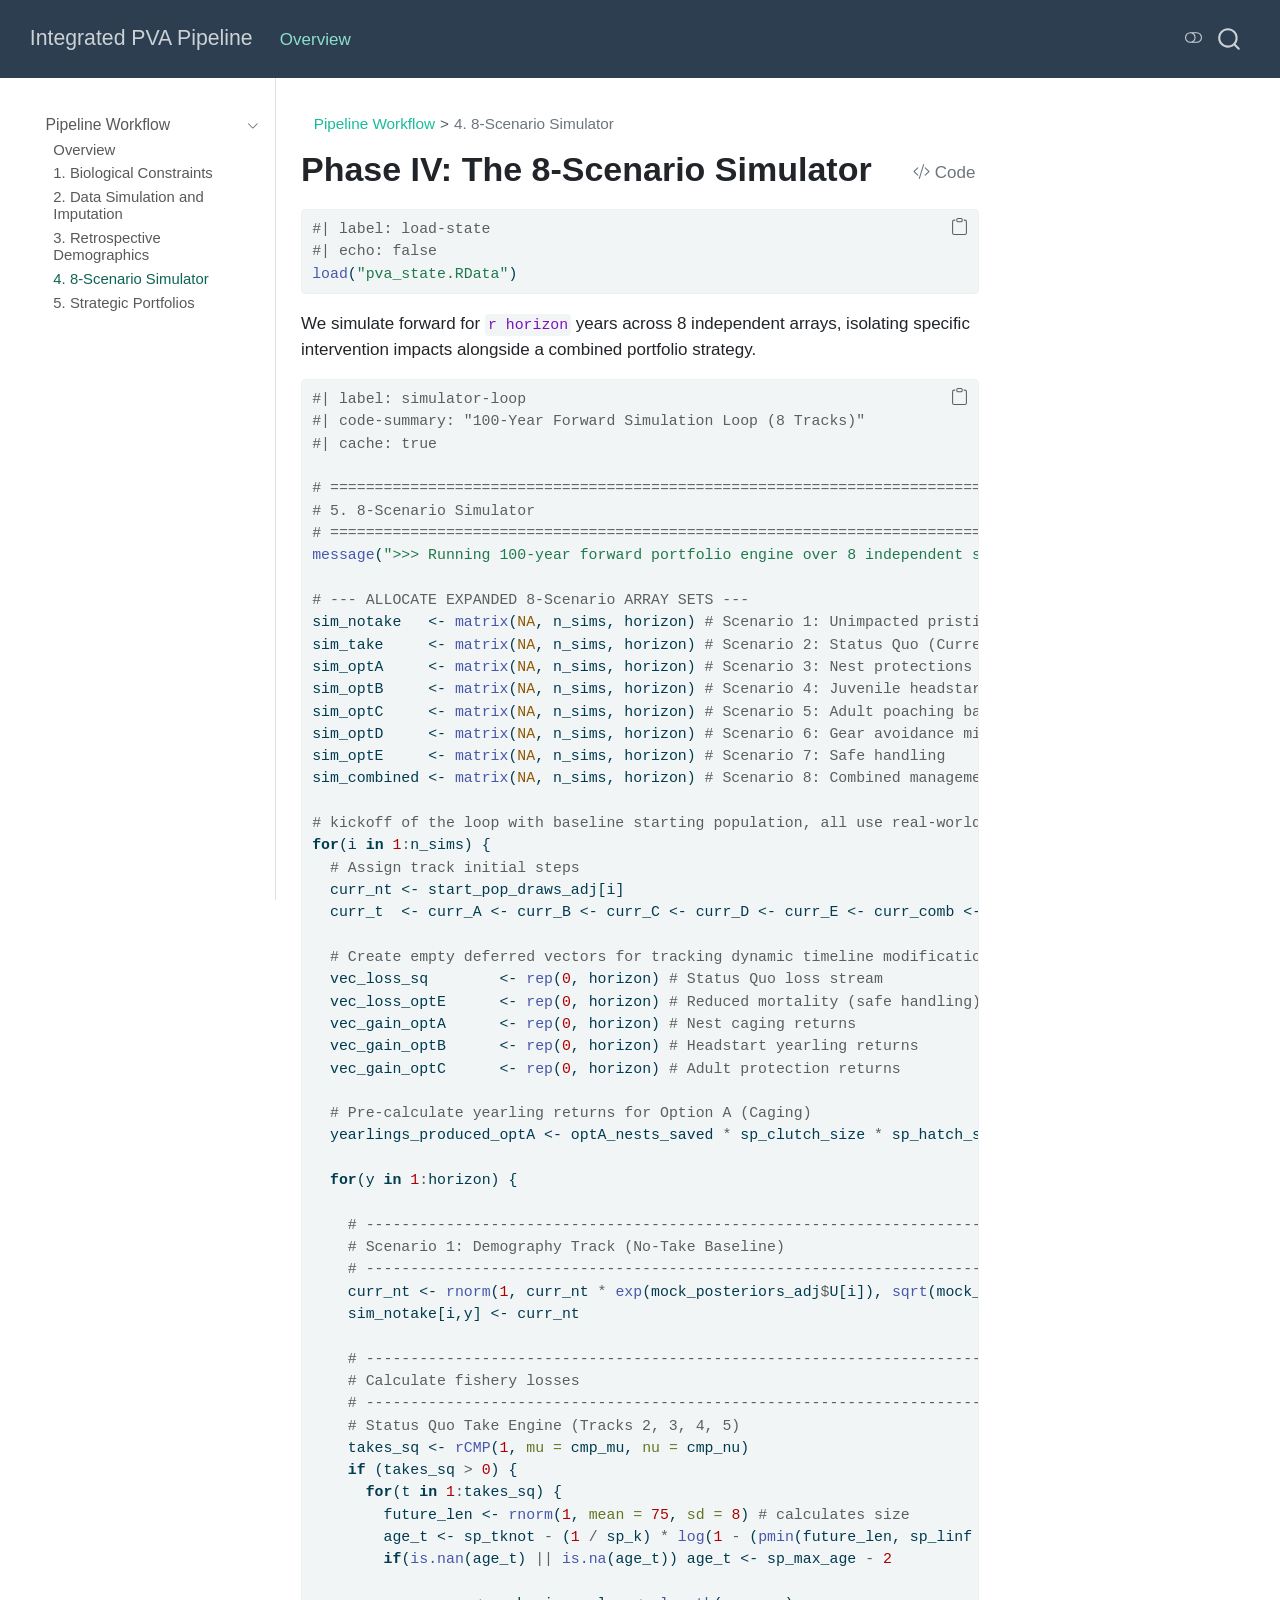
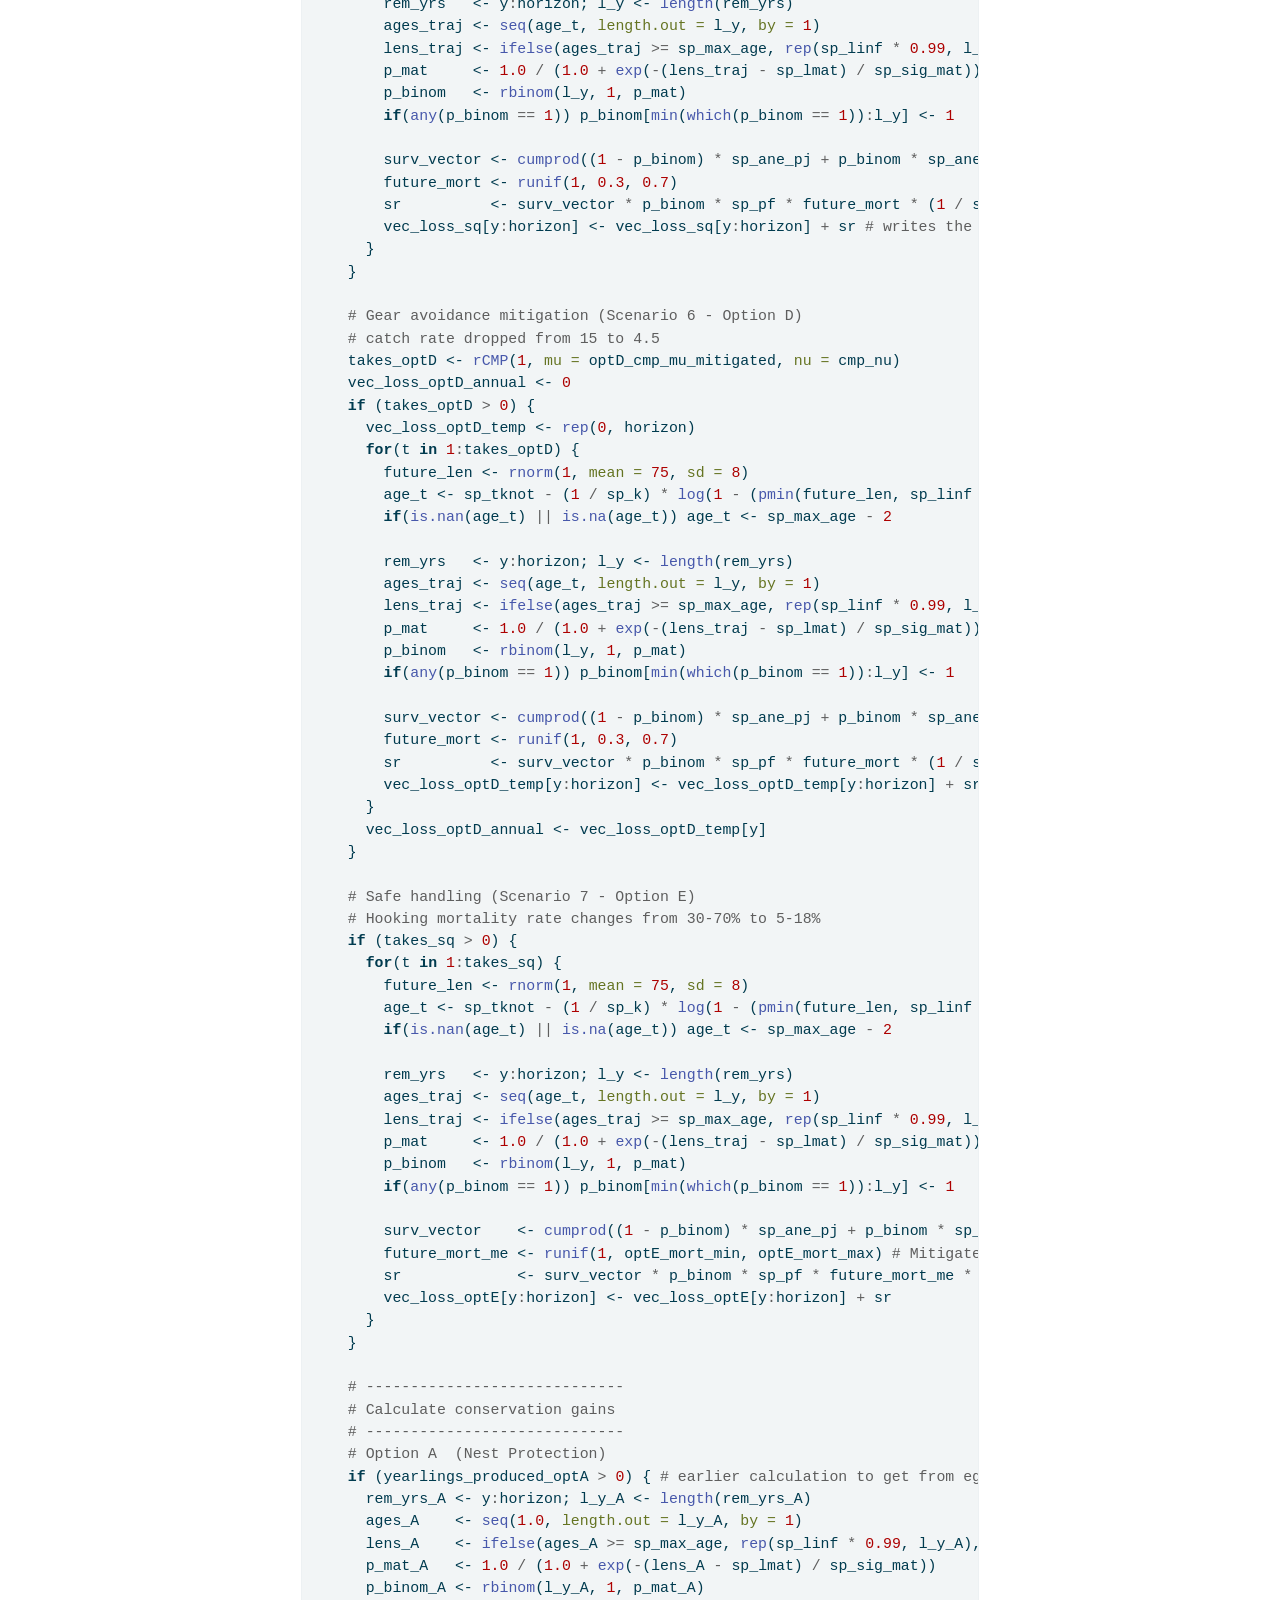
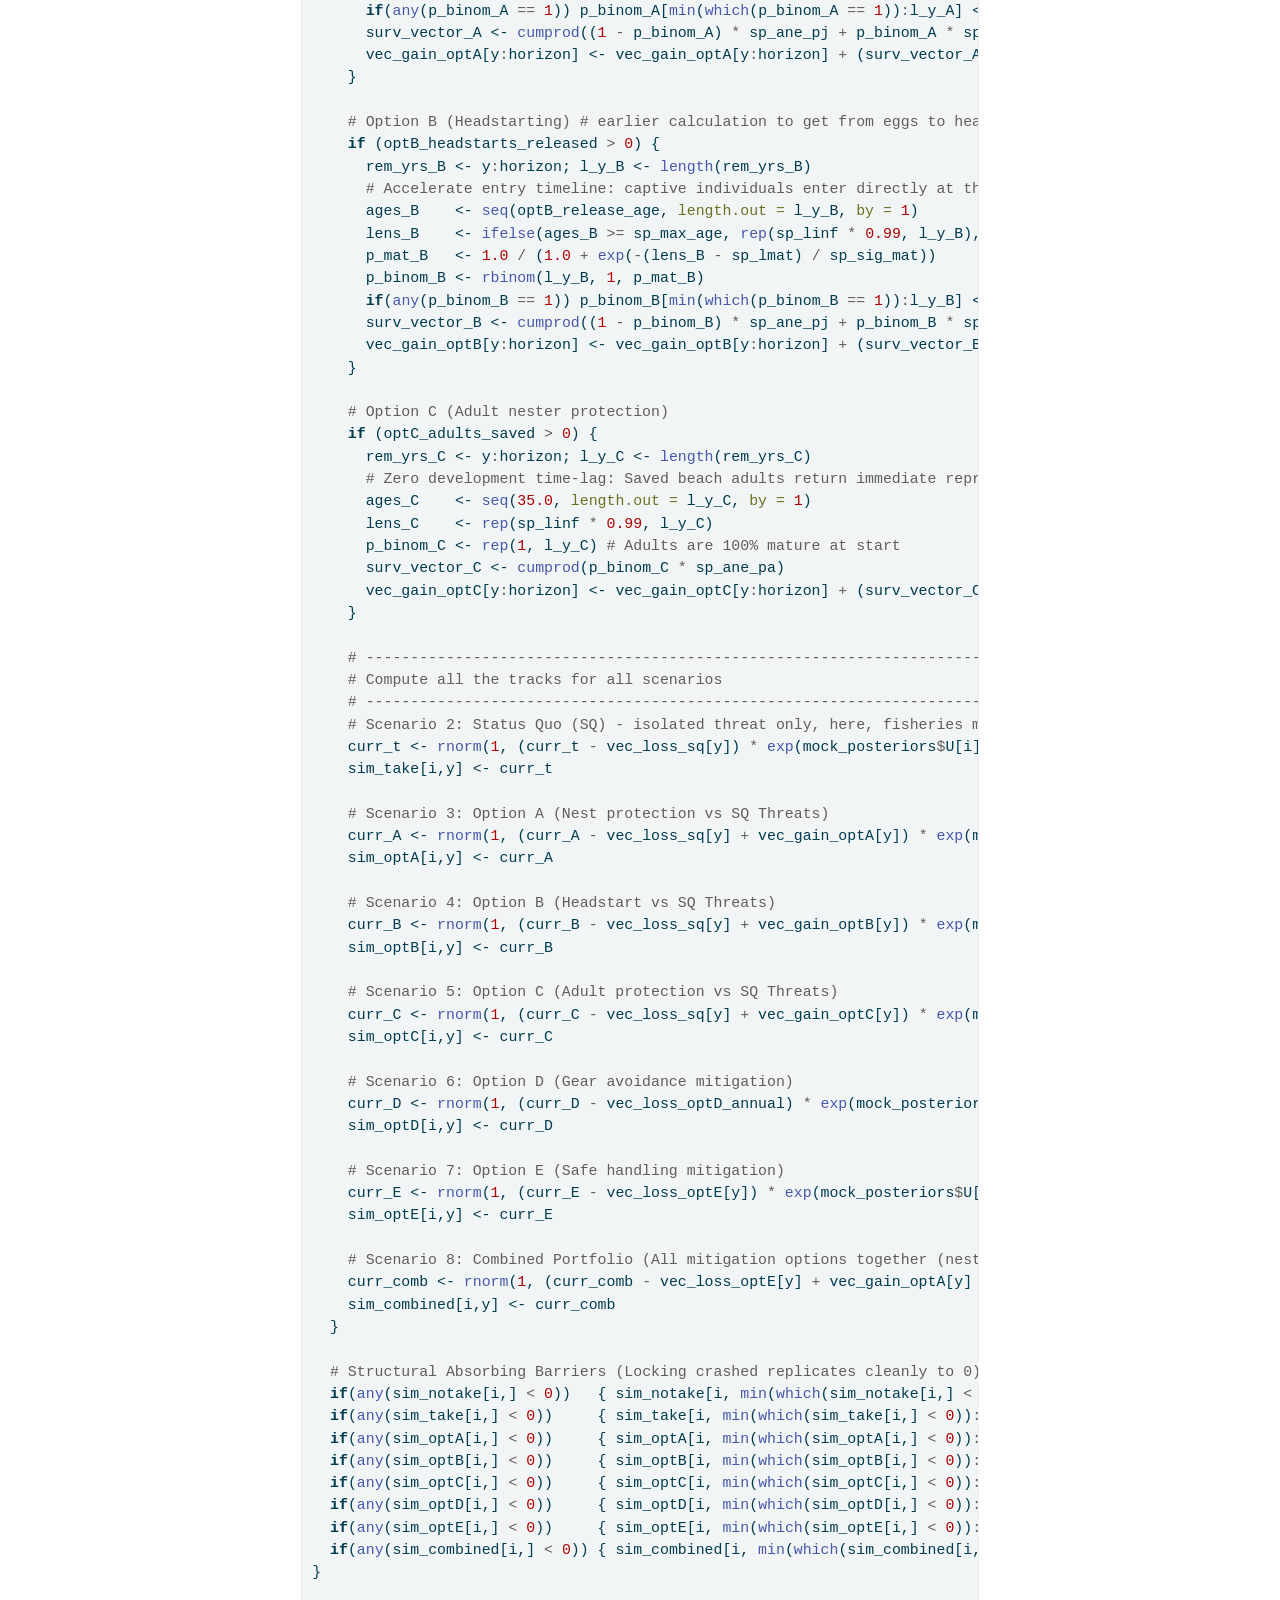
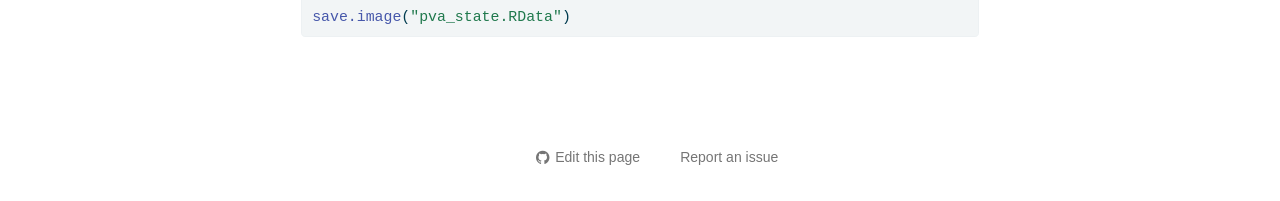
<file: docs/04-sim.html>
<!DOCTYPE html>
<html xmlns="http://www.w3.org/1999/xhtml" lang="en" xml:lang="en"><head>

<meta charset="utf-8">
<meta name="generator" content="quarto-1.9.36">

<meta name="viewport" content="width=device-width, initial-scale=1.0, user-scalable=yes">


<title>Phase IV: The 8-Scenario Simulator – Integrated PVA Pipeline</title>
<style>
/* Default styles provided by pandoc.
** See https://pandoc.org/MANUAL.html#variables-for-html for config info.
*/
code{white-space: pre-wrap;}
span.smallcaps{font-variant: small-caps;}
div.columns{display: flex; gap: min(4vw, 1.5em);}
div.column{flex: auto; overflow-x: auto;}
div.hanging-indent{margin-left: 1.5em; text-indent: -1.5em;}
ul.task-list{list-style: none;}
ul.task-list li input[type="checkbox"] {
  width: 0.8em;
  margin: 0 0.8em 0.2em -1em; /* quarto-specific, see https://github.com/quarto-dev/quarto-cli/issues/4556 */ 
  vertical-align: middle;
}
/* CSS for syntax highlighting */
html { -webkit-text-size-adjust: 100%; }
pre > code.sourceCode { white-space: pre; position: relative; }
pre > code.sourceCode > span { display: inline-block; line-height: 1.25; }
pre > code.sourceCode > span:empty { height: 1.2em; }
.sourceCode { overflow: visible; }
code.sourceCode > span { color: inherit; text-decoration: inherit; }
div.sourceCode { margin: 1em 0; }
pre.sourceCode { margin: 0; }
@media screen {
div.sourceCode { overflow: auto; }
}
@media print {
pre > code.sourceCode { white-space: pre-wrap; }
pre > code.sourceCode > span { text-indent: -5em; padding-left: 5em; }
}
pre.numberSource code
  { counter-reset: source-line 0; }
pre.numberSource code > span
  { position: relative; left: -4em; counter-increment: source-line; }
pre.numberSource code > span > a:first-child::before
  { content: counter(source-line);
    position: relative; left: -1em; text-align: right; vertical-align: baseline;
    border: none; display: inline-block;
    -webkit-touch-callout: none; -webkit-user-select: none;
    -khtml-user-select: none; -moz-user-select: none;
    -ms-user-select: none; user-select: none;
    padding: 0 4px; width: 4em;
  }
pre.numberSource { margin-left: 3em;  padding-left: 4px; }
div.sourceCode
  {   }
@media screen {
pre > code.sourceCode > span > a:first-child::before { text-decoration: underline; }
}
</style>


<script src="site_libs/quarto-nav/quarto-nav.js"></script>
<script src="site_libs/clipboard/clipboard.min.js"></script>
<script src="site_libs/quarto-search/autocomplete.umd.js"></script>
<script src="site_libs/quarto-search/fuse.min.js"></script>
<script src="site_libs/quarto-search/quarto-search.js"></script>
<meta name="quarto:offset" content="./">
<script src="site_libs/quarto-html/quarto.js" type="module"></script>
<script src="site_libs/quarto-html/tabsets/tabsets.js" type="module"></script>
<script src="site_libs/quarto-html/popper.min.js"></script>
<script src="site_libs/quarto-html/tippy.umd.min.js"></script>
<script src="site_libs/quarto-html/anchor.min.js"></script>
<link href="site_libs/quarto-html/tippy.css" rel="stylesheet">
<link href="site_libs/quarto-html/quarto-syntax-highlighting-845c23b38eaddc0f92fda52bfe77a8c8.css" rel="stylesheet" class="quarto-color-scheme" id="quarto-text-highlighting-styles">
<link href="site_libs/quarto-html/quarto-syntax-highlighting-dark-f418161beb48e0141c760e455f12af2c.css" rel="stylesheet" class="quarto-color-scheme quarto-color-alternate" id="quarto-text-highlighting-styles">
<link href="site_libs/quarto-html/quarto-syntax-highlighting-845c23b38eaddc0f92fda52bfe77a8c8.css" rel="stylesheet" class="quarto-color-scheme-extra" id="quarto-text-highlighting-styles">
<script src="site_libs/bootstrap/bootstrap.min.js"></script>
<link href="site_libs/bootstrap/bootstrap-icons.css" rel="stylesheet">
<link href="site_libs/bootstrap/bootstrap-edc4e7061c2c7a5ba8a1c034a1440415.min.css" rel="stylesheet" append-hash="true" class="quarto-color-scheme" id="quarto-bootstrap" data-mode="light">
<link href="site_libs/bootstrap/bootstrap-dark-89a05430e756aaca534b0ec7f0289466.min.css" rel="stylesheet" append-hash="true" class="quarto-color-scheme quarto-color-alternate" id="quarto-bootstrap" data-mode="dark">
<link href="site_libs/bootstrap/bootstrap-edc4e7061c2c7a5ba8a1c034a1440415.min.css" rel="stylesheet" append-hash="true" class="quarto-color-scheme-extra" id="quarto-bootstrap" data-mode="light">
<script id="quarto-search-options" type="application/json">{
  "location": "navbar",
  "copy-button": false,
  "collapse-after": 3,
  "panel-placement": "end",
  "type": "overlay",
  "limit": 50,
  "keyboard-shortcut": [
    "f",
    "/",
    "s"
  ],
  "show-item-context": false,
  "language": {
    "search-no-results-text": "No results",
    "search-matching-documents-text": "matching documents",
    "search-copy-link-title": "Copy link to search",
    "search-hide-matches-text": "Hide additional matches",
    "search-more-match-text": "more match in this document",
    "search-more-matches-text": "more matches in this document",
    "search-clear-button-title": "Clear",
    "search-text-placeholder": "",
    "search-detached-cancel-button-title": "Cancel",
    "search-submit-button-title": "Submit",
    "search-label": "Search"
  }
}</script>
<style>html{ scroll-behavior: smooth; }</style>


</head>

<body class="nav-sidebar floating nav-fixed quarto-light"><script id="quarto-html-before-body" type="application/javascript">
    const toggleBodyColorMode = (bsSheetEl) => {
      const mode = bsSheetEl.getAttribute("data-mode");
      const bodyEl = window.document.querySelector("body");
      if (mode === "dark") {
        bodyEl.classList.add("quarto-dark");
        bodyEl.classList.remove("quarto-light");
      } else {
        bodyEl.classList.add("quarto-light");
        bodyEl.classList.remove("quarto-dark");
      }
    }
    const toggleBodyColorPrimary = () => {
      const bsSheetEl = window.document.querySelector("link#quarto-bootstrap:not([rel=disabled-stylesheet])");
      if (bsSheetEl) {
        toggleBodyColorMode(bsSheetEl);
      }
    }
    const setColorSchemeToggle = (alternate) => {
      const toggles = window.document.querySelectorAll('.quarto-color-scheme-toggle');
      for (let i=0; i < toggles.length; i++) {
        const toggle = toggles[i];
        if (toggle) {
          if (alternate) {
            toggle.classList.add("alternate");
          } else {
            toggle.classList.remove("alternate");
          }
        }
      }
    };
    const toggleColorMode = (alternate) => {
      // Switch the stylesheets
      const primaryStylesheets = window.document.querySelectorAll('link.quarto-color-scheme:not(.quarto-color-alternate)');
      const alternateStylesheets = window.document.querySelectorAll('link.quarto-color-scheme.quarto-color-alternate');
      manageTransitions('#quarto-margin-sidebar .nav-link', false);
      if (alternate) {
        // note: dark is layered on light, we don't disable primary!
        enableStylesheet(alternateStylesheets);
        for (const sheetNode of alternateStylesheets) {
          if (sheetNode.id === "quarto-bootstrap") {
            toggleBodyColorMode(sheetNode);
          }
        }
      } else {
        disableStylesheet(alternateStylesheets);
        enableStylesheet(primaryStylesheets)
        toggleBodyColorPrimary();
      }
      manageTransitions('#quarto-margin-sidebar .nav-link', true);
      // Switch the toggles
      setColorSchemeToggle(alternate)
      // Hack to workaround the fact that safari doesn't
      // properly recolor the scrollbar when toggling (#1455)
      if (navigator.userAgent.indexOf('Safari') > 0 && navigator.userAgent.indexOf('Chrome') == -1) {
        manageTransitions("body", false);
        window.scrollTo(0, 1);
        setTimeout(() => {
          window.scrollTo(0, 0);
          manageTransitions("body", true);
        }, 40);
      }
    }
    const disableStylesheet = (stylesheets) => {
      for (let i=0; i < stylesheets.length; i++) {
        const stylesheet = stylesheets[i];
        stylesheet.rel = 'disabled-stylesheet';
      }
    }
    const enableStylesheet = (stylesheets) => {
      for (let i=0; i < stylesheets.length; i++) {
        const stylesheet = stylesheets[i];
        if(stylesheet.rel !== 'stylesheet') { // for Chrome, which will still FOUC without this check
          stylesheet.rel = 'stylesheet';
        }
      }
    }
    const manageTransitions = (selector, allowTransitions) => {
      const els = window.document.querySelectorAll(selector);
      for (let i=0; i < els.length; i++) {
        const el = els[i];
        if (allowTransitions) {
          el.classList.remove('notransition');
        } else {
          el.classList.add('notransition');
        }
      }
    }
    const isFileUrl = () => {
      return window.location.protocol === 'file:';
    }
    const hasAlternateSentinel = () => {
      let styleSentinel = getColorSchemeSentinel();
      if (styleSentinel !== null) {
        return styleSentinel === "alternate";
      } else {
        return false;
      }
    }
    const setStyleSentinel = (alternate) => {
      const value = alternate ? "alternate" : "default";
      if (!isFileUrl()) {
        window.localStorage.setItem("quarto-color-scheme", value);
      } else {
        localAlternateSentinel = value;
      }
    }
    const getColorSchemeSentinel = () => {
      if (!isFileUrl()) {
        const storageValue = window.localStorage.getItem("quarto-color-scheme");
        return storageValue != null ? storageValue : localAlternateSentinel;
      } else {
        return localAlternateSentinel;
      }
    }
    const toggleGiscusIfUsed = (isAlternate, darkModeDefault) => {
      const baseTheme = document.querySelector('#giscus-base-theme')?.value ?? 'light';
      const alternateTheme = document.querySelector('#giscus-alt-theme')?.value ?? 'dark';
      let newTheme = '';
      if(authorPrefersDark) {
        newTheme = isAlternate ? baseTheme : alternateTheme;
      } else {
        newTheme = isAlternate ? alternateTheme : baseTheme;
      }
      const changeGiscusTheme = () => {
        // From: https://github.com/giscus/giscus/issues/336
        const sendMessage = (message) => {
          const iframe = document.querySelector('iframe.giscus-frame');
          if (!iframe) return;
          iframe.contentWindow.postMessage({ giscus: message }, 'https://giscus.app');
        }
        sendMessage({
          setConfig: {
            theme: newTheme
          }
        });
      }
      const isGiscussLoaded = window.document.querySelector('iframe.giscus-frame') !== null;
      if (isGiscussLoaded) {
        changeGiscusTheme();
      }
    };
    const authorPrefersDark = false;
    const darkModeDefault = authorPrefersDark;
      document.querySelector('link#quarto-text-highlighting-styles.quarto-color-scheme-extra').rel = 'disabled-stylesheet';
      document.querySelector('link#quarto-bootstrap.quarto-color-scheme-extra').rel = 'disabled-stylesheet';
    let localAlternateSentinel = darkModeDefault ? 'alternate' : 'default';
    // Dark / light mode switch
    window.quartoToggleColorScheme = () => {
      // Read the current dark / light value
      let toAlternate = !hasAlternateSentinel();
      toggleColorMode(toAlternate);
      setStyleSentinel(toAlternate);
      toggleGiscusIfUsed(toAlternate, darkModeDefault);
      window.dispatchEvent(new Event('resize'));
    };
    // Switch to dark mode if need be
    if (hasAlternateSentinel()) {
      toggleColorMode(true);
    } else {
      toggleColorMode(false);
    }
  </script>

<div id="quarto-search-results"></div>
  <header id="quarto-header" class="headroom fixed-top">
    <nav class="navbar navbar-expand-lg " data-bs-theme="dark">
      <div class="navbar-container container-fluid">
      <div class="navbar-brand-container mx-auto">
    <a class="navbar-brand" href="./index.html">
    <span class="navbar-title">Integrated PVA Pipeline</span>
    </a>
  </div>
            <div id="quarto-search" class="" title="Search"></div>
          <button class="navbar-toggler" type="button" data-bs-toggle="collapse" data-bs-target="#navbarCollapse" aria-controls="navbarCollapse" role="menu" aria-expanded="false" aria-label="Toggle navigation" onclick="if (window.quartoToggleHeadroom) { window.quartoToggleHeadroom(); }">
  <span class="navbar-toggler-icon"></span>
</button>
          <div class="collapse navbar-collapse" id="navbarCollapse">
            <ul class="navbar-nav navbar-nav-scroll me-auto">
  <li class="nav-item">
    <a class="nav-link active" href="./index.html" aria-current="page"> 
<span class="menu-text">Overview</span></a>
  </li>  
</ul>
          </div> <!-- /navcollapse -->
            <div class="quarto-navbar-tools">
  <a href="" class="quarto-color-scheme-toggle quarto-navigation-tool  px-1" onclick="window.quartoToggleColorScheme(); return false;" title="Toggle dark mode"><i class="bi"></i></a>
</div>
      </div> <!-- /container-fluid -->
    </nav>
  <nav class="quarto-secondary-nav">
    <div class="container-fluid d-flex">
      <button type="button" class="quarto-btn-toggle btn" data-bs-toggle="collapse" role="button" data-bs-target=".quarto-sidebar-collapse-item" aria-controls="quarto-sidebar" aria-expanded="false" aria-label="Toggle sidebar navigation" onclick="if (window.quartoToggleHeadroom) { window.quartoToggleHeadroom(); }">
        <i class="bi bi-layout-text-sidebar-reverse"></i>
      </button>
        <nav class="quarto-page-breadcrumbs" aria-label="breadcrumb"><ol class="breadcrumb"><li class="breadcrumb-item"><a href="./index.html">Pipeline Workflow</a></li><li class="breadcrumb-item"><a href="./04-sim.html">4. 8-Scenario Simulator</a></li></ol></nav>
        <a class="flex-grow-1" role="navigation" data-bs-toggle="collapse" data-bs-target=".quarto-sidebar-collapse-item" aria-controls="quarto-sidebar" aria-expanded="false" aria-label="Toggle sidebar navigation" onclick="if (window.quartoToggleHeadroom) { window.quartoToggleHeadroom(); }">      
        </a>
    </div>
  </nav>
</header>
<!-- content -->
<div id="quarto-content" class="quarto-container page-columns page-rows-contents page-layout-article page-navbar">
<!-- sidebar -->
  <nav id="quarto-sidebar" class="sidebar collapse collapse-horizontal quarto-sidebar-collapse-item sidebar-navigation floating overflow-auto">
    <div class="sidebar-menu-container"> 
    <ul class="list-unstyled mt-1">
        <li class="sidebar-item sidebar-item-section">
      <div class="sidebar-item-container"> 
            <a class="sidebar-item-text sidebar-link text-start" data-bs-toggle="collapse" data-bs-target="#quarto-sidebar-section-1" role="navigation" aria-expanded="true">
 <span class="menu-text">Pipeline Workflow</span></a>
          <a class="sidebar-item-toggle text-start" data-bs-toggle="collapse" data-bs-target="#quarto-sidebar-section-1" role="navigation" aria-expanded="true" aria-label="Toggle section">
            <i class="bi bi-chevron-right ms-2"></i>
          </a> 
      </div>
      <ul id="quarto-sidebar-section-1" class="collapse list-unstyled sidebar-section depth1 show">  
          <li class="sidebar-item">
  <div class="sidebar-item-container"> 
  <a href="./index.html" class="sidebar-item-text sidebar-link">
 <span class="menu-text">Overview</span></a>
  </div>
</li>
          <li class="sidebar-item">
  <div class="sidebar-item-container"> 
  <a href="./01-setup.html" class="sidebar-item-text sidebar-link">
 <span class="menu-text">1. Biological Constraints</span></a>
  </div>
</li>
          <li class="sidebar-item">
  <div class="sidebar-item-container"> 
  <a href="./02-data.html" class="sidebar-item-text sidebar-link">
 <span class="menu-text">2. Data Simulation and Imputation</span></a>
  </div>
</li>
          <li class="sidebar-item">
  <div class="sidebar-item-container"> 
  <a href="./03-ane.html" class="sidebar-item-text sidebar-link">
 <span class="menu-text">3. Retrospective Demographics</span></a>
  </div>
</li>
          <li class="sidebar-item">
  <div class="sidebar-item-container"> 
  <a href="./04-sim.html" class="sidebar-item-text sidebar-link active">
 <span class="menu-text">4. 8-Scenario Simulator</span></a>
  </div>
</li>
          <li class="sidebar-item">
  <div class="sidebar-item-container"> 
  <a href="./05-outcome.html" class="sidebar-item-text sidebar-link">
 <span class="menu-text">5. Strategic Portfolios</span></a>
  </div>
</li>
      </ul>
  </li>
    </ul>
    </div>
</nav>
<div id="quarto-sidebar-glass" class="quarto-sidebar-collapse-item" data-bs-toggle="collapse" data-bs-target=".quarto-sidebar-collapse-item"></div>
<!-- margin-sidebar -->
    <div id="quarto-margin-sidebar" class="sidebar margin-sidebar zindex-bottom">
        
    </div>
<!-- main -->
<main class="content" id="quarto-document-content">


<header id="title-block-header" class="quarto-title-block default"><nav class="quarto-page-breadcrumbs quarto-title-breadcrumbs d-none d-lg-block" aria-label="breadcrumb"><ol class="breadcrumb"><li class="breadcrumb-item"><a href="./index.html">Pipeline Workflow</a></li><li class="breadcrumb-item"><a href="./04-sim.html">4. 8-Scenario Simulator</a></li></ol></nav>
<div class="quarto-title">
<div class="quarto-title-block"><div><h1 class="title">Phase IV: The 8-Scenario Simulator</h1><button type="button" class="btn code-tools-button" id="quarto-code-tools-source"><i class="bi"></i> Code</button></div></div>
</div>



<div class="quarto-title-meta">

    
  
    
  </div>
  


</header>


<div class="code-copy-outer-scaffold"><div class="sourceCode" id="cb1"><pre class="sourceCode r code-with-copy"><code class="sourceCode r"><span id="cb1-1"><a href="#cb1-1" aria-hidden="true" tabindex="-1"></a><span class="co">#| label: load-state</span></span>
<span id="cb1-2"><a href="#cb1-2" aria-hidden="true" tabindex="-1"></a><span class="co">#| echo: false</span></span>
<span id="cb1-3"><a href="#cb1-3" aria-hidden="true" tabindex="-1"></a><span class="fu">load</span>(<span class="st">"pva_state.RData"</span>)</span></code></pre></div><button title="Copy to Clipboard" class="code-copy-button"><i class="bi"></i></button></div>
<p>We simulate forward for <code>r horizon</code> years across 8 independent arrays, isolating specific intervention impacts alongside a combined portfolio strategy.</p>
<div class="code-copy-outer-scaffold"><div class="sourceCode" id="cb2"><pre class="sourceCode r code-with-copy"><code class="sourceCode r"><span id="cb2-1"><a href="#cb2-1" aria-hidden="true" tabindex="-1"></a><span class="co">#| label: simulator-loop</span></span>
<span id="cb2-2"><a href="#cb2-2" aria-hidden="true" tabindex="-1"></a><span class="co">#| code-summary: "100-Year Forward Simulation Loop (8 Tracks)"</span></span>
<span id="cb2-3"><a href="#cb2-3" aria-hidden="true" tabindex="-1"></a><span class="co">#| cache: true</span></span>
<span id="cb2-4"><a href="#cb2-4" aria-hidden="true" tabindex="-1"></a></span>
<span id="cb2-5"><a href="#cb2-5" aria-hidden="true" tabindex="-1"></a><span class="co"># ==============================================================================</span></span>
<span id="cb2-6"><a href="#cb2-6" aria-hidden="true" tabindex="-1"></a><span class="co"># 5. 8-Scenario Simulator</span></span>
<span id="cb2-7"><a href="#cb2-7" aria-hidden="true" tabindex="-1"></a><span class="co"># ==============================================================================</span></span>
<span id="cb2-8"><a href="#cb2-8" aria-hidden="true" tabindex="-1"></a><span class="fu">message</span>(<span class="st">"&gt;&gt;&gt; Running 100-year forward portfolio engine over 8 independent strategy arrays..."</span>)</span>
<span id="cb2-9"><a href="#cb2-9" aria-hidden="true" tabindex="-1"></a></span>
<span id="cb2-10"><a href="#cb2-10" aria-hidden="true" tabindex="-1"></a><span class="co"># --- ALLOCATE EXPANDED 8-Scenario ARRAY SETS ---</span></span>
<span id="cb2-11"><a href="#cb2-11" aria-hidden="true" tabindex="-1"></a>sim_notake   <span class="ot">&lt;-</span> <span class="fu">matrix</span>(<span class="cn">NA</span>, n_sims, horizon) <span class="co"># Scenario 1: Unimpacted pristine baseline</span></span>
<span id="cb2-12"><a href="#cb2-12" aria-hidden="true" tabindex="-1"></a>sim_take     <span class="ot">&lt;-</span> <span class="fu">matrix</span>(<span class="cn">NA</span>, n_sims, horizon) <span class="co"># Scenario 2: Status Quo (Current threat, fishery take)</span></span>
<span id="cb2-13"><a href="#cb2-13" aria-hidden="true" tabindex="-1"></a>sim_optA     <span class="ot">&lt;-</span> <span class="fu">matrix</span>(<span class="cn">NA</span>, n_sims, horizon) <span class="co"># Scenario 3: Nest protections</span></span>
<span id="cb2-14"><a href="#cb2-14" aria-hidden="true" tabindex="-1"></a>sim_optB     <span class="ot">&lt;-</span> <span class="fu">matrix</span>(<span class="cn">NA</span>, n_sims, horizon) <span class="co"># Scenario 4: Juvenile headstarting</span></span>
<span id="cb2-15"><a href="#cb2-15" aria-hidden="true" tabindex="-1"></a>sim_optC     <span class="ot">&lt;-</span> <span class="fu">matrix</span>(<span class="cn">NA</span>, n_sims, horizon) <span class="co"># Scenario 5: Adult poaching ban</span></span>
<span id="cb2-16"><a href="#cb2-16" aria-hidden="true" tabindex="-1"></a>sim_optD     <span class="ot">&lt;-</span> <span class="fu">matrix</span>(<span class="cn">NA</span>, n_sims, horizon) <span class="co"># Scenario 6: Gear avoidance mitigation</span></span>
<span id="cb2-17"><a href="#cb2-17" aria-hidden="true" tabindex="-1"></a>sim_optE     <span class="ot">&lt;-</span> <span class="fu">matrix</span>(<span class="cn">NA</span>, n_sims, horizon) <span class="co"># Scenario 7: Safe handling</span></span>
<span id="cb2-18"><a href="#cb2-18" aria-hidden="true" tabindex="-1"></a>sim_combined <span class="ot">&lt;-</span> <span class="fu">matrix</span>(<span class="cn">NA</span>, n_sims, horizon) <span class="co"># Scenario 8: Combined management portfolio</span></span>
<span id="cb2-19"><a href="#cb2-19" aria-hidden="true" tabindex="-1"></a></span>
<span id="cb2-20"><a href="#cb2-20" aria-hidden="true" tabindex="-1"></a><span class="co"># kickoff of the loop with baseline starting population, all use real-world baseline except Scenario 1: pristine (no fishery)</span></span>
<span id="cb2-21"><a href="#cb2-21" aria-hidden="true" tabindex="-1"></a><span class="cf">for</span>(i <span class="cf">in</span> <span class="dv">1</span><span class="sc">:</span>n_sims) {</span>
<span id="cb2-22"><a href="#cb2-22" aria-hidden="true" tabindex="-1"></a>  <span class="co"># Assign track initial steps</span></span>
<span id="cb2-23"><a href="#cb2-23" aria-hidden="true" tabindex="-1"></a>  curr_nt <span class="ot">&lt;-</span> start_pop_draws_adj[i]</span>
<span id="cb2-24"><a href="#cb2-24" aria-hidden="true" tabindex="-1"></a>  curr_t  <span class="ot">&lt;-</span> curr_A <span class="ot">&lt;-</span> curr_B <span class="ot">&lt;-</span> curr_C <span class="ot">&lt;-</span> curr_D <span class="ot">&lt;-</span> curr_E <span class="ot">&lt;-</span> curr_comb <span class="ot">&lt;-</span> start_pop_draws[i]</span>
<span id="cb2-25"><a href="#cb2-25" aria-hidden="true" tabindex="-1"></a></span>
<span id="cb2-26"><a href="#cb2-26" aria-hidden="true" tabindex="-1"></a>  <span class="co"># Create empty deferred vectors for tracking dynamic timeline modifications</span></span>
<span id="cb2-27"><a href="#cb2-27" aria-hidden="true" tabindex="-1"></a>  vec_loss_sq        <span class="ot">&lt;-</span> <span class="fu">rep</span>(<span class="dv">0</span>, horizon) <span class="co"># Status Quo loss stream</span></span>
<span id="cb2-28"><a href="#cb2-28" aria-hidden="true" tabindex="-1"></a>  vec_loss_optE      <span class="ot">&lt;-</span> <span class="fu">rep</span>(<span class="dv">0</span>, horizon) <span class="co"># Reduced mortality (safe handling) loss stream</span></span>
<span id="cb2-29"><a href="#cb2-29" aria-hidden="true" tabindex="-1"></a>  vec_gain_optA      <span class="ot">&lt;-</span> <span class="fu">rep</span>(<span class="dv">0</span>, horizon) <span class="co"># Nest caging returns</span></span>
<span id="cb2-30"><a href="#cb2-30" aria-hidden="true" tabindex="-1"></a>  vec_gain_optB      <span class="ot">&lt;-</span> <span class="fu">rep</span>(<span class="dv">0</span>, horizon) <span class="co"># Headstart yearling returns</span></span>
<span id="cb2-31"><a href="#cb2-31" aria-hidden="true" tabindex="-1"></a>  vec_gain_optC      <span class="ot">&lt;-</span> <span class="fu">rep</span>(<span class="dv">0</span>, horizon) <span class="co"># Adult protection returns</span></span>
<span id="cb2-32"><a href="#cb2-32" aria-hidden="true" tabindex="-1"></a></span>
<span id="cb2-33"><a href="#cb2-33" aria-hidden="true" tabindex="-1"></a>  <span class="co"># Pre-calculate yearling returns for Option A (Caging)</span></span>
<span id="cb2-34"><a href="#cb2-34" aria-hidden="true" tabindex="-1"></a>  yearlings_produced_optA <span class="ot">&lt;-</span> optA_nests_saved <span class="sc">*</span> sp_clutch_size <span class="sc">*</span> sp_hatch_success <span class="sc">*</span> sp_hatch_to_yearling</span>
<span id="cb2-35"><a href="#cb2-35" aria-hidden="true" tabindex="-1"></a></span>
<span id="cb2-36"><a href="#cb2-36" aria-hidden="true" tabindex="-1"></a>  <span class="cf">for</span>(y <span class="cf">in</span> <span class="dv">1</span><span class="sc">:</span>horizon) {</span>
<span id="cb2-37"><a href="#cb2-37" aria-hidden="true" tabindex="-1"></a></span>
<span id="cb2-38"><a href="#cb2-38" aria-hidden="true" tabindex="-1"></a>    <span class="co"># --------------------------------------------------------------------------</span></span>
<span id="cb2-39"><a href="#cb2-39" aria-hidden="true" tabindex="-1"></a>    <span class="co"># Scenario 1: Demography Track (No-Take Baseline)</span></span>
<span id="cb2-40"><a href="#cb2-40" aria-hidden="true" tabindex="-1"></a>    <span class="co"># --------------------------------------------------------------------------</span></span>
<span id="cb2-41"><a href="#cb2-41" aria-hidden="true" tabindex="-1"></a>    curr_nt <span class="ot">&lt;-</span> <span class="fu">rnorm</span>(<span class="dv">1</span>, curr_nt <span class="sc">*</span> <span class="fu">exp</span>(mock_posteriors_adj<span class="sc">$</span>U[i]), <span class="fu">sqrt</span>(mock_posteriors_adj<span class="sc">$</span>Q[i]))</span>
<span id="cb2-42"><a href="#cb2-42" aria-hidden="true" tabindex="-1"></a>    sim_notake[i,y] <span class="ot">&lt;-</span> curr_nt</span>
<span id="cb2-43"><a href="#cb2-43" aria-hidden="true" tabindex="-1"></a></span>
<span id="cb2-44"><a href="#cb2-44" aria-hidden="true" tabindex="-1"></a>    <span class="co"># --------------------------------------------------------------------------</span></span>
<span id="cb2-45"><a href="#cb2-45" aria-hidden="true" tabindex="-1"></a>    <span class="co"># Calculate fishery losses</span></span>
<span id="cb2-46"><a href="#cb2-46" aria-hidden="true" tabindex="-1"></a>    <span class="co"># --------------------------------------------------------------------------</span></span>
<span id="cb2-47"><a href="#cb2-47" aria-hidden="true" tabindex="-1"></a>    <span class="co"># Status Quo Take Engine (Tracks 2, 3, 4, 5)</span></span>
<span id="cb2-48"><a href="#cb2-48" aria-hidden="true" tabindex="-1"></a>    takes_sq <span class="ot">&lt;-</span> <span class="fu">rCMP</span>(<span class="dv">1</span>, <span class="at">mu =</span> cmp_mu, <span class="at">nu =</span> cmp_nu)</span>
<span id="cb2-49"><a href="#cb2-49" aria-hidden="true" tabindex="-1"></a>    <span class="cf">if</span> (takes_sq <span class="sc">&gt;</span> <span class="dv">0</span>) {</span>
<span id="cb2-50"><a href="#cb2-50" aria-hidden="true" tabindex="-1"></a>      <span class="cf">for</span>(t <span class="cf">in</span> <span class="dv">1</span><span class="sc">:</span>takes_sq) {</span>
<span id="cb2-51"><a href="#cb2-51" aria-hidden="true" tabindex="-1"></a>        future_len <span class="ot">&lt;-</span> <span class="fu">rnorm</span>(<span class="dv">1</span>, <span class="at">mean =</span> <span class="dv">75</span>, <span class="at">sd =</span> <span class="dv">8</span>) <span class="co"># calculates size</span></span>
<span id="cb2-52"><a href="#cb2-52" aria-hidden="true" tabindex="-1"></a>        age_t <span class="ot">&lt;-</span> sp_tknot <span class="sc">-</span> (<span class="dv">1</span> <span class="sc">/</span> sp_k) <span class="sc">*</span> <span class="fu">log</span>(<span class="dv">1</span> <span class="sc">-</span> (<span class="fu">pmin</span>(future_len, sp_linf <span class="sc">-</span> <span class="fl">0.1</span>) <span class="sc">/</span> sp_linf)) <span class="co"># calculates age</span></span>
<span id="cb2-53"><a href="#cb2-53" aria-hidden="true" tabindex="-1"></a>        <span class="cf">if</span>(<span class="fu">is.nan</span>(age_t) <span class="sc">||</span> <span class="fu">is.na</span>(age_t)) age_t <span class="ot">&lt;-</span> sp_max_age <span class="sc">-</span> <span class="dv">2</span></span>
<span id="cb2-54"><a href="#cb2-54" aria-hidden="true" tabindex="-1"></a></span>
<span id="cb2-55"><a href="#cb2-55" aria-hidden="true" tabindex="-1"></a>        rem_yrs   <span class="ot">&lt;-</span> y<span class="sc">:</span>horizon; l_y <span class="ot">&lt;-</span> <span class="fu">length</span>(rem_yrs)</span>
<span id="cb2-56"><a href="#cb2-56" aria-hidden="true" tabindex="-1"></a>        ages_traj <span class="ot">&lt;-</span> <span class="fu">seq</span>(age_t, <span class="at">length.out =</span> l_y, <span class="at">by =</span> <span class="dv">1</span>)</span>
<span id="cb2-57"><a href="#cb2-57" aria-hidden="true" tabindex="-1"></a>        lens_traj <span class="ot">&lt;-</span> <span class="fu">ifelse</span>(ages_traj <span class="sc">&gt;=</span> sp_max_age, <span class="fu">rep</span>(sp_linf <span class="sc">*</span> <span class="fl">0.99</span>, l_y), sp_linf <span class="sc">*</span> (<span class="dv">1</span> <span class="sc">-</span> <span class="fu">exp</span>(<span class="sc">-</span>sp_k <span class="sc">*</span> (ages_traj <span class="sc">-</span> sp_tknot))))</span>
<span id="cb2-58"><a href="#cb2-58" aria-hidden="true" tabindex="-1"></a>        p_mat     <span class="ot">&lt;-</span> <span class="fl">1.0</span> <span class="sc">/</span> (<span class="fl">1.0</span> <span class="sc">+</span> <span class="fu">exp</span>(<span class="sc">-</span>(lens_traj <span class="sc">-</span> sp_lmat) <span class="sc">/</span> sp_sig_mat)) <span class="co"># when it would have matured</span></span>
<span id="cb2-59"><a href="#cb2-59" aria-hidden="true" tabindex="-1"></a>        p_binom   <span class="ot">&lt;-</span> <span class="fu">rbinom</span>(l_y, <span class="dv">1</span>, p_mat)</span>
<span id="cb2-60"><a href="#cb2-60" aria-hidden="true" tabindex="-1"></a>        <span class="cf">if</span>(<span class="fu">any</span>(p_binom <span class="sc">==</span> <span class="dv">1</span>)) p_binom[<span class="fu">min</span>(<span class="fu">which</span>(p_binom <span class="sc">==</span> <span class="dv">1</span>))<span class="sc">:</span>l_y] <span class="ot">&lt;-</span> <span class="dv">1</span></span>
<span id="cb2-61"><a href="#cb2-61" aria-hidden="true" tabindex="-1"></a></span>
<span id="cb2-62"><a href="#cb2-62" aria-hidden="true" tabindex="-1"></a>        surv_vector <span class="ot">&lt;-</span> <span class="fu">cumprod</span>((<span class="dv">1</span> <span class="sc">-</span> p_binom) <span class="sc">*</span> sp_ane_pj <span class="sc">+</span> p_binom <span class="sc">*</span> sp_ane_pa) <span class="co"># likelihood of surviving natural threats</span></span>
<span id="cb2-63"><a href="#cb2-63" aria-hidden="true" tabindex="-1"></a>        future_mort <span class="ot">&lt;-</span> <span class="fu">runif</span>(<span class="dv">1</span>, <span class="fl">0.3</span>, <span class="fl">0.7</span>)</span>
<span id="cb2-64"><a href="#cb2-64" aria-hidden="true" tabindex="-1"></a>        sr          <span class="ot">&lt;-</span> surv_vector <span class="sc">*</span> p_binom <span class="sc">*</span> sp_pf <span class="sc">*</span> future_mort <span class="sc">*</span> (<span class="dv">1</span> <span class="sc">/</span> sp_remig_int)</span>
<span id="cb2-65"><a href="#cb2-65" aria-hidden="true" tabindex="-1"></a>        vec_loss_sq[y<span class="sc">:</span>horizon] <span class="ot">&lt;-</span> vec_loss_sq[y<span class="sc">:</span>horizon] <span class="sc">+</span> sr <span class="co"># writes the lost reproductive value into the calendar</span></span>
<span id="cb2-66"><a href="#cb2-66" aria-hidden="true" tabindex="-1"></a>      }</span>
<span id="cb2-67"><a href="#cb2-67" aria-hidden="true" tabindex="-1"></a>    }</span>
<span id="cb2-68"><a href="#cb2-68" aria-hidden="true" tabindex="-1"></a></span>
<span id="cb2-69"><a href="#cb2-69" aria-hidden="true" tabindex="-1"></a>    <span class="co"># Gear avoidance mitigation (Scenario 6 - Option D)</span></span>
<span id="cb2-70"><a href="#cb2-70" aria-hidden="true" tabindex="-1"></a>    <span class="co"># catch rate dropped from 15 to 4.5</span></span>
<span id="cb2-71"><a href="#cb2-71" aria-hidden="true" tabindex="-1"></a>    takes_optD <span class="ot">&lt;-</span> <span class="fu">rCMP</span>(<span class="dv">1</span>, <span class="at">mu =</span> optD_cmp_mu_mitigated, <span class="at">nu =</span> cmp_nu)</span>
<span id="cb2-72"><a href="#cb2-72" aria-hidden="true" tabindex="-1"></a>    vec_loss_optD_annual <span class="ot">&lt;-</span> <span class="dv">0</span></span>
<span id="cb2-73"><a href="#cb2-73" aria-hidden="true" tabindex="-1"></a>    <span class="cf">if</span> (takes_optD <span class="sc">&gt;</span> <span class="dv">0</span>) {</span>
<span id="cb2-74"><a href="#cb2-74" aria-hidden="true" tabindex="-1"></a>      vec_loss_optD_temp <span class="ot">&lt;-</span> <span class="fu">rep</span>(<span class="dv">0</span>, horizon)</span>
<span id="cb2-75"><a href="#cb2-75" aria-hidden="true" tabindex="-1"></a>      <span class="cf">for</span>(t <span class="cf">in</span> <span class="dv">1</span><span class="sc">:</span>takes_optD) {</span>
<span id="cb2-76"><a href="#cb2-76" aria-hidden="true" tabindex="-1"></a>        future_len <span class="ot">&lt;-</span> <span class="fu">rnorm</span>(<span class="dv">1</span>, <span class="at">mean =</span> <span class="dv">75</span>, <span class="at">sd =</span> <span class="dv">8</span>)</span>
<span id="cb2-77"><a href="#cb2-77" aria-hidden="true" tabindex="-1"></a>        age_t <span class="ot">&lt;-</span> sp_tknot <span class="sc">-</span> (<span class="dv">1</span> <span class="sc">/</span> sp_k) <span class="sc">*</span> <span class="fu">log</span>(<span class="dv">1</span> <span class="sc">-</span> (<span class="fu">pmin</span>(future_len, sp_linf <span class="sc">-</span> <span class="fl">0.1</span>) <span class="sc">/</span> sp_linf))</span>
<span id="cb2-78"><a href="#cb2-78" aria-hidden="true" tabindex="-1"></a>        <span class="cf">if</span>(<span class="fu">is.nan</span>(age_t) <span class="sc">||</span> <span class="fu">is.na</span>(age_t)) age_t <span class="ot">&lt;-</span> sp_max_age <span class="sc">-</span> <span class="dv">2</span></span>
<span id="cb2-79"><a href="#cb2-79" aria-hidden="true" tabindex="-1"></a></span>
<span id="cb2-80"><a href="#cb2-80" aria-hidden="true" tabindex="-1"></a>        rem_yrs   <span class="ot">&lt;-</span> y<span class="sc">:</span>horizon; l_y <span class="ot">&lt;-</span> <span class="fu">length</span>(rem_yrs)</span>
<span id="cb2-81"><a href="#cb2-81" aria-hidden="true" tabindex="-1"></a>        ages_traj <span class="ot">&lt;-</span> <span class="fu">seq</span>(age_t, <span class="at">length.out =</span> l_y, <span class="at">by =</span> <span class="dv">1</span>)</span>
<span id="cb2-82"><a href="#cb2-82" aria-hidden="true" tabindex="-1"></a>        lens_traj <span class="ot">&lt;-</span> <span class="fu">ifelse</span>(ages_traj <span class="sc">&gt;=</span> sp_max_age, <span class="fu">rep</span>(sp_linf <span class="sc">*</span> <span class="fl">0.99</span>, l_y), sp_linf <span class="sc">*</span> (<span class="dv">1</span> <span class="sc">-</span> <span class="fu">exp</span>(<span class="sc">-</span>sp_k <span class="sc">*</span> (ages_traj <span class="sc">-</span> sp_tknot))))</span>
<span id="cb2-83"><a href="#cb2-83" aria-hidden="true" tabindex="-1"></a>        p_mat     <span class="ot">&lt;-</span> <span class="fl">1.0</span> <span class="sc">/</span> (<span class="fl">1.0</span> <span class="sc">+</span> <span class="fu">exp</span>(<span class="sc">-</span>(lens_traj <span class="sc">-</span> sp_lmat) <span class="sc">/</span> sp_sig_mat))</span>
<span id="cb2-84"><a href="#cb2-84" aria-hidden="true" tabindex="-1"></a>        p_binom   <span class="ot">&lt;-</span> <span class="fu">rbinom</span>(l_y, <span class="dv">1</span>, p_mat)</span>
<span id="cb2-85"><a href="#cb2-85" aria-hidden="true" tabindex="-1"></a>        <span class="cf">if</span>(<span class="fu">any</span>(p_binom <span class="sc">==</span> <span class="dv">1</span>)) p_binom[<span class="fu">min</span>(<span class="fu">which</span>(p_binom <span class="sc">==</span> <span class="dv">1</span>))<span class="sc">:</span>l_y] <span class="ot">&lt;-</span> <span class="dv">1</span></span>
<span id="cb2-86"><a href="#cb2-86" aria-hidden="true" tabindex="-1"></a></span>
<span id="cb2-87"><a href="#cb2-87" aria-hidden="true" tabindex="-1"></a>        surv_vector <span class="ot">&lt;-</span> <span class="fu">cumprod</span>((<span class="dv">1</span> <span class="sc">-</span> p_binom) <span class="sc">*</span> sp_ane_pj <span class="sc">+</span> p_binom <span class="sc">*</span> sp_ane_pa)</span>
<span id="cb2-88"><a href="#cb2-88" aria-hidden="true" tabindex="-1"></a>        future_mort <span class="ot">&lt;-</span> <span class="fu">runif</span>(<span class="dv">1</span>, <span class="fl">0.3</span>, <span class="fl">0.7</span>)</span>
<span id="cb2-89"><a href="#cb2-89" aria-hidden="true" tabindex="-1"></a>        sr          <span class="ot">&lt;-</span> surv_vector <span class="sc">*</span> p_binom <span class="sc">*</span> sp_pf <span class="sc">*</span> future_mort <span class="sc">*</span> (<span class="dv">1</span> <span class="sc">/</span> sp_remig_int)</span>
<span id="cb2-90"><a href="#cb2-90" aria-hidden="true" tabindex="-1"></a>        vec_loss_optD_temp[y<span class="sc">:</span>horizon] <span class="ot">&lt;-</span> vec_loss_optD_temp[y<span class="sc">:</span>horizon] <span class="sc">+</span> sr</span>
<span id="cb2-91"><a href="#cb2-91" aria-hidden="true" tabindex="-1"></a>      }</span>
<span id="cb2-92"><a href="#cb2-92" aria-hidden="true" tabindex="-1"></a>      vec_loss_optD_annual <span class="ot">&lt;-</span> vec_loss_optD_temp[y]</span>
<span id="cb2-93"><a href="#cb2-93" aria-hidden="true" tabindex="-1"></a>    }</span>
<span id="cb2-94"><a href="#cb2-94" aria-hidden="true" tabindex="-1"></a></span>
<span id="cb2-95"><a href="#cb2-95" aria-hidden="true" tabindex="-1"></a>    <span class="co"># Safe handling (Scenario 7 - Option E)</span></span>
<span id="cb2-96"><a href="#cb2-96" aria-hidden="true" tabindex="-1"></a>    <span class="co"># Hooking mortality rate changes from 30-70% to 5-18%</span></span>
<span id="cb2-97"><a href="#cb2-97" aria-hidden="true" tabindex="-1"></a>    <span class="cf">if</span> (takes_sq <span class="sc">&gt;</span> <span class="dv">0</span>) {</span>
<span id="cb2-98"><a href="#cb2-98" aria-hidden="true" tabindex="-1"></a>      <span class="cf">for</span>(t <span class="cf">in</span> <span class="dv">1</span><span class="sc">:</span>takes_sq) {</span>
<span id="cb2-99"><a href="#cb2-99" aria-hidden="true" tabindex="-1"></a>        future_len <span class="ot">&lt;-</span> <span class="fu">rnorm</span>(<span class="dv">1</span>, <span class="at">mean =</span> <span class="dv">75</span>, <span class="at">sd =</span> <span class="dv">8</span>)</span>
<span id="cb2-100"><a href="#cb2-100" aria-hidden="true" tabindex="-1"></a>        age_t <span class="ot">&lt;-</span> sp_tknot <span class="sc">-</span> (<span class="dv">1</span> <span class="sc">/</span> sp_k) <span class="sc">*</span> <span class="fu">log</span>(<span class="dv">1</span> <span class="sc">-</span> (<span class="fu">pmin</span>(future_len, sp_linf <span class="sc">-</span> <span class="fl">0.1</span>) <span class="sc">/</span> sp_linf))</span>
<span id="cb2-101"><a href="#cb2-101" aria-hidden="true" tabindex="-1"></a>        <span class="cf">if</span>(<span class="fu">is.nan</span>(age_t) <span class="sc">||</span> <span class="fu">is.na</span>(age_t)) age_t <span class="ot">&lt;-</span> sp_max_age <span class="sc">-</span> <span class="dv">2</span></span>
<span id="cb2-102"><a href="#cb2-102" aria-hidden="true" tabindex="-1"></a></span>
<span id="cb2-103"><a href="#cb2-103" aria-hidden="true" tabindex="-1"></a>        rem_yrs   <span class="ot">&lt;-</span> y<span class="sc">:</span>horizon; l_y <span class="ot">&lt;-</span> <span class="fu">length</span>(rem_yrs)</span>
<span id="cb2-104"><a href="#cb2-104" aria-hidden="true" tabindex="-1"></a>        ages_traj <span class="ot">&lt;-</span> <span class="fu">seq</span>(age_t, <span class="at">length.out =</span> l_y, <span class="at">by =</span> <span class="dv">1</span>)</span>
<span id="cb2-105"><a href="#cb2-105" aria-hidden="true" tabindex="-1"></a>        lens_traj <span class="ot">&lt;-</span> <span class="fu">ifelse</span>(ages_traj <span class="sc">&gt;=</span> sp_max_age, <span class="fu">rep</span>(sp_linf <span class="sc">*</span> <span class="fl">0.99</span>, l_y), sp_linf <span class="sc">*</span> (<span class="dv">1</span> <span class="sc">-</span> <span class="fu">exp</span>(<span class="sc">-</span>sp_k <span class="sc">*</span> (ages_traj <span class="sc">-</span> sp_tknot))))</span>
<span id="cb2-106"><a href="#cb2-106" aria-hidden="true" tabindex="-1"></a>        p_mat     <span class="ot">&lt;-</span> <span class="fl">1.0</span> <span class="sc">/</span> (<span class="fl">1.0</span> <span class="sc">+</span> <span class="fu">exp</span>(<span class="sc">-</span>(lens_traj <span class="sc">-</span> sp_lmat) <span class="sc">/</span> sp_sig_mat))</span>
<span id="cb2-107"><a href="#cb2-107" aria-hidden="true" tabindex="-1"></a>        p_binom   <span class="ot">&lt;-</span> <span class="fu">rbinom</span>(l_y, <span class="dv">1</span>, p_mat)</span>
<span id="cb2-108"><a href="#cb2-108" aria-hidden="true" tabindex="-1"></a>        <span class="cf">if</span>(<span class="fu">any</span>(p_binom <span class="sc">==</span> <span class="dv">1</span>)) p_binom[<span class="fu">min</span>(<span class="fu">which</span>(p_binom <span class="sc">==</span> <span class="dv">1</span>))<span class="sc">:</span>l_y] <span class="ot">&lt;-</span> <span class="dv">1</span></span>
<span id="cb2-109"><a href="#cb2-109" aria-hidden="true" tabindex="-1"></a></span>
<span id="cb2-110"><a href="#cb2-110" aria-hidden="true" tabindex="-1"></a>        surv_vector    <span class="ot">&lt;-</span> <span class="fu">cumprod</span>((<span class="dv">1</span> <span class="sc">-</span> p_binom) <span class="sc">*</span> sp_ane_pj <span class="sc">+</span> p_binom <span class="sc">*</span> sp_ane_pa)</span>
<span id="cb2-111"><a href="#cb2-111" aria-hidden="true" tabindex="-1"></a>        future_mort_me <span class="ot">&lt;-</span> <span class="fu">runif</span>(<span class="dv">1</span>, optE_mort_min, optE_mort_max) <span class="co"># Mitigated post-release mortality rate</span></span>
<span id="cb2-112"><a href="#cb2-112" aria-hidden="true" tabindex="-1"></a>        sr             <span class="ot">&lt;-</span> surv_vector <span class="sc">*</span> p_binom <span class="sc">*</span> sp_pf <span class="sc">*</span> future_mort_me <span class="sc">*</span> (<span class="dv">1</span> <span class="sc">/</span> sp_remig_int)</span>
<span id="cb2-113"><a href="#cb2-113" aria-hidden="true" tabindex="-1"></a>        vec_loss_optE[y<span class="sc">:</span>horizon] <span class="ot">&lt;-</span> vec_loss_optE[y<span class="sc">:</span>horizon] <span class="sc">+</span> sr</span>
<span id="cb2-114"><a href="#cb2-114" aria-hidden="true" tabindex="-1"></a>      }</span>
<span id="cb2-115"><a href="#cb2-115" aria-hidden="true" tabindex="-1"></a>    }</span>
<span id="cb2-116"><a href="#cb2-116" aria-hidden="true" tabindex="-1"></a></span>
<span id="cb2-117"><a href="#cb2-117" aria-hidden="true" tabindex="-1"></a>    <span class="co"># -----------------------------</span></span>
<span id="cb2-118"><a href="#cb2-118" aria-hidden="true" tabindex="-1"></a>    <span class="co"># Calculate conservation gains</span></span>
<span id="cb2-119"><a href="#cb2-119" aria-hidden="true" tabindex="-1"></a>    <span class="co"># -----------------------------</span></span>
<span id="cb2-120"><a href="#cb2-120" aria-hidden="true" tabindex="-1"></a>    <span class="co"># Option A  (Nest Protection)</span></span>
<span id="cb2-121"><a href="#cb2-121" aria-hidden="true" tabindex="-1"></a>    <span class="cf">if</span> (yearlings_produced_optA <span class="sc">&gt;</span> <span class="dv">0</span>) { <span class="co"># earlier calculation to get from eggs to yearlings</span></span>
<span id="cb2-122"><a href="#cb2-122" aria-hidden="true" tabindex="-1"></a>      rem_yrs_A <span class="ot">&lt;-</span> y<span class="sc">:</span>horizon; l_y_A <span class="ot">&lt;-</span> <span class="fu">length</span>(rem_yrs_A)</span>
<span id="cb2-123"><a href="#cb2-123" aria-hidden="true" tabindex="-1"></a>      ages_A    <span class="ot">&lt;-</span> <span class="fu">seq</span>(<span class="fl">1.0</span>, <span class="at">length.out =</span> l_y_A, <span class="at">by =</span> <span class="dv">1</span>)</span>
<span id="cb2-124"><a href="#cb2-124" aria-hidden="true" tabindex="-1"></a>      lens_A    <span class="ot">&lt;-</span> <span class="fu">ifelse</span>(ages_A <span class="sc">&gt;=</span> sp_max_age, <span class="fu">rep</span>(sp_linf <span class="sc">*</span> <span class="fl">0.99</span>, l_y_A), sp_linf <span class="sc">*</span> (<span class="dv">1</span> <span class="sc">-</span> <span class="fu">exp</span>(<span class="sc">-</span>sp_k <span class="sc">*</span> (ages_A <span class="sc">-</span> sp_tknot))))</span>
<span id="cb2-125"><a href="#cb2-125" aria-hidden="true" tabindex="-1"></a>      p_mat_A   <span class="ot">&lt;-</span> <span class="fl">1.0</span> <span class="sc">/</span> (<span class="fl">1.0</span> <span class="sc">+</span> <span class="fu">exp</span>(<span class="sc">-</span>(lens_A <span class="sc">-</span> sp_lmat) <span class="sc">/</span> sp_sig_mat))</span>
<span id="cb2-126"><a href="#cb2-126" aria-hidden="true" tabindex="-1"></a>      p_binom_A <span class="ot">&lt;-</span> <span class="fu">rbinom</span>(l_y_A, <span class="dv">1</span>, p_mat_A)</span>
<span id="cb2-127"><a href="#cb2-127" aria-hidden="true" tabindex="-1"></a>      <span class="cf">if</span>(<span class="fu">any</span>(p_binom_A <span class="sc">==</span> <span class="dv">1</span>)) p_binom_A[<span class="fu">min</span>(<span class="fu">which</span>(p_binom_A <span class="sc">==</span> <span class="dv">1</span>))<span class="sc">:</span>l_y_A] <span class="ot">&lt;-</span> <span class="dv">1</span></span>
<span id="cb2-128"><a href="#cb2-128" aria-hidden="true" tabindex="-1"></a>      surv_vector_A <span class="ot">&lt;-</span> <span class="fu">cumprod</span>((<span class="dv">1</span> <span class="sc">-</span> p_binom_A) <span class="sc">*</span> sp_ane_pj <span class="sc">+</span> p_binom_A <span class="sc">*</span> sp_ane_pa)</span>
<span id="cb2-129"><a href="#cb2-129" aria-hidden="true" tabindex="-1"></a>      vec_gain_optA[y<span class="sc">:</span>horizon] <span class="ot">&lt;-</span> vec_gain_optA[y<span class="sc">:</span>horizon] <span class="sc">+</span> (surv_vector_A <span class="sc">*</span> p_binom_A <span class="sc">*</span> sp_pf <span class="sc">*</span> (<span class="dv">1</span> <span class="sc">/</span> sp_remig_int) <span class="sc">*</span> yearlings_produced_optA)</span>
<span id="cb2-130"><a href="#cb2-130" aria-hidden="true" tabindex="-1"></a>    }</span>
<span id="cb2-131"><a href="#cb2-131" aria-hidden="true" tabindex="-1"></a></span>
<span id="cb2-132"><a href="#cb2-132" aria-hidden="true" tabindex="-1"></a>    <span class="co"># Option B (Headstarting) # earlier calculation to get from eggs to headstarted yearlings</span></span>
<span id="cb2-133"><a href="#cb2-133" aria-hidden="true" tabindex="-1"></a>    <span class="cf">if</span> (optB_headstarts_released <span class="sc">&gt;</span> <span class="dv">0</span>) {</span>
<span id="cb2-134"><a href="#cb2-134" aria-hidden="true" tabindex="-1"></a>      rem_yrs_B <span class="ot">&lt;-</span> y<span class="sc">:</span>horizon; l_y_B <span class="ot">&lt;-</span> <span class="fu">length</span>(rem_yrs_B)</span>
<span id="cb2-135"><a href="#cb2-135" aria-hidden="true" tabindex="-1"></a>      <span class="co"># Accelerate entry timeline: captive individuals enter directly at the release age</span></span>
<span id="cb2-136"><a href="#cb2-136" aria-hidden="true" tabindex="-1"></a>      ages_B    <span class="ot">&lt;-</span> <span class="fu">seq</span>(optB_release_age, <span class="at">length.out =</span> l_y_B, <span class="at">by =</span> <span class="dv">1</span>)</span>
<span id="cb2-137"><a href="#cb2-137" aria-hidden="true" tabindex="-1"></a>      lens_B    <span class="ot">&lt;-</span> <span class="fu">ifelse</span>(ages_B <span class="sc">&gt;=</span> sp_max_age, <span class="fu">rep</span>(sp_linf <span class="sc">*</span> <span class="fl">0.99</span>, l_y_B), sp_linf <span class="sc">*</span> (<span class="dv">1</span> <span class="sc">-</span> <span class="fu">exp</span>(<span class="sc">-</span>sp_k <span class="sc">*</span> (ages_B <span class="sc">-</span> sp_tknot))))</span>
<span id="cb2-138"><a href="#cb2-138" aria-hidden="true" tabindex="-1"></a>      p_mat_B   <span class="ot">&lt;-</span> <span class="fl">1.0</span> <span class="sc">/</span> (<span class="fl">1.0</span> <span class="sc">+</span> <span class="fu">exp</span>(<span class="sc">-</span>(lens_B <span class="sc">-</span> sp_lmat) <span class="sc">/</span> sp_sig_mat))</span>
<span id="cb2-139"><a href="#cb2-139" aria-hidden="true" tabindex="-1"></a>      p_binom_B <span class="ot">&lt;-</span> <span class="fu">rbinom</span>(l_y_B, <span class="dv">1</span>, p_mat_B)</span>
<span id="cb2-140"><a href="#cb2-140" aria-hidden="true" tabindex="-1"></a>      <span class="cf">if</span>(<span class="fu">any</span>(p_binom_B <span class="sc">==</span> <span class="dv">1</span>)) p_binom_B[<span class="fu">min</span>(<span class="fu">which</span>(p_binom_B <span class="sc">==</span> <span class="dv">1</span>))<span class="sc">:</span>l_y_B] <span class="ot">&lt;-</span> <span class="dv">1</span></span>
<span id="cb2-141"><a href="#cb2-141" aria-hidden="true" tabindex="-1"></a>      surv_vector_B <span class="ot">&lt;-</span> <span class="fu">cumprod</span>((<span class="dv">1</span> <span class="sc">-</span> p_binom_B) <span class="sc">*</span> sp_ane_pj <span class="sc">+</span> p_binom_B <span class="sc">*</span> sp_ane_pa)</span>
<span id="cb2-142"><a href="#cb2-142" aria-hidden="true" tabindex="-1"></a>      vec_gain_optB[y<span class="sc">:</span>horizon] <span class="ot">&lt;-</span> vec_gain_optB[y<span class="sc">:</span>horizon] <span class="sc">+</span> (surv_vector_B <span class="sc">*</span> p_binom_B <span class="sc">*</span> sp_pf <span class="sc">*</span> (<span class="dv">1</span> <span class="sc">/</span> sp_remig_int) <span class="sc">*</span> optB_headstarts_released)</span>
<span id="cb2-143"><a href="#cb2-143" aria-hidden="true" tabindex="-1"></a>    }</span>
<span id="cb2-144"><a href="#cb2-144" aria-hidden="true" tabindex="-1"></a></span>
<span id="cb2-145"><a href="#cb2-145" aria-hidden="true" tabindex="-1"></a>    <span class="co"># Option C (Adult nester protection)</span></span>
<span id="cb2-146"><a href="#cb2-146" aria-hidden="true" tabindex="-1"></a>    <span class="cf">if</span> (optC_adults_saved <span class="sc">&gt;</span> <span class="dv">0</span>) {</span>
<span id="cb2-147"><a href="#cb2-147" aria-hidden="true" tabindex="-1"></a>      rem_yrs_C <span class="ot">&lt;-</span> y<span class="sc">:</span>horizon; l_y_C <span class="ot">&lt;-</span> <span class="fu">length</span>(rem_yrs_C)</span>
<span id="cb2-148"><a href="#cb2-148" aria-hidden="true" tabindex="-1"></a>      <span class="co"># Zero development time-lag: Saved beach adults return immediate reproductive dividends</span></span>
<span id="cb2-149"><a href="#cb2-149" aria-hidden="true" tabindex="-1"></a>      ages_C    <span class="ot">&lt;-</span> <span class="fu">seq</span>(<span class="fl">35.0</span>, <span class="at">length.out =</span> l_y_C, <span class="at">by =</span> <span class="dv">1</span>)</span>
<span id="cb2-150"><a href="#cb2-150" aria-hidden="true" tabindex="-1"></a>      lens_C    <span class="ot">&lt;-</span> <span class="fu">rep</span>(sp_linf <span class="sc">*</span> <span class="fl">0.99</span>, l_y_C)</span>
<span id="cb2-151"><a href="#cb2-151" aria-hidden="true" tabindex="-1"></a>      p_binom_C <span class="ot">&lt;-</span> <span class="fu">rep</span>(<span class="dv">1</span>, l_y_C) <span class="co"># Adults are 100% mature at start</span></span>
<span id="cb2-152"><a href="#cb2-152" aria-hidden="true" tabindex="-1"></a>      surv_vector_C <span class="ot">&lt;-</span> <span class="fu">cumprod</span>(p_binom_C <span class="sc">*</span> sp_ane_pa)</span>
<span id="cb2-153"><a href="#cb2-153" aria-hidden="true" tabindex="-1"></a>      vec_gain_optC[y<span class="sc">:</span>horizon] <span class="ot">&lt;-</span> vec_gain_optC[y<span class="sc">:</span>horizon] <span class="sc">+</span> (surv_vector_C <span class="sc">*</span> p_binom_C <span class="sc">*</span> (<span class="dv">1</span> <span class="sc">/</span> sp_remig_int) <span class="sc">*</span> optC_adults_saved)</span>
<span id="cb2-154"><a href="#cb2-154" aria-hidden="true" tabindex="-1"></a>    }</span>
<span id="cb2-155"><a href="#cb2-155" aria-hidden="true" tabindex="-1"></a></span>
<span id="cb2-156"><a href="#cb2-156" aria-hidden="true" tabindex="-1"></a>    <span class="co"># --------------------------------------------------------------------------</span></span>
<span id="cb2-157"><a href="#cb2-157" aria-hidden="true" tabindex="-1"></a>    <span class="co"># Compute all the tracks for all scenarios</span></span>
<span id="cb2-158"><a href="#cb2-158" aria-hidden="true" tabindex="-1"></a>    <span class="co"># --------------------------------------------------------------------------</span></span>
<span id="cb2-159"><a href="#cb2-159" aria-hidden="true" tabindex="-1"></a>    <span class="co"># Scenario 2: Status Quo (SQ) - isolated threat only, here, fisheries mortality</span></span>
<span id="cb2-160"><a href="#cb2-160" aria-hidden="true" tabindex="-1"></a>    curr_t <span class="ot">&lt;-</span> <span class="fu">rnorm</span>(<span class="dv">1</span>, (curr_t <span class="sc">-</span> vec_loss_sq[y]) <span class="sc">*</span> <span class="fu">exp</span>(mock_posteriors<span class="sc">$</span>U[i]), <span class="fu">sqrt</span>(mock_posteriors<span class="sc">$</span>Q[i]))</span>
<span id="cb2-161"><a href="#cb2-161" aria-hidden="true" tabindex="-1"></a>    sim_take[i,y] <span class="ot">&lt;-</span> curr_t</span>
<span id="cb2-162"><a href="#cb2-162" aria-hidden="true" tabindex="-1"></a></span>
<span id="cb2-163"><a href="#cb2-163" aria-hidden="true" tabindex="-1"></a>    <span class="co"># Scenario 3: Option A (Nest protection vs SQ Threats)</span></span>
<span id="cb2-164"><a href="#cb2-164" aria-hidden="true" tabindex="-1"></a>    curr_A <span class="ot">&lt;-</span> <span class="fu">rnorm</span>(<span class="dv">1</span>, (curr_A <span class="sc">-</span> vec_loss_sq[y] <span class="sc">+</span> vec_gain_optA[y]) <span class="sc">*</span> <span class="fu">exp</span>(mock_posteriors<span class="sc">$</span>U[i]), <span class="fu">sqrt</span>(mock_posteriors<span class="sc">$</span>Q[i]))</span>
<span id="cb2-165"><a href="#cb2-165" aria-hidden="true" tabindex="-1"></a>    sim_optA[i,y] <span class="ot">&lt;-</span> curr_A</span>
<span id="cb2-166"><a href="#cb2-166" aria-hidden="true" tabindex="-1"></a></span>
<span id="cb2-167"><a href="#cb2-167" aria-hidden="true" tabindex="-1"></a>    <span class="co"># Scenario 4: Option B (Headstart vs SQ Threats)</span></span>
<span id="cb2-168"><a href="#cb2-168" aria-hidden="true" tabindex="-1"></a>    curr_B <span class="ot">&lt;-</span> <span class="fu">rnorm</span>(<span class="dv">1</span>, (curr_B <span class="sc">-</span> vec_loss_sq[y] <span class="sc">+</span> vec_gain_optB[y]) <span class="sc">*</span> <span class="fu">exp</span>(mock_posteriors<span class="sc">$</span>U[i]), <span class="fu">sqrt</span>(mock_posteriors<span class="sc">$</span>Q[i]))</span>
<span id="cb2-169"><a href="#cb2-169" aria-hidden="true" tabindex="-1"></a>    sim_optB[i,y] <span class="ot">&lt;-</span> curr_B</span>
<span id="cb2-170"><a href="#cb2-170" aria-hidden="true" tabindex="-1"></a></span>
<span id="cb2-171"><a href="#cb2-171" aria-hidden="true" tabindex="-1"></a>    <span class="co"># Scenario 5: Option C (Adult protection vs SQ Threats)</span></span>
<span id="cb2-172"><a href="#cb2-172" aria-hidden="true" tabindex="-1"></a>    curr_C <span class="ot">&lt;-</span> <span class="fu">rnorm</span>(<span class="dv">1</span>, (curr_C <span class="sc">-</span> vec_loss_sq[y] <span class="sc">+</span> vec_gain_optC[y]) <span class="sc">*</span> <span class="fu">exp</span>(mock_posteriors<span class="sc">$</span>U[i]), <span class="fu">sqrt</span>(mock_posteriors<span class="sc">$</span>Q[i]))</span>
<span id="cb2-173"><a href="#cb2-173" aria-hidden="true" tabindex="-1"></a>    sim_optC[i,y] <span class="ot">&lt;-</span> curr_C</span>
<span id="cb2-174"><a href="#cb2-174" aria-hidden="true" tabindex="-1"></a></span>
<span id="cb2-175"><a href="#cb2-175" aria-hidden="true" tabindex="-1"></a>    <span class="co"># Scenario 6: Option D (Gear avoidance mitigation)</span></span>
<span id="cb2-176"><a href="#cb2-176" aria-hidden="true" tabindex="-1"></a>    curr_D <span class="ot">&lt;-</span> <span class="fu">rnorm</span>(<span class="dv">1</span>, (curr_D <span class="sc">-</span> vec_loss_optD_annual) <span class="sc">*</span> <span class="fu">exp</span>(mock_posteriors<span class="sc">$</span>U[i]), <span class="fu">sqrt</span>(mock_posteriors<span class="sc">$</span>Q[i]))</span>
<span id="cb2-177"><a href="#cb2-177" aria-hidden="true" tabindex="-1"></a>    sim_optD[i,y] <span class="ot">&lt;-</span> curr_D</span>
<span id="cb2-178"><a href="#cb2-178" aria-hidden="true" tabindex="-1"></a></span>
<span id="cb2-179"><a href="#cb2-179" aria-hidden="true" tabindex="-1"></a>    <span class="co"># Scenario 7: Option E (Safe handling mitigation)</span></span>
<span id="cb2-180"><a href="#cb2-180" aria-hidden="true" tabindex="-1"></a>    curr_E <span class="ot">&lt;-</span> <span class="fu">rnorm</span>(<span class="dv">1</span>, (curr_E <span class="sc">-</span> vec_loss_optE[y]) <span class="sc">*</span> <span class="fu">exp</span>(mock_posteriors<span class="sc">$</span>U[i]), <span class="fu">sqrt</span>(mock_posteriors<span class="sc">$</span>Q[i]))</span>
<span id="cb2-181"><a href="#cb2-181" aria-hidden="true" tabindex="-1"></a>    sim_optE[i,y] <span class="ot">&lt;-</span> curr_E</span>
<span id="cb2-182"><a href="#cb2-182" aria-hidden="true" tabindex="-1"></a></span>
<span id="cb2-183"><a href="#cb2-183" aria-hidden="true" tabindex="-1"></a>    <span class="co"># Scenario 8: Combined Portfolio (All mitigation options together (nest protection, headstarting, adult protection, gear avoidance, and safe handling))</span></span>
<span id="cb2-184"><a href="#cb2-184" aria-hidden="true" tabindex="-1"></a>    curr_comb <span class="ot">&lt;-</span> <span class="fu">rnorm</span>(<span class="dv">1</span>, (curr_comb <span class="sc">-</span> vec_loss_optE[y] <span class="sc">+</span> vec_gain_optA[y] <span class="sc">+</span> vec_gain_optB[y] <span class="sc">+</span> vec_gain_optC[y]) <span class="sc">*</span> <span class="fu">exp</span>(mock_posteriors<span class="sc">$</span>U[i]), <span class="fu">sqrt</span>(mock_posteriors<span class="sc">$</span>Q[i]))</span>
<span id="cb2-185"><a href="#cb2-185" aria-hidden="true" tabindex="-1"></a>    sim_combined[i,y] <span class="ot">&lt;-</span> curr_comb</span>
<span id="cb2-186"><a href="#cb2-186" aria-hidden="true" tabindex="-1"></a>  }</span>
<span id="cb2-187"><a href="#cb2-187" aria-hidden="true" tabindex="-1"></a></span>
<span id="cb2-188"><a href="#cb2-188" aria-hidden="true" tabindex="-1"></a>  <span class="co"># Structural Absorbing Barriers (Locking crashed replicates cleanly to 0); you can't return from extirpation</span></span>
<span id="cb2-189"><a href="#cb2-189" aria-hidden="true" tabindex="-1"></a>  <span class="cf">if</span>(<span class="fu">any</span>(sim_notake[i,] <span class="sc">&lt;</span> <span class="dv">0</span>))   { sim_notake[i, <span class="fu">min</span>(<span class="fu">which</span>(sim_notake[i,] <span class="sc">&lt;</span> <span class="dv">0</span>))<span class="sc">:</span>horizon]   <span class="ot">&lt;-</span> <span class="dv">0</span> }</span>
<span id="cb2-190"><a href="#cb2-190" aria-hidden="true" tabindex="-1"></a>  <span class="cf">if</span>(<span class="fu">any</span>(sim_take[i,] <span class="sc">&lt;</span> <span class="dv">0</span>))     { sim_take[i, <span class="fu">min</span>(<span class="fu">which</span>(sim_take[i,] <span class="sc">&lt;</span> <span class="dv">0</span>))<span class="sc">:</span>horizon]     <span class="ot">&lt;-</span> <span class="dv">0</span> }</span>
<span id="cb2-191"><a href="#cb2-191" aria-hidden="true" tabindex="-1"></a>  <span class="cf">if</span>(<span class="fu">any</span>(sim_optA[i,] <span class="sc">&lt;</span> <span class="dv">0</span>))     { sim_optA[i, <span class="fu">min</span>(<span class="fu">which</span>(sim_optA[i,] <span class="sc">&lt;</span> <span class="dv">0</span>))<span class="sc">:</span>horizon]     <span class="ot">&lt;-</span> <span class="dv">0</span> }</span>
<span id="cb2-192"><a href="#cb2-192" aria-hidden="true" tabindex="-1"></a>  <span class="cf">if</span>(<span class="fu">any</span>(sim_optB[i,] <span class="sc">&lt;</span> <span class="dv">0</span>))     { sim_optB[i, <span class="fu">min</span>(<span class="fu">which</span>(sim_optB[i,] <span class="sc">&lt;</span> <span class="dv">0</span>))<span class="sc">:</span>horizon]     <span class="ot">&lt;-</span> <span class="dv">0</span> }</span>
<span id="cb2-193"><a href="#cb2-193" aria-hidden="true" tabindex="-1"></a>  <span class="cf">if</span>(<span class="fu">any</span>(sim_optC[i,] <span class="sc">&lt;</span> <span class="dv">0</span>))     { sim_optC[i, <span class="fu">min</span>(<span class="fu">which</span>(sim_optC[i,] <span class="sc">&lt;</span> <span class="dv">0</span>))<span class="sc">:</span>horizon]     <span class="ot">&lt;-</span> <span class="dv">0</span> }</span>
<span id="cb2-194"><a href="#cb2-194" aria-hidden="true" tabindex="-1"></a>  <span class="cf">if</span>(<span class="fu">any</span>(sim_optD[i,] <span class="sc">&lt;</span> <span class="dv">0</span>))     { sim_optD[i, <span class="fu">min</span>(<span class="fu">which</span>(sim_optD[i,] <span class="sc">&lt;</span> <span class="dv">0</span>))<span class="sc">:</span>horizon]     <span class="ot">&lt;-</span> <span class="dv">0</span> }</span>
<span id="cb2-195"><a href="#cb2-195" aria-hidden="true" tabindex="-1"></a>  <span class="cf">if</span>(<span class="fu">any</span>(sim_optE[i,] <span class="sc">&lt;</span> <span class="dv">0</span>))     { sim_optE[i, <span class="fu">min</span>(<span class="fu">which</span>(sim_optE[i,] <span class="sc">&lt;</span> <span class="dv">0</span>))<span class="sc">:</span>horizon]     <span class="ot">&lt;-</span> <span class="dv">0</span> }</span>
<span id="cb2-196"><a href="#cb2-196" aria-hidden="true" tabindex="-1"></a>  <span class="cf">if</span>(<span class="fu">any</span>(sim_combined[i,] <span class="sc">&lt;</span> <span class="dv">0</span>)) { sim_combined[i, <span class="fu">min</span>(<span class="fu">which</span>(sim_combined[i,] <span class="sc">&lt;</span> <span class="dv">0</span>))<span class="sc">:</span>horizon] <span class="ot">&lt;-</span> <span class="dv">0</span> }</span>
<span id="cb2-197"><a href="#cb2-197" aria-hidden="true" tabindex="-1"></a>}</span>
<span id="cb2-198"><a href="#cb2-198" aria-hidden="true" tabindex="-1"></a></span>
<span id="cb2-199"><a href="#cb2-199" aria-hidden="true" tabindex="-1"></a><span class="fu">save.image</span>(<span class="st">"pva_state.RData"</span>)</span></code></pre></div><button title="Copy to Clipboard" class="code-copy-button"><i class="bi"></i></button></div>


<!-- -->


</main> <!-- /main -->
<script id="quarto-html-after-body" type="application/javascript">
  window.document.addEventListener("DOMContentLoaded", function (event) {
    // Ensure there is a toggle, if there isn't float one in the top right
    if (window.document.querySelector('.quarto-color-scheme-toggle') === null) {
      const a = window.document.createElement('a');
      a.classList.add('top-right');
      a.classList.add('quarto-color-scheme-toggle');
      a.href = "";
      a.onclick = function() { try { window.quartoToggleColorScheme(); } catch {} return false; };
      const i = window.document.createElement("i");
      i.classList.add('bi');
      a.appendChild(i);
      window.document.body.appendChild(a);
    }
    setColorSchemeToggle(hasAlternateSentinel())
    const icon = "";
    const anchorJS = new window.AnchorJS();
    anchorJS.options = {
      placement: 'right',
      icon: icon
    };
    anchorJS.add('.anchored');
    const isCodeAnnotation = (el) => {
      for (const clz of el.classList) {
        if (clz.startsWith('code-annotation-')) {                     
          return true;
        }
      }
      return false;
    }
    const onCopySuccess = function(e) {
      // button target
      const button = e.trigger;
      // don't keep focus
      button.blur();
      // flash "checked"
      button.classList.add('code-copy-button-checked');
      var currentTitle = button.getAttribute("title");
      button.setAttribute("title", "Copied!");
      let tooltip;
      if (window.bootstrap) {
        button.setAttribute("data-bs-toggle", "tooltip");
        button.setAttribute("data-bs-placement", "left");
        button.setAttribute("data-bs-title", "Copied!");
        tooltip = new bootstrap.Tooltip(button, 
          { trigger: "manual", 
            customClass: "code-copy-button-tooltip",
            offset: [0, -8]});
        tooltip.show();    
      }
      setTimeout(function() {
        if (tooltip) {
          tooltip.hide();
          button.removeAttribute("data-bs-title");
          button.removeAttribute("data-bs-toggle");
          button.removeAttribute("data-bs-placement");
        }
        button.setAttribute("title", currentTitle);
        button.classList.remove('code-copy-button-checked');
      }, 1000);
      // clear code selection
      e.clearSelection();
    }
    const getTextToCopy = function(trigger) {
      const outerScaffold = trigger.parentElement.cloneNode(true);
      const codeEl = outerScaffold.querySelector('code');
      for (const childEl of codeEl.children) {
        if (isCodeAnnotation(childEl)) {
          childEl.remove();
        }
      }
      return codeEl.innerText;
    }
    const clipboard = new window.ClipboardJS('.code-copy-button:not([data-in-quarto-modal])', {
      text: getTextToCopy
    });
    clipboard.on('success', onCopySuccess);
    if (window.document.getElementById('quarto-embedded-source-code-modal')) {
      const clipboardModal = new window.ClipboardJS('.code-copy-button[data-in-quarto-modal]', {
        text: getTextToCopy,
        container: window.document.getElementById('quarto-embedded-source-code-modal')
      });
      clipboardModal.on('success', onCopySuccess);
    }
    const viewSource = window.document.getElementById('quarto-view-source') ||
                       window.document.getElementById('quarto-code-tools-source');
    if (viewSource) {
      const sourceUrl = viewSource.getAttribute("data-quarto-source-url");
      viewSource.addEventListener("click", function(e) {
        if (sourceUrl) {
          // rstudio viewer pane
          if (/\bcapabilities=\b/.test(window.location)) {
            window.open(sourceUrl);
          } else {
            window.location.href = sourceUrl;
          }
        } else {
          const modal = new bootstrap.Modal(document.getElementById('quarto-embedded-source-code-modal'));
          modal.show();
        }
        return false;
      });
    }
    function toggleCodeHandler(show) {
      return function(e) {
        const detailsSrc = window.document.querySelectorAll(".cell > details > .sourceCode");
        for (let i=0; i<detailsSrc.length; i++) {
          const details = detailsSrc[i].parentElement;
          if (show) {
            details.open = true;
          } else {
            details.removeAttribute("open");
          }
        }
        const cellCodeDivs = window.document.querySelectorAll(".cell > .sourceCode");
        const fromCls = show ? "hidden" : "unhidden";
        const toCls = show ? "unhidden" : "hidden";
        for (let i=0; i<cellCodeDivs.length; i++) {
          const codeDiv = cellCodeDivs[i];
          if (codeDiv.classList.contains(fromCls)) {
            codeDiv.classList.remove(fromCls);
            codeDiv.classList.add(toCls);
          } 
        }
        return false;
      }
    }
    const hideAllCode = window.document.getElementById("quarto-hide-all-code");
    if (hideAllCode) {
      hideAllCode.addEventListener("click", toggleCodeHandler(false));
    }
    const showAllCode = window.document.getElementById("quarto-show-all-code");
    if (showAllCode) {
      showAllCode.addEventListener("click", toggleCodeHandler(true));
    }
      var localhostRegex = new RegExp(/^(?:http|https):\/\/localhost\:?[0-9]*\//);
      var mailtoRegex = new RegExp(/^mailto:/);
        var filterRegex = new RegExp("https:\/\/annaortega-noaa\.github\.io\/integrated-pva-pipeline");
      var isInternal = (href) => {
          return filterRegex.test(href) || localhostRegex.test(href) || mailtoRegex.test(href);
      }
      // Inspect non-navigation links and adorn them if external
     var links = window.document.querySelectorAll('a[href]:not(.nav-link):not(.navbar-brand):not(.toc-action):not(.sidebar-link):not(.sidebar-item-toggle):not(.pagination-link):not(.no-external):not([aria-hidden]):not(.dropdown-item):not(.quarto-navigation-tool):not(.about-link)');
      for (var i=0; i<links.length; i++) {
        const link = links[i];
        if (!isInternal(link.href)) {
          // undo the damage that might have been done by quarto-nav.js in the case of
          // links that we want to consider external
          if (link.dataset.originalHref !== undefined) {
            link.href = link.dataset.originalHref;
          }
        }
      }
    function tippyHover(el, contentFn, onTriggerFn, onUntriggerFn) {
      const config = {
        allowHTML: true,
        maxWidth: 500,
        delay: 100,
        arrow: false,
        appendTo: function(el) {
            return el.parentElement;
        },
        interactive: true,
        interactiveBorder: 10,
        theme: 'quarto',
        placement: 'bottom-start',
      };
      if (contentFn) {
        config.content = contentFn;
      }
      if (onTriggerFn) {
        config.onTrigger = onTriggerFn;
      }
      if (onUntriggerFn) {
        config.onUntrigger = onUntriggerFn;
      }
      window.tippy(el, config); 
    }
    const noterefs = window.document.querySelectorAll('a[role="doc-noteref"]');
    for (var i=0; i<noterefs.length; i++) {
      const ref = noterefs[i];
      tippyHover(ref, function() {
        // use id or data attribute instead here
        let href = ref.getAttribute('data-footnote-href') || ref.getAttribute('href');
        try { href = new URL(href).hash; } catch {}
        const id = href.replace(/^#\/?/, "");
        const note = window.document.getElementById(id);
        if (note) {
          return note.innerHTML;
        } else {
          return "";
        }
      });
    }
    const xrefs = window.document.querySelectorAll('a.quarto-xref');
    const processXRef = (id, note) => {
      // Strip column container classes
      const stripColumnClz = (el) => {
        el.classList.remove("page-full", "page-columns");
        if (el.children) {
          for (const child of el.children) {
            stripColumnClz(child);
          }
        }
      }
      stripColumnClz(note)
      if (id === null || id.startsWith('sec-')) {
        // Special case sections, only their first couple elements
        const container = document.createElement("div");
        if (note.children && note.children.length > 2) {
          container.appendChild(note.children[0].cloneNode(true));
          for (let i = 1; i < note.children.length; i++) {
            const child = note.children[i];
            if (child.tagName === "P" && child.innerText === "") {
              continue;
            } else {
              container.appendChild(child.cloneNode(true));
              break;
            }
          }
          if (window.Quarto?.typesetMath) {
            window.Quarto.typesetMath(container);
          }
          return container.innerHTML
        } else {
          if (window.Quarto?.typesetMath) {
            window.Quarto.typesetMath(note);
          }
          return note.innerHTML;
        }
      } else {
        // Remove any anchor links if they are present
        const anchorLink = note.querySelector('a.anchorjs-link');
        if (anchorLink) {
          anchorLink.remove();
        }
        if (window.Quarto?.typesetMath) {
          window.Quarto.typesetMath(note);
        }
        if (note.classList.contains("callout")) {
          return note.outerHTML;
        } else {
          return note.innerHTML;
        }
      }
    }
    for (var i=0; i<xrefs.length; i++) {
      const xref = xrefs[i];
      tippyHover(xref, undefined, function(instance) {
        instance.disable();
        let url = xref.getAttribute('href');
        let hash = undefined; 
        if (url.startsWith('#')) {
          hash = url;
        } else {
          try { hash = new URL(url).hash; } catch {}
        }
        if (hash) {
          const id = hash.replace(/^#\/?/, "");
          const note = window.document.getElementById(id);
          if (note !== null) {
            try {
              const html = processXRef(id, note.cloneNode(true));
              instance.setContent(html);
            } finally {
              instance.enable();
              instance.show();
            }
          } else {
            // See if we can fetch this
            fetch(url.split('#')[0])
            .then(res => res.text())
            .then(html => {
              const parser = new DOMParser();
              const htmlDoc = parser.parseFromString(html, "text/html");
              const note = htmlDoc.getElementById(id);
              if (note !== null) {
                const html = processXRef(id, note);
                instance.setContent(html);
              } 
            }).finally(() => {
              instance.enable();
              instance.show();
            });
          }
        } else {
          // See if we can fetch a full url (with no hash to target)
          // This is a special case and we should probably do some content thinning / targeting
          fetch(url)
          .then(res => res.text())
          .then(html => {
            const parser = new DOMParser();
            const htmlDoc = parser.parseFromString(html, "text/html");
            const note = htmlDoc.querySelector('main.content');
            if (note !== null) {
              // This should only happen for chapter cross references
              // (since there is no id in the URL)
              // remove the first header
              if (note.children.length > 0 && note.children[0].tagName === "HEADER") {
                note.children[0].remove();
              }
              const html = processXRef(null, note);
              instance.setContent(html);
            } 
          }).finally(() => {
            instance.enable();
            instance.show();
          });
        }
      }, function(instance) {
      });
    }
        let selectedAnnoteEl;
        const selectorForAnnotation = ( cell, annotation) => {
          let cellAttr = 'data-code-cell="' + cell + '"';
          let lineAttr = 'data-code-annotation="' +  annotation + '"';
          const selector = 'span[' + cellAttr + '][' + lineAttr + ']';
          return selector;
        }
        const selectCodeLines = (annoteEl) => {
          const doc = window.document;
          const targetCell = annoteEl.getAttribute("data-target-cell");
          const targetAnnotation = annoteEl.getAttribute("data-target-annotation");
          const annoteSpan = window.document.querySelector(selectorForAnnotation(targetCell, targetAnnotation));
          const lines = annoteSpan.getAttribute("data-code-lines").split(",");
          const lineIds = lines.map((line) => {
            return targetCell + "-" + line;
          })
          let top = null;
          let height = null;
          let parent = null;
          if (lineIds.length > 0) {
              //compute the position of the single el (top and bottom and make a div)
              const el = window.document.getElementById(lineIds[0]);
              top = el.offsetTop;
              height = el.offsetHeight;
              parent = el.parentElement.parentElement;
            if (lineIds.length > 1) {
              const lastEl = window.document.getElementById(lineIds[lineIds.length - 1]);
              const bottom = lastEl.offsetTop + lastEl.offsetHeight;
              height = bottom - top;
            }
            if (top !== null && height !== null && parent !== null) {
              // cook up a div (if necessary) and position it 
              let div = window.document.getElementById("code-annotation-line-highlight");
              if (div === null) {
                div = window.document.createElement("div");
                div.setAttribute("id", "code-annotation-line-highlight");
                div.style.position = 'absolute';
                parent.appendChild(div);
              }
              div.style.top = top - 2 + "px";
              div.style.height = height + 4 + "px";
              div.style.left = 0;
              let gutterDiv = window.document.getElementById("code-annotation-line-highlight-gutter");
              if (gutterDiv === null) {
                gutterDiv = window.document.createElement("div");
                gutterDiv.setAttribute("id", "code-annotation-line-highlight-gutter");
                gutterDiv.style.position = 'absolute';
                const codeCell = window.document.getElementById(targetCell);
                const gutter = codeCell.querySelector('.code-annotation-gutter');
                gutter.appendChild(gutterDiv);
              }
              gutterDiv.style.top = top - 2 + "px";
              gutterDiv.style.height = height + 4 + "px";
            }
            selectedAnnoteEl = annoteEl;
          }
        };
        const unselectCodeLines = () => {
          const elementsIds = ["code-annotation-line-highlight", "code-annotation-line-highlight-gutter"];
          elementsIds.forEach((elId) => {
            const div = window.document.getElementById(elId);
            if (div) {
              div.remove();
            }
          });
          selectedAnnoteEl = undefined;
        };
          // Handle positioning of the toggle
      window.addEventListener(
        "resize",
        throttle(() => {
          elRect = undefined;
          if (selectedAnnoteEl) {
            selectCodeLines(selectedAnnoteEl);
          }
        }, 10)
      );
      function throttle(fn, ms) {
      let throttle = false;
      let timer;
        return (...args) => {
          if(!throttle) { // first call gets through
              fn.apply(this, args);
              throttle = true;
          } else { // all the others get throttled
              if(timer) clearTimeout(timer); // cancel #2
              timer = setTimeout(() => {
                fn.apply(this, args);
                timer = throttle = false;
              }, ms);
          }
        };
      }
        // Attach click handler to the DT
        const annoteDls = window.document.querySelectorAll('dt[data-target-cell]');
        for (const annoteDlNode of annoteDls) {
          annoteDlNode.addEventListener('click', (event) => {
            const clickedEl = event.target;
            if (clickedEl !== selectedAnnoteEl) {
              unselectCodeLines();
              const activeEl = window.document.querySelector('dt[data-target-cell].code-annotation-active');
              if (activeEl) {
                activeEl.classList.remove('code-annotation-active');
              }
              selectCodeLines(clickedEl);
              clickedEl.classList.add('code-annotation-active');
            } else {
              // Unselect the line
              unselectCodeLines();
              clickedEl.classList.remove('code-annotation-active');
            }
          });
        }
    const findCites = (el) => {
      const parentEl = el.parentElement;
      if (parentEl) {
        const cites = parentEl.dataset.cites;
        if (cites) {
          return {
            el,
            cites: cites.split(' ')
          };
        } else {
          return findCites(el.parentElement)
        }
      } else {
        return undefined;
      }
    };
    var bibliorefs = window.document.querySelectorAll('a[role="doc-biblioref"]');
    for (var i=0; i<bibliorefs.length; i++) {
      const ref = bibliorefs[i];
      const citeInfo = findCites(ref);
      if (citeInfo) {
        tippyHover(citeInfo.el, function() {
          var popup = window.document.createElement('div');
          citeInfo.cites.forEach(function(cite) {
            var citeDiv = window.document.createElement('div');
            citeDiv.classList.add('hanging-indent');
            citeDiv.classList.add('csl-entry');
            var biblioDiv = window.document.getElementById('ref-' + cite);
            if (biblioDiv) {
              citeDiv.innerHTML = biblioDiv.innerHTML;
            }
            popup.appendChild(citeDiv);
          });
          return popup.innerHTML;
        });
      }
    }
  });
  </script><div class="modal fade" id="quarto-embedded-source-code-modal" tabindex="-1" aria-labelledby="quarto-embedded-source-code-modal-label" aria-hidden="true"><div class="modal-dialog modal-dialog-scrollable"><div class="modal-content"><div class="modal-header"><h5 class="modal-title" id="quarto-embedded-source-code-modal-label">Source Code</h5><button class="btn-close" data-bs-dismiss="modal"></button></div><div class="modal-body"><div class="">
<div class="code-copy-outer-scaffold"><div class="sourceCode" id="cb3" data-shortcodes="false"><pre class="sourceCode markdown code-with-copy"><code class="sourceCode markdown"><span id="cb3-1"><a href="#cb3-1" aria-hidden="true" tabindex="-1"></a><span class="co">---</span></span>
<span id="cb3-2"><a href="#cb3-2" aria-hidden="true" tabindex="-1"></a><span class="an">title:</span><span class="co"> "Phase IV: The 8-Scenario Simulator"</span></span>
<span id="cb3-3"><a href="#cb3-3" aria-hidden="true" tabindex="-1"></a><span class="co">---</span></span>
<span id="cb3-4"><a href="#cb3-4" aria-hidden="true" tabindex="-1"></a></span>
<span id="cb3-5"><a href="#cb3-5" aria-hidden="true" tabindex="-1"></a><span class="in">```r</span></span>
<span id="cb3-6"><a href="#cb3-6" aria-hidden="true" tabindex="-1"></a><span class="co">#| label: load-state</span></span>
<span id="cb3-7"><a href="#cb3-7" aria-hidden="true" tabindex="-1"></a><span class="co">#| echo: false</span></span>
<span id="cb3-8"><a href="#cb3-8" aria-hidden="true" tabindex="-1"></a><span class="fu">load</span>(<span class="st">"pva_state.RData"</span>)</span>
<span id="cb3-9"><a href="#cb3-9" aria-hidden="true" tabindex="-1"></a><span class="in">```</span></span>
<span id="cb3-10"><a href="#cb3-10" aria-hidden="true" tabindex="-1"></a></span>
<span id="cb3-11"><a href="#cb3-11" aria-hidden="true" tabindex="-1"></a>We simulate forward for <span class="in">`r horizon`</span> years across 8 independent arrays, isolating specific intervention impacts alongside a combined portfolio strategy.</span>
<span id="cb3-12"><a href="#cb3-12" aria-hidden="true" tabindex="-1"></a></span>
<span id="cb3-13"><a href="#cb3-13" aria-hidden="true" tabindex="-1"></a><span class="in">```r</span></span>
<span id="cb3-14"><a href="#cb3-14" aria-hidden="true" tabindex="-1"></a><span class="co">#| label: simulator-loop</span></span>
<span id="cb3-15"><a href="#cb3-15" aria-hidden="true" tabindex="-1"></a><span class="co">#| code-summary: "100-Year Forward Simulation Loop (8 Tracks)"</span></span>
<span id="cb3-16"><a href="#cb3-16" aria-hidden="true" tabindex="-1"></a><span class="co">#| cache: true</span></span>
<span id="cb3-17"><a href="#cb3-17" aria-hidden="true" tabindex="-1"></a></span>
<span id="cb3-18"><a href="#cb3-18" aria-hidden="true" tabindex="-1"></a><span class="co"># ==============================================================================</span></span>
<span id="cb3-19"><a href="#cb3-19" aria-hidden="true" tabindex="-1"></a><span class="co"># 5. 8-Scenario Simulator</span></span>
<span id="cb3-20"><a href="#cb3-20" aria-hidden="true" tabindex="-1"></a><span class="co"># ==============================================================================</span></span>
<span id="cb3-21"><a href="#cb3-21" aria-hidden="true" tabindex="-1"></a><span class="fu">message</span>(<span class="st">"&gt;&gt;&gt; Running 100-year forward portfolio engine over 8 independent strategy arrays..."</span>)</span>
<span id="cb3-22"><a href="#cb3-22" aria-hidden="true" tabindex="-1"></a></span>
<span id="cb3-23"><a href="#cb3-23" aria-hidden="true" tabindex="-1"></a><span class="co"># --- ALLOCATE EXPANDED 8-Scenario ARRAY SETS ---</span></span>
<span id="cb3-24"><a href="#cb3-24" aria-hidden="true" tabindex="-1"></a>sim_notake   <span class="ot">&lt;-</span> <span class="fu">matrix</span>(<span class="cn">NA</span>, n_sims, horizon) <span class="co"># Scenario 1: Unimpacted pristine baseline</span></span>
<span id="cb3-25"><a href="#cb3-25" aria-hidden="true" tabindex="-1"></a>sim_take     <span class="ot">&lt;-</span> <span class="fu">matrix</span>(<span class="cn">NA</span>, n_sims, horizon) <span class="co"># Scenario 2: Status Quo (Current threat, fishery take)</span></span>
<span id="cb3-26"><a href="#cb3-26" aria-hidden="true" tabindex="-1"></a>sim_optA     <span class="ot">&lt;-</span> <span class="fu">matrix</span>(<span class="cn">NA</span>, n_sims, horizon) <span class="co"># Scenario 3: Nest protections</span></span>
<span id="cb3-27"><a href="#cb3-27" aria-hidden="true" tabindex="-1"></a>sim_optB     <span class="ot">&lt;-</span> <span class="fu">matrix</span>(<span class="cn">NA</span>, n_sims, horizon) <span class="co"># Scenario 4: Juvenile headstarting</span></span>
<span id="cb3-28"><a href="#cb3-28" aria-hidden="true" tabindex="-1"></a>sim_optC     <span class="ot">&lt;-</span> <span class="fu">matrix</span>(<span class="cn">NA</span>, n_sims, horizon) <span class="co"># Scenario 5: Adult poaching ban</span></span>
<span id="cb3-29"><a href="#cb3-29" aria-hidden="true" tabindex="-1"></a>sim_optD     <span class="ot">&lt;-</span> <span class="fu">matrix</span>(<span class="cn">NA</span>, n_sims, horizon) <span class="co"># Scenario 6: Gear avoidance mitigation</span></span>
<span id="cb3-30"><a href="#cb3-30" aria-hidden="true" tabindex="-1"></a>sim_optE     <span class="ot">&lt;-</span> <span class="fu">matrix</span>(<span class="cn">NA</span>, n_sims, horizon) <span class="co"># Scenario 7: Safe handling</span></span>
<span id="cb3-31"><a href="#cb3-31" aria-hidden="true" tabindex="-1"></a>sim_combined <span class="ot">&lt;-</span> <span class="fu">matrix</span>(<span class="cn">NA</span>, n_sims, horizon) <span class="co"># Scenario 8: Combined management portfolio</span></span>
<span id="cb3-32"><a href="#cb3-32" aria-hidden="true" tabindex="-1"></a></span>
<span id="cb3-33"><a href="#cb3-33" aria-hidden="true" tabindex="-1"></a><span class="co"># kickoff of the loop with baseline starting population, all use real-world baseline except Scenario 1: pristine (no fishery)</span></span>
<span id="cb3-34"><a href="#cb3-34" aria-hidden="true" tabindex="-1"></a><span class="cf">for</span>(i <span class="cf">in</span> <span class="dv">1</span><span class="sc">:</span>n_sims) {</span>
<span id="cb3-35"><a href="#cb3-35" aria-hidden="true" tabindex="-1"></a>  <span class="co"># Assign track initial steps</span></span>
<span id="cb3-36"><a href="#cb3-36" aria-hidden="true" tabindex="-1"></a>  curr_nt <span class="ot">&lt;-</span> start_pop_draws_adj[i]</span>
<span id="cb3-37"><a href="#cb3-37" aria-hidden="true" tabindex="-1"></a>  curr_t  <span class="ot">&lt;-</span> curr_A <span class="ot">&lt;-</span> curr_B <span class="ot">&lt;-</span> curr_C <span class="ot">&lt;-</span> curr_D <span class="ot">&lt;-</span> curr_E <span class="ot">&lt;-</span> curr_comb <span class="ot">&lt;-</span> start_pop_draws[i]</span>
<span id="cb3-38"><a href="#cb3-38" aria-hidden="true" tabindex="-1"></a></span>
<span id="cb3-39"><a href="#cb3-39" aria-hidden="true" tabindex="-1"></a>  <span class="co"># Create empty deferred vectors for tracking dynamic timeline modifications</span></span>
<span id="cb3-40"><a href="#cb3-40" aria-hidden="true" tabindex="-1"></a>  vec_loss_sq        <span class="ot">&lt;-</span> <span class="fu">rep</span>(<span class="dv">0</span>, horizon) <span class="co"># Status Quo loss stream</span></span>
<span id="cb3-41"><a href="#cb3-41" aria-hidden="true" tabindex="-1"></a>  vec_loss_optE      <span class="ot">&lt;-</span> <span class="fu">rep</span>(<span class="dv">0</span>, horizon) <span class="co"># Reduced mortality (safe handling) loss stream</span></span>
<span id="cb3-42"><a href="#cb3-42" aria-hidden="true" tabindex="-1"></a>  vec_gain_optA      <span class="ot">&lt;-</span> <span class="fu">rep</span>(<span class="dv">0</span>, horizon) <span class="co"># Nest caging returns</span></span>
<span id="cb3-43"><a href="#cb3-43" aria-hidden="true" tabindex="-1"></a>  vec_gain_optB      <span class="ot">&lt;-</span> <span class="fu">rep</span>(<span class="dv">0</span>, horizon) <span class="co"># Headstart yearling returns</span></span>
<span id="cb3-44"><a href="#cb3-44" aria-hidden="true" tabindex="-1"></a>  vec_gain_optC      <span class="ot">&lt;-</span> <span class="fu">rep</span>(<span class="dv">0</span>, horizon) <span class="co"># Adult protection returns</span></span>
<span id="cb3-45"><a href="#cb3-45" aria-hidden="true" tabindex="-1"></a></span>
<span id="cb3-46"><a href="#cb3-46" aria-hidden="true" tabindex="-1"></a>  <span class="co"># Pre-calculate yearling returns for Option A (Caging)</span></span>
<span id="cb3-47"><a href="#cb3-47" aria-hidden="true" tabindex="-1"></a>  yearlings_produced_optA <span class="ot">&lt;-</span> optA_nests_saved <span class="sc">*</span> sp_clutch_size <span class="sc">*</span> sp_hatch_success <span class="sc">*</span> sp_hatch_to_yearling</span>
<span id="cb3-48"><a href="#cb3-48" aria-hidden="true" tabindex="-1"></a></span>
<span id="cb3-49"><a href="#cb3-49" aria-hidden="true" tabindex="-1"></a>  <span class="cf">for</span>(y <span class="cf">in</span> <span class="dv">1</span><span class="sc">:</span>horizon) {</span>
<span id="cb3-50"><a href="#cb3-50" aria-hidden="true" tabindex="-1"></a></span>
<span id="cb3-51"><a href="#cb3-51" aria-hidden="true" tabindex="-1"></a>    <span class="co"># --------------------------------------------------------------------------</span></span>
<span id="cb3-52"><a href="#cb3-52" aria-hidden="true" tabindex="-1"></a>    <span class="co"># Scenario 1: Demography Track (No-Take Baseline)</span></span>
<span id="cb3-53"><a href="#cb3-53" aria-hidden="true" tabindex="-1"></a>    <span class="co"># --------------------------------------------------------------------------</span></span>
<span id="cb3-54"><a href="#cb3-54" aria-hidden="true" tabindex="-1"></a>    curr_nt <span class="ot">&lt;-</span> <span class="fu">rnorm</span>(<span class="dv">1</span>, curr_nt <span class="sc">*</span> <span class="fu">exp</span>(mock_posteriors_adj<span class="sc">$</span>U[i]), <span class="fu">sqrt</span>(mock_posteriors_adj<span class="sc">$</span>Q[i]))</span>
<span id="cb3-55"><a href="#cb3-55" aria-hidden="true" tabindex="-1"></a>    sim_notake[i,y] <span class="ot">&lt;-</span> curr_nt</span>
<span id="cb3-56"><a href="#cb3-56" aria-hidden="true" tabindex="-1"></a></span>
<span id="cb3-57"><a href="#cb3-57" aria-hidden="true" tabindex="-1"></a>    <span class="co"># --------------------------------------------------------------------------</span></span>
<span id="cb3-58"><a href="#cb3-58" aria-hidden="true" tabindex="-1"></a>    <span class="co"># Calculate fishery losses</span></span>
<span id="cb3-59"><a href="#cb3-59" aria-hidden="true" tabindex="-1"></a>    <span class="co"># --------------------------------------------------------------------------</span></span>
<span id="cb3-60"><a href="#cb3-60" aria-hidden="true" tabindex="-1"></a>    <span class="co"># Status Quo Take Engine (Tracks 2, 3, 4, 5)</span></span>
<span id="cb3-61"><a href="#cb3-61" aria-hidden="true" tabindex="-1"></a>    takes_sq <span class="ot">&lt;-</span> <span class="fu">rCMP</span>(<span class="dv">1</span>, <span class="at">mu =</span> cmp_mu, <span class="at">nu =</span> cmp_nu)</span>
<span id="cb3-62"><a href="#cb3-62" aria-hidden="true" tabindex="-1"></a>    <span class="cf">if</span> (takes_sq <span class="sc">&gt;</span> <span class="dv">0</span>) {</span>
<span id="cb3-63"><a href="#cb3-63" aria-hidden="true" tabindex="-1"></a>      <span class="cf">for</span>(t <span class="cf">in</span> <span class="dv">1</span><span class="sc">:</span>takes_sq) {</span>
<span id="cb3-64"><a href="#cb3-64" aria-hidden="true" tabindex="-1"></a>        future_len <span class="ot">&lt;-</span> <span class="fu">rnorm</span>(<span class="dv">1</span>, <span class="at">mean =</span> <span class="dv">75</span>, <span class="at">sd =</span> <span class="dv">8</span>) <span class="co"># calculates size</span></span>
<span id="cb3-65"><a href="#cb3-65" aria-hidden="true" tabindex="-1"></a>        age_t <span class="ot">&lt;-</span> sp_tknot <span class="sc">-</span> (<span class="dv">1</span> <span class="sc">/</span> sp_k) <span class="sc">*</span> <span class="fu">log</span>(<span class="dv">1</span> <span class="sc">-</span> (<span class="fu">pmin</span>(future_len, sp_linf <span class="sc">-</span> <span class="fl">0.1</span>) <span class="sc">/</span> sp_linf)) <span class="co"># calculates age</span></span>
<span id="cb3-66"><a href="#cb3-66" aria-hidden="true" tabindex="-1"></a>        <span class="cf">if</span>(<span class="fu">is.nan</span>(age_t) <span class="sc">||</span> <span class="fu">is.na</span>(age_t)) age_t <span class="ot">&lt;-</span> sp_max_age <span class="sc">-</span> <span class="dv">2</span></span>
<span id="cb3-67"><a href="#cb3-67" aria-hidden="true" tabindex="-1"></a></span>
<span id="cb3-68"><a href="#cb3-68" aria-hidden="true" tabindex="-1"></a>        rem_yrs   <span class="ot">&lt;-</span> y<span class="sc">:</span>horizon; l_y <span class="ot">&lt;-</span> <span class="fu">length</span>(rem_yrs)</span>
<span id="cb3-69"><a href="#cb3-69" aria-hidden="true" tabindex="-1"></a>        ages_traj <span class="ot">&lt;-</span> <span class="fu">seq</span>(age_t, <span class="at">length.out =</span> l_y, <span class="at">by =</span> <span class="dv">1</span>)</span>
<span id="cb3-70"><a href="#cb3-70" aria-hidden="true" tabindex="-1"></a>        lens_traj <span class="ot">&lt;-</span> <span class="fu">ifelse</span>(ages_traj <span class="sc">&gt;=</span> sp_max_age, <span class="fu">rep</span>(sp_linf <span class="sc">*</span> <span class="fl">0.99</span>, l_y), sp_linf <span class="sc">*</span> (<span class="dv">1</span> <span class="sc">-</span> <span class="fu">exp</span>(<span class="sc">-</span>sp_k <span class="sc">*</span> (ages_traj <span class="sc">-</span> sp_tknot))))</span>
<span id="cb3-71"><a href="#cb3-71" aria-hidden="true" tabindex="-1"></a>        p_mat     <span class="ot">&lt;-</span> <span class="fl">1.0</span> <span class="sc">/</span> (<span class="fl">1.0</span> <span class="sc">+</span> <span class="fu">exp</span>(<span class="sc">-</span>(lens_traj <span class="sc">-</span> sp_lmat) <span class="sc">/</span> sp_sig_mat)) <span class="co"># when it would have matured</span></span>
<span id="cb3-72"><a href="#cb3-72" aria-hidden="true" tabindex="-1"></a>        p_binom   <span class="ot">&lt;-</span> <span class="fu">rbinom</span>(l_y, <span class="dv">1</span>, p_mat)</span>
<span id="cb3-73"><a href="#cb3-73" aria-hidden="true" tabindex="-1"></a>        <span class="cf">if</span>(<span class="fu">any</span>(p_binom <span class="sc">==</span> <span class="dv">1</span>)) p_binom[<span class="fu">min</span>(<span class="fu">which</span>(p_binom <span class="sc">==</span> <span class="dv">1</span>))<span class="sc">:</span>l_y] <span class="ot">&lt;-</span> <span class="dv">1</span></span>
<span id="cb3-74"><a href="#cb3-74" aria-hidden="true" tabindex="-1"></a></span>
<span id="cb3-75"><a href="#cb3-75" aria-hidden="true" tabindex="-1"></a>        surv_vector <span class="ot">&lt;-</span> <span class="fu">cumprod</span>((<span class="dv">1</span> <span class="sc">-</span> p_binom) <span class="sc">*</span> sp_ane_pj <span class="sc">+</span> p_binom <span class="sc">*</span> sp_ane_pa) <span class="co"># likelihood of surviving natural threats</span></span>
<span id="cb3-76"><a href="#cb3-76" aria-hidden="true" tabindex="-1"></a>        future_mort <span class="ot">&lt;-</span> <span class="fu">runif</span>(<span class="dv">1</span>, <span class="fl">0.3</span>, <span class="fl">0.7</span>)</span>
<span id="cb3-77"><a href="#cb3-77" aria-hidden="true" tabindex="-1"></a>        sr          <span class="ot">&lt;-</span> surv_vector <span class="sc">*</span> p_binom <span class="sc">*</span> sp_pf <span class="sc">*</span> future_mort <span class="sc">*</span> (<span class="dv">1</span> <span class="sc">/</span> sp_remig_int)</span>
<span id="cb3-78"><a href="#cb3-78" aria-hidden="true" tabindex="-1"></a>        vec_loss_sq[y<span class="sc">:</span>horizon] <span class="ot">&lt;-</span> vec_loss_sq[y<span class="sc">:</span>horizon] <span class="sc">+</span> sr <span class="co"># writes the lost reproductive value into the calendar</span></span>
<span id="cb3-79"><a href="#cb3-79" aria-hidden="true" tabindex="-1"></a>      }</span>
<span id="cb3-80"><a href="#cb3-80" aria-hidden="true" tabindex="-1"></a>    }</span>
<span id="cb3-81"><a href="#cb3-81" aria-hidden="true" tabindex="-1"></a></span>
<span id="cb3-82"><a href="#cb3-82" aria-hidden="true" tabindex="-1"></a>    <span class="co"># Gear avoidance mitigation (Scenario 6 - Option D)</span></span>
<span id="cb3-83"><a href="#cb3-83" aria-hidden="true" tabindex="-1"></a>    <span class="co"># catch rate dropped from 15 to 4.5</span></span>
<span id="cb3-84"><a href="#cb3-84" aria-hidden="true" tabindex="-1"></a>    takes_optD <span class="ot">&lt;-</span> <span class="fu">rCMP</span>(<span class="dv">1</span>, <span class="at">mu =</span> optD_cmp_mu_mitigated, <span class="at">nu =</span> cmp_nu)</span>
<span id="cb3-85"><a href="#cb3-85" aria-hidden="true" tabindex="-1"></a>    vec_loss_optD_annual <span class="ot">&lt;-</span> <span class="dv">0</span></span>
<span id="cb3-86"><a href="#cb3-86" aria-hidden="true" tabindex="-1"></a>    <span class="cf">if</span> (takes_optD <span class="sc">&gt;</span> <span class="dv">0</span>) {</span>
<span id="cb3-87"><a href="#cb3-87" aria-hidden="true" tabindex="-1"></a>      vec_loss_optD_temp <span class="ot">&lt;-</span> <span class="fu">rep</span>(<span class="dv">0</span>, horizon)</span>
<span id="cb3-88"><a href="#cb3-88" aria-hidden="true" tabindex="-1"></a>      <span class="cf">for</span>(t <span class="cf">in</span> <span class="dv">1</span><span class="sc">:</span>takes_optD) {</span>
<span id="cb3-89"><a href="#cb3-89" aria-hidden="true" tabindex="-1"></a>        future_len <span class="ot">&lt;-</span> <span class="fu">rnorm</span>(<span class="dv">1</span>, <span class="at">mean =</span> <span class="dv">75</span>, <span class="at">sd =</span> <span class="dv">8</span>)</span>
<span id="cb3-90"><a href="#cb3-90" aria-hidden="true" tabindex="-1"></a>        age_t <span class="ot">&lt;-</span> sp_tknot <span class="sc">-</span> (<span class="dv">1</span> <span class="sc">/</span> sp_k) <span class="sc">*</span> <span class="fu">log</span>(<span class="dv">1</span> <span class="sc">-</span> (<span class="fu">pmin</span>(future_len, sp_linf <span class="sc">-</span> <span class="fl">0.1</span>) <span class="sc">/</span> sp_linf))</span>
<span id="cb3-91"><a href="#cb3-91" aria-hidden="true" tabindex="-1"></a>        <span class="cf">if</span>(<span class="fu">is.nan</span>(age_t) <span class="sc">||</span> <span class="fu">is.na</span>(age_t)) age_t <span class="ot">&lt;-</span> sp_max_age <span class="sc">-</span> <span class="dv">2</span></span>
<span id="cb3-92"><a href="#cb3-92" aria-hidden="true" tabindex="-1"></a></span>
<span id="cb3-93"><a href="#cb3-93" aria-hidden="true" tabindex="-1"></a>        rem_yrs   <span class="ot">&lt;-</span> y<span class="sc">:</span>horizon; l_y <span class="ot">&lt;-</span> <span class="fu">length</span>(rem_yrs)</span>
<span id="cb3-94"><a href="#cb3-94" aria-hidden="true" tabindex="-1"></a>        ages_traj <span class="ot">&lt;-</span> <span class="fu">seq</span>(age_t, <span class="at">length.out =</span> l_y, <span class="at">by =</span> <span class="dv">1</span>)</span>
<span id="cb3-95"><a href="#cb3-95" aria-hidden="true" tabindex="-1"></a>        lens_traj <span class="ot">&lt;-</span> <span class="fu">ifelse</span>(ages_traj <span class="sc">&gt;=</span> sp_max_age, <span class="fu">rep</span>(sp_linf <span class="sc">*</span> <span class="fl">0.99</span>, l_y), sp_linf <span class="sc">*</span> (<span class="dv">1</span> <span class="sc">-</span> <span class="fu">exp</span>(<span class="sc">-</span>sp_k <span class="sc">*</span> (ages_traj <span class="sc">-</span> sp_tknot))))</span>
<span id="cb3-96"><a href="#cb3-96" aria-hidden="true" tabindex="-1"></a>        p_mat     <span class="ot">&lt;-</span> <span class="fl">1.0</span> <span class="sc">/</span> (<span class="fl">1.0</span> <span class="sc">+</span> <span class="fu">exp</span>(<span class="sc">-</span>(lens_traj <span class="sc">-</span> sp_lmat) <span class="sc">/</span> sp_sig_mat))</span>
<span id="cb3-97"><a href="#cb3-97" aria-hidden="true" tabindex="-1"></a>        p_binom   <span class="ot">&lt;-</span> <span class="fu">rbinom</span>(l_y, <span class="dv">1</span>, p_mat)</span>
<span id="cb3-98"><a href="#cb3-98" aria-hidden="true" tabindex="-1"></a>        <span class="cf">if</span>(<span class="fu">any</span>(p_binom <span class="sc">==</span> <span class="dv">1</span>)) p_binom[<span class="fu">min</span>(<span class="fu">which</span>(p_binom <span class="sc">==</span> <span class="dv">1</span>))<span class="sc">:</span>l_y] <span class="ot">&lt;-</span> <span class="dv">1</span></span>
<span id="cb3-99"><a href="#cb3-99" aria-hidden="true" tabindex="-1"></a></span>
<span id="cb3-100"><a href="#cb3-100" aria-hidden="true" tabindex="-1"></a>        surv_vector <span class="ot">&lt;-</span> <span class="fu">cumprod</span>((<span class="dv">1</span> <span class="sc">-</span> p_binom) <span class="sc">*</span> sp_ane_pj <span class="sc">+</span> p_binom <span class="sc">*</span> sp_ane_pa)</span>
<span id="cb3-101"><a href="#cb3-101" aria-hidden="true" tabindex="-1"></a>        future_mort <span class="ot">&lt;-</span> <span class="fu">runif</span>(<span class="dv">1</span>, <span class="fl">0.3</span>, <span class="fl">0.7</span>)</span>
<span id="cb3-102"><a href="#cb3-102" aria-hidden="true" tabindex="-1"></a>        sr          <span class="ot">&lt;-</span> surv_vector <span class="sc">*</span> p_binom <span class="sc">*</span> sp_pf <span class="sc">*</span> future_mort <span class="sc">*</span> (<span class="dv">1</span> <span class="sc">/</span> sp_remig_int)</span>
<span id="cb3-103"><a href="#cb3-103" aria-hidden="true" tabindex="-1"></a>        vec_loss_optD_temp[y<span class="sc">:</span>horizon] <span class="ot">&lt;-</span> vec_loss_optD_temp[y<span class="sc">:</span>horizon] <span class="sc">+</span> sr</span>
<span id="cb3-104"><a href="#cb3-104" aria-hidden="true" tabindex="-1"></a>      }</span>
<span id="cb3-105"><a href="#cb3-105" aria-hidden="true" tabindex="-1"></a>      vec_loss_optD_annual <span class="ot">&lt;-</span> vec_loss_optD_temp[y]</span>
<span id="cb3-106"><a href="#cb3-106" aria-hidden="true" tabindex="-1"></a>    }</span>
<span id="cb3-107"><a href="#cb3-107" aria-hidden="true" tabindex="-1"></a></span>
<span id="cb3-108"><a href="#cb3-108" aria-hidden="true" tabindex="-1"></a>    <span class="co"># Safe handling (Scenario 7 - Option E)</span></span>
<span id="cb3-109"><a href="#cb3-109" aria-hidden="true" tabindex="-1"></a>    <span class="co"># Hooking mortality rate changes from 30-70% to 5-18%</span></span>
<span id="cb3-110"><a href="#cb3-110" aria-hidden="true" tabindex="-1"></a>    <span class="cf">if</span> (takes_sq <span class="sc">&gt;</span> <span class="dv">0</span>) {</span>
<span id="cb3-111"><a href="#cb3-111" aria-hidden="true" tabindex="-1"></a>      <span class="cf">for</span>(t <span class="cf">in</span> <span class="dv">1</span><span class="sc">:</span>takes_sq) {</span>
<span id="cb3-112"><a href="#cb3-112" aria-hidden="true" tabindex="-1"></a>        future_len <span class="ot">&lt;-</span> <span class="fu">rnorm</span>(<span class="dv">1</span>, <span class="at">mean =</span> <span class="dv">75</span>, <span class="at">sd =</span> <span class="dv">8</span>)</span>
<span id="cb3-113"><a href="#cb3-113" aria-hidden="true" tabindex="-1"></a>        age_t <span class="ot">&lt;-</span> sp_tknot <span class="sc">-</span> (<span class="dv">1</span> <span class="sc">/</span> sp_k) <span class="sc">*</span> <span class="fu">log</span>(<span class="dv">1</span> <span class="sc">-</span> (<span class="fu">pmin</span>(future_len, sp_linf <span class="sc">-</span> <span class="fl">0.1</span>) <span class="sc">/</span> sp_linf))</span>
<span id="cb3-114"><a href="#cb3-114" aria-hidden="true" tabindex="-1"></a>        <span class="cf">if</span>(<span class="fu">is.nan</span>(age_t) <span class="sc">||</span> <span class="fu">is.na</span>(age_t)) age_t <span class="ot">&lt;-</span> sp_max_age <span class="sc">-</span> <span class="dv">2</span></span>
<span id="cb3-115"><a href="#cb3-115" aria-hidden="true" tabindex="-1"></a></span>
<span id="cb3-116"><a href="#cb3-116" aria-hidden="true" tabindex="-1"></a>        rem_yrs   <span class="ot">&lt;-</span> y<span class="sc">:</span>horizon; l_y <span class="ot">&lt;-</span> <span class="fu">length</span>(rem_yrs)</span>
<span id="cb3-117"><a href="#cb3-117" aria-hidden="true" tabindex="-1"></a>        ages_traj <span class="ot">&lt;-</span> <span class="fu">seq</span>(age_t, <span class="at">length.out =</span> l_y, <span class="at">by =</span> <span class="dv">1</span>)</span>
<span id="cb3-118"><a href="#cb3-118" aria-hidden="true" tabindex="-1"></a>        lens_traj <span class="ot">&lt;-</span> <span class="fu">ifelse</span>(ages_traj <span class="sc">&gt;=</span> sp_max_age, <span class="fu">rep</span>(sp_linf <span class="sc">*</span> <span class="fl">0.99</span>, l_y), sp_linf <span class="sc">*</span> (<span class="dv">1</span> <span class="sc">-</span> <span class="fu">exp</span>(<span class="sc">-</span>sp_k <span class="sc">*</span> (ages_traj <span class="sc">-</span> sp_tknot))))</span>
<span id="cb3-119"><a href="#cb3-119" aria-hidden="true" tabindex="-1"></a>        p_mat     <span class="ot">&lt;-</span> <span class="fl">1.0</span> <span class="sc">/</span> (<span class="fl">1.0</span> <span class="sc">+</span> <span class="fu">exp</span>(<span class="sc">-</span>(lens_traj <span class="sc">-</span> sp_lmat) <span class="sc">/</span> sp_sig_mat))</span>
<span id="cb3-120"><a href="#cb3-120" aria-hidden="true" tabindex="-1"></a>        p_binom   <span class="ot">&lt;-</span> <span class="fu">rbinom</span>(l_y, <span class="dv">1</span>, p_mat)</span>
<span id="cb3-121"><a href="#cb3-121" aria-hidden="true" tabindex="-1"></a>        <span class="cf">if</span>(<span class="fu">any</span>(p_binom <span class="sc">==</span> <span class="dv">1</span>)) p_binom[<span class="fu">min</span>(<span class="fu">which</span>(p_binom <span class="sc">==</span> <span class="dv">1</span>))<span class="sc">:</span>l_y] <span class="ot">&lt;-</span> <span class="dv">1</span></span>
<span id="cb3-122"><a href="#cb3-122" aria-hidden="true" tabindex="-1"></a></span>
<span id="cb3-123"><a href="#cb3-123" aria-hidden="true" tabindex="-1"></a>        surv_vector    <span class="ot">&lt;-</span> <span class="fu">cumprod</span>((<span class="dv">1</span> <span class="sc">-</span> p_binom) <span class="sc">*</span> sp_ane_pj <span class="sc">+</span> p_binom <span class="sc">*</span> sp_ane_pa)</span>
<span id="cb3-124"><a href="#cb3-124" aria-hidden="true" tabindex="-1"></a>        future_mort_me <span class="ot">&lt;-</span> <span class="fu">runif</span>(<span class="dv">1</span>, optE_mort_min, optE_mort_max) <span class="co"># Mitigated post-release mortality rate</span></span>
<span id="cb3-125"><a href="#cb3-125" aria-hidden="true" tabindex="-1"></a>        sr             <span class="ot">&lt;-</span> surv_vector <span class="sc">*</span> p_binom <span class="sc">*</span> sp_pf <span class="sc">*</span> future_mort_me <span class="sc">*</span> (<span class="dv">1</span> <span class="sc">/</span> sp_remig_int)</span>
<span id="cb3-126"><a href="#cb3-126" aria-hidden="true" tabindex="-1"></a>        vec_loss_optE[y<span class="sc">:</span>horizon] <span class="ot">&lt;-</span> vec_loss_optE[y<span class="sc">:</span>horizon] <span class="sc">+</span> sr</span>
<span id="cb3-127"><a href="#cb3-127" aria-hidden="true" tabindex="-1"></a>      }</span>
<span id="cb3-128"><a href="#cb3-128" aria-hidden="true" tabindex="-1"></a>    }</span>
<span id="cb3-129"><a href="#cb3-129" aria-hidden="true" tabindex="-1"></a></span>
<span id="cb3-130"><a href="#cb3-130" aria-hidden="true" tabindex="-1"></a>    <span class="co"># -----------------------------</span></span>
<span id="cb3-131"><a href="#cb3-131" aria-hidden="true" tabindex="-1"></a>    <span class="co"># Calculate conservation gains</span></span>
<span id="cb3-132"><a href="#cb3-132" aria-hidden="true" tabindex="-1"></a>    <span class="co"># -----------------------------</span></span>
<span id="cb3-133"><a href="#cb3-133" aria-hidden="true" tabindex="-1"></a>    <span class="co"># Option A  (Nest Protection)</span></span>
<span id="cb3-134"><a href="#cb3-134" aria-hidden="true" tabindex="-1"></a>    <span class="cf">if</span> (yearlings_produced_optA <span class="sc">&gt;</span> <span class="dv">0</span>) { <span class="co"># earlier calculation to get from eggs to yearlings</span></span>
<span id="cb3-135"><a href="#cb3-135" aria-hidden="true" tabindex="-1"></a>      rem_yrs_A <span class="ot">&lt;-</span> y<span class="sc">:</span>horizon; l_y_A <span class="ot">&lt;-</span> <span class="fu">length</span>(rem_yrs_A)</span>
<span id="cb3-136"><a href="#cb3-136" aria-hidden="true" tabindex="-1"></a>      ages_A    <span class="ot">&lt;-</span> <span class="fu">seq</span>(<span class="fl">1.0</span>, <span class="at">length.out =</span> l_y_A, <span class="at">by =</span> <span class="dv">1</span>)</span>
<span id="cb3-137"><a href="#cb3-137" aria-hidden="true" tabindex="-1"></a>      lens_A    <span class="ot">&lt;-</span> <span class="fu">ifelse</span>(ages_A <span class="sc">&gt;=</span> sp_max_age, <span class="fu">rep</span>(sp_linf <span class="sc">*</span> <span class="fl">0.99</span>, l_y_A), sp_linf <span class="sc">*</span> (<span class="dv">1</span> <span class="sc">-</span> <span class="fu">exp</span>(<span class="sc">-</span>sp_k <span class="sc">*</span> (ages_A <span class="sc">-</span> sp_tknot))))</span>
<span id="cb3-138"><a href="#cb3-138" aria-hidden="true" tabindex="-1"></a>      p_mat_A   <span class="ot">&lt;-</span> <span class="fl">1.0</span> <span class="sc">/</span> (<span class="fl">1.0</span> <span class="sc">+</span> <span class="fu">exp</span>(<span class="sc">-</span>(lens_A <span class="sc">-</span> sp_lmat) <span class="sc">/</span> sp_sig_mat))</span>
<span id="cb3-139"><a href="#cb3-139" aria-hidden="true" tabindex="-1"></a>      p_binom_A <span class="ot">&lt;-</span> <span class="fu">rbinom</span>(l_y_A, <span class="dv">1</span>, p_mat_A)</span>
<span id="cb3-140"><a href="#cb3-140" aria-hidden="true" tabindex="-1"></a>      <span class="cf">if</span>(<span class="fu">any</span>(p_binom_A <span class="sc">==</span> <span class="dv">1</span>)) p_binom_A[<span class="fu">min</span>(<span class="fu">which</span>(p_binom_A <span class="sc">==</span> <span class="dv">1</span>))<span class="sc">:</span>l_y_A] <span class="ot">&lt;-</span> <span class="dv">1</span></span>
<span id="cb3-141"><a href="#cb3-141" aria-hidden="true" tabindex="-1"></a>      surv_vector_A <span class="ot">&lt;-</span> <span class="fu">cumprod</span>((<span class="dv">1</span> <span class="sc">-</span> p_binom_A) <span class="sc">*</span> sp_ane_pj <span class="sc">+</span> p_binom_A <span class="sc">*</span> sp_ane_pa)</span>
<span id="cb3-142"><a href="#cb3-142" aria-hidden="true" tabindex="-1"></a>      vec_gain_optA[y<span class="sc">:</span>horizon] <span class="ot">&lt;-</span> vec_gain_optA[y<span class="sc">:</span>horizon] <span class="sc">+</span> (surv_vector_A <span class="sc">*</span> p_binom_A <span class="sc">*</span> sp_pf <span class="sc">*</span> (<span class="dv">1</span> <span class="sc">/</span> sp_remig_int) <span class="sc">*</span> yearlings_produced_optA)</span>
<span id="cb3-143"><a href="#cb3-143" aria-hidden="true" tabindex="-1"></a>    }</span>
<span id="cb3-144"><a href="#cb3-144" aria-hidden="true" tabindex="-1"></a></span>
<span id="cb3-145"><a href="#cb3-145" aria-hidden="true" tabindex="-1"></a>    <span class="co"># Option B (Headstarting) # earlier calculation to get from eggs to headstarted yearlings</span></span>
<span id="cb3-146"><a href="#cb3-146" aria-hidden="true" tabindex="-1"></a>    <span class="cf">if</span> (optB_headstarts_released <span class="sc">&gt;</span> <span class="dv">0</span>) {</span>
<span id="cb3-147"><a href="#cb3-147" aria-hidden="true" tabindex="-1"></a>      rem_yrs_B <span class="ot">&lt;-</span> y<span class="sc">:</span>horizon; l_y_B <span class="ot">&lt;-</span> <span class="fu">length</span>(rem_yrs_B)</span>
<span id="cb3-148"><a href="#cb3-148" aria-hidden="true" tabindex="-1"></a>      <span class="co"># Accelerate entry timeline: captive individuals enter directly at the release age</span></span>
<span id="cb3-149"><a href="#cb3-149" aria-hidden="true" tabindex="-1"></a>      ages_B    <span class="ot">&lt;-</span> <span class="fu">seq</span>(optB_release_age, <span class="at">length.out =</span> l_y_B, <span class="at">by =</span> <span class="dv">1</span>)</span>
<span id="cb3-150"><a href="#cb3-150" aria-hidden="true" tabindex="-1"></a>      lens_B    <span class="ot">&lt;-</span> <span class="fu">ifelse</span>(ages_B <span class="sc">&gt;=</span> sp_max_age, <span class="fu">rep</span>(sp_linf <span class="sc">*</span> <span class="fl">0.99</span>, l_y_B), sp_linf <span class="sc">*</span> (<span class="dv">1</span> <span class="sc">-</span> <span class="fu">exp</span>(<span class="sc">-</span>sp_k <span class="sc">*</span> (ages_B <span class="sc">-</span> sp_tknot))))</span>
<span id="cb3-151"><a href="#cb3-151" aria-hidden="true" tabindex="-1"></a>      p_mat_B   <span class="ot">&lt;-</span> <span class="fl">1.0</span> <span class="sc">/</span> (<span class="fl">1.0</span> <span class="sc">+</span> <span class="fu">exp</span>(<span class="sc">-</span>(lens_B <span class="sc">-</span> sp_lmat) <span class="sc">/</span> sp_sig_mat))</span>
<span id="cb3-152"><a href="#cb3-152" aria-hidden="true" tabindex="-1"></a>      p_binom_B <span class="ot">&lt;-</span> <span class="fu">rbinom</span>(l_y_B, <span class="dv">1</span>, p_mat_B)</span>
<span id="cb3-153"><a href="#cb3-153" aria-hidden="true" tabindex="-1"></a>      <span class="cf">if</span>(<span class="fu">any</span>(p_binom_B <span class="sc">==</span> <span class="dv">1</span>)) p_binom_B[<span class="fu">min</span>(<span class="fu">which</span>(p_binom_B <span class="sc">==</span> <span class="dv">1</span>))<span class="sc">:</span>l_y_B] <span class="ot">&lt;-</span> <span class="dv">1</span></span>
<span id="cb3-154"><a href="#cb3-154" aria-hidden="true" tabindex="-1"></a>      surv_vector_B <span class="ot">&lt;-</span> <span class="fu">cumprod</span>((<span class="dv">1</span> <span class="sc">-</span> p_binom_B) <span class="sc">*</span> sp_ane_pj <span class="sc">+</span> p_binom_B <span class="sc">*</span> sp_ane_pa)</span>
<span id="cb3-155"><a href="#cb3-155" aria-hidden="true" tabindex="-1"></a>      vec_gain_optB[y<span class="sc">:</span>horizon] <span class="ot">&lt;-</span> vec_gain_optB[y<span class="sc">:</span>horizon] <span class="sc">+</span> (surv_vector_B <span class="sc">*</span> p_binom_B <span class="sc">*</span> sp_pf <span class="sc">*</span> (<span class="dv">1</span> <span class="sc">/</span> sp_remig_int) <span class="sc">*</span> optB_headstarts_released)</span>
<span id="cb3-156"><a href="#cb3-156" aria-hidden="true" tabindex="-1"></a>    }</span>
<span id="cb3-157"><a href="#cb3-157" aria-hidden="true" tabindex="-1"></a></span>
<span id="cb3-158"><a href="#cb3-158" aria-hidden="true" tabindex="-1"></a>    <span class="co"># Option C (Adult nester protection)</span></span>
<span id="cb3-159"><a href="#cb3-159" aria-hidden="true" tabindex="-1"></a>    <span class="cf">if</span> (optC_adults_saved <span class="sc">&gt;</span> <span class="dv">0</span>) {</span>
<span id="cb3-160"><a href="#cb3-160" aria-hidden="true" tabindex="-1"></a>      rem_yrs_C <span class="ot">&lt;-</span> y<span class="sc">:</span>horizon; l_y_C <span class="ot">&lt;-</span> <span class="fu">length</span>(rem_yrs_C)</span>
<span id="cb3-161"><a href="#cb3-161" aria-hidden="true" tabindex="-1"></a>      <span class="co"># Zero development time-lag: Saved beach adults return immediate reproductive dividends</span></span>
<span id="cb3-162"><a href="#cb3-162" aria-hidden="true" tabindex="-1"></a>      ages_C    <span class="ot">&lt;-</span> <span class="fu">seq</span>(<span class="fl">35.0</span>, <span class="at">length.out =</span> l_y_C, <span class="at">by =</span> <span class="dv">1</span>)</span>
<span id="cb3-163"><a href="#cb3-163" aria-hidden="true" tabindex="-1"></a>      lens_C    <span class="ot">&lt;-</span> <span class="fu">rep</span>(sp_linf <span class="sc">*</span> <span class="fl">0.99</span>, l_y_C)</span>
<span id="cb3-164"><a href="#cb3-164" aria-hidden="true" tabindex="-1"></a>      p_binom_C <span class="ot">&lt;-</span> <span class="fu">rep</span>(<span class="dv">1</span>, l_y_C) <span class="co"># Adults are 100% mature at start</span></span>
<span id="cb3-165"><a href="#cb3-165" aria-hidden="true" tabindex="-1"></a>      surv_vector_C <span class="ot">&lt;-</span> <span class="fu">cumprod</span>(p_binom_C <span class="sc">*</span> sp_ane_pa)</span>
<span id="cb3-166"><a href="#cb3-166" aria-hidden="true" tabindex="-1"></a>      vec_gain_optC[y<span class="sc">:</span>horizon] <span class="ot">&lt;-</span> vec_gain_optC[y<span class="sc">:</span>horizon] <span class="sc">+</span> (surv_vector_C <span class="sc">*</span> p_binom_C <span class="sc">*</span> (<span class="dv">1</span> <span class="sc">/</span> sp_remig_int) <span class="sc">*</span> optC_adults_saved)</span>
<span id="cb3-167"><a href="#cb3-167" aria-hidden="true" tabindex="-1"></a>    }</span>
<span id="cb3-168"><a href="#cb3-168" aria-hidden="true" tabindex="-1"></a></span>
<span id="cb3-169"><a href="#cb3-169" aria-hidden="true" tabindex="-1"></a>    <span class="co"># --------------------------------------------------------------------------</span></span>
<span id="cb3-170"><a href="#cb3-170" aria-hidden="true" tabindex="-1"></a>    <span class="co"># Compute all the tracks for all scenarios</span></span>
<span id="cb3-171"><a href="#cb3-171" aria-hidden="true" tabindex="-1"></a>    <span class="co"># --------------------------------------------------------------------------</span></span>
<span id="cb3-172"><a href="#cb3-172" aria-hidden="true" tabindex="-1"></a>    <span class="co"># Scenario 2: Status Quo (SQ) - isolated threat only, here, fisheries mortality</span></span>
<span id="cb3-173"><a href="#cb3-173" aria-hidden="true" tabindex="-1"></a>    curr_t <span class="ot">&lt;-</span> <span class="fu">rnorm</span>(<span class="dv">1</span>, (curr_t <span class="sc">-</span> vec_loss_sq[y]) <span class="sc">*</span> <span class="fu">exp</span>(mock_posteriors<span class="sc">$</span>U[i]), <span class="fu">sqrt</span>(mock_posteriors<span class="sc">$</span>Q[i]))</span>
<span id="cb3-174"><a href="#cb3-174" aria-hidden="true" tabindex="-1"></a>    sim_take[i,y] <span class="ot">&lt;-</span> curr_t</span>
<span id="cb3-175"><a href="#cb3-175" aria-hidden="true" tabindex="-1"></a></span>
<span id="cb3-176"><a href="#cb3-176" aria-hidden="true" tabindex="-1"></a>    <span class="co"># Scenario 3: Option A (Nest protection vs SQ Threats)</span></span>
<span id="cb3-177"><a href="#cb3-177" aria-hidden="true" tabindex="-1"></a>    curr_A <span class="ot">&lt;-</span> <span class="fu">rnorm</span>(<span class="dv">1</span>, (curr_A <span class="sc">-</span> vec_loss_sq[y] <span class="sc">+</span> vec_gain_optA[y]) <span class="sc">*</span> <span class="fu">exp</span>(mock_posteriors<span class="sc">$</span>U[i]), <span class="fu">sqrt</span>(mock_posteriors<span class="sc">$</span>Q[i]))</span>
<span id="cb3-178"><a href="#cb3-178" aria-hidden="true" tabindex="-1"></a>    sim_optA[i,y] <span class="ot">&lt;-</span> curr_A</span>
<span id="cb3-179"><a href="#cb3-179" aria-hidden="true" tabindex="-1"></a></span>
<span id="cb3-180"><a href="#cb3-180" aria-hidden="true" tabindex="-1"></a>    <span class="co"># Scenario 4: Option B (Headstart vs SQ Threats)</span></span>
<span id="cb3-181"><a href="#cb3-181" aria-hidden="true" tabindex="-1"></a>    curr_B <span class="ot">&lt;-</span> <span class="fu">rnorm</span>(<span class="dv">1</span>, (curr_B <span class="sc">-</span> vec_loss_sq[y] <span class="sc">+</span> vec_gain_optB[y]) <span class="sc">*</span> <span class="fu">exp</span>(mock_posteriors<span class="sc">$</span>U[i]), <span class="fu">sqrt</span>(mock_posteriors<span class="sc">$</span>Q[i]))</span>
<span id="cb3-182"><a href="#cb3-182" aria-hidden="true" tabindex="-1"></a>    sim_optB[i,y] <span class="ot">&lt;-</span> curr_B</span>
<span id="cb3-183"><a href="#cb3-183" aria-hidden="true" tabindex="-1"></a></span>
<span id="cb3-184"><a href="#cb3-184" aria-hidden="true" tabindex="-1"></a>    <span class="co"># Scenario 5: Option C (Adult protection vs SQ Threats)</span></span>
<span id="cb3-185"><a href="#cb3-185" aria-hidden="true" tabindex="-1"></a>    curr_C <span class="ot">&lt;-</span> <span class="fu">rnorm</span>(<span class="dv">1</span>, (curr_C <span class="sc">-</span> vec_loss_sq[y] <span class="sc">+</span> vec_gain_optC[y]) <span class="sc">*</span> <span class="fu">exp</span>(mock_posteriors<span class="sc">$</span>U[i]), <span class="fu">sqrt</span>(mock_posteriors<span class="sc">$</span>Q[i]))</span>
<span id="cb3-186"><a href="#cb3-186" aria-hidden="true" tabindex="-1"></a>    sim_optC[i,y] <span class="ot">&lt;-</span> curr_C</span>
<span id="cb3-187"><a href="#cb3-187" aria-hidden="true" tabindex="-1"></a></span>
<span id="cb3-188"><a href="#cb3-188" aria-hidden="true" tabindex="-1"></a>    <span class="co"># Scenario 6: Option D (Gear avoidance mitigation)</span></span>
<span id="cb3-189"><a href="#cb3-189" aria-hidden="true" tabindex="-1"></a>    curr_D <span class="ot">&lt;-</span> <span class="fu">rnorm</span>(<span class="dv">1</span>, (curr_D <span class="sc">-</span> vec_loss_optD_annual) <span class="sc">*</span> <span class="fu">exp</span>(mock_posteriors<span class="sc">$</span>U[i]), <span class="fu">sqrt</span>(mock_posteriors<span class="sc">$</span>Q[i]))</span>
<span id="cb3-190"><a href="#cb3-190" aria-hidden="true" tabindex="-1"></a>    sim_optD[i,y] <span class="ot">&lt;-</span> curr_D</span>
<span id="cb3-191"><a href="#cb3-191" aria-hidden="true" tabindex="-1"></a></span>
<span id="cb3-192"><a href="#cb3-192" aria-hidden="true" tabindex="-1"></a>    <span class="co"># Scenario 7: Option E (Safe handling mitigation)</span></span>
<span id="cb3-193"><a href="#cb3-193" aria-hidden="true" tabindex="-1"></a>    curr_E <span class="ot">&lt;-</span> <span class="fu">rnorm</span>(<span class="dv">1</span>, (curr_E <span class="sc">-</span> vec_loss_optE[y]) <span class="sc">*</span> <span class="fu">exp</span>(mock_posteriors<span class="sc">$</span>U[i]), <span class="fu">sqrt</span>(mock_posteriors<span class="sc">$</span>Q[i]))</span>
<span id="cb3-194"><a href="#cb3-194" aria-hidden="true" tabindex="-1"></a>    sim_optE[i,y] <span class="ot">&lt;-</span> curr_E</span>
<span id="cb3-195"><a href="#cb3-195" aria-hidden="true" tabindex="-1"></a></span>
<span id="cb3-196"><a href="#cb3-196" aria-hidden="true" tabindex="-1"></a>    <span class="co"># Scenario 8: Combined Portfolio (All mitigation options together (nest protection, headstarting, adult protection, gear avoidance, and safe handling))</span></span>
<span id="cb3-197"><a href="#cb3-197" aria-hidden="true" tabindex="-1"></a>    curr_comb <span class="ot">&lt;-</span> <span class="fu">rnorm</span>(<span class="dv">1</span>, (curr_comb <span class="sc">-</span> vec_loss_optE[y] <span class="sc">+</span> vec_gain_optA[y] <span class="sc">+</span> vec_gain_optB[y] <span class="sc">+</span> vec_gain_optC[y]) <span class="sc">*</span> <span class="fu">exp</span>(mock_posteriors<span class="sc">$</span>U[i]), <span class="fu">sqrt</span>(mock_posteriors<span class="sc">$</span>Q[i]))</span>
<span id="cb3-198"><a href="#cb3-198" aria-hidden="true" tabindex="-1"></a>    sim_combined[i,y] <span class="ot">&lt;-</span> curr_comb</span>
<span id="cb3-199"><a href="#cb3-199" aria-hidden="true" tabindex="-1"></a>  }</span>
<span id="cb3-200"><a href="#cb3-200" aria-hidden="true" tabindex="-1"></a></span>
<span id="cb3-201"><a href="#cb3-201" aria-hidden="true" tabindex="-1"></a>  <span class="co"># Structural Absorbing Barriers (Locking crashed replicates cleanly to 0); you can't return from extirpation</span></span>
<span id="cb3-202"><a href="#cb3-202" aria-hidden="true" tabindex="-1"></a>  <span class="cf">if</span>(<span class="fu">any</span>(sim_notake[i,] <span class="sc">&lt;</span> <span class="dv">0</span>))   { sim_notake[i, <span class="fu">min</span>(<span class="fu">which</span>(sim_notake[i,] <span class="sc">&lt;</span> <span class="dv">0</span>))<span class="sc">:</span>horizon]   <span class="ot">&lt;-</span> <span class="dv">0</span> }</span>
<span id="cb3-203"><a href="#cb3-203" aria-hidden="true" tabindex="-1"></a>  <span class="cf">if</span>(<span class="fu">any</span>(sim_take[i,] <span class="sc">&lt;</span> <span class="dv">0</span>))     { sim_take[i, <span class="fu">min</span>(<span class="fu">which</span>(sim_take[i,] <span class="sc">&lt;</span> <span class="dv">0</span>))<span class="sc">:</span>horizon]     <span class="ot">&lt;-</span> <span class="dv">0</span> }</span>
<span id="cb3-204"><a href="#cb3-204" aria-hidden="true" tabindex="-1"></a>  <span class="cf">if</span>(<span class="fu">any</span>(sim_optA[i,] <span class="sc">&lt;</span> <span class="dv">0</span>))     { sim_optA[i, <span class="fu">min</span>(<span class="fu">which</span>(sim_optA[i,] <span class="sc">&lt;</span> <span class="dv">0</span>))<span class="sc">:</span>horizon]     <span class="ot">&lt;-</span> <span class="dv">0</span> }</span>
<span id="cb3-205"><a href="#cb3-205" aria-hidden="true" tabindex="-1"></a>  <span class="cf">if</span>(<span class="fu">any</span>(sim_optB[i,] <span class="sc">&lt;</span> <span class="dv">0</span>))     { sim_optB[i, <span class="fu">min</span>(<span class="fu">which</span>(sim_optB[i,] <span class="sc">&lt;</span> <span class="dv">0</span>))<span class="sc">:</span>horizon]     <span class="ot">&lt;-</span> <span class="dv">0</span> }</span>
<span id="cb3-206"><a href="#cb3-206" aria-hidden="true" tabindex="-1"></a>  <span class="cf">if</span>(<span class="fu">any</span>(sim_optC[i,] <span class="sc">&lt;</span> <span class="dv">0</span>))     { sim_optC[i, <span class="fu">min</span>(<span class="fu">which</span>(sim_optC[i,] <span class="sc">&lt;</span> <span class="dv">0</span>))<span class="sc">:</span>horizon]     <span class="ot">&lt;-</span> <span class="dv">0</span> }</span>
<span id="cb3-207"><a href="#cb3-207" aria-hidden="true" tabindex="-1"></a>  <span class="cf">if</span>(<span class="fu">any</span>(sim_optD[i,] <span class="sc">&lt;</span> <span class="dv">0</span>))     { sim_optD[i, <span class="fu">min</span>(<span class="fu">which</span>(sim_optD[i,] <span class="sc">&lt;</span> <span class="dv">0</span>))<span class="sc">:</span>horizon]     <span class="ot">&lt;-</span> <span class="dv">0</span> }</span>
<span id="cb3-208"><a href="#cb3-208" aria-hidden="true" tabindex="-1"></a>  <span class="cf">if</span>(<span class="fu">any</span>(sim_optE[i,] <span class="sc">&lt;</span> <span class="dv">0</span>))     { sim_optE[i, <span class="fu">min</span>(<span class="fu">which</span>(sim_optE[i,] <span class="sc">&lt;</span> <span class="dv">0</span>))<span class="sc">:</span>horizon]     <span class="ot">&lt;-</span> <span class="dv">0</span> }</span>
<span id="cb3-209"><a href="#cb3-209" aria-hidden="true" tabindex="-1"></a>  <span class="cf">if</span>(<span class="fu">any</span>(sim_combined[i,] <span class="sc">&lt;</span> <span class="dv">0</span>)) { sim_combined[i, <span class="fu">min</span>(<span class="fu">which</span>(sim_combined[i,] <span class="sc">&lt;</span> <span class="dv">0</span>))<span class="sc">:</span>horizon] <span class="ot">&lt;-</span> <span class="dv">0</span> }</span>
<span id="cb3-210"><a href="#cb3-210" aria-hidden="true" tabindex="-1"></a>}</span>
<span id="cb3-211"><a href="#cb3-211" aria-hidden="true" tabindex="-1"></a></span>
<span id="cb3-212"><a href="#cb3-212" aria-hidden="true" tabindex="-1"></a><span class="fu">save.image</span>(<span class="st">"pva_state.RData"</span>)</span>
<span id="cb3-213"><a href="#cb3-213" aria-hidden="true" tabindex="-1"></a><span class="in">```</span></span></code></pre></div><button title="Copy to Clipboard" class="code-copy-button" data-in-quarto-modal=""><i class="bi"></i></button></div>
</div></div></div></div></div>
</div> <!-- /content -->




<footer class="footer"><div class="nav-footer"><div class="nav-footer-center"><div class="toc-actions"><ul><li><a href="https://github.com/AnnaOrtega-NOAA/integrated-pva-pipeline/edit/main/04-sim.qmd" class="toc-action"><i class="bi bi-github"></i>Edit this page</a></li><li><a href="https://github.com/AnnaOrtega-NOAA/integrated-pva-pipeline/issues/new" class="toc-action"><i class="bi empty"></i>Report an issue</a></li></ul></div></div></div></footer><script src="site_libs/quarto-html/zenscroll-min.js"></script>
</body></html>
</file>
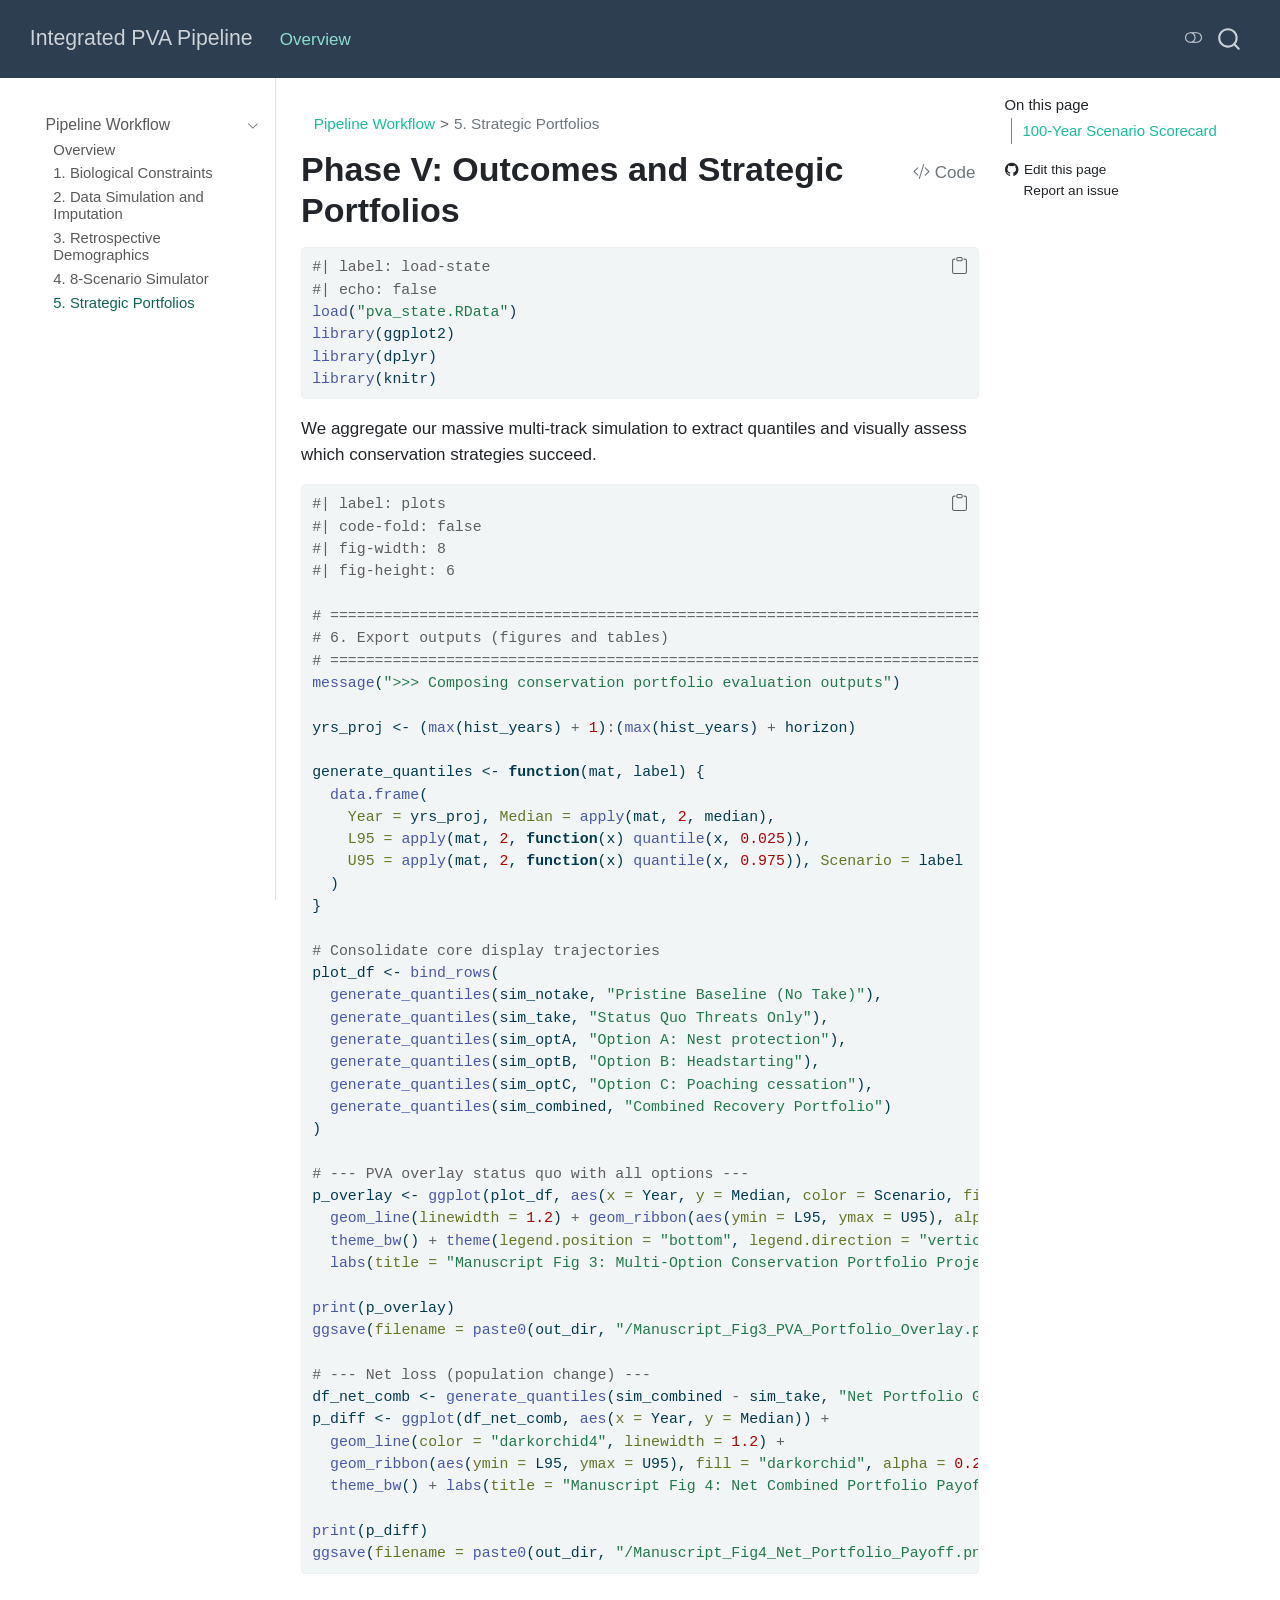
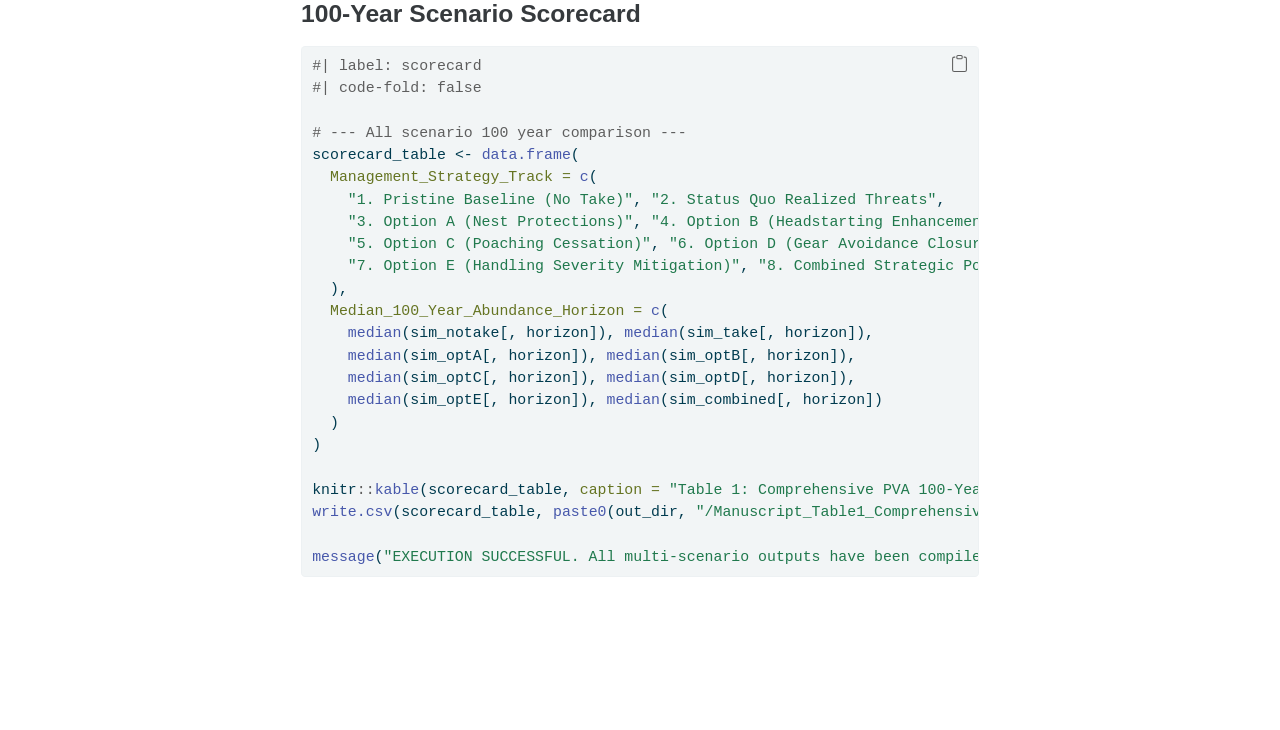
<file: docs/05-outcome.html>
<!DOCTYPE html>
<html xmlns="http://www.w3.org/1999/xhtml" lang="en" xml:lang="en"><head>

<meta charset="utf-8">
<meta name="generator" content="quarto-1.9.36">

<meta name="viewport" content="width=device-width, initial-scale=1.0, user-scalable=yes">


<title>Phase V: Outcomes and Strategic Portfolios – Integrated PVA Pipeline</title>
<style>
/* Default styles provided by pandoc.
** See https://pandoc.org/MANUAL.html#variables-for-html for config info.
*/
code{white-space: pre-wrap;}
span.smallcaps{font-variant: small-caps;}
div.columns{display: flex; gap: min(4vw, 1.5em);}
div.column{flex: auto; overflow-x: auto;}
div.hanging-indent{margin-left: 1.5em; text-indent: -1.5em;}
ul.task-list{list-style: none;}
ul.task-list li input[type="checkbox"] {
  width: 0.8em;
  margin: 0 0.8em 0.2em -1em; /* quarto-specific, see https://github.com/quarto-dev/quarto-cli/issues/4556 */ 
  vertical-align: middle;
}
/* CSS for syntax highlighting */
html { -webkit-text-size-adjust: 100%; }
pre > code.sourceCode { white-space: pre; position: relative; }
pre > code.sourceCode > span { display: inline-block; line-height: 1.25; }
pre > code.sourceCode > span:empty { height: 1.2em; }
.sourceCode { overflow: visible; }
code.sourceCode > span { color: inherit; text-decoration: inherit; }
div.sourceCode { margin: 1em 0; }
pre.sourceCode { margin: 0; }
@media screen {
div.sourceCode { overflow: auto; }
}
@media print {
pre > code.sourceCode { white-space: pre-wrap; }
pre > code.sourceCode > span { text-indent: -5em; padding-left: 5em; }
}
pre.numberSource code
  { counter-reset: source-line 0; }
pre.numberSource code > span
  { position: relative; left: -4em; counter-increment: source-line; }
pre.numberSource code > span > a:first-child::before
  { content: counter(source-line);
    position: relative; left: -1em; text-align: right; vertical-align: baseline;
    border: none; display: inline-block;
    -webkit-touch-callout: none; -webkit-user-select: none;
    -khtml-user-select: none; -moz-user-select: none;
    -ms-user-select: none; user-select: none;
    padding: 0 4px; width: 4em;
  }
pre.numberSource { margin-left: 3em;  padding-left: 4px; }
div.sourceCode
  {   }
@media screen {
pre > code.sourceCode > span > a:first-child::before { text-decoration: underline; }
}
</style>


<script src="site_libs/quarto-nav/quarto-nav.js"></script>
<script src="site_libs/clipboard/clipboard.min.js"></script>
<script src="site_libs/quarto-search/autocomplete.umd.js"></script>
<script src="site_libs/quarto-search/fuse.min.js"></script>
<script src="site_libs/quarto-search/quarto-search.js"></script>
<meta name="quarto:offset" content="./">
<script src="site_libs/quarto-html/quarto.js" type="module"></script>
<script src="site_libs/quarto-html/tabsets/tabsets.js" type="module"></script>
<script src="site_libs/quarto-html/popper.min.js"></script>
<script src="site_libs/quarto-html/tippy.umd.min.js"></script>
<script src="site_libs/quarto-html/anchor.min.js"></script>
<link href="site_libs/quarto-html/tippy.css" rel="stylesheet">
<link href="site_libs/quarto-html/quarto-syntax-highlighting-845c23b38eaddc0f92fda52bfe77a8c8.css" rel="stylesheet" class="quarto-color-scheme" id="quarto-text-highlighting-styles">
<link href="site_libs/quarto-html/quarto-syntax-highlighting-dark-f418161beb48e0141c760e455f12af2c.css" rel="stylesheet" class="quarto-color-scheme quarto-color-alternate" id="quarto-text-highlighting-styles">
<link href="site_libs/quarto-html/quarto-syntax-highlighting-845c23b38eaddc0f92fda52bfe77a8c8.css" rel="stylesheet" class="quarto-color-scheme-extra" id="quarto-text-highlighting-styles">
<script src="site_libs/bootstrap/bootstrap.min.js"></script>
<link href="site_libs/bootstrap/bootstrap-icons.css" rel="stylesheet">
<link href="site_libs/bootstrap/bootstrap-edc4e7061c2c7a5ba8a1c034a1440415.min.css" rel="stylesheet" append-hash="true" class="quarto-color-scheme" id="quarto-bootstrap" data-mode="light">
<link href="site_libs/bootstrap/bootstrap-dark-89a05430e756aaca534b0ec7f0289466.min.css" rel="stylesheet" append-hash="true" class="quarto-color-scheme quarto-color-alternate" id="quarto-bootstrap" data-mode="dark">
<link href="site_libs/bootstrap/bootstrap-edc4e7061c2c7a5ba8a1c034a1440415.min.css" rel="stylesheet" append-hash="true" class="quarto-color-scheme-extra" id="quarto-bootstrap" data-mode="light">
<script id="quarto-search-options" type="application/json">{
  "location": "navbar",
  "copy-button": false,
  "collapse-after": 3,
  "panel-placement": "end",
  "type": "overlay",
  "limit": 50,
  "keyboard-shortcut": [
    "f",
    "/",
    "s"
  ],
  "show-item-context": false,
  "language": {
    "search-no-results-text": "No results",
    "search-matching-documents-text": "matching documents",
    "search-copy-link-title": "Copy link to search",
    "search-hide-matches-text": "Hide additional matches",
    "search-more-match-text": "more match in this document",
    "search-more-matches-text": "more matches in this document",
    "search-clear-button-title": "Clear",
    "search-text-placeholder": "",
    "search-detached-cancel-button-title": "Cancel",
    "search-submit-button-title": "Submit",
    "search-label": "Search"
  }
}</script>
<style>html{ scroll-behavior: smooth; }</style>


</head>

<body class="nav-sidebar floating nav-fixed quarto-light"><script id="quarto-html-before-body" type="application/javascript">
    const toggleBodyColorMode = (bsSheetEl) => {
      const mode = bsSheetEl.getAttribute("data-mode");
      const bodyEl = window.document.querySelector("body");
      if (mode === "dark") {
        bodyEl.classList.add("quarto-dark");
        bodyEl.classList.remove("quarto-light");
      } else {
        bodyEl.classList.add("quarto-light");
        bodyEl.classList.remove("quarto-dark");
      }
    }
    const toggleBodyColorPrimary = () => {
      const bsSheetEl = window.document.querySelector("link#quarto-bootstrap:not([rel=disabled-stylesheet])");
      if (bsSheetEl) {
        toggleBodyColorMode(bsSheetEl);
      }
    }
    const setColorSchemeToggle = (alternate) => {
      const toggles = window.document.querySelectorAll('.quarto-color-scheme-toggle');
      for (let i=0; i < toggles.length; i++) {
        const toggle = toggles[i];
        if (toggle) {
          if (alternate) {
            toggle.classList.add("alternate");
          } else {
            toggle.classList.remove("alternate");
          }
        }
      }
    };
    const toggleColorMode = (alternate) => {
      // Switch the stylesheets
      const primaryStylesheets = window.document.querySelectorAll('link.quarto-color-scheme:not(.quarto-color-alternate)');
      const alternateStylesheets = window.document.querySelectorAll('link.quarto-color-scheme.quarto-color-alternate');
      manageTransitions('#quarto-margin-sidebar .nav-link', false);
      if (alternate) {
        // note: dark is layered on light, we don't disable primary!
        enableStylesheet(alternateStylesheets);
        for (const sheetNode of alternateStylesheets) {
          if (sheetNode.id === "quarto-bootstrap") {
            toggleBodyColorMode(sheetNode);
          }
        }
      } else {
        disableStylesheet(alternateStylesheets);
        enableStylesheet(primaryStylesheets)
        toggleBodyColorPrimary();
      }
      manageTransitions('#quarto-margin-sidebar .nav-link', true);
      // Switch the toggles
      setColorSchemeToggle(alternate)
      // Hack to workaround the fact that safari doesn't
      // properly recolor the scrollbar when toggling (#1455)
      if (navigator.userAgent.indexOf('Safari') > 0 && navigator.userAgent.indexOf('Chrome') == -1) {
        manageTransitions("body", false);
        window.scrollTo(0, 1);
        setTimeout(() => {
          window.scrollTo(0, 0);
          manageTransitions("body", true);
        }, 40);
      }
    }
    const disableStylesheet = (stylesheets) => {
      for (let i=0; i < stylesheets.length; i++) {
        const stylesheet = stylesheets[i];
        stylesheet.rel = 'disabled-stylesheet';
      }
    }
    const enableStylesheet = (stylesheets) => {
      for (let i=0; i < stylesheets.length; i++) {
        const stylesheet = stylesheets[i];
        if(stylesheet.rel !== 'stylesheet') { // for Chrome, which will still FOUC without this check
          stylesheet.rel = 'stylesheet';
        }
      }
    }
    const manageTransitions = (selector, allowTransitions) => {
      const els = window.document.querySelectorAll(selector);
      for (let i=0; i < els.length; i++) {
        const el = els[i];
        if (allowTransitions) {
          el.classList.remove('notransition');
        } else {
          el.classList.add('notransition');
        }
      }
    }
    const isFileUrl = () => {
      return window.location.protocol === 'file:';
    }
    const hasAlternateSentinel = () => {
      let styleSentinel = getColorSchemeSentinel();
      if (styleSentinel !== null) {
        return styleSentinel === "alternate";
      } else {
        return false;
      }
    }
    const setStyleSentinel = (alternate) => {
      const value = alternate ? "alternate" : "default";
      if (!isFileUrl()) {
        window.localStorage.setItem("quarto-color-scheme", value);
      } else {
        localAlternateSentinel = value;
      }
    }
    const getColorSchemeSentinel = () => {
      if (!isFileUrl()) {
        const storageValue = window.localStorage.getItem("quarto-color-scheme");
        return storageValue != null ? storageValue : localAlternateSentinel;
      } else {
        return localAlternateSentinel;
      }
    }
    const toggleGiscusIfUsed = (isAlternate, darkModeDefault) => {
      const baseTheme = document.querySelector('#giscus-base-theme')?.value ?? 'light';
      const alternateTheme = document.querySelector('#giscus-alt-theme')?.value ?? 'dark';
      let newTheme = '';
      if(authorPrefersDark) {
        newTheme = isAlternate ? baseTheme : alternateTheme;
      } else {
        newTheme = isAlternate ? alternateTheme : baseTheme;
      }
      const changeGiscusTheme = () => {
        // From: https://github.com/giscus/giscus/issues/336
        const sendMessage = (message) => {
          const iframe = document.querySelector('iframe.giscus-frame');
          if (!iframe) return;
          iframe.contentWindow.postMessage({ giscus: message }, 'https://giscus.app');
        }
        sendMessage({
          setConfig: {
            theme: newTheme
          }
        });
      }
      const isGiscussLoaded = window.document.querySelector('iframe.giscus-frame') !== null;
      if (isGiscussLoaded) {
        changeGiscusTheme();
      }
    };
    const authorPrefersDark = false;
    const darkModeDefault = authorPrefersDark;
      document.querySelector('link#quarto-text-highlighting-styles.quarto-color-scheme-extra').rel = 'disabled-stylesheet';
      document.querySelector('link#quarto-bootstrap.quarto-color-scheme-extra').rel = 'disabled-stylesheet';
    let localAlternateSentinel = darkModeDefault ? 'alternate' : 'default';
    // Dark / light mode switch
    window.quartoToggleColorScheme = () => {
      // Read the current dark / light value
      let toAlternate = !hasAlternateSentinel();
      toggleColorMode(toAlternate);
      setStyleSentinel(toAlternate);
      toggleGiscusIfUsed(toAlternate, darkModeDefault);
      window.dispatchEvent(new Event('resize'));
    };
    // Switch to dark mode if need be
    if (hasAlternateSentinel()) {
      toggleColorMode(true);
    } else {
      toggleColorMode(false);
    }
  </script>

<div id="quarto-search-results"></div>
  <header id="quarto-header" class="headroom fixed-top">
    <nav class="navbar navbar-expand-lg " data-bs-theme="dark">
      <div class="navbar-container container-fluid">
      <div class="navbar-brand-container mx-auto">
    <a class="navbar-brand" href="./index.html">
    <span class="navbar-title">Integrated PVA Pipeline</span>
    </a>
  </div>
            <div id="quarto-search" class="" title="Search"></div>
          <button class="navbar-toggler" type="button" data-bs-toggle="collapse" data-bs-target="#navbarCollapse" aria-controls="navbarCollapse" role="menu" aria-expanded="false" aria-label="Toggle navigation" onclick="if (window.quartoToggleHeadroom) { window.quartoToggleHeadroom(); }">
  <span class="navbar-toggler-icon"></span>
</button>
          <div class="collapse navbar-collapse" id="navbarCollapse">
            <ul class="navbar-nav navbar-nav-scroll me-auto">
  <li class="nav-item">
    <a class="nav-link active" href="./index.html" aria-current="page"> 
<span class="menu-text">Overview</span></a>
  </li>  
</ul>
          </div> <!-- /navcollapse -->
            <div class="quarto-navbar-tools">
  <a href="" class="quarto-color-scheme-toggle quarto-navigation-tool  px-1" onclick="window.quartoToggleColorScheme(); return false;" title="Toggle dark mode"><i class="bi"></i></a>
</div>
      </div> <!-- /container-fluid -->
    </nav>
  <nav class="quarto-secondary-nav">
    <div class="container-fluid d-flex">
      <button type="button" class="quarto-btn-toggle btn" data-bs-toggle="collapse" role="button" data-bs-target=".quarto-sidebar-collapse-item" aria-controls="quarto-sidebar" aria-expanded="false" aria-label="Toggle sidebar navigation" onclick="if (window.quartoToggleHeadroom) { window.quartoToggleHeadroom(); }">
        <i class="bi bi-layout-text-sidebar-reverse"></i>
      </button>
        <nav class="quarto-page-breadcrumbs" aria-label="breadcrumb"><ol class="breadcrumb"><li class="breadcrumb-item"><a href="./index.html">Pipeline Workflow</a></li><li class="breadcrumb-item"><a href="./05-outcome.html">5. Strategic Portfolios</a></li></ol></nav>
        <a class="flex-grow-1" role="navigation" data-bs-toggle="collapse" data-bs-target=".quarto-sidebar-collapse-item" aria-controls="quarto-sidebar" aria-expanded="false" aria-label="Toggle sidebar navigation" onclick="if (window.quartoToggleHeadroom) { window.quartoToggleHeadroom(); }">      
        </a>
    </div>
  </nav>
</header>
<!-- content -->
<div id="quarto-content" class="quarto-container page-columns page-rows-contents page-layout-article page-navbar">
<!-- sidebar -->
  <nav id="quarto-sidebar" class="sidebar collapse collapse-horizontal quarto-sidebar-collapse-item sidebar-navigation floating overflow-auto">
    <div class="sidebar-menu-container"> 
    <ul class="list-unstyled mt-1">
        <li class="sidebar-item sidebar-item-section">
      <div class="sidebar-item-container"> 
            <a class="sidebar-item-text sidebar-link text-start" data-bs-toggle="collapse" data-bs-target="#quarto-sidebar-section-1" role="navigation" aria-expanded="true">
 <span class="menu-text">Pipeline Workflow</span></a>
          <a class="sidebar-item-toggle text-start" data-bs-toggle="collapse" data-bs-target="#quarto-sidebar-section-1" role="navigation" aria-expanded="true" aria-label="Toggle section">
            <i class="bi bi-chevron-right ms-2"></i>
          </a> 
      </div>
      <ul id="quarto-sidebar-section-1" class="collapse list-unstyled sidebar-section depth1 show">  
          <li class="sidebar-item">
  <div class="sidebar-item-container"> 
  <a href="./index.html" class="sidebar-item-text sidebar-link">
 <span class="menu-text">Overview</span></a>
  </div>
</li>
          <li class="sidebar-item">
  <div class="sidebar-item-container"> 
  <a href="./01-setup.html" class="sidebar-item-text sidebar-link">
 <span class="menu-text">1. Biological Constraints</span></a>
  </div>
</li>
          <li class="sidebar-item">
  <div class="sidebar-item-container"> 
  <a href="./02-data.html" class="sidebar-item-text sidebar-link">
 <span class="menu-text">2. Data Simulation and Imputation</span></a>
  </div>
</li>
          <li class="sidebar-item">
  <div class="sidebar-item-container"> 
  <a href="./03-ane.html" class="sidebar-item-text sidebar-link">
 <span class="menu-text">3. Retrospective Demographics</span></a>
  </div>
</li>
          <li class="sidebar-item">
  <div class="sidebar-item-container"> 
  <a href="./04-sim.html" class="sidebar-item-text sidebar-link">
 <span class="menu-text">4. 8-Scenario Simulator</span></a>
  </div>
</li>
          <li class="sidebar-item">
  <div class="sidebar-item-container"> 
  <a href="./05-outcome.html" class="sidebar-item-text sidebar-link active">
 <span class="menu-text">5. Strategic Portfolios</span></a>
  </div>
</li>
      </ul>
  </li>
    </ul>
    </div>
</nav>
<div id="quarto-sidebar-glass" class="quarto-sidebar-collapse-item" data-bs-toggle="collapse" data-bs-target=".quarto-sidebar-collapse-item"></div>
<!-- margin-sidebar -->
    <div id="quarto-margin-sidebar" class="sidebar margin-sidebar">
        <nav id="TOC" role="doc-toc" class="toc-active">
    <h2 id="toc-title">On this page</h2>
   
  <ul>
  <li><a href="#year-scenario-scorecard" id="toc-year-scenario-scorecard" class="nav-link active" data-scroll-target="#year-scenario-scorecard">100-Year Scenario Scorecard</a></li>
  </ul>
<div class="toc-actions"><ul><li><a href="https://github.com/AnnaOrtega-NOAA/integrated-pva-pipeline/edit/main/05-outcome.qmd" class="toc-action"><i class="bi bi-github"></i>Edit this page</a></li><li><a href="https://github.com/AnnaOrtega-NOAA/integrated-pva-pipeline/issues/new" class="toc-action"><i class="bi empty"></i>Report an issue</a></li></ul></div></nav>
    </div>
<!-- main -->
<main class="content" id="quarto-document-content">


<header id="title-block-header" class="quarto-title-block default"><nav class="quarto-page-breadcrumbs quarto-title-breadcrumbs d-none d-lg-block" aria-label="breadcrumb"><ol class="breadcrumb"><li class="breadcrumb-item"><a href="./index.html">Pipeline Workflow</a></li><li class="breadcrumb-item"><a href="./05-outcome.html">5. Strategic Portfolios</a></li></ol></nav>
<div class="quarto-title">
<div class="quarto-title-block"><div><h1 class="title">Phase V: Outcomes and Strategic Portfolios</h1><button type="button" class="btn code-tools-button" id="quarto-code-tools-source"><i class="bi"></i> Code</button></div></div>
</div>



<div class="quarto-title-meta">

    
  
    
  </div>
  


</header>


<div class="code-copy-outer-scaffold"><div class="sourceCode" id="cb1"><pre class="sourceCode r code-with-copy"><code class="sourceCode r"><span id="cb1-1"><a href="#cb1-1" aria-hidden="true" tabindex="-1"></a><span class="co">#| label: load-state</span></span>
<span id="cb1-2"><a href="#cb1-2" aria-hidden="true" tabindex="-1"></a><span class="co">#| echo: false</span></span>
<span id="cb1-3"><a href="#cb1-3" aria-hidden="true" tabindex="-1"></a><span class="fu">load</span>(<span class="st">"pva_state.RData"</span>)</span>
<span id="cb1-4"><a href="#cb1-4" aria-hidden="true" tabindex="-1"></a><span class="fu">library</span>(ggplot2)</span>
<span id="cb1-5"><a href="#cb1-5" aria-hidden="true" tabindex="-1"></a><span class="fu">library</span>(dplyr)</span>
<span id="cb1-6"><a href="#cb1-6" aria-hidden="true" tabindex="-1"></a><span class="fu">library</span>(knitr)</span></code></pre></div><button title="Copy to Clipboard" class="code-copy-button"><i class="bi"></i></button></div>
<p>We aggregate our massive multi-track simulation to extract quantiles and visually assess which conservation strategies succeed.</p>
<div class="code-copy-outer-scaffold"><div class="sourceCode" id="cb2"><pre class="sourceCode r code-with-copy"><code class="sourceCode r"><span id="cb2-1"><a href="#cb2-1" aria-hidden="true" tabindex="-1"></a><span class="co">#| label: plots</span></span>
<span id="cb2-2"><a href="#cb2-2" aria-hidden="true" tabindex="-1"></a><span class="co">#| code-fold: false</span></span>
<span id="cb2-3"><a href="#cb2-3" aria-hidden="true" tabindex="-1"></a><span class="co">#| fig-width: 8</span></span>
<span id="cb2-4"><a href="#cb2-4" aria-hidden="true" tabindex="-1"></a><span class="co">#| fig-height: 6</span></span>
<span id="cb2-5"><a href="#cb2-5" aria-hidden="true" tabindex="-1"></a></span>
<span id="cb2-6"><a href="#cb2-6" aria-hidden="true" tabindex="-1"></a><span class="co"># ==============================================================================</span></span>
<span id="cb2-7"><a href="#cb2-7" aria-hidden="true" tabindex="-1"></a><span class="co"># 6. Export outputs (figures and tables)</span></span>
<span id="cb2-8"><a href="#cb2-8" aria-hidden="true" tabindex="-1"></a><span class="co"># ==============================================================================</span></span>
<span id="cb2-9"><a href="#cb2-9" aria-hidden="true" tabindex="-1"></a><span class="fu">message</span>(<span class="st">"&gt;&gt;&gt; Composing conservation portfolio evaluation outputs"</span>)</span>
<span id="cb2-10"><a href="#cb2-10" aria-hidden="true" tabindex="-1"></a></span>
<span id="cb2-11"><a href="#cb2-11" aria-hidden="true" tabindex="-1"></a>yrs_proj <span class="ot">&lt;-</span> (<span class="fu">max</span>(hist_years) <span class="sc">+</span> <span class="dv">1</span>)<span class="sc">:</span>(<span class="fu">max</span>(hist_years) <span class="sc">+</span> horizon)</span>
<span id="cb2-12"><a href="#cb2-12" aria-hidden="true" tabindex="-1"></a></span>
<span id="cb2-13"><a href="#cb2-13" aria-hidden="true" tabindex="-1"></a>generate_quantiles <span class="ot">&lt;-</span> <span class="cf">function</span>(mat, label) {</span>
<span id="cb2-14"><a href="#cb2-14" aria-hidden="true" tabindex="-1"></a>  <span class="fu">data.frame</span>(</span>
<span id="cb2-15"><a href="#cb2-15" aria-hidden="true" tabindex="-1"></a>    <span class="at">Year =</span> yrs_proj, <span class="at">Median =</span> <span class="fu">apply</span>(mat, <span class="dv">2</span>, median),</span>
<span id="cb2-16"><a href="#cb2-16" aria-hidden="true" tabindex="-1"></a>    <span class="at">L95 =</span> <span class="fu">apply</span>(mat, <span class="dv">2</span>, <span class="cf">function</span>(x) <span class="fu">quantile</span>(x, <span class="fl">0.025</span>)),</span>
<span id="cb2-17"><a href="#cb2-17" aria-hidden="true" tabindex="-1"></a>    <span class="at">U95 =</span> <span class="fu">apply</span>(mat, <span class="dv">2</span>, <span class="cf">function</span>(x) <span class="fu">quantile</span>(x, <span class="fl">0.975</span>)), <span class="at">Scenario =</span> label</span>
<span id="cb2-18"><a href="#cb2-18" aria-hidden="true" tabindex="-1"></a>  )</span>
<span id="cb2-19"><a href="#cb2-19" aria-hidden="true" tabindex="-1"></a>}</span>
<span id="cb2-20"><a href="#cb2-20" aria-hidden="true" tabindex="-1"></a></span>
<span id="cb2-21"><a href="#cb2-21" aria-hidden="true" tabindex="-1"></a><span class="co"># Consolidate core display trajectories</span></span>
<span id="cb2-22"><a href="#cb2-22" aria-hidden="true" tabindex="-1"></a>plot_df <span class="ot">&lt;-</span> <span class="fu">bind_rows</span>(</span>
<span id="cb2-23"><a href="#cb2-23" aria-hidden="true" tabindex="-1"></a>  <span class="fu">generate_quantiles</span>(sim_notake, <span class="st">"Pristine Baseline (No Take)"</span>),</span>
<span id="cb2-24"><a href="#cb2-24" aria-hidden="true" tabindex="-1"></a>  <span class="fu">generate_quantiles</span>(sim_take, <span class="st">"Status Quo Threats Only"</span>),</span>
<span id="cb2-25"><a href="#cb2-25" aria-hidden="true" tabindex="-1"></a>  <span class="fu">generate_quantiles</span>(sim_optA, <span class="st">"Option A: Nest protection"</span>),</span>
<span id="cb2-26"><a href="#cb2-26" aria-hidden="true" tabindex="-1"></a>  <span class="fu">generate_quantiles</span>(sim_optB, <span class="st">"Option B: Headstarting"</span>),</span>
<span id="cb2-27"><a href="#cb2-27" aria-hidden="true" tabindex="-1"></a>  <span class="fu">generate_quantiles</span>(sim_optC, <span class="st">"Option C: Poaching cessation"</span>),</span>
<span id="cb2-28"><a href="#cb2-28" aria-hidden="true" tabindex="-1"></a>  <span class="fu">generate_quantiles</span>(sim_combined, <span class="st">"Combined Recovery Portfolio"</span>)</span>
<span id="cb2-29"><a href="#cb2-29" aria-hidden="true" tabindex="-1"></a>)</span>
<span id="cb2-30"><a href="#cb2-30" aria-hidden="true" tabindex="-1"></a></span>
<span id="cb2-31"><a href="#cb2-31" aria-hidden="true" tabindex="-1"></a><span class="co"># --- PVA overlay status quo with all options ---</span></span>
<span id="cb2-32"><a href="#cb2-32" aria-hidden="true" tabindex="-1"></a>p_overlay <span class="ot">&lt;-</span> <span class="fu">ggplot</span>(plot_df, <span class="fu">aes</span>(<span class="at">x =</span> Year, <span class="at">y =</span> Median, <span class="at">color =</span> Scenario, <span class="at">fill =</span> Scenario)) <span class="sc">+</span></span>
<span id="cb2-33"><a href="#cb2-33" aria-hidden="true" tabindex="-1"></a>  <span class="fu">geom_line</span>(<span class="at">linewidth =</span> <span class="fl">1.2</span>) <span class="sc">+</span> <span class="fu">geom_ribbon</span>(<span class="fu">aes</span>(<span class="at">ymin =</span> L95, <span class="at">ymax =</span> U95), <span class="at">alpha =</span> <span class="fl">0.08</span>, <span class="at">color =</span> <span class="cn">NA</span>) <span class="sc">+</span></span>
<span id="cb2-34"><a href="#cb2-34" aria-hidden="true" tabindex="-1"></a>  <span class="fu">theme_bw</span>() <span class="sc">+</span> <span class="fu">theme</span>(<span class="at">legend.position =</span> <span class="st">"bottom"</span>, <span class="at">legend.direction =</span> <span class="st">"vertical"</span>) <span class="sc">+</span></span>
<span id="cb2-35"><a href="#cb2-35" aria-hidden="true" tabindex="-1"></a>  <span class="fu">labs</span>(<span class="at">title =</span> <span class="st">"Manuscript Fig 3: Multi-Option Conservation Portfolio Projections"</span>, <span class="at">y =</span> <span class="st">"Total Mature Population Size"</span>)</span>
<span id="cb2-36"><a href="#cb2-36" aria-hidden="true" tabindex="-1"></a></span>
<span id="cb2-37"><a href="#cb2-37" aria-hidden="true" tabindex="-1"></a><span class="fu">print</span>(p_overlay)</span>
<span id="cb2-38"><a href="#cb2-38" aria-hidden="true" tabindex="-1"></a><span class="fu">ggsave</span>(<span class="at">filename =</span> <span class="fu">paste0</span>(out_dir, <span class="st">"/Manuscript_Fig3_PVA_Portfolio_Overlay.png"</span>), <span class="at">plot =</span> p_overlay, <span class="at">width =</span> <span class="dv">8</span>, <span class="at">height =</span> <span class="dv">6</span>)</span>
<span id="cb2-39"><a href="#cb2-39" aria-hidden="true" tabindex="-1"></a></span>
<span id="cb2-40"><a href="#cb2-40" aria-hidden="true" tabindex="-1"></a><span class="co"># --- Net loss (population change) ---</span></span>
<span id="cb2-41"><a href="#cb2-41" aria-hidden="true" tabindex="-1"></a>df_net_comb <span class="ot">&lt;-</span> <span class="fu">generate_quantiles</span>(sim_combined <span class="sc">-</span> sim_take, <span class="st">"Net Portfolio Gain"</span>)</span>
<span id="cb2-42"><a href="#cb2-42" aria-hidden="true" tabindex="-1"></a>p_diff <span class="ot">&lt;-</span> <span class="fu">ggplot</span>(df_net_comb, <span class="fu">aes</span>(<span class="at">x =</span> Year, <span class="at">y =</span> Median)) <span class="sc">+</span></span>
<span id="cb2-43"><a href="#cb2-43" aria-hidden="true" tabindex="-1"></a>  <span class="fu">geom_line</span>(<span class="at">color =</span> <span class="st">"darkorchid4"</span>, <span class="at">linewidth =</span> <span class="fl">1.2</span>) <span class="sc">+</span></span>
<span id="cb2-44"><a href="#cb2-44" aria-hidden="true" tabindex="-1"></a>  <span class="fu">geom_ribbon</span>(<span class="fu">aes</span>(<span class="at">ymin =</span> L95, <span class="at">ymax =</span> U95), <span class="at">fill =</span> <span class="st">"darkorchid"</span>, <span class="at">alpha =</span> <span class="fl">0.20</span>) <span class="sc">+</span></span>
<span id="cb2-45"><a href="#cb2-45" aria-hidden="true" tabindex="-1"></a>  <span class="fu">theme_bw</span>() <span class="sc">+</span> <span class="fu">labs</span>(<span class="at">title =</span> <span class="st">"Manuscript Fig 4: Net Combined Portfolio Payoff Timeline"</span>, <span class="at">y =</span> <span class="st">"Net Abundance Gain (\u0394 Population)"</span>)</span>
<span id="cb2-46"><a href="#cb2-46" aria-hidden="true" tabindex="-1"></a></span>
<span id="cb2-47"><a href="#cb2-47" aria-hidden="true" tabindex="-1"></a><span class="fu">print</span>(p_diff)</span>
<span id="cb2-48"><a href="#cb2-48" aria-hidden="true" tabindex="-1"></a><span class="fu">ggsave</span>(<span class="at">filename =</span> <span class="fu">paste0</span>(out_dir, <span class="st">"/Manuscript_Fig4_Net_Portfolio_Payoff.png"</span>), <span class="at">plot =</span> p_diff, <span class="at">width =</span> <span class="dv">8</span>, <span class="at">height =</span> <span class="dv">4</span>)</span></code></pre></div><button title="Copy to Clipboard" class="code-copy-button"><i class="bi"></i></button></div>
<section id="year-scenario-scorecard" class="level3">
<h3 class="anchored" data-anchor-id="year-scenario-scorecard">100-Year Scenario Scorecard</h3>
<div class="code-copy-outer-scaffold"><div class="sourceCode" id="cb3"><pre class="sourceCode r code-with-copy"><code class="sourceCode r"><span id="cb3-1"><a href="#cb3-1" aria-hidden="true" tabindex="-1"></a><span class="co">#| label: scorecard</span></span>
<span id="cb3-2"><a href="#cb3-2" aria-hidden="true" tabindex="-1"></a><span class="co">#| code-fold: false</span></span>
<span id="cb3-3"><a href="#cb3-3" aria-hidden="true" tabindex="-1"></a></span>
<span id="cb3-4"><a href="#cb3-4" aria-hidden="true" tabindex="-1"></a><span class="co"># --- All scenario 100 year comparison ---</span></span>
<span id="cb3-5"><a href="#cb3-5" aria-hidden="true" tabindex="-1"></a>scorecard_table <span class="ot">&lt;-</span> <span class="fu">data.frame</span>(</span>
<span id="cb3-6"><a href="#cb3-6" aria-hidden="true" tabindex="-1"></a>  <span class="at">Management_Strategy_Track =</span> <span class="fu">c</span>(</span>
<span id="cb3-7"><a href="#cb3-7" aria-hidden="true" tabindex="-1"></a>    <span class="st">"1. Pristine Baseline (No Take)"</span>, <span class="st">"2. Status Quo Realized Threats"</span>,</span>
<span id="cb3-8"><a href="#cb3-8" aria-hidden="true" tabindex="-1"></a>    <span class="st">"3. Option A (Nest Protections)"</span>, <span class="st">"4. Option B (Headstarting Enhancements)"</span>,</span>
<span id="cb3-9"><a href="#cb3-9" aria-hidden="true" tabindex="-1"></a>    <span class="st">"5. Option C (Poaching Cessation)"</span>, <span class="st">"6. Option D (Gear Avoidance Closures)"</span>,</span>
<span id="cb3-10"><a href="#cb3-10" aria-hidden="true" tabindex="-1"></a>    <span class="st">"7. Option E (Handling Severity Mitigation)"</span>, <span class="st">"8. Combined Strategic Portfolio"</span></span>
<span id="cb3-11"><a href="#cb3-11" aria-hidden="true" tabindex="-1"></a>  ),</span>
<span id="cb3-12"><a href="#cb3-12" aria-hidden="true" tabindex="-1"></a>  <span class="at">Median_100_Year_Abundance_Horizon =</span> <span class="fu">c</span>(</span>
<span id="cb3-13"><a href="#cb3-13" aria-hidden="true" tabindex="-1"></a>    <span class="fu">median</span>(sim_notake[, horizon]), <span class="fu">median</span>(sim_take[, horizon]),</span>
<span id="cb3-14"><a href="#cb3-14" aria-hidden="true" tabindex="-1"></a>    <span class="fu">median</span>(sim_optA[, horizon]), <span class="fu">median</span>(sim_optB[, horizon]),</span>
<span id="cb3-15"><a href="#cb3-15" aria-hidden="true" tabindex="-1"></a>    <span class="fu">median</span>(sim_optC[, horizon]), <span class="fu">median</span>(sim_optD[, horizon]),</span>
<span id="cb3-16"><a href="#cb3-16" aria-hidden="true" tabindex="-1"></a>    <span class="fu">median</span>(sim_optE[, horizon]), <span class="fu">median</span>(sim_combined[, horizon])</span>
<span id="cb3-17"><a href="#cb3-17" aria-hidden="true" tabindex="-1"></a>  )</span>
<span id="cb3-18"><a href="#cb3-18" aria-hidden="true" tabindex="-1"></a>)</span>
<span id="cb3-19"><a href="#cb3-19" aria-hidden="true" tabindex="-1"></a></span>
<span id="cb3-20"><a href="#cb3-20" aria-hidden="true" tabindex="-1"></a>knitr<span class="sc">::</span><span class="fu">kable</span>(scorecard_table, <span class="at">caption =</span> <span class="st">"Table 1: Comprehensive PVA 100-Year Scorecard"</span>, <span class="at">digits =</span> <span class="dv">1</span>)</span>
<span id="cb3-21"><a href="#cb3-21" aria-hidden="true" tabindex="-1"></a><span class="fu">write.csv</span>(scorecard_table, <span class="fu">paste0</span>(out_dir, <span class="st">"/Manuscript_Table1_Comprehensive_PVA_Scorecard.csv"</span>), <span class="at">row.names =</span> <span class="cn">FALSE</span>)</span>
<span id="cb3-22"><a href="#cb3-22" aria-hidden="true" tabindex="-1"></a></span>
<span id="cb3-23"><a href="#cb3-23" aria-hidden="true" tabindex="-1"></a><span class="fu">message</span>(<span class="st">"EXECUTION SUCCESSFUL. All multi-scenario outputs have been compiled and saved to: "</span>, out_dir)</span></code></pre></div><button title="Copy to Clipboard" class="code-copy-button"><i class="bi"></i></button></div>


<!-- -->

</section>

</main> <!-- /main -->
<script id="quarto-html-after-body" type="application/javascript">
  window.document.addEventListener("DOMContentLoaded", function (event) {
    // Ensure there is a toggle, if there isn't float one in the top right
    if (window.document.querySelector('.quarto-color-scheme-toggle') === null) {
      const a = window.document.createElement('a');
      a.classList.add('top-right');
      a.classList.add('quarto-color-scheme-toggle');
      a.href = "";
      a.onclick = function() { try { window.quartoToggleColorScheme(); } catch {} return false; };
      const i = window.document.createElement("i");
      i.classList.add('bi');
      a.appendChild(i);
      window.document.body.appendChild(a);
    }
    setColorSchemeToggle(hasAlternateSentinel())
    const icon = "";
    const anchorJS = new window.AnchorJS();
    anchorJS.options = {
      placement: 'right',
      icon: icon
    };
    anchorJS.add('.anchored');
    const isCodeAnnotation = (el) => {
      for (const clz of el.classList) {
        if (clz.startsWith('code-annotation-')) {                     
          return true;
        }
      }
      return false;
    }
    const onCopySuccess = function(e) {
      // button target
      const button = e.trigger;
      // don't keep focus
      button.blur();
      // flash "checked"
      button.classList.add('code-copy-button-checked');
      var currentTitle = button.getAttribute("title");
      button.setAttribute("title", "Copied!");
      let tooltip;
      if (window.bootstrap) {
        button.setAttribute("data-bs-toggle", "tooltip");
        button.setAttribute("data-bs-placement", "left");
        button.setAttribute("data-bs-title", "Copied!");
        tooltip = new bootstrap.Tooltip(button, 
          { trigger: "manual", 
            customClass: "code-copy-button-tooltip",
            offset: [0, -8]});
        tooltip.show();    
      }
      setTimeout(function() {
        if (tooltip) {
          tooltip.hide();
          button.removeAttribute("data-bs-title");
          button.removeAttribute("data-bs-toggle");
          button.removeAttribute("data-bs-placement");
        }
        button.setAttribute("title", currentTitle);
        button.classList.remove('code-copy-button-checked');
      }, 1000);
      // clear code selection
      e.clearSelection();
    }
    const getTextToCopy = function(trigger) {
      const outerScaffold = trigger.parentElement.cloneNode(true);
      const codeEl = outerScaffold.querySelector('code');
      for (const childEl of codeEl.children) {
        if (isCodeAnnotation(childEl)) {
          childEl.remove();
        }
      }
      return codeEl.innerText;
    }
    const clipboard = new window.ClipboardJS('.code-copy-button:not([data-in-quarto-modal])', {
      text: getTextToCopy
    });
    clipboard.on('success', onCopySuccess);
    if (window.document.getElementById('quarto-embedded-source-code-modal')) {
      const clipboardModal = new window.ClipboardJS('.code-copy-button[data-in-quarto-modal]', {
        text: getTextToCopy,
        container: window.document.getElementById('quarto-embedded-source-code-modal')
      });
      clipboardModal.on('success', onCopySuccess);
    }
    const viewSource = window.document.getElementById('quarto-view-source') ||
                       window.document.getElementById('quarto-code-tools-source');
    if (viewSource) {
      const sourceUrl = viewSource.getAttribute("data-quarto-source-url");
      viewSource.addEventListener("click", function(e) {
        if (sourceUrl) {
          // rstudio viewer pane
          if (/\bcapabilities=\b/.test(window.location)) {
            window.open(sourceUrl);
          } else {
            window.location.href = sourceUrl;
          }
        } else {
          const modal = new bootstrap.Modal(document.getElementById('quarto-embedded-source-code-modal'));
          modal.show();
        }
        return false;
      });
    }
    function toggleCodeHandler(show) {
      return function(e) {
        const detailsSrc = window.document.querySelectorAll(".cell > details > .sourceCode");
        for (let i=0; i<detailsSrc.length; i++) {
          const details = detailsSrc[i].parentElement;
          if (show) {
            details.open = true;
          } else {
            details.removeAttribute("open");
          }
        }
        const cellCodeDivs = window.document.querySelectorAll(".cell > .sourceCode");
        const fromCls = show ? "hidden" : "unhidden";
        const toCls = show ? "unhidden" : "hidden";
        for (let i=0; i<cellCodeDivs.length; i++) {
          const codeDiv = cellCodeDivs[i];
          if (codeDiv.classList.contains(fromCls)) {
            codeDiv.classList.remove(fromCls);
            codeDiv.classList.add(toCls);
          } 
        }
        return false;
      }
    }
    const hideAllCode = window.document.getElementById("quarto-hide-all-code");
    if (hideAllCode) {
      hideAllCode.addEventListener("click", toggleCodeHandler(false));
    }
    const showAllCode = window.document.getElementById("quarto-show-all-code");
    if (showAllCode) {
      showAllCode.addEventListener("click", toggleCodeHandler(true));
    }
      var localhostRegex = new RegExp(/^(?:http|https):\/\/localhost\:?[0-9]*\//);
      var mailtoRegex = new RegExp(/^mailto:/);
        var filterRegex = new RegExp("https:\/\/annaortega-noaa\.github\.io\/integrated-pva-pipeline");
      var isInternal = (href) => {
          return filterRegex.test(href) || localhostRegex.test(href) || mailtoRegex.test(href);
      }
      // Inspect non-navigation links and adorn them if external
     var links = window.document.querySelectorAll('a[href]:not(.nav-link):not(.navbar-brand):not(.toc-action):not(.sidebar-link):not(.sidebar-item-toggle):not(.pagination-link):not(.no-external):not([aria-hidden]):not(.dropdown-item):not(.quarto-navigation-tool):not(.about-link)');
      for (var i=0; i<links.length; i++) {
        const link = links[i];
        if (!isInternal(link.href)) {
          // undo the damage that might have been done by quarto-nav.js in the case of
          // links that we want to consider external
          if (link.dataset.originalHref !== undefined) {
            link.href = link.dataset.originalHref;
          }
        }
      }
    function tippyHover(el, contentFn, onTriggerFn, onUntriggerFn) {
      const config = {
        allowHTML: true,
        maxWidth: 500,
        delay: 100,
        arrow: false,
        appendTo: function(el) {
            return el.parentElement;
        },
        interactive: true,
        interactiveBorder: 10,
        theme: 'quarto',
        placement: 'bottom-start',
      };
      if (contentFn) {
        config.content = contentFn;
      }
      if (onTriggerFn) {
        config.onTrigger = onTriggerFn;
      }
      if (onUntriggerFn) {
        config.onUntrigger = onUntriggerFn;
      }
      window.tippy(el, config); 
    }
    const noterefs = window.document.querySelectorAll('a[role="doc-noteref"]');
    for (var i=0; i<noterefs.length; i++) {
      const ref = noterefs[i];
      tippyHover(ref, function() {
        // use id or data attribute instead here
        let href = ref.getAttribute('data-footnote-href') || ref.getAttribute('href');
        try { href = new URL(href).hash; } catch {}
        const id = href.replace(/^#\/?/, "");
        const note = window.document.getElementById(id);
        if (note) {
          return note.innerHTML;
        } else {
          return "";
        }
      });
    }
    const xrefs = window.document.querySelectorAll('a.quarto-xref');
    const processXRef = (id, note) => {
      // Strip column container classes
      const stripColumnClz = (el) => {
        el.classList.remove("page-full", "page-columns");
        if (el.children) {
          for (const child of el.children) {
            stripColumnClz(child);
          }
        }
      }
      stripColumnClz(note)
      if (id === null || id.startsWith('sec-')) {
        // Special case sections, only their first couple elements
        const container = document.createElement("div");
        if (note.children && note.children.length > 2) {
          container.appendChild(note.children[0].cloneNode(true));
          for (let i = 1; i < note.children.length; i++) {
            const child = note.children[i];
            if (child.tagName === "P" && child.innerText === "") {
              continue;
            } else {
              container.appendChild(child.cloneNode(true));
              break;
            }
          }
          if (window.Quarto?.typesetMath) {
            window.Quarto.typesetMath(container);
          }
          return container.innerHTML
        } else {
          if (window.Quarto?.typesetMath) {
            window.Quarto.typesetMath(note);
          }
          return note.innerHTML;
        }
      } else {
        // Remove any anchor links if they are present
        const anchorLink = note.querySelector('a.anchorjs-link');
        if (anchorLink) {
          anchorLink.remove();
        }
        if (window.Quarto?.typesetMath) {
          window.Quarto.typesetMath(note);
        }
        if (note.classList.contains("callout")) {
          return note.outerHTML;
        } else {
          return note.innerHTML;
        }
      }
    }
    for (var i=0; i<xrefs.length; i++) {
      const xref = xrefs[i];
      tippyHover(xref, undefined, function(instance) {
        instance.disable();
        let url = xref.getAttribute('href');
        let hash = undefined; 
        if (url.startsWith('#')) {
          hash = url;
        } else {
          try { hash = new URL(url).hash; } catch {}
        }
        if (hash) {
          const id = hash.replace(/^#\/?/, "");
          const note = window.document.getElementById(id);
          if (note !== null) {
            try {
              const html = processXRef(id, note.cloneNode(true));
              instance.setContent(html);
            } finally {
              instance.enable();
              instance.show();
            }
          } else {
            // See if we can fetch this
            fetch(url.split('#')[0])
            .then(res => res.text())
            .then(html => {
              const parser = new DOMParser();
              const htmlDoc = parser.parseFromString(html, "text/html");
              const note = htmlDoc.getElementById(id);
              if (note !== null) {
                const html = processXRef(id, note);
                instance.setContent(html);
              } 
            }).finally(() => {
              instance.enable();
              instance.show();
            });
          }
        } else {
          // See if we can fetch a full url (with no hash to target)
          // This is a special case and we should probably do some content thinning / targeting
          fetch(url)
          .then(res => res.text())
          .then(html => {
            const parser = new DOMParser();
            const htmlDoc = parser.parseFromString(html, "text/html");
            const note = htmlDoc.querySelector('main.content');
            if (note !== null) {
              // This should only happen for chapter cross references
              // (since there is no id in the URL)
              // remove the first header
              if (note.children.length > 0 && note.children[0].tagName === "HEADER") {
                note.children[0].remove();
              }
              const html = processXRef(null, note);
              instance.setContent(html);
            } 
          }).finally(() => {
            instance.enable();
            instance.show();
          });
        }
      }, function(instance) {
      });
    }
        let selectedAnnoteEl;
        const selectorForAnnotation = ( cell, annotation) => {
          let cellAttr = 'data-code-cell="' + cell + '"';
          let lineAttr = 'data-code-annotation="' +  annotation + '"';
          const selector = 'span[' + cellAttr + '][' + lineAttr + ']';
          return selector;
        }
        const selectCodeLines = (annoteEl) => {
          const doc = window.document;
          const targetCell = annoteEl.getAttribute("data-target-cell");
          const targetAnnotation = annoteEl.getAttribute("data-target-annotation");
          const annoteSpan = window.document.querySelector(selectorForAnnotation(targetCell, targetAnnotation));
          const lines = annoteSpan.getAttribute("data-code-lines").split(",");
          const lineIds = lines.map((line) => {
            return targetCell + "-" + line;
          })
          let top = null;
          let height = null;
          let parent = null;
          if (lineIds.length > 0) {
              //compute the position of the single el (top and bottom and make a div)
              const el = window.document.getElementById(lineIds[0]);
              top = el.offsetTop;
              height = el.offsetHeight;
              parent = el.parentElement.parentElement;
            if (lineIds.length > 1) {
              const lastEl = window.document.getElementById(lineIds[lineIds.length - 1]);
              const bottom = lastEl.offsetTop + lastEl.offsetHeight;
              height = bottom - top;
            }
            if (top !== null && height !== null && parent !== null) {
              // cook up a div (if necessary) and position it 
              let div = window.document.getElementById("code-annotation-line-highlight");
              if (div === null) {
                div = window.document.createElement("div");
                div.setAttribute("id", "code-annotation-line-highlight");
                div.style.position = 'absolute';
                parent.appendChild(div);
              }
              div.style.top = top - 2 + "px";
              div.style.height = height + 4 + "px";
              div.style.left = 0;
              let gutterDiv = window.document.getElementById("code-annotation-line-highlight-gutter");
              if (gutterDiv === null) {
                gutterDiv = window.document.createElement("div");
                gutterDiv.setAttribute("id", "code-annotation-line-highlight-gutter");
                gutterDiv.style.position = 'absolute';
                const codeCell = window.document.getElementById(targetCell);
                const gutter = codeCell.querySelector('.code-annotation-gutter');
                gutter.appendChild(gutterDiv);
              }
              gutterDiv.style.top = top - 2 + "px";
              gutterDiv.style.height = height + 4 + "px";
            }
            selectedAnnoteEl = annoteEl;
          }
        };
        const unselectCodeLines = () => {
          const elementsIds = ["code-annotation-line-highlight", "code-annotation-line-highlight-gutter"];
          elementsIds.forEach((elId) => {
            const div = window.document.getElementById(elId);
            if (div) {
              div.remove();
            }
          });
          selectedAnnoteEl = undefined;
        };
          // Handle positioning of the toggle
      window.addEventListener(
        "resize",
        throttle(() => {
          elRect = undefined;
          if (selectedAnnoteEl) {
            selectCodeLines(selectedAnnoteEl);
          }
        }, 10)
      );
      function throttle(fn, ms) {
      let throttle = false;
      let timer;
        return (...args) => {
          if(!throttle) { // first call gets through
              fn.apply(this, args);
              throttle = true;
          } else { // all the others get throttled
              if(timer) clearTimeout(timer); // cancel #2
              timer = setTimeout(() => {
                fn.apply(this, args);
                timer = throttle = false;
              }, ms);
          }
        };
      }
        // Attach click handler to the DT
        const annoteDls = window.document.querySelectorAll('dt[data-target-cell]');
        for (const annoteDlNode of annoteDls) {
          annoteDlNode.addEventListener('click', (event) => {
            const clickedEl = event.target;
            if (clickedEl !== selectedAnnoteEl) {
              unselectCodeLines();
              const activeEl = window.document.querySelector('dt[data-target-cell].code-annotation-active');
              if (activeEl) {
                activeEl.classList.remove('code-annotation-active');
              }
              selectCodeLines(clickedEl);
              clickedEl.classList.add('code-annotation-active');
            } else {
              // Unselect the line
              unselectCodeLines();
              clickedEl.classList.remove('code-annotation-active');
            }
          });
        }
    const findCites = (el) => {
      const parentEl = el.parentElement;
      if (parentEl) {
        const cites = parentEl.dataset.cites;
        if (cites) {
          return {
            el,
            cites: cites.split(' ')
          };
        } else {
          return findCites(el.parentElement)
        }
      } else {
        return undefined;
      }
    };
    var bibliorefs = window.document.querySelectorAll('a[role="doc-biblioref"]');
    for (var i=0; i<bibliorefs.length; i++) {
      const ref = bibliorefs[i];
      const citeInfo = findCites(ref);
      if (citeInfo) {
        tippyHover(citeInfo.el, function() {
          var popup = window.document.createElement('div');
          citeInfo.cites.forEach(function(cite) {
            var citeDiv = window.document.createElement('div');
            citeDiv.classList.add('hanging-indent');
            citeDiv.classList.add('csl-entry');
            var biblioDiv = window.document.getElementById('ref-' + cite);
            if (biblioDiv) {
              citeDiv.innerHTML = biblioDiv.innerHTML;
            }
            popup.appendChild(citeDiv);
          });
          return popup.innerHTML;
        });
      }
    }
  });
  </script><div class="modal fade" id="quarto-embedded-source-code-modal" tabindex="-1" aria-labelledby="quarto-embedded-source-code-modal-label" aria-hidden="true"><div class="modal-dialog modal-dialog-scrollable"><div class="modal-content"><div class="modal-header"><h5 class="modal-title" id="quarto-embedded-source-code-modal-label">Source Code</h5><button class="btn-close" data-bs-dismiss="modal"></button></div><div class="modal-body"><div class="">
<div class="code-copy-outer-scaffold"><div class="sourceCode" id="cb4" data-shortcodes="false"><pre class="sourceCode markdown code-with-copy"><code class="sourceCode markdown"><span id="cb4-1"><a href="#cb4-1" aria-hidden="true" tabindex="-1"></a><span class="co">---</span></span>
<span id="cb4-2"><a href="#cb4-2" aria-hidden="true" tabindex="-1"></a><span class="an">title:</span><span class="co"> "Phase V: Outcomes and Strategic Portfolios"</span></span>
<span id="cb4-3"><a href="#cb4-3" aria-hidden="true" tabindex="-1"></a><span class="co">---</span></span>
<span id="cb4-4"><a href="#cb4-4" aria-hidden="true" tabindex="-1"></a></span>
<span id="cb4-5"><a href="#cb4-5" aria-hidden="true" tabindex="-1"></a><span class="in">``` r</span></span>
<span id="cb4-6"><a href="#cb4-6" aria-hidden="true" tabindex="-1"></a><span class="co">#| label: load-state</span></span>
<span id="cb4-7"><a href="#cb4-7" aria-hidden="true" tabindex="-1"></a><span class="co">#| echo: false</span></span>
<span id="cb4-8"><a href="#cb4-8" aria-hidden="true" tabindex="-1"></a><span class="fu">load</span>(<span class="st">"pva_state.RData"</span>)</span>
<span id="cb4-9"><a href="#cb4-9" aria-hidden="true" tabindex="-1"></a><span class="fu">library</span>(ggplot2)</span>
<span id="cb4-10"><a href="#cb4-10" aria-hidden="true" tabindex="-1"></a><span class="fu">library</span>(dplyr)</span>
<span id="cb4-11"><a href="#cb4-11" aria-hidden="true" tabindex="-1"></a><span class="fu">library</span>(knitr)</span>
<span id="cb4-12"><a href="#cb4-12" aria-hidden="true" tabindex="-1"></a><span class="in">```</span></span>
<span id="cb4-13"><a href="#cb4-13" aria-hidden="true" tabindex="-1"></a></span>
<span id="cb4-14"><a href="#cb4-14" aria-hidden="true" tabindex="-1"></a>We aggregate our massive multi-track simulation to extract quantiles and visually assess which conservation strategies succeed.</span>
<span id="cb4-15"><a href="#cb4-15" aria-hidden="true" tabindex="-1"></a></span>
<span id="cb4-16"><a href="#cb4-16" aria-hidden="true" tabindex="-1"></a><span class="in">``` r</span></span>
<span id="cb4-17"><a href="#cb4-17" aria-hidden="true" tabindex="-1"></a><span class="co">#| label: plots</span></span>
<span id="cb4-18"><a href="#cb4-18" aria-hidden="true" tabindex="-1"></a><span class="co">#| code-fold: false</span></span>
<span id="cb4-19"><a href="#cb4-19" aria-hidden="true" tabindex="-1"></a><span class="co">#| fig-width: 8</span></span>
<span id="cb4-20"><a href="#cb4-20" aria-hidden="true" tabindex="-1"></a><span class="co">#| fig-height: 6</span></span>
<span id="cb4-21"><a href="#cb4-21" aria-hidden="true" tabindex="-1"></a></span>
<span id="cb4-22"><a href="#cb4-22" aria-hidden="true" tabindex="-1"></a><span class="co"># ==============================================================================</span></span>
<span id="cb4-23"><a href="#cb4-23" aria-hidden="true" tabindex="-1"></a><span class="co"># 6. Export outputs (figures and tables)</span></span>
<span id="cb4-24"><a href="#cb4-24" aria-hidden="true" tabindex="-1"></a><span class="co"># ==============================================================================</span></span>
<span id="cb4-25"><a href="#cb4-25" aria-hidden="true" tabindex="-1"></a><span class="fu">message</span>(<span class="st">"&gt;&gt;&gt; Composing conservation portfolio evaluation outputs"</span>)</span>
<span id="cb4-26"><a href="#cb4-26" aria-hidden="true" tabindex="-1"></a></span>
<span id="cb4-27"><a href="#cb4-27" aria-hidden="true" tabindex="-1"></a>yrs_proj <span class="ot">&lt;-</span> (<span class="fu">max</span>(hist_years) <span class="sc">+</span> <span class="dv">1</span>)<span class="sc">:</span>(<span class="fu">max</span>(hist_years) <span class="sc">+</span> horizon)</span>
<span id="cb4-28"><a href="#cb4-28" aria-hidden="true" tabindex="-1"></a></span>
<span id="cb4-29"><a href="#cb4-29" aria-hidden="true" tabindex="-1"></a>generate_quantiles <span class="ot">&lt;-</span> <span class="cf">function</span>(mat, label) {</span>
<span id="cb4-30"><a href="#cb4-30" aria-hidden="true" tabindex="-1"></a>  <span class="fu">data.frame</span>(</span>
<span id="cb4-31"><a href="#cb4-31" aria-hidden="true" tabindex="-1"></a>    <span class="at">Year =</span> yrs_proj, <span class="at">Median =</span> <span class="fu">apply</span>(mat, <span class="dv">2</span>, median),</span>
<span id="cb4-32"><a href="#cb4-32" aria-hidden="true" tabindex="-1"></a>    <span class="at">L95 =</span> <span class="fu">apply</span>(mat, <span class="dv">2</span>, <span class="cf">function</span>(x) <span class="fu">quantile</span>(x, <span class="fl">0.025</span>)),</span>
<span id="cb4-33"><a href="#cb4-33" aria-hidden="true" tabindex="-1"></a>    <span class="at">U95 =</span> <span class="fu">apply</span>(mat, <span class="dv">2</span>, <span class="cf">function</span>(x) <span class="fu">quantile</span>(x, <span class="fl">0.975</span>)), <span class="at">Scenario =</span> label</span>
<span id="cb4-34"><a href="#cb4-34" aria-hidden="true" tabindex="-1"></a>  )</span>
<span id="cb4-35"><a href="#cb4-35" aria-hidden="true" tabindex="-1"></a>}</span>
<span id="cb4-36"><a href="#cb4-36" aria-hidden="true" tabindex="-1"></a></span>
<span id="cb4-37"><a href="#cb4-37" aria-hidden="true" tabindex="-1"></a><span class="co"># Consolidate core display trajectories</span></span>
<span id="cb4-38"><a href="#cb4-38" aria-hidden="true" tabindex="-1"></a>plot_df <span class="ot">&lt;-</span> <span class="fu">bind_rows</span>(</span>
<span id="cb4-39"><a href="#cb4-39" aria-hidden="true" tabindex="-1"></a>  <span class="fu">generate_quantiles</span>(sim_notake, <span class="st">"Pristine Baseline (No Take)"</span>),</span>
<span id="cb4-40"><a href="#cb4-40" aria-hidden="true" tabindex="-1"></a>  <span class="fu">generate_quantiles</span>(sim_take, <span class="st">"Status Quo Threats Only"</span>),</span>
<span id="cb4-41"><a href="#cb4-41" aria-hidden="true" tabindex="-1"></a>  <span class="fu">generate_quantiles</span>(sim_optA, <span class="st">"Option A: Nest protection"</span>),</span>
<span id="cb4-42"><a href="#cb4-42" aria-hidden="true" tabindex="-1"></a>  <span class="fu">generate_quantiles</span>(sim_optB, <span class="st">"Option B: Headstarting"</span>),</span>
<span id="cb4-43"><a href="#cb4-43" aria-hidden="true" tabindex="-1"></a>  <span class="fu">generate_quantiles</span>(sim_optC, <span class="st">"Option C: Poaching cessation"</span>),</span>
<span id="cb4-44"><a href="#cb4-44" aria-hidden="true" tabindex="-1"></a>  <span class="fu">generate_quantiles</span>(sim_combined, <span class="st">"Combined Recovery Portfolio"</span>)</span>
<span id="cb4-45"><a href="#cb4-45" aria-hidden="true" tabindex="-1"></a>)</span>
<span id="cb4-46"><a href="#cb4-46" aria-hidden="true" tabindex="-1"></a></span>
<span id="cb4-47"><a href="#cb4-47" aria-hidden="true" tabindex="-1"></a><span class="co"># --- PVA overlay status quo with all options ---</span></span>
<span id="cb4-48"><a href="#cb4-48" aria-hidden="true" tabindex="-1"></a>p_overlay <span class="ot">&lt;-</span> <span class="fu">ggplot</span>(plot_df, <span class="fu">aes</span>(<span class="at">x =</span> Year, <span class="at">y =</span> Median, <span class="at">color =</span> Scenario, <span class="at">fill =</span> Scenario)) <span class="sc">+</span></span>
<span id="cb4-49"><a href="#cb4-49" aria-hidden="true" tabindex="-1"></a>  <span class="fu">geom_line</span>(<span class="at">linewidth =</span> <span class="fl">1.2</span>) <span class="sc">+</span> <span class="fu">geom_ribbon</span>(<span class="fu">aes</span>(<span class="at">ymin =</span> L95, <span class="at">ymax =</span> U95), <span class="at">alpha =</span> <span class="fl">0.08</span>, <span class="at">color =</span> <span class="cn">NA</span>) <span class="sc">+</span></span>
<span id="cb4-50"><a href="#cb4-50" aria-hidden="true" tabindex="-1"></a>  <span class="fu">theme_bw</span>() <span class="sc">+</span> <span class="fu">theme</span>(<span class="at">legend.position =</span> <span class="st">"bottom"</span>, <span class="at">legend.direction =</span> <span class="st">"vertical"</span>) <span class="sc">+</span></span>
<span id="cb4-51"><a href="#cb4-51" aria-hidden="true" tabindex="-1"></a>  <span class="fu">labs</span>(<span class="at">title =</span> <span class="st">"Manuscript Fig 3: Multi-Option Conservation Portfolio Projections"</span>, <span class="at">y =</span> <span class="st">"Total Mature Population Size"</span>)</span>
<span id="cb4-52"><a href="#cb4-52" aria-hidden="true" tabindex="-1"></a></span>
<span id="cb4-53"><a href="#cb4-53" aria-hidden="true" tabindex="-1"></a><span class="fu">print</span>(p_overlay)</span>
<span id="cb4-54"><a href="#cb4-54" aria-hidden="true" tabindex="-1"></a><span class="fu">ggsave</span>(<span class="at">filename =</span> <span class="fu">paste0</span>(out_dir, <span class="st">"/Manuscript_Fig3_PVA_Portfolio_Overlay.png"</span>), <span class="at">plot =</span> p_overlay, <span class="at">width =</span> <span class="dv">8</span>, <span class="at">height =</span> <span class="dv">6</span>)</span>
<span id="cb4-55"><a href="#cb4-55" aria-hidden="true" tabindex="-1"></a></span>
<span id="cb4-56"><a href="#cb4-56" aria-hidden="true" tabindex="-1"></a><span class="co"># --- Net loss (population change) ---</span></span>
<span id="cb4-57"><a href="#cb4-57" aria-hidden="true" tabindex="-1"></a>df_net_comb <span class="ot">&lt;-</span> <span class="fu">generate_quantiles</span>(sim_combined <span class="sc">-</span> sim_take, <span class="st">"Net Portfolio Gain"</span>)</span>
<span id="cb4-58"><a href="#cb4-58" aria-hidden="true" tabindex="-1"></a>p_diff <span class="ot">&lt;-</span> <span class="fu">ggplot</span>(df_net_comb, <span class="fu">aes</span>(<span class="at">x =</span> Year, <span class="at">y =</span> Median)) <span class="sc">+</span></span>
<span id="cb4-59"><a href="#cb4-59" aria-hidden="true" tabindex="-1"></a>  <span class="fu">geom_line</span>(<span class="at">color =</span> <span class="st">"darkorchid4"</span>, <span class="at">linewidth =</span> <span class="fl">1.2</span>) <span class="sc">+</span></span>
<span id="cb4-60"><a href="#cb4-60" aria-hidden="true" tabindex="-1"></a>  <span class="fu">geom_ribbon</span>(<span class="fu">aes</span>(<span class="at">ymin =</span> L95, <span class="at">ymax =</span> U95), <span class="at">fill =</span> <span class="st">"darkorchid"</span>, <span class="at">alpha =</span> <span class="fl">0.20</span>) <span class="sc">+</span></span>
<span id="cb4-61"><a href="#cb4-61" aria-hidden="true" tabindex="-1"></a>  <span class="fu">theme_bw</span>() <span class="sc">+</span> <span class="fu">labs</span>(<span class="at">title =</span> <span class="st">"Manuscript Fig 4: Net Combined Portfolio Payoff Timeline"</span>, <span class="at">y =</span> <span class="st">"Net Abundance Gain (\u0394 Population)"</span>)</span>
<span id="cb4-62"><a href="#cb4-62" aria-hidden="true" tabindex="-1"></a></span>
<span id="cb4-63"><a href="#cb4-63" aria-hidden="true" tabindex="-1"></a><span class="fu">print</span>(p_diff)</span>
<span id="cb4-64"><a href="#cb4-64" aria-hidden="true" tabindex="-1"></a><span class="fu">ggsave</span>(<span class="at">filename =</span> <span class="fu">paste0</span>(out_dir, <span class="st">"/Manuscript_Fig4_Net_Portfolio_Payoff.png"</span>), <span class="at">plot =</span> p_diff, <span class="at">width =</span> <span class="dv">8</span>, <span class="at">height =</span> <span class="dv">4</span>)</span>
<span id="cb4-65"><a href="#cb4-65" aria-hidden="true" tabindex="-1"></a><span class="in">```</span></span>
<span id="cb4-66"><a href="#cb4-66" aria-hidden="true" tabindex="-1"></a></span>
<span id="cb4-67"><a href="#cb4-67" aria-hidden="true" tabindex="-1"></a><span class="fu">### 100-Year Scenario Scorecard</span></span>
<span id="cb4-68"><a href="#cb4-68" aria-hidden="true" tabindex="-1"></a></span>
<span id="cb4-69"><a href="#cb4-69" aria-hidden="true" tabindex="-1"></a><span class="in">``` r</span></span>
<span id="cb4-70"><a href="#cb4-70" aria-hidden="true" tabindex="-1"></a><span class="co">#| label: scorecard</span></span>
<span id="cb4-71"><a href="#cb4-71" aria-hidden="true" tabindex="-1"></a><span class="co">#| code-fold: false</span></span>
<span id="cb4-72"><a href="#cb4-72" aria-hidden="true" tabindex="-1"></a></span>
<span id="cb4-73"><a href="#cb4-73" aria-hidden="true" tabindex="-1"></a><span class="co"># --- All scenario 100 year comparison ---</span></span>
<span id="cb4-74"><a href="#cb4-74" aria-hidden="true" tabindex="-1"></a>scorecard_table <span class="ot">&lt;-</span> <span class="fu">data.frame</span>(</span>
<span id="cb4-75"><a href="#cb4-75" aria-hidden="true" tabindex="-1"></a>  <span class="at">Management_Strategy_Track =</span> <span class="fu">c</span>(</span>
<span id="cb4-76"><a href="#cb4-76" aria-hidden="true" tabindex="-1"></a>    <span class="st">"1. Pristine Baseline (No Take)"</span>, <span class="st">"2. Status Quo Realized Threats"</span>,</span>
<span id="cb4-77"><a href="#cb4-77" aria-hidden="true" tabindex="-1"></a>    <span class="st">"3. Option A (Nest Protections)"</span>, <span class="st">"4. Option B (Headstarting Enhancements)"</span>,</span>
<span id="cb4-78"><a href="#cb4-78" aria-hidden="true" tabindex="-1"></a>    <span class="st">"5. Option C (Poaching Cessation)"</span>, <span class="st">"6. Option D (Gear Avoidance Closures)"</span>,</span>
<span id="cb4-79"><a href="#cb4-79" aria-hidden="true" tabindex="-1"></a>    <span class="st">"7. Option E (Handling Severity Mitigation)"</span>, <span class="st">"8. Combined Strategic Portfolio"</span></span>
<span id="cb4-80"><a href="#cb4-80" aria-hidden="true" tabindex="-1"></a>  ),</span>
<span id="cb4-81"><a href="#cb4-81" aria-hidden="true" tabindex="-1"></a>  <span class="at">Median_100_Year_Abundance_Horizon =</span> <span class="fu">c</span>(</span>
<span id="cb4-82"><a href="#cb4-82" aria-hidden="true" tabindex="-1"></a>    <span class="fu">median</span>(sim_notake[, horizon]), <span class="fu">median</span>(sim_take[, horizon]),</span>
<span id="cb4-83"><a href="#cb4-83" aria-hidden="true" tabindex="-1"></a>    <span class="fu">median</span>(sim_optA[, horizon]), <span class="fu">median</span>(sim_optB[, horizon]),</span>
<span id="cb4-84"><a href="#cb4-84" aria-hidden="true" tabindex="-1"></a>    <span class="fu">median</span>(sim_optC[, horizon]), <span class="fu">median</span>(sim_optD[, horizon]),</span>
<span id="cb4-85"><a href="#cb4-85" aria-hidden="true" tabindex="-1"></a>    <span class="fu">median</span>(sim_optE[, horizon]), <span class="fu">median</span>(sim_combined[, horizon])</span>
<span id="cb4-86"><a href="#cb4-86" aria-hidden="true" tabindex="-1"></a>  )</span>
<span id="cb4-87"><a href="#cb4-87" aria-hidden="true" tabindex="-1"></a>)</span>
<span id="cb4-88"><a href="#cb4-88" aria-hidden="true" tabindex="-1"></a></span>
<span id="cb4-89"><a href="#cb4-89" aria-hidden="true" tabindex="-1"></a>knitr<span class="sc">::</span><span class="fu">kable</span>(scorecard_table, <span class="at">caption =</span> <span class="st">"Table 1: Comprehensive PVA 100-Year Scorecard"</span>, <span class="at">digits =</span> <span class="dv">1</span>)</span>
<span id="cb4-90"><a href="#cb4-90" aria-hidden="true" tabindex="-1"></a><span class="fu">write.csv</span>(scorecard_table, <span class="fu">paste0</span>(out_dir, <span class="st">"/Manuscript_Table1_Comprehensive_PVA_Scorecard.csv"</span>), <span class="at">row.names =</span> <span class="cn">FALSE</span>)</span>
<span id="cb4-91"><a href="#cb4-91" aria-hidden="true" tabindex="-1"></a></span>
<span id="cb4-92"><a href="#cb4-92" aria-hidden="true" tabindex="-1"></a><span class="fu">message</span>(<span class="st">"EXECUTION SUCCESSFUL. All multi-scenario outputs have been compiled and saved to: "</span>, out_dir)</span>
<span id="cb4-93"><a href="#cb4-93" aria-hidden="true" tabindex="-1"></a><span class="in">```</span></span></code></pre></div><button title="Copy to Clipboard" class="code-copy-button" data-in-quarto-modal=""><i class="bi"></i></button></div>
</div></div></div></div></div>
</div> <!-- /content -->




<footer class="footer"><div class="nav-footer"><div class="nav-footer-center"><div class="toc-actions d-sm-block d-md-none"><ul><li><a href="https://github.com/AnnaOrtega-NOAA/integrated-pva-pipeline/edit/main/05-outcome.qmd" class="toc-action"><i class="bi bi-github"></i>Edit this page</a></li><li><a href="https://github.com/AnnaOrtega-NOAA/integrated-pva-pipeline/issues/new" class="toc-action"><i class="bi empty"></i>Report an issue</a></li></ul></div></div></div></footer><script src="site_libs/quarto-html/zenscroll-min.js"></script>
</body></html>
</file>
<file: docs/site_libs/quarto-html/tippy.css>
.tippy-box[data-animation=fade][data-state=hidden]{opacity:0}[data-tippy-root]{max-width:calc(100vw - 10px)}.tippy-box{position:relative;background-color:#333;color:#fff;border-radius:4px;font-size:14px;line-height:1.4;white-space:normal;outline:0;transition-property:transform,visibility,opacity}.tippy-box[data-placement^=top]>.tippy-arrow{bottom:0}.tippy-box[data-placement^=top]>.tippy-arrow:before{bottom:-7px;left:0;border-width:8px 8px 0;border-top-color:initial;transform-origin:center top}.tippy-box[data-placement^=bottom]>.tippy-arrow{top:0}.tippy-box[data-placement^=bottom]>.tippy-arrow:before{top:-7px;left:0;border-width:0 8px 8px;border-bottom-color:initial;transform-origin:center bottom}.tippy-box[data-placement^=left]>.tippy-arrow{right:0}.tippy-box[data-placement^=left]>.tippy-arrow:before{border-width:8px 0 8px 8px;border-left-color:initial;right:-7px;transform-origin:center left}.tippy-box[data-placement^=right]>.tippy-arrow{left:0}.tippy-box[data-placement^=right]>.tippy-arrow:before{left:-7px;border-width:8px 8px 8px 0;border-right-color:initial;transform-origin:center right}.tippy-box[data-inertia][data-state=visible]{transition-timing-function:cubic-bezier(.54,1.5,.38,1.11)}.tippy-arrow{width:16px;height:16px;color:#333}.tippy-arrow:before{content:"";position:absolute;border-color:transparent;border-style:solid}.tippy-content{position:relative;padding:5px 9px;z-index:1}
</file>
<file: docs/site_libs/quarto-html/quarto-syntax-highlighting-845c23b38eaddc0f92fda52bfe77a8c8.css>
/* quarto syntax highlight colors */
:root {
  --quarto-hl-ot-color: #003B4F;
  --quarto-hl-at-color: #657422;
  --quarto-hl-ss-color: #20794D;
  --quarto-hl-an-color: #5E5E5E;
  --quarto-hl-fu-color: #4758AB;
  --quarto-hl-st-color: #20794D;
  --quarto-hl-cf-color: #003B4F;
  --quarto-hl-op-color: #5E5E5E;
  --quarto-hl-er-color: #AD0000;
  --quarto-hl-bn-color: #AD0000;
  --quarto-hl-al-color: #AD0000;
  --quarto-hl-va-color: #111111;
  --quarto-hl-bu-color: inherit;
  --quarto-hl-ex-color: inherit;
  --quarto-hl-pp-color: #AD0000;
  --quarto-hl-in-color: #5E5E5E;
  --quarto-hl-vs-color: #20794D;
  --quarto-hl-wa-color: #5E5E5E;
  --quarto-hl-do-color: #5E5E5E;
  --quarto-hl-im-color: #00769E;
  --quarto-hl-ch-color: #20794D;
  --quarto-hl-dt-color: #AD0000;
  --quarto-hl-fl-color: #AD0000;
  --quarto-hl-co-color: #5E5E5E;
  --quarto-hl-cv-color: #5E5E5E;
  --quarto-hl-cn-color: #8f5902;
  --quarto-hl-sc-color: #5E5E5E;
  --quarto-hl-dv-color: #AD0000;
  --quarto-hl-kw-color: #003B4F;
}

/* other quarto variables */
:root {
  --quarto-font-monospace: SFMono-Regular, Menlo, Monaco, Consolas, "Liberation Mono", "Courier New", monospace;
}

/* syntax highlight based on Pandoc's rules */
pre > code.sourceCode > span {
  color: #003B4F;
}

code.sourceCode > span {
  color: #003B4F;
}

div.sourceCode,
div.sourceCode pre.sourceCode {
  color: #003B4F;
}

/* Normal */
code span {
  color: #003B4F;
}

/* Alert */
code span.al {
  color: #AD0000;
  font-style: inherit;
}

/* Annotation */
code span.an {
  color: #5E5E5E;
  font-style: inherit;
}

/* Attribute */
code span.at {
  color: #657422;
  font-style: inherit;
}

/* BaseN */
code span.bn {
  color: #AD0000;
  font-style: inherit;
}

/* BuiltIn */
code span.bu {
  font-style: inherit;
}

/* ControlFlow */
code span.cf {
  color: #003B4F;
  font-weight: bold;
  font-style: inherit;
}

/* Char */
code span.ch {
  color: #20794D;
  font-style: inherit;
}

/* Constant */
code span.cn {
  color: #8f5902;
  font-style: inherit;
}

/* Comment */
code span.co {
  color: #5E5E5E;
  font-style: inherit;
}

/* CommentVar */
code span.cv {
  color: #5E5E5E;
  font-style: italic;
}

/* Documentation */
code span.do {
  color: #5E5E5E;
  font-style: italic;
}

/* DataType */
code span.dt {
  color: #AD0000;
  font-style: inherit;
}

/* DecVal */
code span.dv {
  color: #AD0000;
  font-style: inherit;
}

/* Error */
code span.er {
  color: #AD0000;
  font-style: inherit;
}

/* Extension */
code span.ex {
  font-style: inherit;
}

/* Float */
code span.fl {
  color: #AD0000;
  font-style: inherit;
}

/* Function */
code span.fu {
  color: #4758AB;
  font-style: inherit;
}

/* Import */
code span.im {
  color: #00769E;
  font-style: inherit;
}

/* Information */
code span.in {
  color: #5E5E5E;
  font-style: inherit;
}

/* Keyword */
code span.kw {
  color: #003B4F;
  font-weight: bold;
  font-style: inherit;
}

/* Operator */
code span.op {
  color: #5E5E5E;
  font-style: inherit;
}

/* Other */
code span.ot {
  color: #003B4F;
  font-style: inherit;
}

/* Preprocessor */
code span.pp {
  color: #AD0000;
  font-style: inherit;
}

/* SpecialChar */
code span.sc {
  color: #5E5E5E;
  font-style: inherit;
}

/* SpecialString */
code span.ss {
  color: #20794D;
  font-style: inherit;
}

/* String */
code span.st {
  color: #20794D;
  font-style: inherit;
}

/* Variable */
code span.va {
  color: #111111;
  font-style: inherit;
}

/* VerbatimString */
code span.vs {
  color: #20794D;
  font-style: inherit;
}

/* Warning */
code span.wa {
  color: #5E5E5E;
  font-style: italic;
}

.prevent-inlining {
  content: "</";
}

/*# sourceMappingURL=ac89f0bb514bba72461919f78549e31c.css.map */
</file>
<file: docs/site_libs/quarto-html/quarto-syntax-highlighting-dark-f418161beb48e0141c760e455f12af2c.css>
/* quarto syntax highlight colors */
:root {
  --quarto-hl-al-color: #f07178;
  --quarto-hl-an-color: #d4d0ab;
  --quarto-hl-at-color: #00e0e0;
  --quarto-hl-bn-color: #d4d0ab;
  --quarto-hl-bu-color: #abe338;
  --quarto-hl-ch-color: #abe338;
  --quarto-hl-co-color: #f8f8f2;
  --quarto-hl-cv-color: #ffd700;
  --quarto-hl-cn-color: #ffd700;
  --quarto-hl-cf-color: #ffa07a;
  --quarto-hl-dt-color: #ffa07a;
  --quarto-hl-dv-color: #d4d0ab;
  --quarto-hl-do-color: #f8f8f2;
  --quarto-hl-er-color: #f07178;
  --quarto-hl-ex-color: #00e0e0;
  --quarto-hl-fl-color: #d4d0ab;
  --quarto-hl-fu-color: #ffa07a;
  --quarto-hl-im-color: #abe338;
  --quarto-hl-in-color: #d4d0ab;
  --quarto-hl-kw-color: #ffa07a;
  --quarto-hl-op-color: #ffa07a;
  --quarto-hl-ot-color: #00e0e0;
  --quarto-hl-pp-color: #dcc6e0;
  --quarto-hl-re-color: #00e0e0;
  --quarto-hl-sc-color: #abe338;
  --quarto-hl-ss-color: #abe338;
  --quarto-hl-st-color: #abe338;
  --quarto-hl-va-color: #00e0e0;
  --quarto-hl-vs-color: #abe338;
  --quarto-hl-wa-color: #dcc6e0;
}

/* other quarto variables */
:root {
  --quarto-font-monospace: SFMono-Regular, Menlo, Monaco, Consolas, "Liberation Mono", "Courier New", monospace;
}

/* syntax highlight based on Pandoc's rules */
pre > code.sourceCode > span {
  color: #f8f8f2;
}

code.sourceCode > span {
  color: #f8f8f2;
}

div.sourceCode,
div.sourceCode pre.sourceCode {
  color: #f8f8f2;
}

/* Normal */
code span {
  color: #f8f8f2;
}

/* Alert */
code span.al {
  color: #f07178;
}

/* Annotation */
code span.an {
  color: #d4d0ab;
}

/* Attribute */
code span.at {
  color: #00e0e0;
}

/* BaseN */
code span.bn {
  color: #d4d0ab;
}

/* BuiltIn */
code span.bu {
  color: #abe338;
}

/* ControlFlow */
code span.cf {
  font-weight: bold;
  color: #ffa07a;
}

/* Char */
code span.ch {
  color: #abe338;
}

/* Constant */
code span.cn {
  color: #ffd700;
}

/* Comment */
code span.co {
  font-style: italic;
  color: #f8f8f2;
}

/* CommentVar */
code span.cv {
  color: #ffd700;
}

/* Documentation */
code span.do {
  color: #f8f8f2;
}

/* DataType */
code span.dt {
  color: #ffa07a;
}

/* DecVal */
code span.dv {
  color: #d4d0ab;
}

/* Error */
code span.er {
  color: #f07178;
  text-decoration: underline;
}

/* Extension */
code span.ex {
  font-weight: bold;
  color: #00e0e0;
}

/* Float */
code span.fl {
  color: #d4d0ab;
}

/* Function */
code span.fu {
  color: #ffa07a;
}

/* Import */
code span.im {
  color: #abe338;
}

/* Information */
code span.in {
  color: #d4d0ab;
}

/* Keyword */
code span.kw {
  font-weight: bold;
  color: #ffa07a;
}

/* Operator */
code span.op {
  color: #ffa07a;
}

/* Other */
code span.ot {
  color: #00e0e0;
}

/* Preprocessor */
code span.pp {
  color: #dcc6e0;
}

/* RegionMarker */
code span.re {
  background-color: #f8f8f2;
  color: #00e0e0;
}

/* SpecialChar */
code span.sc {
  color: #abe338;
}

/* SpecialString */
code span.ss {
  color: #abe338;
}

/* String */
code span.st {
  color: #abe338;
}

/* Variable */
code span.va {
  color: #00e0e0;
}

/* VerbatimString */
code span.vs {
  color: #abe338;
}

/* Warning */
code span.wa {
  color: #dcc6e0;
}

.prevent-inlining {
  content: "</";
}

/*# sourceMappingURL=378c2a0cc31455d06730fbe37c8f3789.css.map */
</file>
